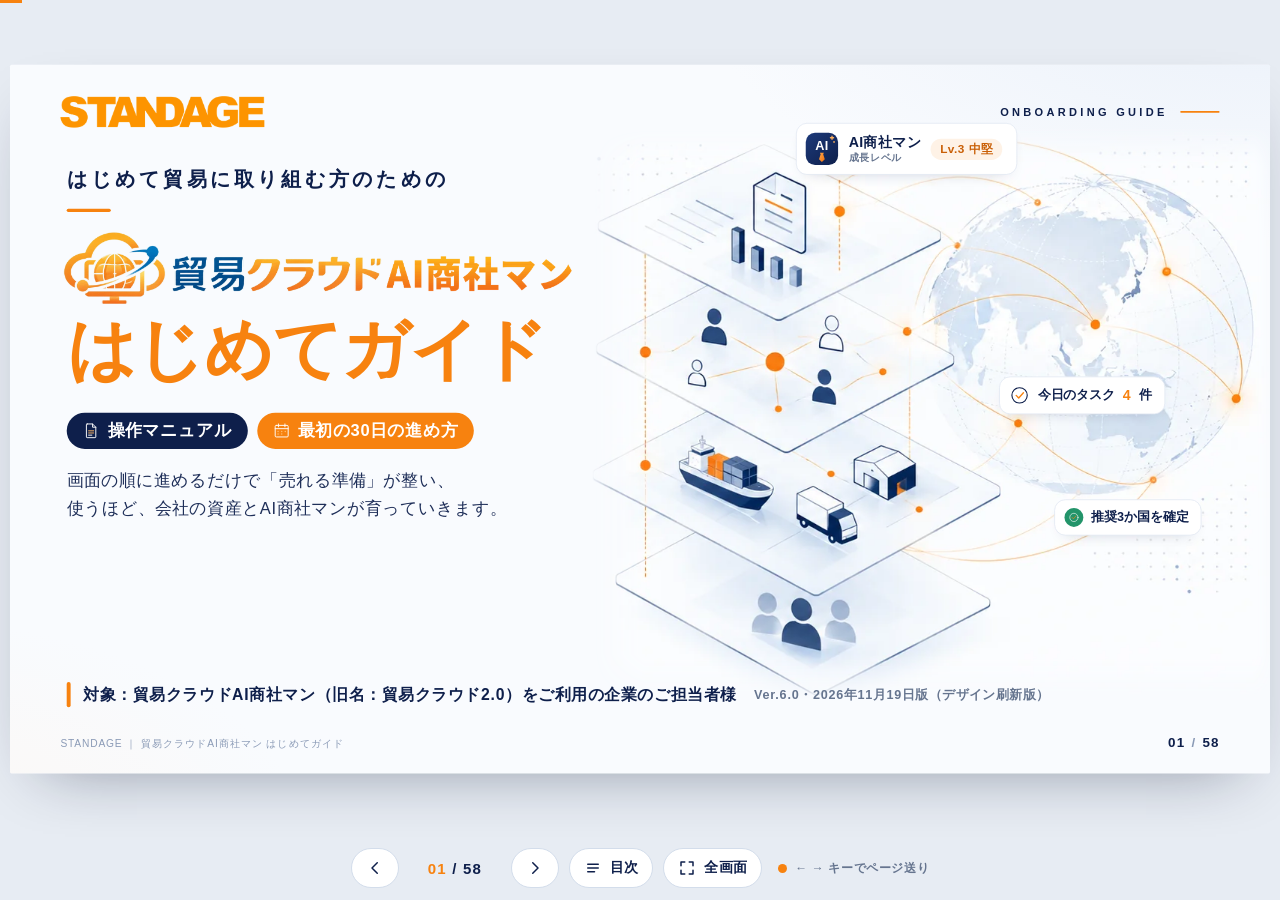
<file: guide/index.html>
<!doctype html><html lang="ja"><head><meta charset="utf-8"><meta name="viewport" content="width=device-width, initial-scale=1, viewport-fit=cover"><meta http-equiv="Content-Security-Policy" content="default-src 'none'; img-src 'self' data:; style-src 'unsafe-inline' https://fonts.googleapis.com; font-src https://fonts.gstatic.com; script-src 'unsafe-inline'; base-uri 'none'; form-action 'none'"><meta name="robots" content="noindex"><meta name="referrer" content="no-referrer"><style>:root {
  color-scheme: light;
}
body {
  margin: 0;
  font: 14px system-ui;
  background: #f7f7f5;
}
img {
  max-width: 100%;
}
[hidden] {
  display: none !important;
}
</style></head><body><title>貿易クラウドAI商社マン はじめてガイド</title>
<link rel="preconnect" href="https://fonts.googleapis.com">
<link rel="preconnect" href="https://fonts.gstatic.com" crossorigin>
<link rel="stylesheet" href="https://fonts.googleapis.com/css2?family=Montserrat:wght@500;600;700;800&family=Noto+Sans+JP:wght@400;500;700;800;900&display=swap">
<style>
:root {
  --bg:#F9FBFE;
  --paper:#FFFFFF;
  --ink:#0E1F4B;
  --ink2:#1F2F59;
  --text:#34425F;
  --muted:#66758F;
  --faint:#8A9AB6;
  --line:#E2E9F3;
  --line2:#D3DDEB;
  --pale:#EDF2F8;
  --pale2:#F4F7FB;
  --steel:#9DB0CC;
  --steel2:#C8D5E7;
  --or:#F7820F;
  --or2:#FFA44D;
  --ord:#C95F06;
  --orp:#FEF2E6;
  --orp2:#FCE3CB;
  --ok:#23946A;
  --okp:#E3F4EC;
  --shadow:0 18px 40px -24px rgba(14,31,75,.28), 0 2px 6px -2px rgba(14,31,75,.06);
  --shadow-s:0 8px 20px -14px rgba(14,31,75,.30);
  --jp:"Noto Sans JP","Hiragino Kaku Gothic ProN","Hiragino Sans","Yu Gothic UI","Meiryo","Malgun Gothic","Apple SD Gothic Neo",sans-serif;
  --en:"Montserrat","Noto Sans JP","Hiragino Sans","Meiryo",sans-serif;
  --stage:#E7ECF3;
  --stage2:#DCE3EE;
  --hud:#FFFFFF;
  --hud-ink:#0E1F4B;
  --hud-line:#D3DDEB;
  --hud-muted:#66758F;
  --fz-hero:92px;
  --fz-title:57px;
  --fz-lead:24px;
  --fz-h3:28px;
  --fz-body:20px;
  --fz-small:17px;
  --fz-cap:15px;
  --fz-big:64px;
  --gap-l:32px;
  --gap-m:20px;
  --gap-s:12px;
  --pad:28px;
  --r:18px;
}
@media (prefers-color-scheme: dark) {
  :root:not([data-theme=light]) {
    color-scheme: dark;
    --stage:#0B1222;
    --stage2:#111B31;
    --hud:#16213A;
    --hud-ink:#E8EEF8;
    --hud-line:#2A3858;
    --hud-muted:#9AA8C2;
  }
}
:root[data-theme=dark] {
  color-scheme: dark;
  --stage:#0B1222;
  --stage2:#111B31;
  --hud:#16213A;
  --hud-ink:#E8EEF8;
  --hud-line:#2A3858;
  --hud-muted:#9AA8C2;
}
html,
body {
  height: 100%;
}
body {
  margin: 0;
  background: var(--stage);
  color: var(--ink);
  font-family: var(--jp);
  -webkit-font-smoothing: antialiased;
  text-rendering: optimizeLegibility;
}
* {
  box-sizing: border-box;
}
button {
  font: inherit;
  color: inherit;
}
:focus-visible {
  outline: 3px solid var(--or);
  outline-offset: 3px;
  border-radius: 6px;
}
.app {
  position: relative;
  height: 100%;
  display: flex;
  flex-direction: column;
}
.stage {
  position: relative;
  flex: 1;
  min-height: 0;
  overflow: hidden;
}
.deck {
  position: absolute;
  left: 50%;
  top: 50%;
  width: 1600px;
  height: 900px;
  transform: translate(-50%, -50%) scale(var(--s,.5));
  transform-origin: 50% 50%;
}
.slide {
  position: absolute;
  inset: 0;
  background: var(--bg);
  color: var(--ink);
  overflow: hidden;
  visibility: hidden;
  opacity: 0;
  transition: opacity .45s ease, visibility 0s linear .45s;
  display: flex;
  flex-direction: column;
  gap: var(--gap-l);
  padding: 108px 64px 78px;
  border-radius: 2px;
  box-shadow: 0 30px 80px -40px rgba(8, 18, 44, .45);
}
.slide.on {
  visibility: visible;
  opacity: 1;
  transition: opacity .45s ease, visibility 0s;
}
.slide::before {
  content: "";
  position: absolute;
  inset: 0;
  pointer-events: none;
  background:
    radial-gradient(
      1200px 520px at 100% -10%,
      rgba(222, 232, 246, .55),
      transparent 60%),
    radial-gradient(
      900px 480px at -10% 110%,
      rgba(254, 242, 230, .45),
      transparent 60%);
}
.slide > * {
  position: relative;
}
.slide {
  word-break: auto-phrase;
  line-break: strict;
}
.hud {
  flex: none;
  display: flex;
  align-items: center;
  justify-content: center;
  gap: 10px;
  padding: 10px 16px calc(12px + env(safe-area-inset-bottom, 0px));
  color: var(--hud-ink);
}
.hud button {
  display: inline-flex;
  align-items: center;
  justify-content: center;
  gap: 8px;
  height: 40px;
  min-width: 40px;
  padding: 0 14px;
  border-radius: 999px;
  border: 1px solid var(--hud-line);
  background: var(--hud);
  color: var(--hud-ink);
  cursor: pointer;
  font-size: 14px;
  font-weight: 600;
  letter-spacing: .02em;
}
.hud button:hover {
  border-color: var(--or);
}
.hud button svg {
  width: 18px;
  height: 18px;
}
.hud .count {
  min-width: 92px;
  text-align: center;
  font: 600 15px var(--en);
  letter-spacing: .08em;
  color: var(--hud-ink);
}
.hud .count b {
  color: var(--or);
}
.hud .hint {
  font-size: 12px;
  color: var(--hud-muted);
  margin-left: 6px;
}
.hud .back {
  background: var(--or);
  border-color: var(--or);
  color: #fff;
  font-weight: 800;
  padding: 0 18px 0 14px;
  box-shadow: 0 10px 22px -12px rgba(247, 130, 15, .85);
}
.hud .back:hover {
  background: var(--ord);
  border-color: var(--ord);
}
.hud .back svg {
  width: 19px;
  height: 19px;
}
.backfab {
  display: none;
}
.m-scroll .backfab:not([hidden]) {
  display: inline-flex;
  align-items: center;
  gap: 8px;
  position: fixed;
  left: 50%;
  transform: translateX(-50%);
  bottom: calc(16px + env(safe-area-inset-bottom, 0px));
  z-index: 6;
  height: 44px;
  padding: 0 18px 0 14px;
  border-radius: 999px;
  border: 0;
  background: var(--or);
  color: #fff;
  font-size: 14px;
  font-weight: 800;
  letter-spacing: .02em;
  white-space: nowrap;
  cursor: pointer;
  box-shadow: 0 14px 30px -12px rgba(201, 95, 6, .8);
}
.m-scroll .backfab svg {
  width: 19px;
  height: 19px;
  flex: none;
}
.m-print .backfab,
.m-print .hud .back {
  display: none !important;
}
@media print {
  .backfab,
  .hud .back {
    display: none !important;
  }
}
.progress {
  position: absolute;
  left: 0;
  top: 0;
  height: 3px;
  background: var(--or);
  width: 0;
  transition: width .35s ease;
  z-index: 3;
}
.toc {
  position: absolute;
  inset: 0;
  z-index: 5;
  background: rgba(10, 20, 44, .55);
  display: flex;
  align-items: center;
  justify-content: center;
  padding: 24px;
}
.toc-in {
  width: min(1040px, 100%);
  max-height: 100%;
  overflow: auto;
  background: var(--hud);
  color: var(--hud-ink);
  border-radius: 20px;
  padding: 26px 28px;
  box-shadow: 0 30px 80px -30px rgba(0, 0, 0, .5);
}
.toc h2 {
  margin: 0 0 14px;
  font-size: 18px;
  letter-spacing: .06em;
}
.toc ol {
  list-style: none;
  margin: 0;
  padding: 0;
  display: grid;
  grid-template-columns: repeat(3, minmax(0, 1fr));
  gap: 8px;
}
.toc li button {
  width: 100%;
  text-align: left;
  display: flex;
  gap: 12px;
  align-items: baseline;
  padding: 10px 12px;
  border-radius: 12px;
  border: 1px solid var(--hud-line);
  background: transparent;
  cursor: pointer;
  font-size: 14px;
  line-height: 1.45;
  color: var(--hud-ink);
}
.toc li button:hover,
.toc li button[aria-current=true] {
  border-color: var(--or);
  background: rgba(247, 130, 15, .08);
}
.toc li b {
  font: 700 13px var(--en);
  color: var(--or);
  min-width: 24px;
}
.toc .sec {
  grid-column: 1/-1;
  font: 700 12px var(--en);
  letter-spacing: .2em;
  color: var(--hud-muted);
  margin-top: 8px;
}
.s-logo {
  position: absolute !important;
  left: 64px;
  top: 40px;
  height: 40px;
  width: auto;
}
.s-eye {
  position: absolute !important;
  right: 64px;
  top: 53px;
  display: flex;
  align-items: center;
  gap: 16px;
  font: 600 14px/1 var(--en);
  letter-spacing: .3em;
  color: var(--ink);
  text-transform: uppercase;
}
.s-eye::after {
  content: "";
  width: 50px;
  height: 2px;
  background: var(--or);
  border-radius: 2px;
}
.s-foot {
  position: absolute !important;
  left: 64px;
  right: 64px;
  bottom: 28px;
  display: flex;
  justify-content: space-between;
  align-items: center;
  font: 500 13px var(--jp);
  letter-spacing: .08em;
  color: var(--faint);
}
.s-foot .pg {
  font: 600 17px var(--en);
  letter-spacing: .08em;
  color: var(--ink);
}
.s-foot .pg i {
  font-style: normal;
  color: var(--faint);
  margin: 0 8px;
}
.s-head {
  flex: none;
}
.s-title {
  margin: 0;
  font-weight: 900;
  font-size: var(--fz-title);
  line-height: 1.2;
  letter-spacing: -.005em;
  color: var(--ink);
  font-feature-settings: "palt" 1;
  text-wrap: balance;
  word-break: auto-phrase;
}
.s-title em,
.hl {
  font-style: normal;
  color: var(--or);
}
.s-bar {
  width: 56px;
  height: 4px;
  border-radius: 2px;
  background: var(--or);
  margin-top: 18px;
}
.s-lead {
  margin: 14px 0 0;
  font-size: var(--fz-lead);
  font-weight: 500;
  line-height: 1.55;
  letter-spacing: .04em;
  color: var(--ink2);
  text-wrap: pretty;
  word-break: auto-phrase;
}
.s-body {
  flex: 1;
  min-height: 0;
  position: relative;
}
.demo-note {
  font-size: var(--fz-cap);
  color: var(--muted);
  letter-spacing: .03em;
}
.card {
  background: var(--paper);
  border: 1px solid var(--line);
  border-radius: var(--r);
  box-shadow: var(--shadow);
}
.panel-b {
  background: var(--pale);
  border-radius: var(--r);
}
.panel-o {
  background: var(--orp);
  border-radius: var(--r);
}
.ic {
  flex: none;
  display: inline-grid;
  place-items: center;
  width: 84px;
  height: 84px;
  border-radius: 50%;
  background: var(--pale);
  color: var(--ink);
}
.ic svg {
  width: 44px;
  height: 44px;
}
.ic.o {
  background: var(--orp);
  color: var(--ord);
}
.ic.sm {
  width: 60px;
  height: 60px;
}
.ic.sm svg {
  width: 32px;
  height: 32px;
}
.ic.xs {
  width: 44px;
  height: 44px;
}
.ic.xs svg {
  width: 24px;
  height: 24px;
}
.num {
  font: 800 38px/1 var(--en);
  color: var(--or);
  letter-spacing: .01em;
}
.num-u {
  display: inline-block;
  position: relative;
  padding-bottom: 10px;
}
.num-u::after {
  content: "";
  position: absolute;
  left: 0;
  bottom: 0;
  width: 44px;
  height: 3px;
  border-radius: 2px;
  background: var(--or);
}
.pill {
  display: inline-flex;
  align-items: center;
  gap: 8px;
  padding: 7px 20px;
  border-radius: 999px;
  background: var(--or);
  color: #fff;
  font-weight: 700;
  font-size: var(--fz-small);
  letter-spacing: .06em;
  font-feature-settings: "palt" 1;
  white-space: nowrap;
}
.pill.n {
  background: var(--ink);
}
.pill.l {
  background: var(--pale);
  color: var(--ink);
}
.pill.lo {
  background: var(--orp);
  color: var(--ord);
}
.tag {
  display: inline-flex;
  align-items: center;
  gap: 6px;
  padding: 4px 12px;
  border-radius: 999px;
  font-size: var(--fz-cap);
  font-weight: 700;
  letter-spacing: .04em;
  background: var(--pale);
  color: var(--ink2);
  white-space: nowrap;
}
.tag.o {
  background: var(--orp);
  color: var(--ord);
}
.tag.g {
  background: var(--okp);
  color: var(--ok);
}
.callout {
  display: flex;
  align-items: center;
  gap: 20px;
  padding: 18px 28px;
  border-radius: 14px;
  background: var(--orp);
  font-weight: 800;
  font-size: 25px;
  letter-spacing: .03em;
  color: var(--ink);
  font-feature-settings: "palt" 1;
}
.callout::before {
  content: "";
  flex: none;
  width: 5px;
  align-self: stretch;
  min-height: 34px;
  border-radius: 3px;
  background: var(--or);
}
.callout.b {
  background: var(--pale);
}
.callout .ic {
  width: 52px;
  height: 52px;
  background: transparent;
}
.h3 {
  margin: 0;
  font-size: var(--fz-h3);
  font-weight: 800;
  line-height: 1.3;
  letter-spacing: .02em;
  color: var(--ink);
  font-feature-settings: "palt" 1;
}
.p {
  margin: 0;
  font-size: var(--fz-body);
  line-height: 1.6;
  color: var(--text);
  font-weight: 500;
}
.small {
  font-size: var(--fz-small);
  line-height: 1.55;
  color: var(--text);
}
.cap {
  font-size: var(--fz-cap);
  line-height: 1.5;
  color: var(--muted);
}
.en {
  font-family: var(--en);
}
.b {
  font-weight: 800;
}
.row {
  display: flex;
  gap: var(--gap-m);
}
.col {
  display: flex;
  flex-direction: column;
  gap: var(--gap-m);
}
.grow {
  flex: 1;
  min-width: 0;
}
.btn {
  display: inline-flex;
  align-items: center;
  gap: 10px;
  height: 46px;
  padding: 0 22px;
  border-radius: 999px;
  border: 1.5px solid var(--or);
  background: var(--or);
  color: #fff;
  font-weight: 700;
  font-size: 17px;
  letter-spacing: .04em;
  cursor: pointer;
  white-space: nowrap;
  transition:
    transform .15s ease,
    box-shadow .15s ease,
    background .15s;
}
.btn:hover {
  transform: translateY(-1px);
  box-shadow: 0 10px 20px -12px rgba(247, 130, 15, .8);
}
.btn.ghost {
  background: #fff;
  color: var(--ord);
}
.btn.navy {
  background: var(--ink);
  border-color: var(--ink);
}
.btn svg {
  width: 18px;
  height: 18px;
}
.seg {
  display: inline-flex;
  padding: 4px;
  border-radius: 999px;
  background: var(--pale);
  gap: 4px;
}
.seg button {
  height: 40px;
  padding: 0 20px;
  border: 0;
  border-radius: 999px;
  background: transparent;
  font-weight: 700;
  font-size: 16px;
  color: var(--muted);
  cursor: pointer;
  letter-spacing: .03em;
  white-space: nowrap;
}
.seg button[aria-pressed=true] {
  background: #fff;
  color: var(--ink);
  box-shadow: 0 4px 12px -6px rgba(14, 31, 75, .35);
}
.seg button[aria-pressed=true].o {
  background: var(--or);
  color: #fff;
}
.bar {
  height: 8px;
  border-radius: 99px;
  background: var(--pale);
  overflow: hidden;
}
.bar > i {
  display: block;
  height: 100%;
  border-radius: 99px;
  background: var(--ink);
  width: var(--w,50%);
  transition: width .8s cubic-bezier(.2, .7, .2, 1);
}
.bar.o > i {
  background: var(--or);
}
.dotline {
  border-top: 2px dashed var(--steel2);
}
.ai-emb {
  width: 64px;
  height: 64px;
  flex: none;
}
.cols {
  display: grid;
  grid-template-columns: var(--cols,1fr 1fr);
  gap: var(--gap-l);
  height: 100%;
  min-height: 0;
}
.cols > * {
  min-width: 0;
  min-height: 0;
}
.hint {
  display: inline-flex;
  align-items: center;
  gap: 8px;
  font-size: 14px;
  font-weight: 700;
  color: var(--ord);
  letter-spacing: .05em;
  white-space: nowrap;
}
.hint::before {
  content: "";
  width: 9px;
  height: 9px;
  border-radius: 50%;
  background: var(--or);
  animation: pulse 2.2s infinite;
}
.caret {
  display: inline-block;
  width: 2px;
  height: 1.1em;
  margin-left: 2px;
  vertical-align: -.15em;
  background: var(--or);
  animation: blink 1s steps(1) infinite;
}
.m-scroll .cols {
  grid-template-columns: 1fr;
  height: auto;
}
.m-scroll .hint {
  font-size: 11px;
}
.win {
  background: #fff;
  border: 1px solid var(--line2);
  border-radius: 16px;
  box-shadow: var(--shadow);
  overflow: hidden;
  display: flex;
  flex-direction: column;
}
.win-bar {
  flex: none;
  display: flex;
  align-items: center;
  gap: 10px;
  height: 40px;
  padding: 0 16px;
  background: var(--pale2);
  border-bottom: 1px solid var(--line);
}
.win-bar .dots {
  display: flex;
  gap: 6px;
}
.win-bar .dots i {
  width: 10px;
  height: 10px;
  border-radius: 50%;
  background: #D5DDE9;
}
.win-bar .t {
  font-size: 14px;
  font-weight: 700;
  color: var(--ink2);
  letter-spacing: .03em;
  display: flex;
  align-items: center;
  gap: 8px;
}
.win-bar .t b {
  color: var(--or);
}
.win-bar .r {
  margin-left: auto;
  display: flex;
  gap: 8px;
  align-items: center;
}
.win-body {
  flex: 1;
  min-height: 0;
  position: relative;
}
@keyframes rise {
  from {
    opacity: 0;
    transform: translateY(16px);
  }
  to {
    opacity: 1;
    transform: none;
  }
}
@keyframes pop {
  from {
    opacity: 0;
    transform: scale(.94);
  }
  to {
    opacity: 1;
    transform: none;
  }
}
@keyframes floaty {
  0%, 100% {
    transform: translateY(0);
  }
  50% {
    transform: translateY(-7px);
  }
}
@keyframes pulse {
  0% {
    box-shadow: 0 0 0 0 rgba(247, 130, 15, .45);
  }
  70% {
    box-shadow: 0 0 0 14px rgba(247, 130, 15, 0);
  }
  100% {
    box-shadow: 0 0 0 0 rgba(247, 130, 15, 0);
  }
}
@keyframes blink {
  50% {
    opacity: 0;
  }
}
.slide.on .a-rise {
  animation: rise .7s cubic-bezier(.2, .7, .2, 1) both;
  animation-delay: calc(var(--d,0) * 90ms + 120ms);
}
.slide.on .a-pop {
  animation: pop .6s cubic-bezier(.2, .7, .2, 1) both;
  animation-delay: calc(var(--d,0) * 90ms + 120ms);
}
.floaty {
  animation: floaty 5s ease-in-out infinite;
}
@media (prefers-reduced-motion: reduce) {
  .slide,
  .slide.on {
    transition: none;
  }
  .slide.on .a-rise,
  .slide.on .a-pop,
  .floaty {
    animation: none !important;
  }
  .bar > i {
    transition: none;
  }
}
@page {
  size: 1600px 900px;
  margin: 0;
}
.m-print {
  height: auto;
}
.m-print .stage {
  overflow: visible;
}
.m-print .deck {
  position: static;
  transform: none;
  width: 1600px;
  height: auto;
}
.m-print .slide {
  position: relative;
  inset: auto;
  width: 1600px;
  height: 900px;
  visibility: visible;
  opacity: 1;
  transition: none;
  box-shadow: none;
  border-radius: 0;
  break-after: page;
  page-break-after: always;
}
.m-print .hud,
.m-print .progress,
.m-print .toc {
  display: none !important;
}
.m-print .a-rise,
.m-print .a-pop,
.m-print .floaty,
.m-print .hint::before {
  animation: none !important;
}
@media print {
  body {
    background: #fff;
  }
  .hud,
  .progress {
    display: none !important;
  }
}
.m-scroll {
  height: auto;
  min-height: 100%;
}
.m-scroll .stage {
  overflow: visible;
}
.m-scroll .deck {
  position: static;
  transform: none;
  width: auto;
  height: auto;
  display: flex;
  flex-direction: column;
  gap: 18px;
  padding: 16px 16px 28px;
}
.m-scroll .slide {
  position: relative;
  inset: auto;
  visibility: visible;
  opacity: 1;
  transition: none;
  padding: 64px 18px 54px;
  gap: 18px;
  border-radius: 18px;
  box-shadow: 0 10px 30px -18px rgba(8, 18, 44, .45);
  overflow: hidden;
}
.m-scroll .hud,
.m-scroll .progress {
  display: none;
}
.m-scroll {
  --fz-hero:40px;
  --fz-title:25px;
  --fz-lead:15px;
  --fz-h3:17px;
  --fz-body:14.5px;
  --fz-small:13px;
  --fz-cap:12px;
  --fz-big:34px;
  --gap-l:16px;
  --gap-m:12px;
  --gap-s:8px;
  --pad:16px;
  --r:14px;
}
.m-scroll .s-logo {
  left: 18px;
  top: 22px;
  height: 18px;
}
.m-scroll .s-eye {
  right: 18px;
  top: 26px;
  font-size: 9.5px;
  letter-spacing: .2em;
  gap: 8px;
}
.m-scroll .s-eye::after {
  width: 22px;
}
.m-scroll .s-foot {
  left: 18px;
  right: 18px;
  bottom: 16px;
  font-size: 10px;
}
.m-scroll .s-foot .pg {
  font-size: 12px;
}
.m-scroll .s-bar {
  margin-top: 10px;
  width: 40px;
  height: 3px;
}
.m-scroll .s-lead {
  margin-top: 8px;
}
.m-scroll .ic {
  width: 52px;
  height: 52px;
}
.m-scroll .ic svg {
  width: 28px;
  height: 28px;
}
.m-scroll .ic.sm {
  width: 42px;
  height: 42px;
}
.m-scroll .ic.sm svg {
  width: 22px;
  height: 22px;
}
.m-scroll .num {
  font-size: 24px;
}
.m-scroll .callout {
  font-size: 15px;
  padding: 12px 14px;
  gap: 12px;
}
.m-scroll .pill {
  padding: 5px 12px;
}
.m-scroll .btn {
  height: 38px;
  font-size: 14px;
  padding: 0 16px;
}
.m-scroll .seg button {
  height: 34px;
  padding: 0 12px;
  font-size: 13px;
}
.m-scroll .row {
  flex-direction: column;
}
.m-scroll .s-body {
  flex: none;
}
.m-scroll .fit {
  width: 100% !important;
}
.m-scroll .hide-s {
  display: none !important;
}
.m-scroll .slide.on .a-rise,
.m-scroll .slide.on .a-pop {
  animation: none;
}
.m-embed #fsBtn,
.m-embed .hud .hint {
  display: none;
}
.m-embed .hud {
  gap: 8px;
  padding: 6px 12px calc(8px + env(safe-area-inset-bottom, 0px));
}
.m-embed .hud button {
  height: 34px;
  min-width: 34px;
  padding: 0 12px;
}
.m-embed .hud button svg {
  width: 16px;
  height: 16px;
}
.m-embed .hud .count {
  min-width: 84px;
  font-size: 14px;
}
.m-web:not(.m-scroll):not(.m-print) .slide:not(.on) {
  content-visibility: hidden;
}
.m-web.m-scroll .slide {
  content-visibility: auto;
  contain-intrinsic-size: auto 1100px;
}
.m-web .tv-view.ld .tv-pin,
.m-web .tv-view.ld .tv-ring,
.m-web .tv-view.ld .tv-cur {
  visibility: hidden;
}
@property --iz { syntax:"<number>";inherits:true;initial-value:1 }
.s-foot .src {
  max-width: 900px;
  white-space: nowrap;
  overflow: hidden;
  text-overflow: ellipsis;
}
.tour {
  position: absolute;
  inset: 0;
  display: flex;
  flex-direction: column;
  background: #fff;
  border: 1px solid var(--line2);
  border-radius: 18px;
  box-shadow: var(--shadow);
  overflow: hidden;
}
.tv-bar {
  flex: none;
  height: 46px;
  display: flex;
  align-items: center;
  gap: 12px;
  padding: 0 10px 0 18px;
  background: var(--pale2);
  border-bottom: 1px solid var(--line);
}
.tv-dots {
  display: flex;
  gap: 6px;
  flex: none;
}
.tv-dots i {
  width: 10px;
  height: 10px;
  border-radius: 50%;
  background: #D5DDE9;
}
.tv-path {
  min-width: 0;
  flex: 1;
  font-size: 14px;
  font-weight: 700;
  color: var(--muted);
  letter-spacing: .02em;
  white-space: nowrap;
  overflow: hidden;
  text-overflow: ellipsis;
}
.tv-path b {
  color: var(--ink);
}
.tv-scn {
  flex: none;
  font: 700 12px var(--jp);
  letter-spacing: .06em;
  color: var(--ord);
  background: var(--orp);
  border-radius: 999px;
  padding: 4px 10px;
}
.tv-ctl {
  flex: none;
  display: flex;
  align-items: center;
  gap: 6px;
}
.tv-ctl button {
  display: inline-grid;
  place-items: center;
  height: 32px;
  min-width: 32px;
  padding: 0 10px;
  border-radius: 999px;
  border: 1px solid var(--line2);
  background: #fff;
  color: var(--ink2);
  font-weight: 800;
  font-size: 13px;
  cursor: pointer;
  letter-spacing: .02em;
}
.tv-ctl button:hover {
  border-color: var(--or);
  color: var(--ord);
}
.tv-ctl button svg {
  width: 14px;
  height: 14px;
}
.tv-ctl .tv-count {
  font: 700 12px var(--jp);
  color: var(--muted);
  min-width: 84px;
  text-align: center;
  letter-spacing: .04em;
}
.tv-ctl [data-a=play] .i-pause {
  display: none;
}
.tour.playing .tv-ctl [data-a=play] .i-play {
  display: none;
}
.tour.playing .tv-ctl [data-a=play] .i-pause {
  display: block;
}
.tour.playing .tv-ctl [data-a=play] {
  background: var(--or);
  border-color: var(--or);
  color: #fff;
}
.tv-view {
  position: relative;
  flex: 1;
  min-height: 0;
  overflow: hidden;
  background: #EEF2F7;
  background-image:
    linear-gradient(rgba(14, 31, 75, .035) 1px, transparent 1px),
    linear-gradient(
      90deg,
      rgba(14, 31, 75, .035) 1px,
      transparent 1px);
  background-size: 24px 24px;
  touch-action: pan-y;
}
.tv-layer {
  position: absolute;
  left: 0;
  top: 0;
  transform-origin: 0 0;
  transition:
    transform .95s cubic-bezier(.25, .75, .2, 1),
    --iz .95s cubic-bezier(.25, .75, .2, 1),
    opacity .45s ease;
  will-change: transform;
}
.tv-layer.off {
  opacity: 0;
  pointer-events: none;
}
.tv-layer img {
  display: block;
  width: 100%;
  height: 100%;
  border-radius: 4px;
  box-shadow: 0 12px 34px -20px rgba(14, 31, 75, .55), 0 0 0 1px rgba(14, 31, 75, .06);
  user-select: none;
  -webkit-user-drag: none;
}
.tv-ring {
  position: absolute;
  border: calc(3px * var(--iz,1)) solid var(--or);
  border-radius: calc(10px * var(--iz,1));
  box-shadow: 0 0 0 calc(6px * var(--iz,1)) rgba(247, 130, 15, .22), 0 0 0 99999px rgba(14, 31, 75, .22);
  opacity: 0;
  transition: opacity .45s ease;
  pointer-events: none;
}
.tv-ring.on {
  opacity: 1;
}
.tv-pin {
  position: absolute;
  display: grid;
  place-items: center;
  width: calc(30px * var(--iz,1));
  height: calc(30px * var(--iz,1));
  margin: calc(-14px * var(--iz,1)) 0 0 calc(-14px * var(--iz,1));
  padding: 0;
  border-radius: 50%;
  border: calc(2.5px * var(--iz,1)) solid #fff;
  background: var(--ink);
  color: #fff;
  font: 800 calc(15px * var(--iz,1))/1 var(--en);
  box-shadow: 0 calc(4px * var(--iz,1)) calc(10px * var(--iz,1)) rgba(14, 31, 75, .4);
  cursor: pointer;
  transition: background .3s, opacity .3s;
  z-index: 2;
}
.tv-pin.on {
  background: var(--or);
  animation: pinpulse 1.8s infinite;
}
.tour.focus .tv-pin:not(.on) {
  opacity: .28;
}
@keyframes pinpulse {
  0% {
    box-shadow: 0 0 0 0 rgba(247, 130, 15, .6);
  }
  70% {
    box-shadow: 0 0 0 calc(14px * var(--iz,1)) rgba(247, 130, 15, 0);
  }
  100% {
    box-shadow: 0 0 0 0 rgba(247, 130, 15, 0);
  }
}
.tv-cur {
  position: absolute;
  left: 0;
  top: 0;
  width: 28px;
  height: 28px;
  z-index: 4;
  pointer-events: none;
  opacity: 0;
  transform: translate(50%, 120%);
  transition: transform .85s cubic-bezier(.3, .7, .2, 1), opacity .35s;
}
.tv-cur.show {
  opacity: 1;
}
.tv-cur svg {
  width: 28px;
  height: 28px;
  fill: #0E1F4B;
  stroke: #fff;
  stroke-width: 1.6;
  filter: drop-shadow(0 3px 5px rgba(0, 0, 0, .35));
}
.tv-cur i {
  position: absolute;
  left: -4px;
  top: -4px;
  width: 18px;
  height: 18px;
  border-radius: 50%;
  border: 3px solid var(--or);
  opacity: 0;
}
.tv-cur.click i {
  animation: ripple .7s ease-out;
}
@keyframes ripple {
  0% {
    opacity: .95;
    transform: scale(.3);
  }
  100% {
    opacity: 0;
    transform: scale(2.6);
  }
}
.tv-pip {
  position: absolute;
  width: 44%;
  height: 47%;
  background: #EEF2F7;
  border: 2px solid #fff;
  border-radius: 14px;
  box-shadow: 0 18px 40px -16px rgba(14, 31, 75, .55);
  overflow: hidden;
  z-index: 3;
}
.tv-pip.pip-br {
  right: 14px;
  bottom: 14px;
}
.tv-pip.pip-tr {
  right: 14px;
  top: 14px;
}
.tv-pip.pip-bl {
  left: 14px;
  bottom: 14px;
}
.tv-pip.pip-tl {
  left: 14px;
  top: 14px;
}
.tv-pip.pip-rt {
  right: 14px;
  top: 14px;
  height: 58%;
  width: 40%;
}
.tv-pip.pip-rb {
  right: 14px;
  bottom: 14px;
  height: 58%;
  width: 40%;
}
.tv-pip .tv-layer {
  transition: none;
}
.tv-cell {
  position: absolute;
  overflow: hidden;
  border-radius: 12px;
  background: #fff;
  box-shadow: 0 0 0 1px rgba(14, 31, 75, .14);
}
.tv-cell .tv-layer {
  transition: none;
}
.plink {
  display: inline;
  border: 0;
  background: none;
  padding: 0 2px;
  font: 800 0.92em var(--en);
  color: var(--or);
  cursor: pointer;
  white-space: nowrap;
  text-decoration: underline;
  text-underline-offset: 3px;
}
.tv-pip-tag {
  position: absolute;
  left: 10px;
  top: 10px;
  z-index: 5;
  font: 800 12px var(--jp);
  letter-spacing: .06em;
  color: #fff;
  background: var(--ink);
  border-radius: 999px;
  padding: 4px 11px;
}
.slide.op {
  padding: 0;
  display: block;
}
.op-shot {
  position: absolute;
  left: 44px;
  top: 38px;
  width: 1000px;
  height: 800px;
}
.op-side {
  position: absolute;
  left: 1070px;
  top: 38px;
  width: 488px;
  bottom: 60px;
  display: flex;
  flex-direction: column;
  gap: 11px;
}
.op-eye {
  display: flex;
  align-items: center;
  gap: 10px;
  font: 800 14px var(--jp);
  letter-spacing: .14em;
  color: var(--ord);
}
.op-eye.plain::before {
  content: "";
  width: 28px;
  height: 4px;
  border-radius: 2px;
  background: var(--or);
}
.op-eye b {
  display: inline-grid;
  place-items: center;
  min-width: 30px;
  height: 30px;
  padding: 0 6px;
  border-radius: 9px;
  background: var(--or);
  color: #fff;
  font: 800 16px var(--en);
  letter-spacing: 0;
}
.op-title {
  margin: 0;
  font-size: 33px;
  font-weight: 900;
  line-height: 1.28;
  letter-spacing: -.005em;
  color: var(--ink);
  font-feature-settings: "palt" 1;
  text-wrap: balance;
  word-break: auto-phrase;
}
.op-lead {
  margin: 0;
  font-size: 15.5px;
  line-height: 1.7;
  color: var(--text);
  font-weight: 500;
  text-wrap: pretty;
}
.op-steps {
  list-style: none;
  margin: 0;
  padding: 0;
  display: flex;
  flex-direction: column;
  gap: 2px;
  counter-reset: st;
}
.op-steps li {
  position: relative;
  display: block;
  padding: 6px 10px 6px 46px;
  border-radius: 12px;
  font-size: 15.5px;
  line-height: 1.55;
  color: var(--text);
  font-weight: 500;
  cursor: pointer;
  transition: background .25s, box-shadow .25s;
  counter-increment: st;
}
.op-steps li::before {
  content: counter(st);
  position: absolute;
  left: 10px;
  top: 6px;
  display: grid;
  place-items: center;
  width: 26px;
  height: 26px;
  border-radius: 50%;
  background: var(--ink);
  color: #fff;
  font: 800 13.5px/1 var(--en);
}
.op-steps li b {
  color: var(--ink);
  font-weight: 800;
}
.op-steps li:hover {
  background: var(--pale2);
}
.op-steps li.on {
  background: var(--orp);
  box-shadow: inset 3px 0 0 var(--or);
}
.op-steps li.on::before {
  background: var(--or);
}
.op-steps li:focus-visible {
  outline: 3px solid var(--or);
  outline-offset: 1px;
}
.op-steps li .sc {
  display: inline-block;
  margin-left: 4px;
  padding: 0 8px;
  border-radius: 999px;
  background: var(--pale);
  color: var(--muted);
  font-size: 11.5px;
  font-weight: 800;
  vertical-align: 1px;
  white-space: nowrap;
}
.op-foot {
  margin-top: auto;
  display: flex;
  flex-direction: column;
  gap: 9px;
}
.op-box {
  position: relative;
  border-radius: 14px;
  padding: 10px 16px 11px 56px;
}
.op-box .bi {
  position: absolute;
  left: 13px;
  top: 11px;
  width: 32px;
  height: 32px;
  border-radius: 10px;
  display: grid;
  place-items: center;
}
.op-box .bi svg {
  width: 21px;
  height: 21px;
}
.op-box h4 {
  margin: 0 0 2px;
  font-size: 12.5px;
  font-weight: 800;
  letter-spacing: .12em;
}
.op-box p {
  margin: 0;
  font-size: 14.5px;
  line-height: 1.6;
  color: var(--ink2);
  font-weight: 600;
}
.op-box .fmt {
  display: inline-flex;
  flex-wrap: wrap;
  gap: 5px;
  margin-left: 6px;
  vertical-align: 2px;
}
.op-box .fmt span {
  font-size: 11px;
  font-weight: 800;
  letter-spacing: .04em;
  padding: 1px 8px;
  border-radius: 999px;
  background: #fff;
  color: var(--ord);
  border: 1px solid var(--orp2);
}
.op-out {
  background: var(--orp);
}
.op-out h4 {
  color: var(--ord);
}
.op-out .bi {
  background: var(--or);
  color: #fff;
  --ac:#fff;
}
.op-why {
  background: var(--pale);
}
.op-why h4 {
  color: var(--ink);
}
.op-why .bi {
  background: var(--ink);
  color: #fff;
  --ac:#FFA44D;
}
.op-tip {
  background: #fff;
  border: 1px dashed var(--steel2);
}
.op-tip h4 {
  color: var(--muted);
}
.op-tip .bi {
  background: var(--pale);
  color: var(--ink);
}
.slide.op .s-foot {
  bottom: 18px;
  left: 44px;
  right: 44px;
}
.op-eye .op-cs {
  margin-left: 4px;
  padding: 2px 11px;
  border-radius: 999px;
  background: var(--or);
  color: #fff;
  font: 800 12.5px var(--en);
  letter-spacing: .06em;
}
.op-csband {
  margin: 0;
  padding: 9px 13px;
  border-radius: 12px;
  background: #FFF1DE;
  border: 1.5px dashed var(--or);
  font-size: 14px;
  line-height: 1.6;
  font-weight: 600;
  color: var(--text);
  text-wrap: pretty;
}
.op-csband b {
  color: var(--ord);
}
.op-csband b:first-child {
  display: inline-block;
  margin-right: 7px;
  padding: 0 9px;
  border-radius: 999px;
  background: var(--or);
  color: #fff;
  font-size: 12.5px;
  letter-spacing: .04em;
}
.m-scroll .op-csband {
  order: -1;
  font-size: 12.5px;
}
.m-scroll .slide.op {
  padding: 58px 14px 50px;
  display: flex;
  flex-direction: column;
  gap: 14px;
}
.m-scroll .op-shot {
  position: relative;
  left: auto;
  top: auto;
  width: 100%;
  height: auto;
  aspect-ratio: 1000/800;
  max-width: 100%;
}
.m-scroll .op-side {
  display: contents;
}
.m-scroll .op-eye {
  order: -3;
}
.m-scroll .op-title {
  order: -2;
  font-size: 22px;
}
.m-scroll .op-lead {
  order: -1;
  font-size: 13.5px;
}
.m-scroll .op-steps {
  order: 2;
}
.m-scroll .op-foot {
  order: 3;
}
.m-scroll .op-steps li {
  font-size: 13px;
  padding: 6px 8px 6px 38px;
}
.m-scroll .op-steps li::before {
  width: 22px;
  height: 22px;
  left: 8px;
  top: 6px;
  font-size: 11.5px;
}
.m-scroll .op-box {
  padding: 10px 12px 10px 50px;
}
.m-scroll .op-box p {
  font-size: 12.5px;
}
.m-scroll .op-box .bi {
  left: 10px;
  width: 28px;
  height: 28px;
}
.m-scroll .tv-bar {
  height: 40px;
  padding: 0 8px 0 12px;
  gap: 8px;
}
.m-scroll .tv-dots,
.m-scroll .tv-scn {
  display: none;
}
.m-scroll .tv-path {
  font-size: 11.5px;
}
.m-scroll .tv-ctl button {
  height: 28px;
  min-width: 28px;
  padding: 0 7px;
  font-size: 11px;
}
.m-scroll .tv-ctl .tv-count {
  display: none;
}
.m-scroll .tv-pin {
  width: calc(22px * var(--iz,1));
  height: calc(22px * var(--iz,1));
  margin: calc(-10px * var(--iz,1)) 0 0 calc(-10px * var(--iz,1));
  font-size: calc(11px * var(--iz,1));
}
.m-print .tv-ctl button {
  display: none;
}
.m-print .tv-cur {
  display: none;
}
.m-print .tv-layer {
  transition: none;
}
.m-print .op-steps li.on {
  background: transparent;
  box-shadow: none;
}
.m-print .tv-view {
  background: #EEF2F7;
}
.m-print .tv-view {
  contain: strict;
}
.m-print .tv-ring {
  display: none;
}
.m-print .tv-layer img {
  box-shadow: none;
  outline: 1px solid rgba(14, 31, 75, .10);
}
.m-print .tv-pip {
  box-shadow: 0 0 0 1px rgba(14, 31, 75, .14);
}
.m-print .tv-pin {
  box-shadow: none;
}
@media (prefers-reduced-motion: reduce) {
  .tv-layer,
  .tv-cur,
  .tv-ring {
    transition: none;
  }
  .tv-pin.on {
    animation: none;
  }
}
#s01 {
  padding: 0;
}
#s01 .cv-left {
  position: absolute;
  left: 72px;
  top: 128px;
  width: 760px;
  z-index: 2;
}
#s01 .cv-kick {
  font-size: 26px;
  font-weight: 700;
  letter-spacing: .14em;
  color: var(--ink);
  font-feature-settings: "palt" 1;
}
#s01 .cv-left .s-bar {
  margin-top: 20px;
}
#s01 .cv-h {
  margin: 24px 0 0;
  font-size: 86px;
  font-weight: 900;
  line-height: 1.16;
  letter-spacing: -.01em;
  color: var(--ink);
  font-feature-settings: "palt" 1;
}
#s01 .cv-h .hl {
  display: block;
}
#s01 .cv-h .cv-logo {
  display: block;
  width: 650px;
  max-width: 100%;
  height: auto;
  margin: 0 0 6px -6px;
}
#s01 .cv-chips {
  margin-top: 30px;
  display: flex;
  gap: 12px;
  flex-wrap: wrap;
}
#s01 .cv-chips span {
  display: inline-flex;
  align-items: center;
  gap: 10px;
  padding: 9px 20px;
  border-radius: 999px;
  font-size: 21px;
  font-weight: 800;
  letter-spacing: .04em;
  background: var(--ink);
  color: #fff;
}
#s01 .cv-chips span.o {
  background: var(--or);
}
#s01 .cv-chips svg {
  width: 22px;
  height: 22px;
  --ac:#FFB866;
}
#s01 .cv-sub {
  margin: 22px 0 0;
  font-size: 21px;
  font-weight: 500;
  color: var(--ink2);
  letter-spacing: .04em;
  line-height: 1.7;
}
#s01 .cv-tag {
  position: absolute;
  left: 72px;
  bottom: 84px;
  display: flex;
  align-items: center;
  gap: 16px;
  font-size: 20px;
  font-weight: 700;
  letter-spacing: .05em;
  color: var(--ink);
  z-index: 2;
}
#s01 .cv-tag::before {
  content: "";
  width: 5px;
  height: 32px;
  border-radius: 3px;
  background: var(--or);
}
#s01 .cv-tag small {
  font-size: 16px;
  color: var(--muted);
  font-weight: 700;
  margin-left: 6px;
}
#s01 .cv-art {
  position: absolute;
  right: -6px;
  top: 78px;
  width: 870px;
  height: 729px;
}
#s01 .cv-art img {
  display: block;
  width: 100%;
  height: 100%;
  object-fit: contain;
  mix-blend-mode: multiply;
  -webkit-mask-image:
    linear-gradient(
      90deg,
      transparent 0,
      #000 8%,
      #000 97%,
      transparent 100%),
    linear-gradient(
      180deg,
      transparent 0,
      #000 7%,
      #000 92%,
      transparent 100%);
  -webkit-mask-composite: source-in;
  mask-image:
    linear-gradient(
      90deg,
      transparent 0,
      #000 8%,
      #000 97%,
      transparent 100%),
    linear-gradient(
      180deg,
      transparent 0,
      #000 7%,
      #000 92%,
      transparent 100%);
  mask-composite: intersect;
}
#s01 .chip {
  position: absolute;
  display: flex;
  align-items: center;
  gap: 10px;
  padding: 10px 16px 10px 12px;
  background: #fff;
  border: 1px solid var(--line);
  border-radius: 14px;
  box-shadow: var(--shadow-s);
  font-size: 16px;
  font-weight: 700;
  color: var(--ink);
  white-space: nowrap;
  letter-spacing: .02em;
}
#s01 .chip svg.i {
  width: 26px;
  height: 26px;
  color: var(--ink);
}
#s01 .chip b {
  font: 800 18px var(--en);
  color: var(--or);
}
#s01 .chip.ai {
  padding: 10px 18px 10px 10px;
  gap: 12px;
  font-size: 18px;
}
#s01 .chip.ai .ai-emb {
  width: 44px;
  height: 44px;
}
#s01 .chip.ai small {
  display: block;
  font-size: 13px;
  color: var(--muted);
  font-weight: 600;
  letter-spacing: .04em;
}
#s01 .chip .ok {
  display: inline-grid;
  place-items: center;
  width: 24px;
  height: 24px;
  border-radius: 50%;
  background: var(--ok);
  color: #fff;
}
#s01 .chip .ok svg {
  width: 14px;
  height: 14px;
}
.m-scroll #s01 {
  padding: 64px 18px 54px;
}
.m-scroll #s01 .cv-left {
  position: relative;
  left: auto;
  top: auto;
  width: auto;
}
.m-scroll #s01 .cv-kick {
  font-size: 14px;
}
.m-scroll #s01 .cv-h {
  margin-top: 14px;
  font-size: 38px;
}
.m-scroll #s01 .cv-h .cv-logo {
  width: 300px;
  margin: 0 0 4px -3px;
}
.m-scroll #s01 .cv-chips {
  margin-top: 16px;
  gap: 8px;
}
.m-scroll #s01 .cv-chips span {
  font-size: 13px;
  padding: 6px 12px;
}
.m-scroll #s01 .cv-sub {
  font-size: 14px;
}
.m-scroll #s01 .cv-sub br {
  display: none;
}
.m-scroll #s01 .cv-tag {
  position: relative;
  left: auto;
  bottom: auto;
  font-size: 13px;
  margin-top: 6px;
  gap: 10px;
  flex-wrap: wrap;
}
.m-scroll #s01 .cv-tag::before {
  height: 22px;
}
.m-scroll #s01 .cv-art {
  position: relative;
  right: auto;
  top: auto;
  width: 100%;
  height: auto;
  aspect-ratio: 914/766;
  margin-top: 6px;
}
.m-scroll #s01 .chip {
  display: none;
}
#s02 .b02 {
  display: grid;
  grid-template-columns: 600px 1fr;
  gap: 34px;
  height: 100%;
}
#s02 .paths {
  display: flex;
  flex-direction: column;
  gap: 14px;
}
#s02 .pth {
  display: grid;
  grid-template-columns: 64px 1fr auto;
  gap: 18px;
  align-items: center;
  padding: 18px 20px;
  text-align: left;
  cursor: pointer;
  font: inherit;
  color: inherit;
  transition: border-color .2s, transform .2s;
}
#s02 .pth:hover {
  border-color: var(--or);
  transform: translateY(-2px);
}
#s02 .pth .ic {
  width: 64px;
  height: 64px;
}
#s02 .pth .ic svg {
  width: 34px;
  height: 34px;
}
#s02 .pth h3 {
  margin: 0;
  font-size: 23px;
  font-weight: 900;
  color: var(--ink);
}
#s02 .pth p {
  margin: 4px 0 0;
  font-size: 15.5px;
  line-height: 1.6;
  color: var(--text);
  font-weight: 600;
}
#s02 .pth .go {
  display: flex;
  flex-direction: column;
  align-items: flex-end;
  gap: 4px;
  font-size: 13px;
  font-weight: 800;
  color: var(--muted);
  white-space: nowrap;
}
#s02 .pth .go b {
  font: 800 20px var(--en);
  color: var(--or);
}
#s02 .keys {
  display: flex;
  flex-wrap: wrap;
  gap: 10px 16px;
  margin-top: 4px;
  font-size: 14.5px;
  font-weight: 700;
  color: var(--ink2);
}
#s02 .keys span {
  display: inline-flex;
  align-items: center;
  gap: 8px;
}
#s02 .keys kbd {
  display: inline-grid;
  place-items: center;
  min-width: 30px;
  height: 28px;
  padding: 0 8px;
  border-radius: 7px;
  border: 1px solid var(--line2);
  border-bottom-width: 3px;
  background: #fff;
  font: 800 13px var(--en);
  color: var(--ink);
}
#s02 .anat {
  position: relative;
  padding: 22px 24px 20px;
}
#s02 .anat h3 {
  margin: 0 0 14px;
  font-size: 20px;
  font-weight: 900;
  color: var(--ink);
  display: flex;
  align-items: center;
  gap: 10px;
}
#s02 .anat h3 .tag {
  font-size: 13px;
}
#s02 .mock {
  position: relative;
  height: 380px;
  display: grid;
  grid-template-columns: 1.9fr 1fr;
  gap: 16px;
}
#s02 .mk-shot {
  position: relative;
  border-radius: 12px;
  border: 1px solid var(--line2);
  background: #EEF2F7;
  overflow: hidden;
}
#s02 .mk-bar {
  height: 24px;
  background: var(--pale2);
  border-bottom: 1px solid var(--line);
  display: flex;
  align-items: center;
  gap: 5px;
  padding: 0 10px;
}
#s02 .mk-bar i {
  width: 7px;
  height: 7px;
  border-radius: 50%;
  background: #D5DDE9;
}
#s02 .mk-bar span {
  margin-left: 8px;
  font-size: 10px;
  font-weight: 800;
  color: var(--muted);
}
#s02 .mk-img {
  position: absolute;
  left: 14px;
  right: 14px;
  top: 36px;
  bottom: 14px;
  border-radius: 6px;
  background: #fff;
  box-shadow: 0 8px 20px -14px rgba(14, 31, 75, .5);
  overflow: hidden;
}
#s02 .mk-img i {
  position: absolute;
  display: block;
  border-radius: 4px;
  background: var(--pale);
}
#s02 .mk-pin {
  position: absolute;
  width: 22px;
  height: 22px;
  border-radius: 50%;
  background: var(--ink);
  color: #fff;
  border: 2px solid #fff;
  font: 800 11px/18px var(--en);
  text-align: center;
  box-shadow: 0 3px 6px rgba(14, 31, 75, .35);
}
#s02 .mk-pin.o {
  background: var(--or);
}
#s02 .mk-ring {
  position: absolute;
  border: 2.5px solid var(--or);
  border-radius: 8px;
  box-shadow: 0 0 0 999px rgba(14, 31, 75, .18);
}
#s02 .mk-side {
  display: flex;
  flex-direction: column;
  gap: 8px;
}
#s02 .mk-side i {
  display: block;
  border-radius: 6px;
  background: var(--pale);
}
#s02 .mk-side .st {
  display: flex;
  gap: 6px;
  align-items: center;
}
#s02 .mk-side .st b {
  flex: none;
  width: 16px;
  height: 16px;
  border-radius: 50%;
  background: var(--ink);
}
#s02 .mk-side .st.on {
  background: var(--orp);
  border-radius: 6px;
  padding: 3px;
}
#s02 .mk-side .st.on b {
  background: var(--or);
}
#s02 .mk-side .bx {
  height: 46px;
  border-radius: 8px;
}
#s02 .mk-side .bx.o {
  background: var(--orp);
}
#s02 .mk-side .bx.n {
  background: var(--pale);
}
#s02 .calls {
  position: absolute;
  inset: 0;
  pointer-events: none;
}
#s02 .call {
  position: absolute;
  display: flex;
  align-items: center;
  gap: 8px;
  padding: 6px 12px 6px 6px;
  background: #fff;
  border: 1.5px solid var(--line2);
  border-radius: 999px;
  font-size: 13.5px;
  font-weight: 800;
  color: var(--ink);
  white-space: nowrap;
  box-shadow: var(--shadow-s);
  transition:
    border-color .3s,
    transform .3s,
    box-shadow .3s;
}
#s02 .call b {
  display: inline-grid;
  place-items: center;
  width: 24px;
  height: 24px;
  border-radius: 50%;
  background: var(--ink);
  color: #fff;
  font: 800 12px var(--en);
}
#s02 .call.on {
  border-color: var(--or);
  transform: scale(1.06);
  box-shadow: 0 10px 24px -12px rgba(247, 130, 15, .8);
}
#s02 .call.on b {
  background: var(--or);
}
#s02 .anat .note {
  margin: 14px 0 0;
  font-size: 14px;
  line-height: 1.6;
  color: var(--muted);
  font-weight: 600;
}
.m-scroll #s02 .b02 {
  grid-template-columns: 1fr;
}
.m-scroll #s02 .pth {
  grid-template-columns: 44px 1fr;
  padding: 12px;
}
.m-scroll #s02 .pth .ic {
  width: 44px;
  height: 44px;
}
.m-scroll #s02 .pth .ic svg {
  width: 24px;
  height: 24px;
}
.m-scroll #s02 .pth .go {
  display: none;
}
.m-scroll #s02 .pth h3 {
  font-size: 16px;
}
.m-scroll #s02 .pth p {
  font-size: 13px;
}
.m-scroll #s02 .anat {
  padding: 14px;
}
.m-scroll #s02 .mock {
  height: auto;
  grid-template-columns: 1fr;
  gap: 8px;
}
.m-scroll #s02 .mk-shot,
.m-scroll #s02 .mk-side {
  display: none;
}
.m-scroll #s02 .calls {
  position: static;
  display: flex;
  flex-direction: column;
  gap: 6px;
}
.m-scroll #s02 .call {
  position: static;
  white-space: normal;
  font-size: 12.5px;
}
.m-scroll #s02 .keys {
  font-size: 12px;
}
#s03 .b03 {
  display: grid;
  grid-template-columns: 860px 1fr;
  gap: 30px;
  height: 100%;
}
#s03 .cyc {
  position: relative;
  height: 510px;
  width: 860px;
}
#s03 .cyc svg.trk {
  position: absolute;
  inset: 0;
  width: 100%;
  height: 100%;
  overflow: visible;
}
#s03 .trk .ring {
  fill: none;
  stroke: #B9C8DD;
  stroke-width: 4;
  stroke-dasharray: .05 1.1;
  stroke-linecap: round;
}
#s03 .trk .prog {
  fill: none;
  stroke: url(#gOr);
  stroke-width: 6;
  stroke-linecap: round;
  transition: stroke-dashoffset 1.2s cubic-bezier(.3, .7, .2, 1);
}
#s03 .nd {
  position: absolute;
  width: 170px;
  margin-left: -85px;
  display: flex;
  flex-direction: column;
  align-items: center;
  gap: 6px;
  text-align: center;
  cursor: pointer;
  background: none;
  border: 0;
  padding: 0;
  font: inherit;
  color: inherit;
}
#s03 .nd.up {
  flex-direction: column-reverse;
  transform: translateY(calc(-100% + 42px));
}
#s03 .nd.dn {
  transform: translateY(-42px);
}
#s03 .nd .c {
  position: relative;
  width: 84px;
  height: 84px;
  border-radius: 50%;
  background: #fff;
  border: 2.5px solid var(--line2);
  display: grid;
  place-items: center;
  box-shadow: var(--shadow-s);
  transition:
    border-color .35s,
    background .35s,
    transform .35s;
}
#s03 .nd .c svg {
  width: 42px;
  height: 42px;
  color: var(--ink);
}
#s03 .nd .c i {
  position: absolute;
  right: -6px;
  top: -6px;
  width: 28px;
  height: 28px;
  border-radius: 50%;
  background: var(--ink);
  color: #fff;
  font: 800 13px/28px var(--en);
  font-style: normal;
}
#s03 .nd b {
  font-size: 17px;
  font-weight: 900;
  color: var(--ink);
  letter-spacing: .02em;
  white-space: nowrap;
}
#s03 .nd em {
  font-style: normal;
  font-size: 12.5px;
  font-weight: 800;
  color: var(--ord);
  background: var(--orp);
  border-radius: 999px;
  padding: 3px 10px;
  white-space: nowrap;
}
#s03 .nd.done .c {
  border-color: var(--or);
}
#s03 .nd.on .c {
  background: var(--orp);
  border-color: var(--or);
  transform: scale(1.1);
  box-shadow: 0 0 0 8px rgba(247, 130, 15, .16), var(--shadow-s);
}
#s03 .nd.on .c i {
  background: var(--or);
}
#s03 .ctr {
  position: absolute;
  left: 50%;
  top: 50%;
  width: 176px;
  height: 176px;
  margin: -88px 0 0 -88px;
  border-radius: 50%;
  background:
    radial-gradient(
      circle at 50% 38%,
      #fff,
      #F3F7FC);
  box-shadow: 0 30px 60px -34px rgba(14, 31, 75, .45), inset 0 0 0 1px var(--line);
  display: flex;
  flex-direction: column;
  align-items: center;
  justify-content: center;
  gap: 4px;
  text-align: center;
}
#s03 .ctr svg.g {
  position: absolute;
  inset: -12px;
  width: 200px;
  height: 200px;
  transform: rotate(-90deg);
}
#s03 .ctr .g .bg {
  fill: none;
  stroke: #E6ECF4;
  stroke-width: 10;
}
#s03 .ctr .g .fg {
  fill: none;
  stroke: var(--or);
  stroke-width: 10;
  stroke-linecap: round;
  transition: stroke-dashoffset 1s cubic-bezier(.3, .7, .2, 1);
}
#s03 .ctr .ai-emb {
  width: 44px;
  height: 44px;
}
#s03 .ctr .nm {
  font-size: 16px;
  font-weight: 900;
  color: var(--ink);
}
#s03 .ctr .lv {
  font-size: 14px;
  font-weight: 800;
  color: var(--ord);
}
#s03 .ctr .pc {
  font: 800 24px/1 var(--en);
  color: var(--ink);
}
#s03 .ctr .pc small {
  font-size: 15px;
  margin-left: 2px;
}
#s03 .det {
  display: flex;
  flex-direction: column;
  gap: 14px;
  padding: 26px 28px;
}
#s03 .det .no {
  font: 800 14px var(--en);
  letter-spacing: .2em;
  color: var(--or);
}
#s03 .det h3 {
  margin: 0;
  font-size: 32px;
  font-weight: 900;
  color: var(--ink);
  line-height: 1.25;
}
#s03 .det dl {
  margin: 0;
  display: grid;
  grid-template-columns: 120px 1fr;
  gap: 12px 14px;
  align-items: start;
}
#s03 .det dt {
  font-size: 14px;
  font-weight: 800;
  color: var(--muted);
  letter-spacing: .08em;
  padding-top: 3px;
}
#s03 .det dd {
  margin: 0;
  font-size: 18px;
  font-weight: 700;
  color: var(--ink2);
  line-height: 1.55;
}
#s03 .det dd.as {
  color: var(--ord);
}
#s03 .det .btn {
  align-self: flex-start;
  margin-top: 4px;
}
#s03 .det .hint {
  margin-top: auto;
}
#s03 .all {
  display: none;
}
#s03 .loop {
  position: absolute;
  left: 70px;
  top: 257px;
  transform: translate(-50%, -50%);
  font-size: 13px;
  font-weight: 800;
  color: var(--ord);
  background: var(--bg);
  border: 1.5px solid var(--orp2);
  border-radius: 999px;
  padding: 4px 10px;
  white-space: nowrap;
}
.m-print #s03 .det {
  display: none;
}
.m-print #s03 .all {
  display: flex;
}
#s03 .all {
  flex-direction: column;
  gap: 8px;
  padding: 18px 22px;
}
#s03 .all div {
  display: grid;
  grid-template-columns: 28px 130px 1fr;
  gap: 10px;
  align-items: baseline;
  font-size: 15px;
  line-height: 1.5;
  padding-bottom: 7px;
  border-bottom: 1px dashed var(--line2);
}
#s03 .all div:last-child {
  border-bottom: 0;
}
#s03 .all b {
  font: 800 14px var(--en);
  color: var(--or);
}
#s03 .all span {
  font-weight: 800;
  color: var(--ink);
}
#s03 .all em {
  font-style: normal;
  font-weight: 700;
  color: var(--text);
}
.m-scroll #s03 .b03 {
  grid-template-columns: 1fr;
}
.m-scroll #s03 .cyc {
  height: auto;
  display: flex;
  flex-direction: column;
  gap: 8px;
}
.m-scroll #s03 .cyc svg.trk,
.m-scroll #s03 .ctr,
.m-scroll #s03 .loop {
  display: none;
}
.m-scroll #s03 .nd,
.m-scroll #s03 .nd.up,
.m-scroll #s03 .nd.dn {
  position: static;
  width: auto;
  margin: 0;
  flex-direction: row;
  gap: 10px;
  text-align: left;
  transform: none;
}
.m-scroll #s03 .cyc {
  width: auto;
}
.m-scroll #s03 .nd .c {
  width: 44px;
  height: 44px;
  flex: none;
}
.m-scroll #s03 .nd .c svg {
  width: 24px;
  height: 24px;
}
.m-scroll #s03 .nd .c i {
  width: 18px;
  height: 18px;
  font-size: 10px;
  line-height: 18px;
  right: -4px;
  top: -4px;
}
.m-scroll #s03 .nd b {
  font-size: 14px;
}
.m-scroll #s03 .det {
  padding: 14px;
}
.m-scroll #s03 .det h3 {
  font-size: 19px;
}
.m-scroll #s03 .det dl {
  grid-template-columns: 1fr;
  gap: 4px;
}
.m-scroll #s03 .det dd {
  font-size: 14px;
  margin-bottom: 6px;
}
#s04 .b04 {
  display: flex;
  flex-direction: column;
  gap: 14px;
  height: 100%;
}
#s04 .route {
  position: relative;
  flex: none;
  height: 96px;
  margin: 0 8px;
}
#s04 .route .sea {
  position: absolute;
  left: 0;
  right: 0;
  top: 46px;
  height: 0;
  border-top: 5px dashed #C8D5E7;
}
#s04 .route .done {
  position: absolute;
  left: 0;
  top: 44px;
  height: 6px;
  border-radius: 3px;
  background:
    linear-gradient(
      90deg,
      #FFB866,
      #F7820F);
  width: 0;
  transition: width 1s cubic-bezier(.3, .7, .2, 1);
}
#s04 .route .stop {
  position: absolute;
  top: 22px;
  width: 50px;
  height: 50px;
  margin-left: -25px;
  border-radius: 50%;
  background: #fff;
  border: 2.5px solid var(--line2);
  display: grid;
  place-items: center;
  transition: border-color .3s, background .3s;
  cursor: pointer;
  padding: 0;
}
#s04 .route .stop svg {
  width: 26px;
  height: 26px;
  color: var(--ink);
}
#s04 .route .stop.on {
  border-color: var(--or);
  background: var(--orp);
}
#s04 .route .stop.done {
  border-color: var(--or);
}
#s04 .route .boat {
  position: absolute;
  top: -6px;
  width: 54px;
  height: 40px;
  margin-left: -27px;
  transition: left 1s cubic-bezier(.3, .7, .2, 1);
  color: var(--ord);
}
#s04 .route .boat svg {
  width: 54px;
  height: 40px;
}
#s04 .route .jp,
#s04 .route .ww {
  position: absolute;
  top: 76px;
  font-size: 13px;
  font-weight: 800;
  color: var(--muted);
  letter-spacing: .08em;
}
#s04 .route .jp {
  left: 0;
}
#s04 .route .ww {
  right: 0;
}
#s04 .cols {
  flex: 1;
  min-height: 0;
  display: grid;
  grid-template-columns: repeat(7, minmax(0, 1fr));
  gap: 12px;
}
#s04 .st {
  display: flex;
  flex-direction: column;
  gap: 9px;
  padding: 14px 14px 12px;
  text-align: left;
  cursor: pointer;
  transition:
    border-color .3s,
    box-shadow .3s,
    transform .3s;
}
#s04 .st.on {
  border-color: var(--or);
  box-shadow: 0 22px 40px -26px rgba(247, 130, 15, .7);
  transform: translateY(-3px);
}
#s04 .st .n {
  font: 800 13px var(--en);
  letter-spacing: .14em;
  color: var(--or);
}
#s04 .st h3 {
  margin: 0;
  font-size: 19px;
  font-weight: 900;
  color: var(--ink);
  line-height: 1.3;
  min-height: 50px;
}
#s04 .st p {
  margin: 0;
  font-size: 13.5px;
  line-height: 1.6;
  color: var(--text);
  font-weight: 600;
}
#s04 .st .ng {
  padding: 8px 10px;
  border-radius: 10px;
  background: #FFF4F0;
  color: #A2412A;
  font-size: 13px;
  font-weight: 700;
  line-height: 1.5;
}
#s04 .st .ng b {
  display: block;
  font-size: 11.5px;
  letter-spacing: .1em;
  color: #C0552E;
  margin-bottom: 2px;
}
#s04 .st .ng.cs {
  background: #FFF1DE;
  color: var(--ord);
  border: 1.5px dashed var(--or);
}
#s04 .st .ng.cs b {
  display: inline-block;
  padding: 1px 8px;
  border-radius: 999px;
  background: var(--or);
  color: #fff;
  letter-spacing: .06em;
  margin-bottom: 4px;
}
#s04 .st .sc {
  margin-top: auto;
  display: flex;
  flex-direction: column;
  gap: 5px;
}
#s04 .st .sc b {
  font-size: 11.5px;
  letter-spacing: .1em;
  color: var(--muted);
  font-weight: 800;
}
#s04 .st .sc button {
  display: flex;
  align-items: center;
  justify-content: space-between;
  gap: 6px;
  width: 100%;
  padding: 7px 10px;
  border-radius: 10px;
  border: 1.5px solid var(--or);
  background: var(--orp);
  color: var(--ord);
  font-size: 13px;
  font-weight: 800;
  text-align: left;
  cursor: pointer;
  line-height: 1.35;
}
#s04 .st .sc button svg {
  width: 14px;
  height: 14px;
  flex: none;
}
#s04 .st {
  position: relative;
}
#s04 .st.done::after,
#s04 .st.next::after {
  position: absolute;
  top: 12px;
  right: 12px;
  padding: 2px 9px;
  border-radius: 999px;
  font-size: 11.5px;
  font-weight: 800;
  letter-spacing: .04em;
  line-height: 1.6;
}
#s04 .st.done::after {
  content: "✓ 確認済み";
  background: var(--okp);
  color: #17694A;
}
#s04 .st.next::after {
  content: "次はここ";
  background: var(--or);
  color: #fff;
}
#s04 .st .sc button.vis {
  border-color: #9FD3BC;
  background: var(--okp);
  color: #17694A;
}
#s04 .st .sc button.nb {
  animation: s04nb 1.8s ease-out infinite;
}
@keyframes s04nb {
  0% {
    box-shadow: 0 0 0 0 rgba(247, 130, 15, .6);
  }
  70% {
    box-shadow: 0 0 0 10px rgba(247, 130, 15, 0);
  }
  100% {
    box-shadow: 0 0 0 0 rgba(247, 130, 15, 0);
  }
}
@media (prefers-reduced-motion: reduce) {
  #s04 .st .sc button.nb {
    animation: none;
    box-shadow: 0 0 0 3px rgba(247, 130, 15, .4);
  }
}
#s04 .b04 {
  position: relative;
}
#s04 .stat {
  position: absolute;
  top: 72px;
  left: 50%;
  transform: translateX(-50%);
  z-index: 2;
  display: flex;
  align-items: center;
  gap: 12px;
  white-space: nowrap;
  font-size: 14px;
  font-weight: 700;
  color: var(--muted);
  letter-spacing: .02em;
}
#s04 .stat b {
  color: var(--ink);
  font-weight: 800;
}
#s04 .stat .rst {
  display: inline-flex;
  align-items: center;
  gap: 6px;
  height: 30px;
  padding: 0 15px 0 11px;
  border-radius: 999px;
  border: 1.5px solid var(--or);
  background: #fff;
  color: var(--ord);
  font-size: 13.5px;
  font-weight: 800;
  letter-spacing: .03em;
  cursor: pointer;
  box-shadow: 0 8px 18px -12px rgba(201, 95, 6, .7);
}
#s04 .stat .rst:hover {
  background: var(--orp);
}
#s04 .stat .rst svg {
  width: 16px;
  height: 16px;
  flex: none;
}
.m-print #s04 .stat {
  display: none;
}
.m-scroll #s04 .stat {
  position: static;
  transform: none;
  white-space: normal;
  flex-wrap: wrap;
  font-size: 12.5px;
  gap: 8px;
}
.m-scroll #s04 .stat:empty {
  display: none;
}
.m-scroll #s04 .route {
  display: none;
}
.m-scroll #s04 .cols {
  grid-template-columns: 1fr;
}
.m-scroll #s04 .st h3 {
  min-height: 0;
  font-size: 16px;
}
#s05 .b05 {
  display: flex;
  flex-direction: column;
  gap: 12px;
  height: 100%;
}
#s05 .bar5 {
  flex: none;
  display: flex;
  align-items: center;
  gap: 10px;
  flex-wrap: wrap;
}
#s05 .bar5 .seg button {
  height: 36px;
  font-size: 14.5px;
  padding: 0 16px;
}
#s05 .bar5 .flipall {
  margin-left: auto;
  height: 38px;
  font-size: 14.5px;
}
#s05 .grid5 {
  flex: 1;
  min-height: 0;
  display: grid;
  grid-template-columns: repeat(4, minmax(0, 1fr));
  grid-auto-rows: 1fr;
  gap: 12px;
}
#s05 .tm {
  position: relative;
  perspective: 1200px;
  cursor: pointer;
  background: none;
  border: 0;
  padding: 0;
  font: inherit;
  color: inherit;
  text-align: left;
  transition: opacity .3s;
}
#s05 .tm.dim {
  opacity: .22;
}
#s05 .tm .in {
  position: absolute;
  inset: 0;
  transform-style: preserve-3d;
  transition: transform .6s cubic-bezier(.3, .7, .2, 1);
}
#s05 .tm.fl .in {
  transform: rotateY(180deg);
}
#s05 .tm .f,
#s05 .tm .b {
  position: absolute;
  inset: 0;
  border-radius: 16px;
  backface-visibility: hidden;
  -webkit-backface-visibility: hidden;
  padding: 12px 16px;
  display: flex;
  flex-direction: column;
  gap: 4px;
  border: 1px solid var(--line);
  box-shadow: var(--shadow-s);
}
#s05 .tm .f {
  background: #fff;
}
#s05 .tm .b {
  background:
    linear-gradient(
      160deg,
      #FFF6EC,
      #FFFFFF);
  border-color: var(--orp2);
  transform: rotateY(180deg);
}
#s05 .tm .cat {
  align-self: flex-start;
  font-size: 11.5px;
  font-weight: 800;
  letter-spacing: .06em;
  padding: 2px 9px;
  border-radius: 999px;
  background: var(--pale);
  color: var(--ink2);
}
#s05 .tm .w {
  margin-top: auto;
  font-size: 25px;
  font-weight: 900;
  color: var(--ink);
  line-height: 1.2;
  letter-spacing: .01em;
}
#s05 .tm .r {
  font-size: 13px;
  font-weight: 700;
  color: var(--muted);
  letter-spacing: .02em;
}
#s05 .tm .f::after {
  content: "押して説明を見る ↻";
  position: absolute;
  right: 14px;
  bottom: 12px;
  font-size: 11.5px;
  font-weight: 800;
  color: var(--or);
  opacity: .85;
}
#s05 .tm .b h4 {
  margin: 0;
  font-size: 15px;
  font-weight: 900;
  color: var(--ord);
}
#s05 .tm .b p {
  margin: 0;
  font-size: 13.5px;
  line-height: 1.55;
  color: var(--ink2);
  font-weight: 600;
}
#s05 .tm .b small {
  margin-top: auto;
  font-size: 12px;
  font-weight: 800;
  color: var(--muted);
}
#s05 .tm .b small b {
  color: var(--ink);
}
.m-print #s05 .tm .in {
  transform: none;
}
.m-print #s05 .tm .f {
  display: none;
}
.m-print #s05 .tm .b {
  transform: none;
  background: #fff;
  border-color: var(--line);
}
.m-print #s05 .tm .b h4 {
  font-size: 17px;
  color: var(--ink);
}
.m-print #s05 .bar5 {
  display: none;
}
.m-scroll #s05 .grid5 {
  grid-template-columns: 1fr 1fr;
  grid-auto-rows: auto;
}
.m-scroll #s05 .tm {
  height: 132px;
}
.m-scroll #s05 .tm .w {
  font-size: 17px;
}
.m-scroll #s05 .tm .b p {
  font-size: 11.5px;
}
.m-scroll #s05 .tm .f::after {
  display: none;
}
.m-scroll #s05 .bar5 .seg {
  flex-wrap: wrap;
}
#s07b .op-shot {
  height: 632px;
}
#s07b .op-under {
  position: absolute;
  left: 44px;
  top: 684px;
  width: 1000px;
  height: 156px;
  display: grid;
  grid-template-columns: repeat(7, minmax(0, 1fr));
  grid-template-rows: auto minmax(0, 1fr);
  gap: 6px 8px;
}
#s07b .op-under h4 {
  grid-column: 1/-1;
  margin: 0;
  font-size: 13px;
  font-weight: 800;
  letter-spacing: .12em;
  color: var(--ink);
}
#s07b .op-under h4 small {
  margin-left: 8px;
  font-size: 12px;
  font-weight: 700;
  letter-spacing: 0;
  color: var(--muted);
}
#s07b .js {
  display: flex;
  flex-direction: column;
  gap: 2px;
  padding: 7px 9px 8px;
  border-radius: 12px;
  background: #fff;
  border: 1px solid var(--line2);
  min-width: 0;
}
#s07b .js .no {
  font: 800 11px var(--en);
  letter-spacing: .08em;
  color: var(--or);
}
#s07b .js b {
  font-size: 13.5px;
  font-weight: 900;
  color: var(--ink);
  line-height: 1.3;
}
#s07b .js span {
  font-size: 11.5px;
  line-height: 1.45;
  font-weight: 600;
  color: var(--muted);
}
#s07b .js.cs {
  background: #FFF7EC;
  border: 1.5px dashed var(--or);
}
#s07b .js.cs em {
  font-style: normal;
  font: 800 10.5px var(--en);
  color: #fff;
  background: var(--or);
  border-radius: 999px;
  padding: 0 7px;
  align-self: flex-start;
}
.m-scroll #s07b .op-shot {
  aspect-ratio: 1000/632;
}
.m-scroll #s07b .op-under {
  position: relative;
  left: auto;
  top: auto;
  width: auto;
  height: auto;
  grid-template-columns: 1fr 1fr;
  order: 3;
}
#s08 .b08 {
  display: flex;
  flex-direction: column;
  gap: 14px;
  height: 100%;
}
#s08 .top8 {
  flex: none;
  display: flex;
  align-items: center;
  gap: 18px;
}
#s08 .prog {
  display: flex;
  align-items: center;
  gap: 14px;
  margin-left: auto;
  padding: 8px 18px 8px 10px;
  border-radius: 999px;
  background: #fff;
  border: 1px solid var(--line);
  box-shadow: var(--shadow-s);
}
#s08 .prog svg {
  width: 56px;
  height: 56px;
  transform: rotate(-90deg);
}
#s08 .prog .bg {
  fill: none;
  stroke: var(--pale);
  stroke-width: 7;
}
#s08 .prog .fg {
  fill: none;
  stroke: var(--or);
  stroke-width: 7;
  stroke-linecap: round;
  transition: stroke-dashoffset .6s cubic-bezier(.3, .7, .2, 1);
}
#s08 .prog b {
  font: 800 26px var(--en);
  color: var(--ink);
}
#s08 .prog b small {
  font-size: 15px;
  color: var(--muted);
}
#s08 .prog span {
  font-size: 14px;
  font-weight: 800;
  color: var(--muted);
  line-height: 1.35;
}
#s08 .prog button {
  margin-left: 6px;
  height: 30px;
  padding: 0 12px;
  border-radius: 999px;
  border: 1px solid var(--line2);
  background: #fff;
  font-size: 12.5px;
  font-weight: 800;
  color: var(--muted);
  cursor: pointer;
}
#s08 .tl {
  position: relative;
  flex: none;
  height: 16px;
  margin: 0 90px;
}
#s08 .tl .ln {
  position: absolute;
  left: 0;
  right: 0;
  top: 6px;
  height: 4px;
  border-radius: 2px;
  background: var(--pale);
}
#s08 .tl .fill {
  position: absolute;
  left: 0;
  top: 6px;
  height: 4px;
  border-radius: 2px;
  background:
    linear-gradient(
      90deg,
      #FFB866,
      #F7820F);
  width: 0;
  transition: width 1.4s cubic-bezier(.3, .7, .2, 1);
}
#s08 .tl i {
  position: absolute;
  top: 0;
  width: 16px;
  height: 16px;
  margin-left: -8px;
  border-radius: 50%;
  background: #fff;
  border: 3px solid var(--or);
}
#s08 .wk {
  flex: 1;
  min-height: 0;
  display: grid;
  grid-template-columns: repeat(5, minmax(0, 1fr));
  gap: 14px;
}
#s08 .col {
  display: flex;
  flex-direction: column;
  gap: 10px;
  padding: 16px 16px 14px;
}
#s08 .col .when {
  align-self: flex-start;
  font-size: 15px;
  font-weight: 900;
  color: #fff;
  background: var(--ink);
  border-radius: 999px;
  padding: 4px 14px;
}
#s08 .col.first .when {
  background: var(--or);
}
#s08 .col h3 {
  margin: 0;
  font-size: 21px;
  font-weight: 900;
  color: var(--ink);
  line-height: 1.3;
}
#s08 .col ul {
  list-style: none;
  margin: 0;
  padding: 0;
  display: flex;
  flex-direction: column;
  gap: 8px;
}
#s08 .col li {
  display: grid;
  grid-template-columns: 26px 1fr;
  gap: 8px;
  align-items: start;
}
#s08 .ck {
  width: 26px;
  height: 26px;
  border-radius: 8px;
  border: 2px solid var(--steel);
  background: #fff;
  display: grid;
  place-items: center;
  cursor: pointer;
  padding: 0;
  transition: background .2s, border-color .2s;
}
#s08 .ck svg {
  width: 16px;
  height: 16px;
  color: #fff;
  opacity: 0;
  transform: scale(.4);
  transition: opacity .2s, transform .25s cubic-bezier(.3, 1.6, .5, 1);
}
#s08 .ck[aria-checked=true] {
  background: var(--ok);
  border-color: var(--ok);
}
#s08 .ck[aria-checked=true] svg {
  opacity: 1;
  transform: none;
}
#s08 .col li span {
  font-size: 15px;
  line-height: 1.5;
  font-weight: 700;
  color: var(--ink2);
}
#s08 .col li.dn span {
  color: var(--muted);
  text-decoration: line-through;
  text-decoration-color: rgba(35, 148, 106, .6);
}
#s08 .col li button.pg {
  margin-left: 4px;
  border: 0;
  background: none;
  padding: 0;
  font: 800 12.5px var(--en);
  color: var(--or);
  cursor: pointer;
  white-space: nowrap;
}
#s08 .col .out {
  margin-top: auto;
  padding: 10px 12px;
  border-radius: 12px;
  background: var(--orp);
  font-size: 14px;
  font-weight: 800;
  color: var(--ord);
  line-height: 1.45;
}
#s08 .col .out b {
  display: block;
  font-size: 11.5px;
  letter-spacing: .12em;
  color: var(--muted);
}
#s08 .fn {
  flex: none;
  margin: 0;
  font-size: 14px;
  font-weight: 600;
  color: var(--muted);
}
.m-print #s08 .prog button {
  display: none;
}
.m-scroll #s08 .wk {
  grid-template-columns: 1fr;
}
.m-scroll #s08 .tl {
  display: none;
}
.m-scroll #s08 .top8 {
  flex-direction: column;
  align-items: stretch;
}
.m-scroll #s08 .prog {
  margin-left: 0;
}
.m-scroll #s08 .col h3 {
  font-size: 16px;
}
.m-scroll #s08 .col li span {
  font-size: 13px;
}
#s09 .op-shot {
  height: 632px;
}
#s09 .op-side {
  gap: 10px;
}
#s09 .feat {
  position: relative;
  margin-top: 16px;
  padding: 24px 10px 8px;
  border: 2px solid var(--or);
  border-radius: 18px;
  background:
    linear-gradient(
      180deg,
      #FFF0DF 0%,
      #FFF8F0 34%,
      #FFFFFF 100%);
  box-shadow: 0 20px 40px -28px rgba(201, 95, 6, .8);
}
#s09 .feat .rib {
  position: absolute;
  left: 14px;
  top: -16px;
  display: inline-flex;
  align-items: center;
  gap: 7px;
  height: 31px;
  padding: 0 15px 0 11px;
  border-radius: 999px;
  background:
    linear-gradient(
      90deg,
      #F7820F,
      #FF9C36);
  color: #fff;
  font: 900 13.5px/1 var(--jp);
  letter-spacing: .16em;
  box-shadow: 0 8px 16px -8px rgba(201, 95, 6, .95);
}
#s09 .feat .rib svg {
  width: 16px;
  height: 16px;
  --ac:#fff;
}
#s09 .feat h3 {
  margin: 0 6px 6px;
  font-size: 21px;
  font-weight: 900;
  line-height: 1.36;
  color: var(--ink);
  letter-spacing: -.005em;
  text-wrap: balance;
  font-feature-settings: "palt" 1;
}
#s09 .feat h3 em {
  font-style: normal;
  color: var(--ord);
}
#s09 .feat .defs {
  display: grid;
  grid-template-columns: auto minmax(0, 1fr);
  gap: 2px 10px;
  margin: 0 6px 5px;
  padding: 6px 12px;
  border-radius: 12px;
  background: #fff;
  border: 1px solid var(--orp2);
  font-size: 13px;
  line-height: 1.5;
  font-weight: 600;
  color: var(--text);
}
#s09 .feat .defs dt {
  font-weight: 900;
  color: var(--ord);
  white-space: nowrap;
}
#s09 .feat .defs dd {
  margin: 0;
}
#s09 .feat .op-steps li {
  padding: 5px 10px 5px 46px;
}
#s09 .feat .op-steps li::before {
  top: 5px;
}
#s09 .feat .op-steps li:hover {
  background: rgba(255, 255, 255, .75);
}
#s09 .feat .op-steps li.on {
  background: #fff;
}
#s09 .op-under {
  position: absolute;
  left: 44px;
  top: 684px;
  width: 1000px;
  height: 156px;
  display: grid;
  grid-template-columns: minmax(0, 1.62fr) minmax(0, 1fr);
  gap: 14px;
}
#s09 .op-under .op-box {
  height: 100%;
}
#s09 .dv {
  display: grid;
  grid-template-columns: repeat(3, minmax(0, 1fr));
  gap: 8px;
  margin-top: 5px;
}
#s09 .dv .d {
  display: flex;
  flex-direction: column;
  gap: 1px;
  padding: 7px 11px 8px;
  border-radius: 11px;
  background: #fff;
  border: 1px solid var(--orp2);
  min-width: 0;
}
#s09 .dv .d b {
  font-size: 13.5px;
  font-weight: 900;
  color: var(--ink);
  line-height: 1.35;
}
#s09 .dv .d .v {
  font: 800 19px/1.3 var(--en);
  color: var(--ord);
  letter-spacing: -.01em;
  white-space: nowrap;
}
#s09 .dv .d .v small {
  font: 800 12px var(--jp);
  color: var(--muted);
  margin-left: 2px;
  letter-spacing: 0;
}
#s09 .dv .d span:last-child {
  font-size: 12px;
  font-weight: 700;
  color: var(--muted);
  line-height: 1.45;
}
#s09 .dv .d.hot {
  border-color: #F9C58F;
  box-shadow: inset 0 3px 0 var(--or);
}
.m-scroll #s09 .op-shot {
  aspect-ratio: 1000/632;
}
.m-scroll #s09 .feat {
  order: 2;
  margin-top: 16px;
}
.m-scroll #s09 .feat h3 {
  font-size: 17px;
}
.m-scroll #s09 .feat .defs {
  font-size: 11.5px;
}
.m-scroll #s09 .feat .op-steps li {
  font-size: 13px;
  padding: 6px 8px 6px 38px;
}
.m-scroll #s09 .op-under {
  position: relative;
  left: auto;
  top: auto;
  width: auto;
  height: auto;
  display: flex;
  flex-direction: column;
  gap: 10px;
  order: 3;
}
.m-scroll #s09 .dv {
  grid-template-columns: 1fr;
}
#s28c .b8c {
  display: grid;
  grid-template-columns: 500px 1fr;
  gap: 26px;
  height: 100%;
}
#s28c .how {
  display: flex;
  flex-direction: column;
  gap: 12px;
  padding: 20px 22px;
  border-radius: var(--r);
  background: #fff;
  border: 1px solid var(--line);
  box-shadow: var(--shadow-s);
}
#s28c .how h3 {
  margin: 0;
  font-size: 18px;
  font-weight: 900;
  color: var(--ink);
  letter-spacing: .04em;
}
#s28c .lane {
  display: flex;
  flex-direction: column;
  gap: 6px;
  padding: 12px 14px;
  border-radius: 14px;
}
#s28c .lane.g {
  background: var(--pale2);
}
#s28c .lane.o {
  background: var(--orp);
}
#s28c .lane .lt {
  display: flex;
  align-items: center;
  gap: 8px;
  font-size: 16px;
  font-weight: 900;
  color: var(--ink);
}
#s28c .lane .lt svg {
  width: 24px;
  height: 24px;
  flex: none;
}
#s28c .lane .lt em {
  font-style: normal;
  margin-left: auto;
  font: 800 13px var(--jp);
  color: var(--muted);
  background: #fff;
  border-radius: 999px;
  padding: 3px 10px;
  white-space: nowrap;
}
#s28c .lane.o .lt em {
  color: var(--ord);
}
#s28c .lane .fl {
  display: flex;
  align-items: center;
  gap: 6px;
  font-size: 14px;
  font-weight: 700;
  color: var(--ink2);
  flex-wrap: wrap;
}
#s28c .lane .fl b {
  display: inline-flex;
  align-items: center;
  height: 28px;
  padding: 0 10px;
  border-radius: 8px;
  background: #fff;
  border: 1px solid var(--line2);
  font-weight: 800;
  color: var(--ink);
  white-space: nowrap;
}
#s28c .lane.o .fl b.k {
  background: var(--ink);
  border-color: var(--ink);
  color: #fff;
}
#s28c .lane .fl i {
  font-style: normal;
  color: var(--or);
  font-weight: 900;
}
#s28c .adds {
  margin: 2px 0 0;
  padding: 0;
  list-style: none;
  display: flex;
  flex-direction: column;
  gap: 5px;
}
#s28c .adds li {
  display: flex;
  gap: 8px;
  align-items: flex-start;
  font-size: 14px;
  line-height: 1.45;
  font-weight: 600;
  color: var(--ink2);
}
#s28c .adds li b {
  flex: none;
  display: inline-grid;
  place-items: center;
  width: 22px;
  height: 22px;
  border-radius: 50%;
  background: var(--or);
  color: #fff;
  font: 800 12px var(--en);
  margin-top: 1px;
}
#s28c .adds li span strong {
  color: var(--ink);
  font-weight: 800;
}
#s28c .how .fn {
  margin: auto 0 0;
  font-size: 12px;
  line-height: 1.5;
  color: var(--muted);
  font-weight: 500;
}
#s28c .tiles {
  display: grid;
  grid-template-columns: repeat(2, minmax(0, 1fr));
  grid-template-rows: repeat(3, minmax(0, 1fr));
  gap: 12px;
}
#s28c .tile {
  display: flex;
  flex-direction: column;
  gap: 6px;
  padding: 12px 16px;
  border-radius: 16px;
  background: #fff;
  border: 1px solid var(--line);
  box-shadow: var(--shadow-s);
  min-height: 0;
}
#s28c .tile .th {
  display: flex;
  align-items: center;
  gap: 8px;
}
#s28c .tile .ax {
  display: inline-flex;
  align-items: center;
  height: 24px;
  padding: 0 10px;
  border-radius: 999px;
  font-size: 12.5px;
  font-weight: 800;
  letter-spacing: .04em;
  white-space: nowrap;
}
#s28c .ax.reg {
  background: #E6EEF9;
  color: #1F4E9A;
}
#s28c .ax.comp {
  background: #F3E8FB;
  color: #6B2C91;
}
#s28c .ax.plan {
  background: var(--okp);
  color: var(--ok);
}
#s28c .tile .cty {
  font-size: 13px;
  font-weight: 800;
  color: var(--muted);
}
#s28c .tile .q {
  font-size: 15.5px;
  font-weight: 900;
  color: var(--ink);
  line-height: 1.4;
}
#s28c .tile .r {
  display: grid;
  grid-template-columns: 76px 1fr;
  gap: 6px;
  align-items: start;
  font-size: 13.5px;
  line-height: 1.45;
}
#s28c .tile .r .k {
  font-size: 11.5px;
  font-weight: 800;
  letter-spacing: .04em;
  border-radius: 6px;
  padding: 2px 0;
  text-align: center;
}
#s28c .tile .r.g .k {
  background: var(--pale);
  color: var(--muted);
}
#s28c .tile .r.g span {
  color: var(--muted);
  font-weight: 600;
}
#s28c .tile .r.o .k {
  background: var(--or);
  color: #fff;
}
#s28c .tile .r.o span {
  color: var(--ink);
  font-weight: 700;
}
#s28c .tile .r.o span b {
  color: var(--ord);
  font-weight: 900;
}
.m-scroll #s28c .b8c {
  grid-template-columns: 1fr;
  gap: 12px;
}
.m-scroll #s28c .how {
  padding: 12px;
}
.m-scroll #s28c .tiles {
  grid-template-columns: 1fr;
  grid-template-rows: none;
  gap: 8px;
}
.m-scroll #s28c .tile {
  padding: 10px;
}
.m-scroll #s28c .tile .q {
  font-size: 13.5px;
}
.m-scroll #s28c .tile .r {
  grid-template-columns: 64px 1fr;
  font-size: 12px;
}
.m-scroll #s28c .lane .fl {
  font-size: 12px;
}
.m-scroll #s28c .adds li {
  font-size: 12px;
}
#s28c .how .tip {
  margin: auto 0 0;
  padding: 8px 12px;
  border-radius: 12px;
  background: var(--pale);
  font-size: 12.5px;
  line-height: 1.55;
  font-weight: 600;
  color: var(--ink2);
}
#s28c .how .tip b {
  color: var(--ink);
  font-weight: 900;
}
#s28c .how .tip + .fn {
  margin-top: 0;
}
.m-scroll #s28c .how .tip {
  font-size: 11.5px;
}
.slide.cs .b8d {
  display: flex;
  flex-direction: column;
  gap: 14px;
  height: 100%;
}
.slide.cs .cx {
  flex: 1;
  min-height: 0;
  display: grid;
  grid-template-columns: 330px minmax(0, 1fr) minmax(0, 1.32fr);
  gap: 14px;
}
.slide.cs .cl {
  display: flex;
  flex-direction: column;
  gap: 8px;
  min-width: 0;
}
.slide.cs .th {
  display: flex;
  align-items: center;
  gap: 8px;
}
.slide.cs .ax {
  display: inline-flex;
  align-items: center;
  height: 26px;
  padding: 0 12px;
  border-radius: 999px;
  font-size: 13px;
  font-weight: 800;
  letter-spacing: .04em;
  white-space: nowrap;
}
.slide.cs .ax.reg {
  background: #E6EEF9;
  color: #1F4E9A;
}
.slide.cs .ax.comp {
  background: #F3E8FB;
  color: #6B2C91;
}
.slide.cs .ax.plan {
  background: var(--okp);
  color: var(--ok);
}
.slide.cs .cty {
  font-size: 15px;
  font-weight: 900;
  color: var(--ink);
}
.slide.cs .qq {
  margin: 0;
  padding: 10px 14px;
  border-radius: 14px 14px 14px 4px;
  background: var(--ink);
  color: #fff;
  font-size: 14.5px;
  line-height: 1.55;
  font-weight: 700;
}
.slide.cs .df {
  margin: 0;
  padding: 0;
  list-style: none;
  display: flex;
  flex-direction: column;
  gap: 5px;
  margin-top: auto;
}
.slide.cs .df li {
  display: flex;
  align-items: center;
  gap: 8px;
  font-size: 14px;
  font-weight: 800;
  color: var(--ord);
}
.slide.cs .df li svg {
  width: 18px;
  height: 18px;
  flex: none;
  color: var(--or);
}
.slide.cs .an {
  display: flex;
  flex-direction: column;
  border-radius: 16px;
  overflow: hidden;
  min-width: 0;
  border: 1px solid var(--line);
}
.slide.cs .an .ah {
  flex: none;
  display: flex;
  align-items: center;
  gap: 8px;
  padding: 7px 14px;
  font-size: 14px;
  font-weight: 900;
  letter-spacing: .03em;
}
.slide.cs .an .ah svg {
  width: 20px;
  height: 20px;
  flex: none;
}
.slide.cs .an .ah small {
  margin-left: auto;
  font-size: 11.5px;
  font-weight: 700;
  opacity: .8;
}
.slide.cs .an .ab {
  flex: 1;
  min-height: 0;
  padding: 9px 14px 10px;
  display: flex;
  flex-direction: column;
  gap: 6px;
}
.slide.cs .an p {
  margin: 0;
  font-size: 13.8px;
  line-height: 1.55;
}
.slide.cs .an.g {
  background: var(--pale2);
}
.slide.cs .an.g .ah {
  background: var(--pale);
  color: var(--ink2);
}
.slide.cs .an.g p {
  color: var(--muted);
  font-weight: 600;
}
.slide.cs .an.g p b {
  color: var(--ink2);
  font-weight: 800;
}
.slide.cs .an.o {
  background: #fff;
  border-color: var(--orp2);
  box-shadow: var(--shadow-s);
}
.slide.cs .an.o .ah {
  background: var(--or);
  color: #fff;
}
.slide.cs .an.o p {
  color: var(--ink);
  font-weight: 600;
}
.slide.cs .an.o p b {
  color: var(--ord);
  font-weight: 900;
}
.slide.cs .fh {
  display: inline-flex;
  align-items: center;
  height: 20px;
  padding: 0 8px;
  margin-right: 6px;
  border-radius: 999px;
  background: var(--orp);
  color: var(--ord);
  font-size: 11px;
  font-weight: 900;
  vertical-align: 1px;
  white-space: nowrap;
}
.slide.cs .fn {
  margin: 0;
  font-size: 12.5px;
  line-height: 1.5;
  color: var(--muted);
  font-weight: 500;
}
.m-scroll .slide.cs .cx {
  grid-template-columns: 1fr;
  gap: 8px;
}
.m-scroll .slide.cs .qq {
  font-size: 13px;
}
.m-scroll .slide.cs .an p {
  font-size: 12.5px;
}
.m-scroll .slide.cs .df li {
  font-size: 12.5px;
}
#s28g .b8g {
  display: flex;
  flex-direction: column;
  gap: 12px;
  height: 100%;
}
#s28g .gx {
  flex: 1;
  min-height: 0;
  display: grid;
  grid-template-columns: 430px minmax(0, 1fr);
  gap: 22px;
}
#s28g .how {
  display: flex;
  flex-direction: column;
  gap: 10px;
  min-width: 0;
}
#s28g .how h3 {
  margin: 0;
  font-size: 17px;
  font-weight: 900;
  color: var(--ink);
  letter-spacing: .04em;
}
#s28g .lane {
  display: flex;
  flex-direction: column;
  gap: 5px;
  padding: 10px 14px;
  border-radius: 14px;
}
#s28g .lane.d {
  background: var(--pale);
}
#s28g .lane.o {
  background: var(--orp);
}
#s28g .lane .lt {
  display: flex;
  align-items: center;
  gap: 8px;
  font-size: 15.5px;
  font-weight: 900;
  color: var(--ink);
}
#s28g .lane .lt svg {
  width: 22px;
  height: 22px;
  flex: none;
}
#s28g .lane .lt em {
  font-style: normal;
  margin-left: auto;
  font: 800 12.5px var(--jp);
  color: var(--muted);
  background: #fff;
  border-radius: 999px;
  padding: 3px 10px;
  white-space: nowrap;
}
#s28g .lane.o .lt em {
  color: var(--ord);
}
#s28g .lane p {
  margin: 0;
  font-size: 13px;
  line-height: 1.5;
  font-weight: 600;
  color: var(--ink2);
}
#s28g .lane p b {
  font-weight: 900;
  color: var(--ink);
}
#s28g .lane.o p b {
  color: var(--ord);
}
#s28g .quote {
  position: relative;
  margin: 2px 0 0;
  padding: 14px 16px 12px 18px;
  border-radius: 14px;
  background: var(--ink);
  color: #fff;
}
#s28g .quote .qk {
  display: block;
  font-size: 12px;
  font-weight: 800;
  letter-spacing: .06em;
  color: #C9D6EE;
  margin-bottom: 6px;
}
#s28g .quote p {
  margin: 0;
  font-size: 15.5px;
  line-height: 1.55;
  font-weight: 800;
}
#s28g .quote p::before {
  content: "「";
}
#s28g .quote p::after {
  content: "」";
}
#s28g .res {
  display: grid;
  grid-template-columns: 1fr 1fr;
  gap: 8px;
  margin-top: auto;
}
#s28g .tip {
  margin: 0;
  padding: 8px 12px;
  border-radius: 12px;
  background: var(--pale);
  font-size: 12.5px;
  line-height: 1.55;
  font-weight: 600;
  color: var(--ink2);
}
#s28g .tip b {
  color: var(--ink);
  font-weight: 900;
}
#s28g .tip button {
  display: inline;
  border: 0;
  background: none;
  padding: 0;
  margin: 0 2px;
  font: 800 12.5px var(--jp);
  color: var(--or);
  cursor: pointer;
}
.m-scroll #s28g .tip {
  font-size: 11.5px;
}
#s28g .res > div {
  padding: 9px 12px;
  border-radius: 12px;
  font-size: 13px;
  line-height: 1.5;
  font-weight: 700;
  color: var(--ink2);
}
#s28g .res .y {
  background: #fff;
  border: 1px solid var(--line2);
}
#s28g .res .n {
  background: #fff;
  border: 2px solid var(--or);
}
#s28g .res b {
  display: block;
  font-size: 12.5px;
  font-weight: 900;
  letter-spacing: .04em;
  color: var(--muted);
  margin-bottom: 2px;
}
#s28g .res .n b {
  color: var(--ord);
}
#s28g .tb {
  display: grid;
  grid-template-columns: 168px minmax(0, 1fr) minmax(0, 1.08fr);
  grid-auto-rows: minmax(0, auto);
  border-radius: var(--r);
  overflow: hidden;
  border: 1px solid var(--line);
  background: #fff;
  box-shadow: var(--shadow-s);
  align-content: start;
}
#s28g .tb > div {
  padding: 8px 13px;
  border-top: 1px solid var(--line);
  font-size: 13.5px;
  line-height: 1.5;
  min-width: 0;
}
#s28g .tb .hd {
  border-top: 0;
  display: flex;
  align-items: center;
  gap: 8px;
  padding: 10px 13px;
  font-size: 14.5px;
  font-weight: 900;
}
#s28g .tb .hd svg {
  width: 20px;
  height: 20px;
  flex: none;
}
#s28g .tb .hd.q {
  background: #fff;
  color: var(--muted);
  font-size: 12.5px;
  letter-spacing: .06em;
}
#s28g .tb .hd.d {
  background: var(--pale);
  color: var(--ink2);
}
#s28g .tb .hd.o {
  background: var(--or);
  color: #fff;
}
#s28g .tb .qc {
  display: flex;
  flex-direction: column;
  gap: 3px;
  background: #fff;
}
#s28g .tb .qc .th {
  display: flex;
  align-items: center;
  gap: 6px;
}
#s28g .tb .ax {
  display: inline-flex;
  align-items: center;
  height: 21px;
  padding: 0 8px;
  border-radius: 999px;
  font-size: 11.5px;
  font-weight: 800;
  letter-spacing: .04em;
  white-space: nowrap;
}
#s28g .ax.reg {
  background: #E6EEF9;
  color: #1F4E9A;
}
#s28g .ax.comp {
  background: #F3E8FB;
  color: #6B2C91;
}
#s28g .ax.plan {
  background: var(--okp);
  color: var(--ok);
}
#s28g .tb .qc .cty {
  font-size: 13px;
  font-weight: 900;
  color: var(--ink);
}
#s28g .tb .qc .q {
  font-size: 12.5px;
  font-weight: 700;
  color: var(--muted);
  line-height: 1.4;
}
#s28g .tb .d {
  background: var(--pale2);
  color: var(--muted);
  font-weight: 600;
}
#s28g .tb .d q {
  quotes: "「" "」";
  color: var(--ink2);
  font-weight: 700;
}
#s28g .tb .d .ok {
  display: inline-flex;
  align-items: center;
  gap: 3px;
  color: var(--ok);
  font-weight: 800;
}
#s28g .tb .d .ok svg {
  width: 14px;
  height: 14px;
}
#s28g .tb .o {
  background: #fff;
  color: var(--ink);
  font-weight: 700;
}
#s28g .tb .o b {
  color: var(--ord);
  font-weight: 900;
}
#s28g .fn {
  margin: 0;
  font-size: 12px;
  line-height: 1.5;
  color: var(--muted);
  font-weight: 500;
}
.m-scroll #s28g .gx {
  grid-template-columns: 1fr;
  gap: 12px;
}
.m-scroll #s28g .quote p {
  font-size: 14px;
}
.m-scroll #s28g .res {
  grid-template-columns: 1fr;
}
.m-scroll #s28g .tb {
  grid-template-columns: 1fr;
}
.m-scroll #s28g .tb .hd {
  display: none;
}
.m-scroll #s28g .tb > div {
  font-size: 12.5px;
  padding: 7px 10px;
}
.m-scroll #s28g .tb .qc {
  border-top: 2px solid var(--line2);
  background: var(--pale2);
}
.m-scroll #s28g .tb [data-l]::before {
  content: attr(data-l);
  display: block;
  font-size: 11px;
  font-weight: 800;
  letter-spacing: .06em;
  color: var(--muted);
}
.m-scroll #s28g .tb .o[data-l]::before {
  color: var(--ord);
}
.m-scroll #s28g .fn {
  font-size: 11px;
}
#s30 {
  padding: 0;
}
#s30 .ph-wrap {
  position: absolute;
  left: 70px;
  top: 40px;
  width: 900px;
  height: 800px;
  display: flex;
  justify-content: center;
  gap: 64px;
}
#s30 .ph {
  position: relative;
  width: 344px;
  flex: none;
  align-self: flex-start;
  padding: 14px;
  border-radius: 52px;
  background: #0E1F4B;
  box-shadow: 0 40px 70px -40px rgba(8, 18, 44, .65), inset 0 0 0 2px #2A3F74;
}
#s30 .ph.b {
  margin-top: 56px;
}
#s30 .ph .scr {
  position: relative;
  border-radius: 40px;
  overflow: hidden;
  background: #fff;
  aspect-ratio: 390/844;
}
#s30 .ph .scr img {
  display: block;
  width: 100%;
  height: 100%;
}
#s30 .ph .notch {
  position: absolute;
  left: 50%;
  top: 22px;
  width: 92px;
  height: 22px;
  border-radius: 12px;
  background: #0E1F4B;
  transform: translateX(-50%);
  z-index: 2;
}
#s30 .ph .cap {
  position: absolute;
  left: 0;
  right: 0;
  bottom: -40px;
  text-align: center;
  font-size: 15px;
  font-weight: 800;
  color: var(--ink2);
  letter-spacing: .06em;
}
#s30 .mp {
  position: absolute;
  z-index: 3;
  width: 30px;
  height: 30px;
  margin: -15px 0 0 -15px;
  border-radius: 50%;
  border: 2.5px solid #fff;
  background: var(--ink);
  color: #fff;
  font: 800 14px/1 var(--en);
  display: grid;
  place-items: center;
  box-shadow: 0 4px 10px rgba(14, 31, 75, .4);
  cursor: pointer;
  transition: background .3s, transform .3s;
}
#s30 .mp.on {
  background: var(--or);
  transform: scale(1.18);
  animation: pinpulse 1.8s infinite;
}
#s30 .mz {
  position: absolute;
  z-index: 2;
  border: 3px solid var(--or);
  border-radius: 12px;
  box-shadow: 0 0 0 5px rgba(247, 130, 15, .22);
  opacity: 0;
  transition: opacity .35s;
  pointer-events: none;
}
#s30 .mz.on {
  opacity: 1;
}
#s30 .side {
  position: absolute;
  left: 1030px;
  top: 52px;
  width: 520px;
  bottom: 64px;
  display: flex;
  flex-direction: column;
  gap: 14px;
}
#s30 .side .op-title {
  font-size: 36px;
}
#s30 .lg {
  list-style: none;
  margin: 0;
  padding: 0;
  display: flex;
  flex-direction: column;
  gap: 4px;
  counter-reset: st;
}
#s30 .lg li {
  position: relative;
  padding: 8px 10px 8px 48px;
  border-radius: 12px;
  font-size: 15.5px;
  line-height: 1.55;
  color: var(--text);
  font-weight: 500;
  cursor: pointer;
  counter-increment: st;
  transition: background .25s;
}
#s30 .lg li::before {
  content: counter(st);
  position: absolute;
  left: 10px;
  top: 8px;
  width: 26px;
  height: 26px;
  border-radius: 50%;
  background: var(--ink);
  color: #fff;
  font: 800 13.5px/26px var(--en);
  text-align: center;
}
#s30 .lg li.on {
  background: var(--orp);
  box-shadow: inset 3px 0 0 var(--or);
}
#s30 .lg li.on::before {
  background: var(--or);
}
#s30 .lg li b {
  color: var(--ink);
  font-weight: 800;
}
.m-scroll #s30 {
  padding: 58px 14px 50px;
  display: flex;
  flex-direction: column;
  gap: 16px;
}
.m-scroll #s30 .side {
  position: relative;
  left: auto;
  top: auto;
  width: auto;
  bottom: auto;
  order: -1;
}
.m-scroll #s30 .side .op-title {
  font-size: 22px;
}
.m-scroll #s30 .ph-wrap {
  position: relative;
  left: auto;
  top: auto;
  width: auto;
  height: auto;
  gap: 12px;
}
.m-scroll #s30 .ph {
  width: 46%;
  padding: 6px;
  border-radius: 24px;
}
.m-scroll #s30 .ph .scr {
  border-radius: 19px;
}
.m-scroll #s30 .ph .notch {
  display: none;
}
.m-scroll #s30 .ph.b {
  margin-top: 30px;
}
.m-scroll #s30 .ph .cap {
  position: static;
  margin-top: 8px;
  font-size: 11px;
  color: #fff;
}
.m-scroll #s30 .mp {
  width: 20px;
  height: 20px;
  margin: -10px 0 0 -10px;
  font-size: 10px;
}
.m-scroll #s30 .lg li {
  font-size: 13px;
  padding: 6px 8px 6px 38px;
}
.m-scroll #s30 .lg li::before {
  width: 22px;
  height: 22px;
  line-height: 22px;
  font-size: 11.5px;
  left: 8px;
  top: 6px;
}
#s31 .b27 {
  display: grid;
  grid-template-columns: repeat(3, minmax(0, 1fr));
  gap: 22px;
  height: 100%;
}
#s31 .rt {
  display: flex;
  flex-direction: column;
  gap: 14px;
  padding: 22px 24px 20px;
}
#s31 .rt .hd {
  display: flex;
  align-items: center;
  gap: 16px;
}
#s31 .rt .ic {
  width: 70px;
  height: 70px;
}
#s31 .rt .ic svg {
  width: 38px;
  height: 38px;
}
#s31 .rt .hd b {
  display: block;
  font-size: 30px;
  font-weight: 900;
  color: var(--ink);
  line-height: 1.1;
}
#s31 .rt .hd small {
  display: inline-block;
  margin-top: 6px;
  font-size: 14px;
  font-weight: 800;
  color: var(--ord);
  background: var(--orp);
  border-radius: 999px;
  padding: 3px 12px;
}
#s31 .rt ol {
  list-style: none;
  margin: 0;
  padding: 0;
  display: flex;
  flex-direction: column;
  gap: 10px;
}
#s31 .rt li {
  display: grid;
  grid-template-columns: 40px 1fr;
  gap: 12px;
  align-items: start;
  padding: 12px 12px;
  border-radius: 14px;
  background: var(--pale2);
  transition: background .3s, box-shadow .3s;
}
#s31 .rt li.on {
  background: var(--orp);
  box-shadow: inset 3px 0 0 var(--or);
}
#s31 .rt li .n {
  width: 40px;
  height: 40px;
  border-radius: 12px;
  background: #fff;
  display: grid;
  place-items: center;
  color: var(--ink);
  box-shadow: 0 4px 10px -6px rgba(14, 31, 75, .4);
}
#s31 .rt li .n svg {
  width: 24px;
  height: 24px;
}
#s31 .rt li h4 {
  margin: 0;
  font-size: 17px;
  font-weight: 900;
  color: var(--ink);
  line-height: 1.35;
}
#s31 .rt li p {
  margin: 3px 0 0;
  font-size: 14px;
  line-height: 1.55;
  color: var(--text);
  font-weight: 600;
}
#s31 .rt li button {
  margin-top: 4px;
  border: 0;
  background: none;
  padding: 0;
  font: 800 13px var(--jp);
  color: var(--or);
  cursor: pointer;
}
#s31 .rt .why {
  margin-top: auto;
  font-size: 14.5px;
  line-height: 1.6;
  font-weight: 700;
  color: var(--ink2);
  padding-top: 12px;
  border-top: 1px dashed var(--line2);
}
#s31 .rt .why b {
  color: var(--ord);
}
.m-scroll #s31 .b27 {
  grid-template-columns: 1fr;
}
.m-scroll #s31 .rt {
  padding: 14px;
}
.m-scroll #s31 .rt .hd b {
  font-size: 20px;
}
.m-scroll #s31 .rt .ic {
  width: 48px;
  height: 48px;
}
.m-scroll #s31 .rt .ic svg {
  width: 26px;
  height: 26px;
}
.m-scroll #s31 .rt li h4 {
  font-size: 14px;
}
.m-scroll #s31 .rt li p {
  font-size: 12.5px;
}
#s32 .b28 {
  display: flex;
  flex-direction: column;
  gap: 12px;
  height: 100%;
}
#s32 .top {
  flex: none;
  display: flex;
  align-items: center;
  gap: 16px;
  flex-wrap: wrap;
}
#s32 .top .seg button {
  height: 36px;
  font-size: 14.5px;
  padding: 0 16px;
}
#s32 .cnt {
  margin-left: auto;
  display: flex;
  align-items: baseline;
  gap: 8px;
  font-size: 15px;
  font-weight: 800;
  color: var(--muted);
}
#s32 .cnt b {
  font: 800 40px/1 var(--en);
  color: var(--or);
}
#s32 .shelf {
  flex: 1;
  min-height: 0;
  display: grid;
  grid-template-columns: repeat(5, minmax(0, 1fr));
  grid-auto-rows: 1fr;
  gap: 10px;
}
#s32 .as {
  position: relative;
  display: flex;
  flex-direction: column;
  gap: 4px;
  padding: 12px 14px 10px;
  text-align: left;
  cursor: pointer;
  font: inherit;
  color: inherit;
  transition:
    opacity .35s,
    transform .35s,
    border-color .25s;
}
#s32 .as:hover {
  border-color: var(--or);
  transform: translateY(-2px);
}
#s32 .as.dim {
  opacity: .2;
}
#s32 .as .hd {
  display: flex;
  align-items: center;
  gap: 10px;
}
#s32 .as .ic {
  width: 38px;
  height: 38px;
}
#s32 .as .ic svg {
  width: 21px;
  height: 21px;
}
#s32 .as h4 {
  margin: 0;
  font-size: 15.5px;
  font-weight: 900;
  color: var(--ink);
  line-height: 1.3;
}
#s32 .as .wh {
  font-size: 12.5px;
  font-weight: 800;
  color: var(--muted);
  letter-spacing: .02em;
}
#s32 .as .wh b {
  color: var(--ord);
}
#s32 .as p {
  margin: 0;
  font-size: 13px;
  line-height: 1.5;
  color: var(--text);
  font-weight: 600;
}
#s32 .as .fm {
  margin-top: auto;
  display: flex;
  flex-wrap: wrap;
  gap: 4px;
}
#s32 .as .fm span {
  font-size: 11px;
  font-weight: 800;
  padding: 1px 8px;
  border-radius: 999px;
  background: var(--pale);
  color: var(--ink2);
}
#s32 .as .pgn {
  position: absolute;
  right: 12px;
  top: 12px;
  font: 800 12px var(--en);
  color: var(--or);
}
#s32 .fn {
  flex: none;
  margin: 0;
  font-size: 14px;
  font-weight: 600;
  color: var(--muted);
}
.m-print #s32 .top .seg {
  display: none;
}
.m-scroll #s32 .shelf {
  grid-template-columns: 1fr 1fr;
  grid-auto-rows: auto;
}
.m-scroll #s32 .as h4 {
  font-size: 13.5px;
}
.m-scroll #s32 .as p {
  font-size: 11.5px;
}
.m-scroll #s32 .top .seg {
  flex-wrap: wrap;
}
#s33 .b29 {
  display: grid;
  grid-template-columns: repeat(2, minmax(0, 1fr));
  gap: 10px 22px;
  align-content: start;
  height: 100%;
}
#s33 .qa {
  border-radius: 16px;
  background: #fff;
  border: 1px solid var(--line);
  box-shadow: 0 6px 16px -14px rgba(14, 31, 75, .45);
  overflow: hidden;
  transition: border-color .25s;
}
#s33 .qa.open {
  border-color: var(--or2);
}
#s33 .qa button {
  display: flex;
  align-items: center;
  gap: 12px;
  width: 100%;
  padding: 10px 16px;
  border: 0;
  background: none;
  text-align: left;
  cursor: pointer;
  font: inherit;
  color: var(--ink);
}
#s33 .qa .q {
  flex: none;
  display: grid;
  place-items: center;
  width: 30px;
  height: 30px;
  border-radius: 9px;
  background: var(--ink);
  color: #fff;
  font: 800 14px var(--en);
}
#s33 .qa.open .q {
  background: var(--or);
}
#s33 .qa button b {
  flex: 1;
  font-size: 17px;
  font-weight: 900;
  line-height: 1.4;
}
#s33 .qa button i {
  flex: none;
  width: 12px;
  height: 12px;
  border-right: 2.5px solid var(--muted);
  border-bottom: 2.5px solid var(--muted);
  transform: rotate(45deg);
  transition: transform .25s;
  margin-right: 4px;
}
#s33 .qa.open button i {
  transform: rotate(225deg);
}
#s33 .qa .a {
  display: grid;
  grid-template-rows: 0fr;
  transition: grid-template-rows .35s ease;
}
#s33 .qa.open .a {
  grid-template-rows: 1fr;
}
#s33 .qa .a > div {
  overflow: hidden;
}
#s33 .qa .a p {
  margin: 0;
  padding: 0 18px 14px 58px;
  font-size: 15px;
  line-height: 1.65;
  color: var(--text);
  font-weight: 600;
}
#s33 .qa .a p b {
  color: var(--ink);
}
#s33 .qa .a p button {
  display: inline;
  width: auto;
  padding: 0;
  margin-left: 4px;
  color: var(--or);
  font: 800 13.5px var(--jp);
}
.m-print #s33 .b29 {
  display: block;
  column-count: 3;
  column-gap: 16px;
  height: auto;
}
.m-print #s33 .qa {
  break-inside: avoid;
  margin: 0 0 3px;
  box-shadow: none;
}
.m-print #s33 .qa .a {
  grid-template-rows: 1fr;
}
.m-print #s33 .qa button {
  padding: 4px 12px 0;
  gap: 9px;
}
.m-print #s33 .qa .q {
  width: 24px;
  height: 24px;
  border-radius: 7px;
  font-size: 12px;
}
.m-print #s33 .qa button b {
  font-size: 14px;
}
.m-print #s33 .qa button i {
  display: none;
}
.m-print #s33 .qa .a p {
  font-size: 12px;
  padding: 0 12px 5px 45px;
  line-height: 1.35;
}
.m-print #s33 .qa .a p button {
  display: inline;
  border: 0;
  background: none;
  padding: 0;
  margin: 0;
  font: inherit;
  font-weight: 800;
  color: var(--ord);
  cursor: default;
}
.m-scroll #s33 .b29 {
  grid-template-columns: 1fr;
}
.m-scroll #s33 .qa button b {
  font-size: 14px;
}
.m-scroll #s33 .qa .a p {
  font-size: 13px;
  padding: 0 12px 12px 14px;
}
#s34 {
  padding: 0;
}
#s34 .cl-left {
  position: absolute;
  left: 72px;
  top: 120px;
  width: 840px;
  z-index: 2;
}
#s34 .cl-h {
  margin: 0;
  font-size: 60px;
  font-weight: 900;
  line-height: 1.22;
  letter-spacing: -.01em;
  color: var(--ink);
  font-feature-settings: "palt" 1;
}
#s34 .cl-h em {
  font-style: normal;
  color: var(--or);
}
#s34 .cl-sub {
  margin: 16px 0 0;
  font-size: 21px;
  font-weight: 600;
  color: var(--ink2);
  letter-spacing: .03em;
  line-height: 1.65;
}
#s34 .ch {
  margin-top: 28px;
  display: grid;
  grid-template-columns: repeat(2, minmax(0, 1fr));
  gap: 14px;
}
#s34 .ch .c {
  display: grid;
  grid-template-columns: 56px 1fr;
  gap: 14px;
  align-items: center;
  padding: 16px 18px;
}
#s34 .ch .ic {
  width: 56px;
  height: 56px;
}
#s34 .ch .ic svg {
  width: 30px;
  height: 30px;
}
#s34 .ch b {
  display: block;
  font-size: 18px;
  font-weight: 900;
  color: var(--ink);
}
#s34 .ch span {
  display: block;
  margin-top: 3px;
  font-size: 14.5px;
  line-height: 1.55;
  font-weight: 600;
  color: var(--text);
}
#s34 .ch .n {
  font: 800 13px var(--en);
  color: var(--or);
  letter-spacing: .12em;
}
#s34 .cl-art {
  position: absolute;
  right: -10px;
  top: 84px;
  width: 700px;
  height: 598px;
}
#s34 .cl-art img {
  width: 100%;
  height: 100%;
  object-fit: contain;
  mix-blend-mode: multiply;
  -webkit-mask-image:
    linear-gradient(
      90deg,
      transparent 0,
      #000 9%,
      #000 97%,
      transparent 100%),
    linear-gradient(
      180deg,
      transparent 0,
      #000 6%,
      #000 92%,
      transparent 100%);
  -webkit-mask-composite: source-in;
  mask-image:
    linear-gradient(
      90deg,
      transparent 0,
      #000 9%,
      #000 97%,
      transparent 100%),
    linear-gradient(
      180deg,
      transparent 0,
      #000 6%,
      #000 92%,
      transparent 100%);
  mask-composite: intersect;
}
#s34 .contact {
  position: absolute;
  left: 56px;
  right: 56px;
  bottom: 72px;
  display: flex;
  align-items: center;
  gap: 0;
  padding: 16px 28px;
  border-radius: 16px;
  background: var(--pale);
  z-index: 2;
}
#s34 .contact > div {
  display: flex;
  align-items: center;
  gap: 12px;
  padding: 0 24px;
  border-left: 1.5px solid var(--line2);
  font-size: 19px;
  font-weight: 800;
  color: var(--ink);
  white-space: nowrap;
}
#s34 .contact > div:first-child {
  border-left: 0;
  padding-left: 0;
  font-size: 16px;
  font-weight: 800;
  color: var(--muted);
  letter-spacing: .04em;
}
#s34 .contact > div:first-child b {
  display: block;
  font-size: 20px;
  color: var(--ink);
}
#s34 .contact svg {
  width: 28px;
  height: 28px;
  flex: none;
  color: var(--ink);
}
#s34 .cp {
  display: inline-grid;
  place-items: center;
  width: 30px;
  height: 30px;
  border-radius: 8px;
  border: 1px solid var(--line2);
  background: #fff;
  cursor: pointer;
  color: var(--ink2);
  padding: 0;
}
#s34 .cp svg {
  width: 16px;
  height: 16px;
}
#s34 .cp.ok {
  border-color: var(--ok);
  color: var(--ok);
}
#s34 .contact .tail {
  margin-left: auto;
  border-left: 0;
  font-size: 15px;
  font-weight: 800;
  color: var(--ord);
}
.m-print #s34 .cp {
  display: none;
}
.m-scroll #s34 {
  padding: 64px 18px 54px;
}
.m-scroll #s34 .cl-left {
  position: relative;
  left: auto;
  top: auto;
  width: auto;
}
.m-scroll #s34 .cl-h {
  font-size: 28px;
}
.m-scroll #s34 .cl-sub {
  font-size: 14px;
}
.m-scroll #s34 .ch {
  grid-template-columns: 1fr;
}
.m-scroll #s34 .ch .c {
  grid-template-columns: 40px 1fr;
  padding: 12px;
}
.m-scroll #s34 .ch .ic {
  width: 40px;
  height: 40px;
}
.m-scroll #s34 .ch .ic svg {
  width: 22px;
  height: 22px;
}
.m-scroll #s34 .ch b {
  font-size: 15px;
}
.m-scroll #s34 .ch span {
  font-size: 12.5px;
}
.m-scroll #s34 .cl-art {
  position: relative;
  right: auto;
  top: auto;
  width: 100%;
  height: auto;
  aspect-ratio: 787/673;
}
.m-scroll #s34 .contact {
  position: relative;
  left: auto;
  right: auto;
  bottom: auto;
  flex-direction: column;
  align-items: flex-start;
  gap: 8px;
  padding: 12px;
}
.m-scroll #s34 .contact > div {
  border-left: 0;
  padding: 0;
  font-size: 13px;
  white-space: normal;
  flex-wrap: wrap;
}
.m-scroll #s34 .contact .tail {
  margin-left: 0;
}
</style>
<svg class="sprite" aria-hidden="true" focusable="false" style="position:absolute;width:0;height:0;overflow:hidden">
<defs>
<linearGradient id="gNavy" x1="0" y1="0" x2="1" y2="1"><stop offset="0" stop-color="#1D3A7A"/><stop offset="1" stop-color="#0E1F4B"/></linearGradient>
<linearGradient id="gOr" x1="0" y1="0" x2="1" y2="1"><stop offset="0" stop-color="#FFA84D"/><stop offset="1" stop-color="#F26F0A"/></linearGradient>
<symbol id="i-doc" viewBox="0 0 48 48" fill="none" stroke="currentColor" stroke-width="2.6" stroke-linecap="round" stroke-linejoin="round"><path d="M13 5h15l9 9v27a2 2 0 0 1-2 2H13a2 2 0 0 1-2-2V7a2 2 0 0 1 2-2z"/><path d="M28 5v9h9"/><path style="stroke:var(--ac,#F7820F)" d="M17 24h14M17 30h14"/><path d="M17 36h9"/></symbol>
<symbol id="i-chart" viewBox="0 0 48 48" fill="none" stroke="currentColor" stroke-width="2.6" stroke-linecap="round" stroke-linejoin="round"><path d="M6 41h36"/><path d="M13 35v-7M21 35V24M29 35v-9M37 35V20"/><path style="stroke:var(--ac,#F7820F)" d="M9 19l9-7 7 5 13-10"/><path style="stroke:var(--ac,#F7820F)" d="M32 7h6v6"/></symbol>
<symbol id="i-globe" viewBox="0 0 48 48" fill="none" stroke="currentColor" stroke-width="2.6" stroke-linecap="round" stroke-linejoin="round"><circle cx="24" cy="24" r="17"/><path d="M7 24h34"/><path d="M24 7c5 5 7 11 7 17s-2 12-7 17c-5-5-7-11-7-17s2-12 7-17z"/><path style="stroke:var(--ac,#F7820F)" d="M10 15h28"/></symbol>
<symbol id="i-users" viewBox="0 0 48 48" fill="none" stroke="currentColor" stroke-width="2.6" stroke-linecap="round" stroke-linejoin="round"><circle cx="18" cy="17" r="6"/><path d="M6 39c1-7 6-11 12-11s11 4 12 11"/><circle style="stroke:var(--ac,#F7820F)" cx="33" cy="18" r="5"/><path style="stroke:var(--ac,#F7820F)" d="M32 27c5 0 9 3 10 9"/></symbol>
<symbol id="i-user" viewBox="0 0 48 48" fill="none" stroke="currentColor" stroke-width="2.6" stroke-linecap="round" stroke-linejoin="round"><circle cx="24" cy="16" r="7"/><path d="M10 41c1.5-8 7-13 14-13s12.5 5 14 13"/></symbol>
<symbol id="i-ship" viewBox="0 0 48 48" fill="none" stroke="currentColor" stroke-width="2.6" stroke-linecap="round" stroke-linejoin="round"><path d="M5 29h38l-5 9H10z"/><path d="M12 29v-8h9v8"/><path style="stroke:var(--ac,#F7820F)" d="M21 29v-6h8v6M29 29v-6h7v6"/><path d="M15 21v-7h4v7"/><path style="stroke:#9DB0CC" d="M5 43c3 0 3-2 6-2s3 2 6 2 3-2 6-2 3 2 6 2 3-2 6-2 3 2 6 2"/></symbol>
<symbol id="i-truck" viewBox="0 0 48 48" fill="none" stroke="currentColor" stroke-width="2.6" stroke-linecap="round" stroke-linejoin="round"><path d="M4 12h24v21H4z"/><path d="M28 19h8l7 8v6H28z"/><circle cx="12" cy="35" r="4"/><circle cx="35" cy="35" r="4"/><path style="stroke:var(--ac,#F7820F)" d="M9 19h13M9 25h8"/></symbol>
<symbol id="i-warehouse" viewBox="0 0 48 48" fill="none" stroke="currentColor" stroke-width="2.6" stroke-linecap="round" stroke-linejoin="round"><path d="M5 19L24 8l19 11v22H5z"/><path d="M14 41V27h20v14"/><path style="stroke:var(--ac,#F7820F)" d="M14 32h20M14 37h20"/></symbol>
<symbol id="i-box" viewBox="0 0 48 48" fill="none" stroke="currentColor" stroke-width="2.6" stroke-linecap="round" stroke-linejoin="round"><path d="M24 5l17 9v20l-17 9-17-9V14z"/><path d="M7 14l17 9 17-9M24 23v20"/><path style="stroke:var(--ac,#F7820F)" d="M15.5 9.5l17 9v7"/></symbol>
<symbol id="i-mail" viewBox="0 0 48 48" fill="none" stroke="currentColor" stroke-width="2.6" stroke-linecap="round" stroke-linejoin="round"><rect x="5" y="10" width="38" height="28" rx="3"/><path style="stroke:var(--ac,#F7820F)" d="M6 12l18 14 18-14"/></symbol>
<symbol id="i-chat" viewBox="0 0 48 48" fill="none" stroke="currentColor" stroke-width="2.6" stroke-linecap="round" stroke-linejoin="round"><path d="M9 9h26a4 4 0 0 1 4 4v14a4 4 0 0 1-4 4H20l-8 7v-7H9a4 4 0 0 1-4-4V13a4 4 0 0 1 4-4z"/><path style="stroke:var(--ac,#F7820F);stroke-width:4" d="M14 20h.01M22 20h.01M30 20h.01"/></symbol>
<symbol id="i-search" viewBox="0 0 48 48" fill="none" stroke="currentColor" stroke-width="2.6" stroke-linecap="round" stroke-linejoin="round"><circle cx="21" cy="21" r="13"/><path style="stroke:var(--ac,#F7820F);stroke-width:3.4" d="M31 31l11 11"/></symbol>
<symbol id="i-shield" viewBox="0 0 48 48" fill="none" stroke="currentColor" stroke-width="2.6" stroke-linecap="round" stroke-linejoin="round"><path d="M24 5l15 6v11c0 10-6.5 17-15 21C15.5 39 9 32 9 22V11z"/><path style="stroke:var(--ac,#F7820F)" d="M17 24l5 5 9-10"/></symbol>
<symbol id="i-scale" viewBox="0 0 48 48" fill="none" stroke="currentColor" stroke-width="2.6" stroke-linecap="round" stroke-linejoin="round"><path d="M24 9v31M15 40h18M9 13h30"/><path d="M9 13L4 26a5.5 5.5 0 0 0 11 0zM39 13l-5 13a5.5 5.5 0 0 0 11 0z"/><circle style="stroke:var(--ac,#F7820F)" cx="24" cy="8" r="2.5"/></symbol>
<symbol id="i-compass" viewBox="0 0 48 48" fill="none" stroke="currentColor" stroke-width="2.6" stroke-linecap="round" stroke-linejoin="round"><circle cx="24" cy="24" r="18"/><path d="M24 8v3M24 37v3M8 24h3M37 24h3"/><path style="fill:var(--ac,#F7820F);stroke:none" d="M32 16l-5 11-11 5 5-11z"/><circle cx="24" cy="24" r="2" style="fill:#fff;stroke:none"/></symbol>
<symbol id="i-sign" viewBox="0 0 48 48" fill="none" stroke="currentColor" stroke-width="2.6" stroke-linecap="round" stroke-linejoin="round"><path d="M11 5h17l9 9v27a2 2 0 0 1-2 2H11a2 2 0 0 1-2-2V7a2 2 0 0 1 2-2z"/><path d="M28 5v9h9M15 21h14M15 27h10"/><path style="stroke:var(--ac,#F7820F)" d="M15 37c3-4 5-4 6-1s3 3 5 0 4-3 7 0"/></symbol>
<symbol id="i-cloud" viewBox="0 0 48 48" fill="none" stroke="currentColor" stroke-width="2.6" stroke-linecap="round" stroke-linejoin="round"><path d="M14 37h21a8.5 8.5 0 0 0 1.5-16.9A11.5 11.5 0 0 0 14.3 18 9.5 9.5 0 0 0 14 37z"/></symbol>
<symbol id="i-db" viewBox="0 0 48 48" fill="none" stroke="currentColor" stroke-width="2.6" stroke-linecap="round" stroke-linejoin="round"><ellipse cx="24" cy="11" rx="14" ry="5"/><path d="M10 11v26c0 2.8 6.3 5 14 5s14-2.2 14-5V11"/><path style="stroke:var(--ac,#F7820F)" d="M10 20c0 2.8 6.3 5 14 5s14-2.2 14-5"/><path d="M10 29c0 2.8 6.3 5 14 5s14-2.2 14-5"/></symbol>
<symbol id="i-bulb" viewBox="0 0 48 48" fill="none" stroke="currentColor" stroke-width="2.6" stroke-linecap="round" stroke-linejoin="round"><path d="M17 31a12 12 0 1 1 14 0v4H17z"/><path d="M18 40h12M20 44h8"/><path style="stroke:var(--ac,#F7820F)" d="M24 31v-8M21 20l3 3 3-3"/></symbol>
<symbol id="i-target" viewBox="0 0 48 48" fill="none" stroke="currentColor" stroke-width="2.6" stroke-linecap="round" stroke-linejoin="round"><circle cx="24" cy="24" r="18"/><circle cx="24" cy="24" r="10.5"/><circle style="fill:var(--ac,#F7820F);stroke:none" cx="24" cy="24" r="4"/></symbol>
<symbol id="i-cal" viewBox="0 0 48 48" fill="none" stroke="currentColor" stroke-width="2.6" stroke-linecap="round" stroke-linejoin="round"><rect x="6" y="9" width="36" height="32" rx="3"/><path d="M6 18h36M15 5v8M33 5v8"/><path style="stroke:var(--ac,#F7820F);stroke-width:4.4" d="M14 26h.01M24 26h.01M34 26h.01M14 33h.01M24 33h.01"/></symbol>
<symbol id="i-clip" viewBox="0 0 48 48" fill="none" stroke="currentColor" stroke-width="2.6" stroke-linecap="round" stroke-linejoin="round"><rect x="9" y="8" width="30" height="35" rx="3"/><path d="M18 5h12v6H18z"/><path style="stroke:var(--ac,#F7820F)" d="M15 21l2.5 2.5L22 19M15 31l2.5 2.5L22 29"/><path d="M26 22h8M26 32h8"/></symbol>
<symbol id="i-yen" viewBox="0 0 48 48" fill="none" stroke="currentColor" stroke-width="2.6" stroke-linecap="round" stroke-linejoin="round"><circle cx="24" cy="24" r="18"/><path style="stroke:var(--ac,#F7820F)" d="M17 14l7 10 7-10M24 24v12M18 26h12M18 31h12"/></symbol>
<symbol id="i-lock" viewBox="0 0 48 48" fill="none" stroke="currentColor" stroke-width="2.6" stroke-linecap="round" stroke-linejoin="round"><rect x="10" y="21" width="28" height="21" rx="3"/><path d="M16 21v-6a8 8 0 0 1 16 0v6"/><path style="stroke:var(--ac,#F7820F)" d="M24 29v6"/></symbol>
<symbol id="i-sync" viewBox="0 0 48 48" fill="none" stroke="currentColor" stroke-width="2.6" stroke-linecap="round" stroke-linejoin="round"><path d="M40 19A17 17 0 0 0 9 16"/><path d="M8 7v9h9"/><path style="stroke:var(--ac,#F7820F)" d="M8 29a17 17 0 0 0 31 3M40 41v-9h-9"/></symbol>
<symbol id="i-spark" viewBox="0 0 48 48" fill="none" stroke="currentColor" stroke-width="2.6" stroke-linecap="round" stroke-linejoin="round"><path style="fill:var(--ac,#F7820F);stroke:none" d="M21 6l4 12 12 4-12 4-4 12-4-12-12-4 12-4z"/><path d="M38 6v8M34 10h8M37 33v7M33.5 36.5h7"/></symbol>
<symbol id="i-lang" viewBox="0 0 48 48" fill="none" stroke="currentColor" stroke-width="2.6" stroke-linecap="round" stroke-linejoin="round"><path d="M5 10h20M15 6v4M9 10c1 6 6 11 12 13M21 10c-1 6-6 12-13 15"/><path style="stroke:var(--ac,#F7820F)" d="M26 42l8-19 8 19M29 35h10"/></symbol>
<symbol id="i-tel" viewBox="0 0 48 48" fill="none" stroke="currentColor" stroke-width="2.6" stroke-linecap="round" stroke-linejoin="round"><path d="M15 6l6 1 3 8-4 3a22 22 0 0 0 11 11l3-4 8 3 1 6a4 4 0 0 1-4 4C22 38 10 26 10 10a4 4 0 0 1 5-4z"/></symbol>
<symbol id="i-mobile" viewBox="0 0 48 48" fill="none" stroke="currentColor" stroke-width="2.6" stroke-linecap="round" stroke-linejoin="round"><rect x="13" y="5" width="22" height="38" rx="4"/><path style="stroke:var(--ac,#F7820F)" d="M20 37h8"/></symbol>
<symbol id="i-link" viewBox="0 0 48 48" fill="none" stroke="currentColor" stroke-width="2.6" stroke-linecap="round" stroke-linejoin="round"><path style="stroke:var(--ac,#F7820F)" d="M19 29l10-10"/><path d="M22 14l3-3a8.5 8.5 0 0 1 12 12l-3 3M26 34l-3 3a8.5 8.5 0 0 1-12-12l3-3"/></symbol>
<symbol id="i-layers" viewBox="0 0 48 48" fill="none" stroke="currentColor" stroke-width="2.6" stroke-linecap="round" stroke-linejoin="round"><path d="M24 6l19 10-19 10L5 16z"/><path d="M5 24l19 10 19-10"/><path style="stroke:var(--ac,#F7820F)" d="M5 32l19 10 19-10"/></symbol>
<symbol id="i-check" viewBox="0 0 48 48" fill="none" stroke="currentColor" stroke-width="2.6" stroke-linecap="round" stroke-linejoin="round"><circle cx="24" cy="24" r="18"/><path style="stroke:var(--ac,#F7820F);stroke-width:3.2" d="M16 24l6 6 11-12"/></symbol>
<symbol id="i-arrow" viewBox="0 0 48 48" fill="none" stroke="currentColor" stroke-width="3" stroke-linecap="round" stroke-linejoin="round"><path d="M8 24h30M28 14l10 10-10 10"/></symbol>
<symbol id="i-clock" viewBox="0 0 48 48" fill="none" stroke="currentColor" stroke-width="2.6" stroke-linecap="round" stroke-linejoin="round"><circle cx="24" cy="24" r="18"/><path style="stroke:var(--ac,#F7820F)" d="M24 14v10l7 5"/></symbol>
<symbol id="i-folder" viewBox="0 0 48 48" fill="none" stroke="currentColor" stroke-width="2.6" stroke-linecap="round" stroke-linejoin="round"><path d="M5 13a3 3 0 0 1 3-3h10l4 5h18a3 3 0 0 1 3 3v19a3 3 0 0 1-3 3H8a3 3 0 0 1-3-3z"/><path style="stroke:var(--ac,#F7820F)" d="M5 21h38"/></symbol>
<symbol id="i-upload" viewBox="0 0 48 48" fill="none" stroke="currentColor" stroke-width="2.6" stroke-linecap="round" stroke-linejoin="round"><path d="M7 31v7a3 3 0 0 0 3 3h28a3 3 0 0 0 3-3v-7"/><path style="stroke:var(--ac,#F7820F)" d="M24 31V7M15 16l9-9 9 9"/></symbol>
<symbol id="i-sheet" viewBox="0 0 48 48" fill="none" stroke="currentColor" stroke-width="2.6" stroke-linecap="round" stroke-linejoin="round"><rect x="7" y="6" width="34" height="36" rx="3"/><path d="M7 25h34M7 33h34M19 16v26"/><path style="stroke:var(--ac,#F7820F)" d="M7 16h34"/></symbol>
<symbol id="i-factory" viewBox="0 0 48 48" fill="none" stroke="currentColor" stroke-width="2.6" stroke-linecap="round" stroke-linejoin="round"><path d="M4 41V21l10 6v-6l10 6v-6l10 6V8h8v33z"/><path style="stroke:var(--ac,#F7820F)" d="M11 34h4M20 34h4M29 34h4"/></symbol>
<symbol id="i-bldg" viewBox="0 0 48 48" fill="none" stroke="currentColor" stroke-width="2.6" stroke-linecap="round" stroke-linejoin="round"><path d="M9 42V7h20v35M29 17h10v25M5 42h38"/><path style="stroke:var(--ac,#F7820F)" d="M15 14h2M22 14h1M15 21h2M22 21h1M15 28h2M22 28h1M34 24h1M34 31h1"/></symbol>
<symbol id="i-flag" viewBox="0 0 48 48" fill="none" stroke="currentColor" stroke-width="2.6" stroke-linecap="round" stroke-linejoin="round"><path d="M10 43V6"/><path style="stroke:var(--ac,#F7820F)" d="M10 8h26l-5 8 5 8H10"/></symbol>
<symbol id="i-pin" viewBox="0 0 48 48" fill="none" stroke="currentColor" stroke-width="2.6" stroke-linecap="round" stroke-linejoin="round"><path d="M24 43s13-13 13-23a13 13 0 0 0-26 0c0 10 13 23 13 23z"/><circle style="stroke:var(--ac,#F7820F)" cx="24" cy="20" r="5"/></symbol>
<symbol id="i-memo" viewBox="0 0 48 48" fill="none" stroke="currentColor" stroke-width="2.6" stroke-linecap="round" stroke-linejoin="round"><path d="M9 6h22l6 6v14M37 38v4H9V6"/><path d="M15 16h14M15 23h14M15 30h7"/><path style="stroke:var(--ac,#F7820F)" d="M27 39l12-12 3.5 3.5-12 12H27z"/></symbol>
<symbol id="i-bell" viewBox="0 0 48 48" fill="none" stroke="currentColor" stroke-width="2.6" stroke-linecap="round" stroke-linejoin="round"><path d="M12 34V22a12 12 0 0 1 24 0v12l3 4H9z"/><path style="stroke:var(--ac,#F7820F)" d="M20 42a4 4 0 0 0 8 0"/></symbol>
<symbol id="i-trend" viewBox="0 0 48 48" fill="none" stroke="currentColor" stroke-width="2.6" stroke-linecap="round" stroke-linejoin="round"><path d="M5 38l12-12 8 8 16-18"/><path style="stroke:var(--ac,#F7820F)" d="M31 16h10v10"/></symbol>
<symbol id="i-eye" viewBox="0 0 48 48" fill="none" stroke="currentColor" stroke-width="2.6" stroke-linecap="round" stroke-linejoin="round"><path d="M3 24s8-14 21-14 21 14 21 14-8 14-21 14S3 24 3 24z"/><circle style="stroke:var(--ac,#F7820F)" cx="24" cy="24" r="6"/></symbol>
<symbol id="i-pen" viewBox="0 0 48 48" fill="none" stroke="currentColor" stroke-width="2.6" stroke-linecap="round" stroke-linejoin="round"><path d="M32 7l9 9-24 24H8v-9z"/><path style="stroke:var(--ac,#F7820F)" d="M27 12l9 9"/></symbol>
<symbol id="i-calc" viewBox="0 0 48 48" fill="none" stroke="currentColor" stroke-width="2.6" stroke-linecap="round" stroke-linejoin="round"><rect x="10" y="5" width="28" height="38" rx="3"/><path d="M15 11h18v8H15z"/><path style="stroke:var(--ac,#F7820F);stroke-width:4.4" d="M16 27h.01M24 27h.01M32 27h.01M16 35h.01M24 35h.01M32 35h.01"/></symbol>
<symbol id="i-send" viewBox="0 0 48 48" fill="none" stroke="currentColor" stroke-width="2.6" stroke-linecap="round" stroke-linejoin="round"><path d="M43 5L5 21l14 6 6 15z"/><path style="stroke:var(--ac,#F7820F)" d="M19 27L43 5"/></symbol>
<symbol id="i-inbox" viewBox="0 0 48 48" fill="none" stroke="currentColor" stroke-width="2.6" stroke-linecap="round" stroke-linejoin="round"><path d="M5 28l6-19h26l6 19v12H5z"/><path style="stroke:var(--ac,#F7820F)" d="M5 28h11l3 5h10l3-5h11"/></symbol>
<symbol id="i-grid" viewBox="0 0 48 48" fill="none" stroke="currentColor" stroke-width="2.6" stroke-linecap="round" stroke-linejoin="round"><rect x="6" y="6" width="15" height="19" rx="2"/><rect x="27" y="6" width="15" height="11" rx="2"/><rect style="stroke:var(--ac,#F7820F)" x="27" y="23" width="15" height="19" rx="2"/><rect x="6" y="31" width="15" height="11" rx="2"/></symbol>
<symbol id="i-pinup" viewBox="0 0 48 48" fill="none" stroke="currentColor" stroke-width="2.6" stroke-linecap="round" stroke-linejoin="round"><path d="M17 6h14l-2 11 7 7H12l7-7z"/><path style="stroke:var(--ac,#F7820F)" d="M24 24v18"/></symbol>
<symbol id="i-copy" viewBox="0 0 48 48" fill="none" stroke="currentColor" stroke-width="2.6" stroke-linecap="round" stroke-linejoin="round"><rect x="15" y="15" width="26" height="28" rx="3"/><path d="M33 15V8a3 3 0 0 0-3-3H10a3 3 0 0 0-3 3v24a3 3 0 0 0 3 3h5"/></symbol>
<symbol id="i-play" viewBox="0 0 48 48" fill="none" stroke="currentColor" stroke-width="2.6" stroke-linecap="round" stroke-linejoin="round"><path style="fill:currentColor" d="M16 10l22 14-22 14z"/></symbol>
<symbol id="i-web" viewBox="0 0 48 48" fill="none" stroke="currentColor" stroke-width="2.6" stroke-linecap="round" stroke-linejoin="round"><rect x="5" y="8" width="38" height="32" rx="3"/><path d="M5 16h38"/><path style="stroke:var(--ac,#F7820F);stroke-width:4" d="M10 12h.01M15 12h.01"/><path d="M13 25h22M13 32h14"/></symbol>
<symbol id="i-down" viewBox="0 0 48 48" fill="none" stroke="currentColor" stroke-width="2.6" stroke-linecap="round" stroke-linejoin="round"><path d="M5 38l12-12 8 8 16-18" transform="matrix(1 0 0 -1 0 48)"/><path style="stroke:var(--ac,#F7820F)" d="M31 32h10V22"/></symbol>
<symbol id="ai-emb" viewBox="0 0 120 120"><rect x="4" y="4" width="112" height="112" rx="32" fill="url(#gNavy)"/><text x="60" y="63" text-anchor="middle" font-family="Montserrat, Arial, sans-serif" font-weight="800" font-size="44" letter-spacing="1" fill="#FFFFFF">AI</text><path d="M53 73h14l-2.6 6 5.6 17-10 9-10-9 5.6-17z" fill="url(#gOr)"/><path d="M95 16v11M89.5 21.5h11" stroke="#FFB15C" stroke-width="4.5" stroke-linecap="round"/><circle cx="102" cy="36" r="3" fill="#FFB15C"/></symbol>
</defs>
</svg>

<div class="app m-web" id="app" lang="ja">
  <div class="stage" id="stage">
    <div class="progress" id="progress"></div>
    <main class="deck" id="deck">
<section class="slide" id="s01" data-title="貿易クラウドAI商社マン はじめてガイド" data-sec="はじめに">
  <img class="s-logo" src="img/logo_wm.png?v=7046582b" alt="STANDAGE">
  <div class="s-eye">Onboarding Guide</div>
  <div class="cv-left">
    <div class="cv-kick a-rise">はじめて貿易に取り組む方のための</div>
    <div class="s-bar a-rise"></div>
    <h1 class="cv-h a-rise" style="--d:1"><img class="cv-logo" src="img/bc20_logo.webp?v=fcbe0c63" alt="貿易クラウドAI商社マン"><span class="hl">はじめてガイド</span></h1>
    <div class="cv-chips a-rise" style="--d:2"><span><svg aria-hidden="true"><use href="#i-doc"/></svg>操作マニュアル</span><span class="o"><svg aria-hidden="true"><use href="#i-cal"/></svg>最初の30日の進め方</span></div>
    <p class="cv-sub a-rise" style="--d:3">画面の順に進めるだけで「売れる準備」が整い、<br>使うほど、会社の資産とAI商社マンが育っていきます。</p>
  </div>
  <div class="cv-tag a-rise" style="--d:4">対象：貿易クラウドAI商社マン（旧名：貿易クラウド2.0）をご利用の企業のご担当者様<small>Ver.6.0・2026年11月19日版（デザイン刷新版）</small></div>
  <div class="cv-art a-pop" style="--d:1">
    <img src="img/cover.webp?v=879c1d1f" alt="データ・人・物流・チームの層が地球儀とつながるイラスト">
    <div class="chip ai floaty" style="left:262px;top:-4px"><svg class="ai-emb" aria-hidden="true"><use href="#ai-emb"/></svg><span>AI商社マン<small>成長レベル</small></span><span class="tag o">Lv.3 中堅</span></div>
    <div class="chip floaty" style="left:520px;top:318px;animation-delay:-1.6s"><svg class="i" aria-hidden="true"><use href="#i-check"/></svg>今日のタスク <b>4</b>件</div>
    <div class="chip floaty" style="left:590px;top:474px;animation-delay:-3.1s"><span class="ok"><svg aria-hidden="true"><use href="#i-check"/></svg></span>推奨3か国を確定</div>
  </div>
  <div class="s-foot"><span>STANDAGE ｜ 貿易クラウドAI商社マン はじめてガイド</span><span class="pg"></span></div>
</section>
<section class="slide" id="s02" data-title="このガイドの使い方">
  <img class="s-logo" src="img/logo_wm.png?v=7046582b" alt="STANDAGE">
  <div class="s-eye">How to Use</div>
  <header class="s-head">
    <h2 class="s-title a-rise">このガイドの<em>使い方</em></h2>
    <div class="s-bar"></div>
    <p class="s-lead a-rise" style="--d:1">目的に合わせて、読みはじめる場所を選んでください。カードを押すと、そのページへ移動します。</p>
  </header>
  <div class="s-body">
    <div class="b02">
      <div class="paths">
        <button type="button" class="card pth a-rise" style="--d:2" data-go="s03"><span class="ic o"><svg><use href="#i-flag"/></svg></span><span><h3>はじめて使う方</h3><p>まず全体の流れと貿易の基本をつかみ、30日の進め方に沿って操作します。</p></span><span class="go">ここから<b>P.03</b></span></button>
        <button type="button" class="card pth a-rise" style="--d:3" data-go="s09"><span class="ic"><svg><use href="#i-grid"/></svg></span><span><h3>操作を知りたい方</h3><p>画面ごとに、押す場所・手順・できあがるもの・貿易にどう効くかをまとめています。</p></span><span class="go">操作ガイド<b>P.11</b></span></button>
        <button type="button" class="card pth a-rise" style="--d:4" data-go="s33"><span class="ic"><svg><use href="#i-chat"/></svg></span><span><h3>困ったとき</h3><p>ログイン、AIの表示、データの見え方など、よくある質問と連絡先をまとめています。</p></span><span class="go">よくある質問<b>P.57</b></span></button>
        <div class="keys a-rise" style="--d:5"><span><kbd>←</kbd><kbd>→</kbd>ページ送り</span><span><kbd>Backspace</kbd>リンクの前へ戻る</span><span><kbd>G</kbd>目次</span><span><kbd>F</kbd>全画面</span><span>スマホでは縦にスクロール</span></div>
      </div>
      <div class="card anat a-pop" style="--d:2">
        <h3>操作ガイドのページの見方<span class="tag o">自動で案内します</span></h3>
        <div class="mock" aria-hidden="true">
          <div class="mk-shot">
            <div class="mk-bar"><i></i><i></i><i></i><span>すべての機能 › 調査・規制 › 販売先国の選定</span></div>
            <div class="mk-img">
              <i style="left:6%;top:7%;width:40%;height:8%"></i><i style="left:60%;top:7%;width:32%;height:8%;background:var(--orp2)"></i>
              <i style="left:6%;top:22%;width:88%;height:20%"></i><i style="left:6%;top:48%;width:88%;height:44%"></i>
              <span class="mk-ring" id="s02ring" style="left:58%;top:4%;width:36%;height:14%"></span>
              <span class="mk-pin o" style="left:56%;top:1%">1</span><span class="mk-pin" style="left:4%;top:19%">2</span><span class="mk-pin" style="left:4%;top:45%">3</span>
            </div>
          </div>
          <div class="mk-side">
            <i style="height:14px;width:40%;background:var(--orp2)"></i><i style="height:26px;width:90%;background:#C8D5E7"></i><i style="height:12px;width:96%"></i><i style="height:12px;width:70%"></i>
            <div class="st on"><b></b><i style="height:10px;flex:1;background:#fff"></i></div><div class="st"><b></b><i style="height:10px;flex:1"></i></div><div class="st"><b></b><i style="height:10px;flex:1"></i></div>
            <div class="bx o" style="margin-top:auto"></div><div class="bx n"></div>
          </div>
          <div class="calls">
            <span class="call" data-c="0" style="left:10px;top:-8px"><b>1</b>画面の場所（左メニュー・すべての機能のどこか）</span>
            <span class="call" data-c="1" style="left:120px;top:150px"><b>2</b>番号＝押すところ。画面が寄って順に案内</span>
            <span class="call" data-c="2" style="right:-10px;top:120px"><b>3</b>手順（押すとその場所へ）</span>
            <span class="call" data-c="3" style="right:-10px;top:292px"><b>4</b>できあがるもの</span>
            <span class="call" data-c="4" style="right:-10px;top:342px"><b>5</b>貿易の成功にどう効くか</span>
          </div>
        </div>
        <p class="note">画面の上の <b>▶</b> で自動再生、<b>‹ ›</b> で1つずつ、<b>「全体」</b>で最初の表示に戻ります。PDF版には、同じ内容を静止画で収めています。</p>
      </div>
    </div>
  </div>
  <div class="s-foot"><span>STANDAGE ｜ 貿易クラウドAI商社マン はじめてガイド</span><span class="pg"></span></div>
</section>
<section class="slide" id="s03" data-title="使うほど資産が貯まり、AI商社マンが育つ">
  <img class="s-logo" src="img/logo_wm.png?v=7046582b" alt="STANDAGE">
  <div class="s-eye">The Big Picture</div>
  <header class="s-head">
    <h2 class="s-title a-rise">使うほど<em>資産</em>が貯まり、AI商社マンが<em>育つ</em></h2>
    <div class="s-bar"></div>
    <p class="s-lead a-rise" style="--d:1">登録から商談までの流れでできた資料や記録は、すべて貴社の資産として残り、AI商社マンの次の提案に使われます。</p>
  </header>
  <div class="s-body">
    <div class="b03">
      <div class="cyc" id="s03cyc">
        <svg class="trk" aria-hidden="true"><path class="ring" id="s03ring"/><path class="prog" id="s03prog"/></svg>
        <div class="ctr a-pop" style="--d:2">
          <svg class="g" viewBox="0 0 200 200" aria-hidden="true"><circle class="bg" cx="100" cy="100" r="93"/><circle class="fg" id="s03g" cx="100" cy="100" r="93"/></svg>
          <svg class="ai-emb" aria-hidden="true"><use href="#ai-emb"/></svg>
          <span class="nm">AI商社マン</span><span class="lv" id="s03lv">見習い</span><span class="pc" id="s03pc">10<small>%</small></span>
        </div>
        <span class="loop">くり返すほど育つ ↻</span>
      </div>
      <div class="card det a-rise" style="--d:3" id="s03det" aria-live="polite"></div>
      <div class="card all">
        <div><b>01</b><span>商品を登録する</span><em>資産：商品カルテ ─ 見積・書類・営業資料・AIの回答の土台</em></div>
        <div><b>02</b><span>売る国を決める</span><em>資産：推奨3か国レポート ─ 規制・価格・物流・提案の前提がそろう</em></div>
        <div><b>03</b><span>規制を確かめる</span><em>資産：国別の規制チェック ─ 通関トラブルを出荷前に防ぐ</em></div>
        <div><b>04</b><span>営業資料をつくる</span><em>資産：外国語の営業資料 ─ 最初の提案の質が上がる</em></div>
        <div><b>05</b><span>バイヤーと商談</span><em>資産：バイヤー一覧と商談台帳 ─ 断られた理由から改善点が見える</em></div>
        <div><b>06</b><span>書類・出荷</span><em>資産：船積書類の一覧と下書き ─ 書類の漏れで止まるのを防ぐ（出荷・入金は Coming Soon）</em></div>
        <div><b>07</b><span>振り返る</span><em>資産：活動レポート・議事録 ─ 次の打ち手とAIの学びにつながる</em></div>
      </div>
    </div>
  </div>
  <div class="s-foot"><span>STANDAGE ｜ 貿易クラウドAI商社マン はじめてガイド</span><span class="pg"></span></div>
</section>
<section class="slide" id="s04" data-title="輸出の7つのステップと、使う画面" data-sec="貿易の基本">
  <img class="s-logo" src="img/logo_wm.png?v=7046582b" alt="STANDAGE">
  <div class="s-eye">Export Basics</div>
  <header class="s-head">
    <h2 class="s-title a-rise">輸出は<em>7つのステップ</em>。順に画面で進めます</h2>
    <div class="s-bar"></div>
    <p class="s-lead a-rise" style="--d:1">一般的な輸出の流れと、はじめての方がつまずきやすい点、貿易クラウドで使う画面の対応です。</p>
  </header>
  <div class="s-body">
    <div class="b04">
      <div class="route" id="s04route">
        <div class="sea" aria-hidden="true"></div><div class="done" id="s04done" aria-hidden="true"></div>
        <span class="boat" id="s04boat" aria-hidden="true"><svg><use href="#i-ship"/></svg></span>
        <span class="jp" aria-hidden="true">日本</span><span class="ww" aria-hidden="true">海外のバイヤー</span>
      </div>
      <div class="stat" id="s04stat" role="status"></div>
      <div class="cols" id="s04cols">
        <div class="card st" data-i="0"><span class="n">STEP 01</span><h3>商品を整える</h3><p>英文の商品名・HSコード・価格表・成分や仕様をそろえます</p><div class="ng"><b>つまずきやすい点</b>HSコードが分からない／英語の資料がない</div><div class="sc"><b>貿易クラウドでは</b><button type="button" data-go="s09">商品情報を登録<svg><use href="#i-arrow"/></svg></button></div></div>
        <div class="card st" data-i="1"><span class="n">STEP 02</span><h3>売る国を決める</h3><p>規制・市場・競合を見て、狙う国を絞ります</p><div class="ng"><b>つまずきやすい点</b>どの国がよいか、判断の材料がない</div><div class="sc"><b>貿易クラウドでは</b><button type="button" data-go="s13">販売先国の選定<svg><use href="#i-arrow"/></svg></button></div></div>
        <div class="card st" data-i="2"><span class="n">STEP 03</span><h3>規制を確かめる</h3><p>関税率・必要な書類や認証・表示のルールを確認します</p><div class="ng"><b>つまずきやすい点</b>送ってから通関で止まる</div><div class="sc"><b>貿易クラウドでは</b><button type="button" data-go="s14">規制を調べる<svg><use href="#i-arrow"/></svg></button></div></div>
        <div class="card st" data-i="3"><span class="n">STEP 04</span><h3>資料をつくる</h3><p>相手の言語で、会社と商品の魅力・条件を伝えます</p><div class="ng"><b>つまずきやすい点</b>翻訳しただけでは伝わらない</div><div class="sc"><b>貿易クラウドでは</b><button type="button" data-go="s15">外国語 営業資料<svg><use href="#i-arrow"/></svg></button></div></div>
        <div class="card st" data-i="4"><span class="n">STEP 05</span><h3>相手を探して商談</h3><p>AI商社マンが商談になりやすい相手をリストにし、送信・フォローから、返事への返信案と見積まで</p><div class="ng"><b>つまずきやすい点</b>誰に送ればよいか分からない／返事がない</div><div class="sc"><b>貿易クラウドでは</b><button type="button" data-go="s16">AIバイヤー開拓<svg><use href="#i-arrow"/></svg></button><button type="button" data-go="s15b">案件一覧<svg><use href="#i-arrow"/></svg></button></div></div>
        <div class="card st" data-i="5"><span class="n">STEP 06</span><h3>見積・契約</h3><p>価格・条件と商流（直接／間接）を決め、契約書を確認します</p><div class="ng"><b>つまずきやすい点</b>代金の回収が不安／不利な条項に気づかない</div><div class="sc"><b>貿易クラウドでは</b><button type="button" data-go="s18b">商流を決める<svg><use href="#i-arrow"/></svg></button><button type="button" data-go="s20">契約書関連<svg><use href="#i-arrow"/></svg></button></div></div>
        <div class="card st" data-i="6"><span class="n">STEP 07</span><h3>書類・出荷・入金</h3><p>要る船積書類をそろえ、運送の手配と入金を確認します</p><div class="ng"><b>つまずきやすい点</b>書類の漏れで通関が止まる</div><div class="ng cs"><b>Coming Soon</b>出荷・入金は開発中</div><div class="sc"><b>貿易クラウドでは</b><button type="button" data-go="s19">書類をつくる<svg><use href="#i-arrow"/></svg></button><button type="button" data-go="s19a">先行プレビュー<svg><use href="#i-arrow"/></svg></button></div></div>
      </div>
    </div>
  </div>
  <div class="s-foot"><span>STANDAGE ｜ 貿易クラウドAI商社マン はじめてガイド</span><span class="pg"></span></div>
</section>
<section class="slide" id="s05" data-title="まず覚えたい貿易用語 16">
  <img class="s-logo" src="img/logo_wm.png?v=7046582b" alt="STANDAGE">
  <div class="s-eye">Trade Words</div>
  <header class="s-head">
    <h2 class="s-title a-rise">まず覚えたい<em>貿易用語 16</em></h2>
    <div class="s-bar"></div>
    <p class="s-lead a-rise" style="--d:1">カードを押すと、やさしい説明と、アプリのどこで出てくるかが表示されます。アプリの中では、点線の下線が付いた言葉を押すか、マウスを重ねると説明が出ます（一覧は左下の「用語集」）。※「出荷を進める」は開発中（Coming Soon）で、いまは先行プレビュー（見本）で見られます。</p>
  </header>
  <div class="s-body">
    <div class="b05">
      <div class="bar5">
        <div class="seg" id="s05f" role="group" aria-label="分類で絞り込む"><button type="button" aria-pressed="true" data-c="all">すべて</button><button type="button" aria-pressed="false" data-c="商品・価格">商品・価格</button><button type="button" aria-pressed="false" data-c="取引条件">取引条件</button><button type="button" aria-pressed="false" data-c="書類">書類</button><button type="button" aria-pressed="false" data-c="お金・物流">お金・物流</button></div>
        <button type="button" class="btn ghost flipall" id="s05all">すべて裏返す</button>
      </div>
      <div class="grid5" id="s05g">
        <button type="button" class="tm" data-c="商品・価格"><span class="in"><span class="f"><span class="cat">商品・価格</span><span class="w">HSコード</span><span class="r">エイチエス・コード</span></span><span class="b"><h4>HSコード</h4><p>世界共通の商品の分類番号（最初の6桁が共通）。関税率や必要な書類がこの番号で決まります。</p><small>画面：<b>商品情報／規制を調べる</b></small></span></span></button>
        <button type="button" class="tm" data-c="商品・価格"><span class="in"><span class="f"><span class="cat">商品・価格</span><span class="w">MOQ</span><span class="r">最小発注数量</span></span><span class="b"><h4>MOQ（最小発注数量）</h4><p>これより少ない注文は受けない、という数量です。小ロットを断るかどうかは事前に決めておきます。</p><small>画面：<b>商品情報／営業資料</b></small></span></span></button>
        <button type="button" class="tm" data-c="商品・価格"><span class="in"><span class="f"><span class="cat">商品・価格</span><span class="w">リードタイム</span><span class="r">Lead Time</span></span><span class="b"><h4>リードタイム</h4><p>注文を受けてから、出荷できるまでの日数です。納期の回答や出荷計画に使います。</p><small>画面：<b>商品情報</b></small></span></span></button>
        <button type="button" class="tm" data-c="商品・価格"><span class="in"><span class="f"><span class="cat">商品・価格</span><span class="w">FOB価格</span><span class="r">エフ・オー・ビー価格</span></span><span class="b"><h4>FOB価格</h4><p>輸出港で船に積むまでの費用を含めた価格。海外向けの価格の、基本の出し方です。</p><small>画面：<b>商品情報（推奨FOB価格）</b>・P.11</small></span></span></button>
        <button type="button" class="tm" data-c="取引条件"><span class="in"><span class="f"><span class="cat">取引条件</span><span class="w">インコタームズ</span><span class="r">Incoterms</span></span><span class="b"><h4>インコタームズ</h4><p>運賃・保険・危険（リスク）を、売り手と買い手がどこまで負担するかを決めた国際ルールです。</p><small>画面：<b>商談の記録／出荷を進める※</b></small></span></span></button>
        <button type="button" class="tm" data-c="取引条件"><span class="in"><span class="f"><span class="cat">取引条件</span><span class="w">FOB</span><span class="r">本船渡し</span></span><span class="b"><h4>FOB（本船渡し）</h4><p>輸出港で船に積んだ時点で、その後の費用と危険が買い手に移ります。</p><small>画面：<b>商談の記録／出荷を進める※</b></small></span></span></button>
        <button type="button" class="tm" data-c="取引条件"><span class="in"><span class="f"><span class="cat">取引条件</span><span class="w">CIF</span><span class="r">運賃・保険料込み</span></span><span class="b"><h4>CIF（運賃・保険料込み）</h4><p>相手の国の港までの運賃と保険を売り手が負担します。危険は船に積んだ時点で移ります。</p><small>画面：<b>商談の記録／出荷を進める※</b></small></span></span></button>
        <button type="button" class="tm" data-c="取引条件"><span class="in"><span class="f"><span class="cat">取引条件</span><span class="w">DDP</span><span class="r">関税込み持込渡し</span></span><span class="b"><h4>DDP（関税込み持込渡し）</h4><p>相手の国の関税も含めて、買い手の指定した場所まで売り手が負担します。</p><small>画面：<b>商品情報（現地販売価格の試算）</b>・P.11</small></span></span></button>
        <button type="button" class="tm" data-c="書類"><span class="in"><span class="f"><span class="cat">書類</span><span class="w">PI</span><span class="r">プロフォーマ・インボイス</span></span><span class="b"><h4>PI（見積送り状）</h4><p>注文を確定するための見積書です。前払いの請求に使うこともあります。</p><small>画面：<b>書類をつくる</b></small></span></span></button>
        <button type="button" class="tm" data-c="書類"><span class="in"><span class="f"><span class="cat">書類</span><span class="w">CI</span><span class="r">コマーシャル・インボイス</span></span><span class="b"><h4>CI（商業送り状）</h4><p>品名・数量・単価・金額を書いた正式な請求書です。通関で使います。</p><small>画面：<b>書類をつくる</b></small></span></span></button>
        <button type="button" class="tm" data-c="書類"><span class="in"><span class="f"><span class="cat">書類</span><span class="w">PL</span><span class="r">パッキング・リスト</span></span><span class="b"><h4>PL（梱包明細書）</h4><p>どの箱に、何を、いくつ詰めたかの明細です。</p><small>画面：<b>書類をつくる</b></small></span></span></button>
        <button type="button" class="tm" data-c="書類"><span class="in"><span class="f"><span class="cat">書類</span><span class="w">原産地証明書</span><span class="r">Certificate of Origin</span></span><span class="b"><h4>原産地証明書</h4><p>日本で作られたことの証明です。協定（EPA）を使うと、関税が下がる国があります。</p><small>画面：<b>規制を調べる／書類をつくる</b></small></span></span></button>
        <button type="button" class="tm" data-c="お金・物流"><span class="in"><span class="f"><span class="cat">お金・物流</span><span class="w">B/L</span><span class="r">船荷証券</span></span><span class="b"><h4>B/L（船荷証券）</h4><p>船会社が出す、貨物の受取証です。買い手が貨物を引き取るときに必要になります。</p><small>画面：<b>出荷を進める※</b></small></span></span></button>
        <button type="button" class="tm" data-c="お金・物流"><span class="in"><span class="f"><span class="cat">お金・物流</span><span class="w">フォワーダー</span><span class="r">Forwarder</span></span><span class="b"><h4>フォワーダー</h4><p>船や飛行機の手配、通関などをまとめて引き受ける物流会社です。</p><small>画面：<b>出荷を進める※ ②③</b></small></span></span></button>
        <button type="button" class="tm" data-c="お金・物流"><span class="in"><span class="f"><span class="cat">お金・物流</span><span class="w">通関</span><span class="r">Customs Clearance</span></span><span class="b"><h4>通関</h4><p>税関に申告して、輸出・輸入の許可を受ける手続きです。ふつうは通関業者が代わりに行います。</p><small>画面：<b>規制を調べる</b></small></span></span></button>
        <button type="button" class="tm" data-c="お金・物流"><span class="in"><span class="f"><span class="cat">お金・物流</span><span class="w">T/T と L/C</span><span class="r">代金の支払い方</span></span><span class="b"><h4>T/T と L/C</h4><p>T/Tは銀行送金（前払い・後払い）。L/Cは、書類がそろえば銀行が支払いを約束する信用状です。</p><small>画面：<b>商品情報（支払条件）</b></small></span></span></button>
      </div>
    </div>
  </div>
  <div class="s-foot"><span>STANDAGE ｜ 貿易クラウドAI商社マン はじめてガイド</span><span class="pg"></span></div>
</section>
<section class="slide op" id="s06" data-title="はじめてのログイン" data-sec="最初の30日">
  <div class="op-shot"><div class="tour" data-tour="sc_login,sc_pwset,sc_welcome" data-print='[{"h":0.6,"cells":[{"s":0,"t":"tr"},{"s":1,"t":"tr"}]},{"h":0.4,"cells":[{"s":2,"t":"tr"}]}]' data-path="貿易クラウドAI商社マン › <b>ログイン画面</b>" data-paths="貿易クラウドAI商社マン › <b>ログイン画面</b>|ログイン画面 › <b>初めての方・パスワードを忘れた方</b>|はじめてのログインの後 › <b>はじめまして（3つのステップ）</b>"></div></div>
  <div class="op-side">
    <div class="op-eye plain">はじめの準備</div>
    <h2 class="op-title">はじめてのログイン</h2>
    <p class="op-lead">メールアドレスとパスワードで入ります。初めての方は、メールの確認コードでパスワードを作ります。</p>
    <ol class="op-steps">
      <li data-k="0:1"><b>メールアドレス</b>と<b>パスワード</b>で「ログインする」。初めての端末と30日ごとに<b>確認コード</b>も</li>
      <li data-k="0:2">初めての方・忘れた方は<b>「初めての方・パスワードを忘れた方」</b></li>
      <li data-k="1:2">届いたコード（6桁）と<b>新しいパスワード</b>（10文字以上）を入れます<span class="sc">画面2</span></li>
      <li data-k="0:3"><b>ログインの安全の決まり</b>：5回まちがえると15分止まります</li>
      <li data-k="0:4"><b>アクセスコード</b>は体験用・デモ用のコードだけ（お客様ごとのコードは<b>11月9日 9:14</b>で終了）</li>
      <li data-k="2:5">はじめてのときは<b>「はじめまして」</b>の窓。<b>「さっそく始める」</b>で商品の登録へ<span class="sc">画面3</span></li>
    </ol>
    <div class="op-box op-tip"><span class="bi"><svg><use href="#i-lock"/></svg></span><h4>知っておくと安心</h4><p>データは端末で暗号化してから預けます（画面の「安心・安全について」）。</p></div>
    <div class="op-foot">
      <div class="op-box op-out"><span class="bi"><svg><use href="#i-cloud"/></svg></span><h4>できあがるもの</h4><p>貴社専用の作業スペース（PC・スマホ・メンバーで同じ内容を共有）</p></div>
      <div class="op-box op-why"><span class="bi"><svg><use href="#i-target"/></svg></span><h4>貿易の成功にどう効くか</h4><p>担当者が変わっても、会社の情報とやり取りが1か所に残り続けます。</p></div>
    </div>
  </div>
  <div class="s-foot"><span class="src">画面は例です。メールアドレスは架空のものです。商品を登録したあとは、ログインすると「案件」（ホーム）が開きます</span><span class="pg"></span></div>
</section>
<section class="slide op" id="s07" data-title="画面の見方">
  <div class="op-shot"><div class="tour" data-tour="sc_screen,sc_pal,sc_help,sc_term" data-print='[{"h":0.58,"cells":[{"s":0},{"s":2,"t":"tr"}]},{"h":0.42,"cells":[{"s":1,"c":[0,0,236,640]},{"s":3,"t":"tr"}]}]' data-path="どの画面も同じ配置です（例：<b>案件</b>）" data-paths="どの画面も同じ配置です（例：<b>案件</b>）|左メニュー › <b>すべての機能</b>|左メニュー › <b>困ったとき</b>|点線の言葉を押す（例：<b>タスク（今日やること）</b>）"></div></div>
  <div class="op-side">
    <div class="op-eye plain">はじめの準備</div>
    <h2 class="op-title">画面の見方</h2>
    <p class="op-lead">どの画面も同じ配置です。迷ったら、見出しの横の「？」か、左メニューの「困ったとき」へ。</p>
    <ol class="op-steps">
      <li data-k="0:1"><b>左メニュー</b>：よく使う6つ（案件・商品・タスク・やりとり・AI商社マン・困ったとき）</li>
      <li data-k="1:1"><b>すべての機能</b>：押すと、全部の画面がグループごとに並びます<span class="sc">画面2</span></li>
      <li data-k="0:3"><b>貿易ジャーニーの現在地</b>：いま7つのステップのどこか。くわしくは<button class="plink" data-go="s07b">次のページ</button></li>
      <li data-k="0:4"><b>見出しの横の「？」</b>：その画面の説明</li>
      <li data-k="3:2"><b>点線の言葉</b>は、押すと説明が出ます<span class="sc">画面4</span></li>
      <li data-k="0:5"><b>上の帯</b>：何でも検索（Ctrl+K）・言語・文字の大きさ・お知らせ（ベル）・会社名</li>
      <li data-k="0:6"><b>右下の AI</b>：画面はそのまま、右側で AI商社マンに聞けます</li>
      <li data-k="0:7"><b>左下</b>：3分でわかるスタートガイド・用語集</li>
      <li data-k="2:1"><b>困ったとき</b>：ヘルプセンター（スタートガイド・このガイド・検索・お問い合わせ）<span class="sc">画面3</span></li>
    </ol>
    <div class="op-foot">
      <div class="op-box op-why"><span class="bi"><svg><use href="#i-target"/></svg></span><h4>覚えておくと</h4><p>このガイドの道順は、よく使う6つは「左メニュー › 案件」、ほかは「すべての機能 › グループ › 画面」の形で書いています。</p></div>
    </div>
  </div>
  <div class="s-foot"><span class="src">画面は架空の会社「株式会社みどり製茶」の例です</span><span class="pg"></span></div>
</section>
<section class="slide op" id="s07b" data-title="貿易ジャーニーの現在地で、いまどこかを見る">
  <div class="op-shot"><div class="tour" data-tour="sc_jny1,sc_jny2" data-print='[{"h":0.36,"cells":[{"s":0}]},{"h":0.64,"cells":[{"s":1}]}]' data-path="どの画面も、いちばん上に <b>貿易ジャーニーの現在地</b>" data-paths="どの画面も、いちばん上に <b>貿易ジャーニーの現在地</b>|現在地のバー › <b>STEP 04</b> を押した形（外国語 営業資料の画面へ移る）"></div></div>
  <div class="op-side">
    <div class="op-eye plain">はじめの準備</div>
    <h2 class="op-title">貿易ジャーニーの現在地で、いまどこかを見る</h2>
    <p class="op-lead">どの画面もいちばん上に、輸出の7つのステップ（<button class="plink" data-go="s04">P.04</button>）のどこにいるかが出ます。商品ごとに、入っているデータから数えます。</p>
    <ol class="op-steps">
      <li data-k="0:1"><b>商品</b>ごとの現在地です。バーの中で商品を切り替えられます</li>
      <li data-k="0:2"><b>いまここ</b>（船の印）：核になる一歩が済んだ、いちばん先のステップ</li>
      <li data-k="0:3">ステップごとの<b>％</b>：確かめる項目のうち、できている数（下の表）</li>
      <li data-k="0:4"><b>抜け</b>：いまここより前で100%でないステップ（あと何項目か）</li>
      <li data-k="0:6"><b>全体の％</b>＝7つの％の平均。すぐ下に内訳が出ます</li>
      <li data-k="0:7"><b>「抜けを埋める」</b>：いちばん前の抜けの、足りない項目の画面へ移ります</li>
      <li data-k="1:1">ステップを押すと、その画面へ移り、足りない所が光ります<span class="sc">画面2</span></li>
      <li data-k="1:2">バーの下に<b>残りの項目</b>。押すと、その場所へ移ります<span class="sc">画面2</span></li>
      <li data-k="0:8">「？」で見方、「たたむ」で見出しの1段だけにできます</li>
    </ol>
  </div>
  <div class="op-under">
    <h4>％の数え方<small>商品ごと・アプリに入っているデータから数えます（架空の数字は出しません）</small></h4>
    <div class="js"><span class="no">STEP 01</span><b>商品を整える</b><span>商品情報の21項目（情報の充足度と同じ）</span></div>
    <div class="js"><span class="no">STEP 02</span><b>売る国を決める</b><span>AIの候補の分析と、販売先国の確定</span></div>
    <div class="js"><span class="no">STEP 03</span><b>規制を確かめる</b><span>確定した国ごとの、関税・必要な書類の表と手続き</span></div>
    <div class="js"><span class="no">STEP 04</span><b>資料をつくる</b><span>営業資料の納品レベルチェック（必須13・推奨8）と作成</span></div>
    <div class="js"><span class="no">STEP 05</span><b>相手を探して商談</b><span>探す・連絡する・返事が来る・商談を記録する</span></div>
    <div class="js"><span class="no">STEP 06</span><b>見積・契約</b><span>見積・条件を出す・商流・契約書・受注</span></div>
    <div class="js cs"><span class="no">STEP 07</span><b>書類・出荷・入金</b><span>必須の書類のうち確認済みの数</span><em>出荷・入金は Coming Soon</em></div>
  </div>
  <div class="s-foot"><span class="src">画面は架空の会社「株式会社みどり製茶」の例です</span><span class="pg"></span></div>
</section>
<section class="slide op" id="s07c" data-title="目標と道筋を決める（AI商社マンからの提案）">
  <div class="op-shot"><div class="tour" data-tour="sc_rm1,sc_rm2,sc_rm3,sc_rm4,sc_rm5" data-print='[{"h":0.27,"cells":[{"s":0}]},{"h":0.73,"cells":[{"s":1},{"s":2,"t":"tr"}]}]' data-path="左メニュー › 案件 › <b>AI商社マンからの提案</b>　／　すべての機能 › ホーム › <b>目標と道筋</b>" data-paths="左メニュー › 案件 › <b>AI商社マンからの提案</b>|提案の「目標を入れる」 › <b>目指す貿易の姿</b>（目標と道筋の画面）|すべての機能 › ホーム › 目標と道筋 › <b>達成の見込み</b>|すべての機能 › ホーム › 目標と道筋 › <b>道筋（ロードマップ）</b>|すべての機能 › ホーム › 目標と道筋 › <b>費用の目安と使える支援</b>"></div></div>
  <div class="op-side">
    <div class="op-eye plain">はじめの準備</div>
    <h2 class="op-title">目標と道筋を決める</h2>
    <p class="op-lead">AI商社マンから、目指す貿易の姿を聞く提案が届きます。入れると、達成の年数・道筋・費用・期待できる売上を、STANDAGE の記録から出します。</p>
    <ol class="op-steps">
      <li data-k="0:2">案件一覧の上の<b>「AI商社マンからの提案」</b>で「目標を入れる」（「あとで」「今は要らない」も選べます）</li>
      <li data-k="1:2"><b>目的</b>と<b>目指す姿</b>を、できるだけ数字で<span class="sc">画面2</span></li>
      <li data-k="1:3">目標の海外売上・達成したい年・今の売上。分からない欄は空のままで大丈夫です<span class="sc">画面2</span></li>
      <li data-k="1:6">国・販路・期待することを選び<b>「保存して道筋を出す」</b><span class="sc">画面2</span></li>
      <li data-k="2:2"><b>達成の見込み</b>：届く年・必要な取引の社数・連絡のペース<span class="sc">画面3</span></li>
      <li data-k="2:3">年ごとの海外売上の見込み（挑戦・標準・保守）と<b>確からしさ</b><span class="sc">画面3</span></li>
      <li data-k="3:1"><b>道筋</b>：4つの段階のやること。「開く」でその画面へ、「＋タスク」でタスクに<span class="sc">画面4</span></li>
      <li data-k="4:1"><b>費用の目安と使える支援</b>：外部の費用だけ・出どころつき<span class="sc">画面5</span></li>
    </ol>
    <div class="op-foot">
      <div class="op-box op-out"><span class="bi"><svg><use href="#i-compass"/></svg></span><h4>できあがるもの</h4><p>目標・達成の見込み・道筋・費用の目安（「目標を直す」でいつでも作り直し）</p></div>
    </div>
  </div>
  <div class="s-foot"><span class="src">画面は架空の会社「株式会社みどり製茶」の例です。目標の値は架空の例で、見込みは入れた前提と STANDAGE の記録からの計算です</span><span class="pg"></span></div>
</section>
<section class="slide" id="s08" data-title="最初の30日の進め方">
  <img class="s-logo" src="img/logo_wm.png?v=7046582b" alt="STANDAGE">
  <div class="s-eye">First 30 Days</div>
  <header class="s-head">
    <h2 class="s-title a-rise">最初の<em>30日</em>の進め方</h2>
    <div class="s-bar"></div>
    <p class="s-lead a-rise" style="--d:1">目安のスケジュールです。チェックを付けると進み具合が記録されます（この端末のブラウザに保存）。ページ番号を押すと、その操作ガイドへ移動します。</p>
  </header>
  <div class="s-body">
    <div class="b08">
      <div class="tl" aria-hidden="true"><div class="ln"></div><div class="fill" id="s08fill"></div><i style="left:0"></i><i style="left:25%"></i><i style="left:50%"></i><i style="left:75%"></i><i style="left:100%"></i></div>
      <div class="wk" id="s08wk">
        <div class="card col first a-rise" style="--d:2"><span class="when">1日目</span><h3>環境をつくる</h3><ul>
          <li><button type="button" class="ck" role="checkbox" aria-checked="false" data-id="d1a" aria-label="ログインして、メンバーを招待する"><svg><use href="#i-check"/></svg></button><span>ログインして、メンバーを招待する<button type="button" class="pg" data-go="s23">P.34</button></span></li>
          <li><button type="button" class="ck" role="checkbox" aria-checked="false" data-id="d1g" aria-label="目標と道筋を入れる"><svg><use href="#i-check"/></svg></button><span>目指す姿を入れ、目標と道筋を見る（5分）<button type="button" class="pg" data-go="s07c">P.09</button></span></li>
          <li><button type="button" class="ck" role="checkbox" aria-checked="false" data-id="d1b" aria-label="商品資料をアップロードする"><svg><use href="#i-check"/></svg></button><span>商品資料をアップロードする<button type="button" class="pg" data-go="s09">P.11</button></span></li>
          <li><button type="button" class="ck" role="checkbox" aria-checked="false" data-id="d1c" aria-label="AIの質問に答えて、必須の情報をそろえる"><svg><use href="#i-check"/></svg></button><span>AIの質問に答えて、必須の情報をそろえる<button type="button" class="pg" data-go="s10">P.12</button></span></li>
        </ul><div class="out"><b>できあがるもの</b>商品カルテ</div></div>
        <div class="card col a-rise" style="--d:3"><span class="when">1週目</span><h3>売り先を決める</h3><ul>
          <li><button type="button" class="ck" role="checkbox" aria-checked="false" data-id="w1a" aria-label="案件とタスクを毎朝ひらく"><svg><use href="#i-check"/></svg></button><span>「案件」と「タスク」を毎朝ひらく<button type="button" class="pg" data-go="s12">P.15</button></span></li>
          <li><button type="button" class="ck" role="checkbox" aria-checked="false" data-id="w1b" aria-label="販売先国を分析して3か国を確定"><svg><use href="#i-check"/></svg></button><span>販売先国をおまかせで分析し、3か国を確定<button type="button" class="pg" data-go="s13">P.16</button></span></li>
          <li><button type="button" class="ck" role="checkbox" aria-checked="false" data-id="w1c" aria-label="3か国の規制と必要書類を確認"><svg><use href="#i-check"/></svg></button><span>3か国の規制・必要書類を確認<button type="button" class="pg" data-go="s14">P.18</button></span></li>
        </ul><div class="out"><b>できあがるもの</b>推奨3か国レポート</div></div>
        <div class="card col a-rise" style="--d:4"><span class="when">2週目</span><h3>伝える準備</h3><ul>
          <li><button type="button" class="ck" role="checkbox" aria-checked="false" data-id="w2p" aria-label="推奨FOB価格と現地販売価格を試算する"><svg><use href="#i-check"/></svg></button><span>推奨FOB価格と現地販売価格を試算する<button type="button" class="pg" data-go="s09">P.11</button></span></li>
          <li><button type="button" class="ck" role="checkbox" aria-checked="false" data-id="w2a" aria-label="納品レベルチェックを埋める"><svg><use href="#i-check"/></svg></button><span>納品レベルチェックを埋める<button type="button" class="pg" data-go="s15">P.19</button></span></li>
          <li><button type="button" class="ck" role="checkbox" aria-checked="false" data-id="w2b" aria-label="英語の営業資料をつくる"><svg><use href="#i-check"/></svg></button><span>英語の営業資料をつくる<button type="button" class="pg" data-go="s15">P.19</button></span></li>
          <li><button type="button" class="ck" role="checkbox" aria-checked="false" data-id="w2c" aria-label="AI商社マンに想定質問を聞く"><svg><use href="#i-check"/></svg></button><span>AI商社マンに「聞かれそうなこと」を聞く<button type="button" class="pg" data-go="s28">P.45</button></span></li>
        </ul><div class="out"><b>できあがるもの</b>推奨価格と外国語の営業資料</div></div>
        <div class="card col a-rise" style="--d:5"><span class="when">3週目</span><h3>相手に届ける</h3><ul>
          <li><button type="button" class="ck" role="checkbox" aria-checked="false" data-id="w3a" aria-label="AIバイヤー開拓で相手のリストを作る"><svg><use href="#i-check"/></svg></button><span>AIバイヤー開拓で、商談になりやすい相手のリストを作る<button type="button" class="pg" data-go="s16">P.21</button></span></li>
          <li><button type="button" class="ck" role="checkbox" aria-checked="false" data-id="w3b" aria-label="初回を送ってフォローし、返事には返信案と見積で返す"><svg><use href="#i-check"/></svg></button><span>初回を送ってフォロー。返事には返信案と見積で返す<button type="button" class="pg" data-go="s16">P.21</button></span></li>
          <li><button type="button" class="ck" role="checkbox" aria-checked="false" data-id="w3c" aria-label="返事や商談を記録する"><svg><use href="#i-check"/></svg></button><span>返事や商談を記録する（断られた理由も）<button type="button" class="pg" data-go="s18">P.23</button></span></li>
          <li><button type="button" class="ck" role="checkbox" aria-checked="false" data-id="w3d" aria-label="バイヤー一覧で状況と受注確度をそろえる"><svg><use href="#i-check"/></svg></button><span>バイヤー一覧で、相手ごとの状況と受注確度をそろえる<button type="button" class="pg" data-go="s17">P.22</button></span></li>
        </ul><div class="out"><b>できあがるもの</b>バイヤー一覧と商談台帳</div></div>
        <div class="card col a-rise" style="--d:6"><span class="when">4週目</span><h3>振り返る</h3><ul>
          <li><button type="button" class="ck" role="checkbox" aria-checked="false" data-id="w4a" aria-label="分析・レポートで進み具合を見る"><svg><use href="#i-check"/></svg></button><span>分析・レポートで進み具合を見る<button type="button" class="pg" data-go="s26">P.38</button></span></li>
          <li><button type="button" class="ck" role="checkbox" aria-checked="false" data-id="w4d" aria-label="活動レポートで1か月の動きと根拠を確かめる"><svg><use href="#i-check"/></svg></button><span>活動レポートで、1か月の動きと根拠を確かめる<button type="button" class="pg" data-go="s27">P.39</button></span></li>
          <li><button type="button" class="ck" role="checkbox" aria-checked="false" data-id="w4b" aria-label="議事録を会議メモに残し、次回の会議を登録する"><svg><use href="#i-check"/></svg></button><span>議事録を会議メモに残し、次回の会議を登録する<button type="button" class="pg" data-go="s25">P.37</button></span></li>
          <li><button type="button" class="ck" role="checkbox" aria-checked="false" data-id="w4c" aria-label="成長レベルを確認する"><svg><use href="#i-check"/></svg></button><span>成長レベルと「この商品の育て方」で、必須の情報から埋める<button type="button" class="pg" data-go="s29">P.53</button></span></li>
        </ul><div class="out"><b>できあがるもの</b>月次の振り返り</div></div>
      </div>
      <div class="top8"><p class="fn">※ 見積の段階で商流を決め（P.25）、まとまりかけたら STANDAGE に任せることもできます（P.26）。契約書の確認（P.30）は、受注が見えてきた段階で。要る書類と下書きは「書類をつくる」（P.27）、ファイルはドキュメント（P.31）へ。出荷・入金（P.28）は開発中（Coming Soon）、物流会社のAI見積（P.29）はいま使えます。進み方は商材や体制によって変わります。</p>
        <div class="prog" id="s08prog"><svg viewBox="0 0 56 56" aria-hidden="true"><circle class="bg" cx="28" cy="28" r="23"/><circle class="fg" id="s08ring" cx="28" cy="28" r="23"/></svg><b id="s08n">0<small> / 18</small></b><span>チェック済み</span><button type="button" id="s08reset">リセット</button></div></div>
    </div>
  </div>
  <div class="s-foot"><span>STANDAGE ｜ 貿易クラウドAI商社マン はじめてガイド</span><span class="pg"></span></div>
</section>
<section class="slide op" id="s09" data-title="① 商品情報を登録する・価格を試算する" data-sec="操作ガイド：売れる準備">
  <div class="op-shot"><div class="tour" data-tour="sc_up,sc_upmodal,sc_price,sc_fob,sc_ddp"
    data-path="左メニュー › 商品 › <b>＋ 新しい商品を登録</b>　／　商品情報 › <b>価格表の上の試算ボタン</b>"
    data-paths="左メニュー › 商品 › ＋ 新しい商品を登録 › <b>＋ 新しい商品を登録する</b>|すべての機能 › 資産（ナレッジ） › 商品情報を登録（はじめて開いたとき） › <b>何をしますか？</b>|左メニュー › 商品 › 商品情報 › <b>② 価格表・寸法</b>|商品情報 › <b>① 推奨FOB価格をAI商社マンと試算</b>|商品情報 › <b>② 現地販売価格をAI商社マンと試算</b>"
    data-print='[{"h":0.33,"cells":[{"s":1},{"s":2,"c":[0,0,1160,350]}]},{"h":0.67,"cells":[{"s":3,"c":[0,0,720,860]},{"s":4,"c":[0,440,720,440],"t":"tr"}]}]'></div></div>
  <div class="op-side">
    <div class="op-eye"><b>1</b>操作ガイド</div>
    <h2 class="op-title">商品情報を登録する</h2>
    <p class="op-lead">資料を入れるだけで、AIが中身を読み取って登録します。足りない情報は、AIが順に質問してきます（次のページ）。</p>
    <ol class="op-steps">
      <li data-k="0:2"><b>「＋ 新しい商品を登録」</b>→「＋ 新しい商品を登録する」の欄に資料を<b>ドラッグ＆ドロップ</b>。Google Drive・OneDrive・Webは<b>URLを貼って「取り込む」</b></li>
      <li data-k="1:1">はじめての登録では「何をしますか？」が出ます。<b>「新しい会社の商品を登録する」</b>（同じ会社の別商品は「既存の会社に…」）<span class="sc">画面2</span></li>
    </ol>
    <div class="feat">
      <span class="rib"><svg><use href="#i-spark"/></svg>注目の機能</span>
      <h3>推奨FOB価格・現地販売価格を、<em>AI商社マンと試算</em></h3>
      <dl class="defs"><dt>FOB価格</dt><dd>日本の港で船に積むまでの値段（海外向け価格の基本）</dd><dt>現地販売価格</dt><dd>相手の国の指定先まで届けた値段（運賃・関税・税込み）</dd></dl>
      <ol class="op-steps" style="counter-reset:st 2">
        <li data-k="2:1">商品情報の価格表の上の<b>「① 推奨FOB価格をAI商社マンと試算」</b>→「推奨FOBを出す」<span class="sc">画面3</span></li>
        <li data-k="3:1">相場と強みから<b>守り・標準・プレミアムの3段階</b>と理由を提案。決めた価格は「この価格を価格表へ」<span class="sc">画面4</span></li>
        <li data-k="2:2">隣の<b>「② 現地販売価格をAI商社マンと試算」</b>で、国・数量・利益率を入れて計算<span class="sc">画面3</span></li>
        <li data-k="4:3">航空と船便を比べ、<b>運賃・関税・税・利益の内訳</b>つきで現地の価格が出ます<span class="sc">画面5</span></li>
        <li data-k="4:5"><b>「この価格を…確定価格にする」</b>で国ごとに保存。営業資料と書類（PI・CI）に反映<span class="sc">画面5</span></li>
      </ol>
    </div>
  </div>
  <div class="op-under">
    <div class="op-box op-out"><span class="bi"><svg><use href="#i-box"/></svg></span><h4>できあがるもの</h4>
      <div class="dv">
        <div class="d"><b>商品カルテ</b><span>会社・品番・価格表・寸法・成分表・強み</span></div>
        <div class="d hot"><b>推奨FOB価格（3段階）</b><span class="v">$14.50<small>／袋・標準</small></span><span>守り $13.20・プレミアム $16.80</span></div>
        <div class="d hot"><b>国別の現地販売価格</b><span class="v">¥62,957<small>／箱</small></span><span>シンガポール着（DDP）・20袋入り</span></div>
      </div>
    </div>
    <div class="op-box op-why"><span class="bi"><svg><use href="#i-layers"/></svg></span><h4>貿易の成功にどう効くか</h4><p>一度の登録が、規制の判定・見積・書類・営業資料・AIの回答の土台に。価格は相場と届けるまでの費用から根拠つきで決まり、赤字の見積や安売りを防げます。</p></div>
  </div>
  <div class="s-foot"><span class="src">画面は架空の会社「株式会社みどり製茶」の例です。推奨FOB価格の金額は表示例です</span><span class="pg"></span></div>
</section>
<section class="slide op" id="s10" data-title="② 足りない情報をAIと埋める">
  <div class="op-shot"><div class="tour" data-tour="sc_fill" data-path="左メニュー › 商品 › ＋ 新しい商品を登録 › <b>AI商社マンと埋める</b>"></div></div>
  <div class="op-side">
    <div class="op-eye"><b>2</b>操作ガイド</div>
    <h2 class="op-title">足りない情報を、AIと一緒に埋める</h2>
    <p class="op-lead">資料にない項目は、AI商社マンが大事な順に1つずつ質問します。分からない項目は、飛ばしてかまいません。</p>
    <ol class="op-steps">
      <li data-k="0:1"><b>そろい具合</b>：必須・全項目の数と、次に聞く項目</li>
      <li data-k="0:6">5つの枠は<b>何のための項目か</b>と、足りない項目</li>
      <li data-k="0:2">AIの質問には、<b>その項目が何に使われるか</b>も書いてあります（例：HSコード → 関税率・必要書類の判定）</li>
      <li data-k="0:3">答えを入力して<b>Enter</b>（資料・URLからも取り込めます）</li>
      <li data-k="0:4">分からないときは<b>「わからない（あとで）」</b>。HSコードは「不明」と答えると候補を出します</li>
      <li data-k="0:5">右上の<b>「残り N項目」</b>で、あといくつかがわかります</li>
    </ol>
    <div class="op-box op-tip"><span class="bi"><svg><use href="#i-bulb"/></svg></span><h4>こんな入力もできます</h4><p>「NETとGrossどちら？」と質問したり、「商品名を〇〇に変更して」と修正を頼んだりできます。AIが答えてから、続きを聞きます。</p></div>
    <div class="op-foot">
      <div class="op-box op-out"><span class="bi"><svg><use href="#i-check"/></svg></span><h4>できあがるもの</h4><p>必須がそろった商品カルテ（全体 21項目）</p></div>
      <div class="op-box op-why"><span class="bi"><svg><use href="#i-target"/></svg></span><h4>貿易の成功にどう効くか</h4><p>規制判定・見積・運賃の依頼・商談準備が動く状態になります。バイヤーに聞かれて即答できない、を防ぎます。</p></div>
    </div>
  </div>
  <div class="s-foot"><span class="src">画面は架空の会社「株式会社みどり製茶」の例です</span><span class="pg"></span></div>
</section>
<section class="slide op" id="s11" data-title="③ 商品情報を確かめ、強みを育てる">
  <div class="op-shot"><div class="tour" data-tour="sc_item,sc_item2" data-pip="br" data-print='[{"h":0.56,"cells":[{"s":0,"c":[0,150,1160,760]}]},{"h":0.44,"cells":[{"s":1,"c":[0,0,1160,550],"t":"tr"}]}]' data-path="左メニュー › 商品 › 商品カードの <b>商品情報</b>"></div></div>
  <div class="op-side">
    <div class="op-eye"><b>3</b>操作ガイド</div>
    <h2 class="op-title">商品情報を確かめ、強みを育てる</h2>
    <p class="op-lead">AIが資料をどう理解したかを確認する画面です。ここが埋まっているほど、AIの答えと書類の自動作成が正確になります。</p>
    <ol class="op-steps">
      <li data-k="0:1">商品名・英文名・HSコード・品番を確認します</li>
      <li data-k="0:2">右の<b>商品情報の充足度</b>：全項目と必須の数。足りない任意の項目は<b>「任意の項目へ」</b></li>
      <li data-k="0:4"><b>タブ</b>で、基本情報・強み／価格・寸法／成分・仕様／業種ごとの項目へ移ります</li>
      <li data-k="1:2"><b>AIが使える状態か</b>（OKなら書類・規制判定・商談準備に使えます）。右上は読み取り元の資料<span class="sc">画面2</span></li>
      <li data-k="1:3"><b>「AIの気づき」</b>：AIが確かめたい点があると、数と一覧が出ます<span class="sc">画面2</span></li>
      <li data-k="1:4"><b>「＋ 強みを追加」</b>か<b>「AIで強みを充実」</b>。各カードの✎で編集、🗑で削除<span class="sc">画面2</span></li>
    </ol>
    <div class="op-box op-tip"><span class="bi"><svg><use href="#i-calc"/></svg></span><h4>下にスクロールすると</h4><p>価格表・寸法・成分表が並びます。価格表の上のボタンで、<b>推奨FOB価格</b>と<b>現地販売価格</b>をAIと試算できます<button type="button" class="plink" data-go="s09">→P.11</button></p></div>
    <div class="op-foot">
      <div class="op-box op-out"><span class="bi"><svg><use href="#i-box"/></svg></span><h4>できあがるもの</h4><p>強み・価格表・寸法・成分表がそろった商品カルテ</p></div>
      <div class="op-box op-why"><span class="bi"><svg><use href="#i-target"/></svg></span><h4>貿易の成功にどう効くか</h4><p>「なぜこの商品なのか」を説明する材料になります。価格表から「その数量ならいくらか」も即答できます。</p></div>
    </div>
  </div>
  <div class="s-foot"><span class="src">画面は架空の会社「株式会社みどり製茶」の例です</span><span class="pg"></span></div>
</section>
<section class="slide op" id="s11b" data-title="④ 価格の条件（いつまでの価格か）を決める">
  <div class="op-shot"><div class="tour" data-tour="sc_px1,sc_px2,sc_px3" data-pip="rt,rb" data-print='[{"h":0.32,"cells":[{"s":0}]},{"h":0.68,"cells":[{"s":1,"t":"tr"},{"s":2,"t":"tr"}]}]' data-path="左メニュー › 商品 › 商品情報 › <b>価格の条件</b>" data-paths="左メニュー › 商品 › 商品情報 › <b>価格の条件</b>|価格の条件 › <b>価格の条件を編集</b>|左メニュー › やりとり › 相手のスレッド › <b>AI商社マンの案（返信）</b>"></div></div>
  <div class="op-side">
    <div class="op-eye"><b>4</b>操作ガイド</div>
    <h2 class="op-title">価格の条件（いつまでの価格か）を決める</h2>
    <p class="op-lead">価格表に「いつまでの価格か・何を含むか・どれだけ出せるか」を付けます。見積・営業資料・AIの答えが、この条件で動きます。</p>
    <ol class="op-steps">
      <li data-k="0:4"><b>「価格の条件を編集」</b>（「② 価格表・寸法」のすぐ下）</li>
      <li data-k="1:1"><b>価格の有効期限</b>。決めないなら「期限を決めない」（見積は30日）<span class="sc">画面2</span></li>
      <li data-k="1:2"><b>価格に含むもの</b>：国内の物流費なし／国内の指定場所まで／輸出港まで（FOB 相当）／相手国の港まで（CIF 相当）<span class="sc">画面2</span></li>
      <li data-k="1:3"><b>供給できる最大数量</b>（月・1回の注文）と <b>MOQ の単位</b><span class="sc">画面2</span></li>
      <li data-k="0:1">期限の<b>14日前</b>から、タスク（今日やること）と受信箱でお知らせします</li>
      <li data-k="2:1">期限が過ぎると、返信エージェントは<b>見積の金額を出しません</b><span class="sc">画面3</span></li>
      <li data-k="2:3">「価格を更新する」か「期限を延ばす」まで、<b>「承認して送る」</b>は押せません<span class="sc">画面3</span></li>
    </ol>
    <div class="op-foot">
      <div class="op-box op-why"><span class="bi"><svg><use href="#i-target"/></svg></span><h4>貿易の成功にどう効くか</h4><p>古い価格での見積や、出せない数量の約束を防げます。営業資料の価格のページにも、資料の言語で有効期限（Prices valid until …）が入ります。</p></div>
    </div>
  </div>
  <div class="s-foot"><span class="src">画面は架空の会社「株式会社みどり製茶」と、架空のバイヤーの例です</span><span class="pg"></span></div>
</section>
<section class="slide op" id="s12" data-title="⑤ 今日やることで、次の一手を決める">
  <div class="op-shot"><div class="tour" data-tour="sc_today,sc_today2" data-print='[{"h":0.55,"cells":[{"s":0,"c":[0,0,1178,700],"t":"tr"}]},{"h":0.45,"cells":[{"s":1,"t":"tr"}]}]' data-path="左メニュー › <b>タスク</b>" data-paths="左メニュー › <b>タスク</b>|左メニュー › タスク › 下の <b>「商品名｜今日やること」</b>"></div></div>
  <div class="op-side">
    <div class="op-eye"><b>5</b>操作ガイド</div>
    <h2 class="op-title">今日やることで、次の一手を決める</h2>
    <p class="op-lead">左メニューの「タスク」で開きます。期限の来たタスクと、AI商社マンが優先順に並べた「今日やること」が1画面にまとまっています。毎朝ここを開くのが基本です。</p>
    <ol class="op-steps">
      <li data-k="0:1">見出しは<b>タスク（今日やること）</b>。横の「？」に説明</li>
      <li data-k="0:2">いちばん上に<b>期限が今日まで・期限切れのタスク</b></li>
      <li data-k="0:3">「タスク・進行で開く」で、全部のタスクの一覧へ</li>
      <li data-k="1:1">下の<b>「商品名｜今日やること」</b>が、AI商社マンの提案です（表示中の商品と連動）<span class="sc">画面2</span></li>
      <li data-k="1:2">提案ごとに<b>進捗・優先度・根拠</b>が付きます<span class="sc">画面2</span></li>
      <li data-k="1:3"><b>「やるべきタスク一覧」</b>で細かい手順が見られます<span class="sc">画面2</span></li>
      <li data-k="1:4"><b>「〇〇で進める」</b>で、その作業の画面へ移ります<span class="sc">画面2</span></li>
      <li data-k="1:5"><b>「クリックでAI商社マンと実行」</b>なら、チャットしながら（ファイル添付も）<span class="sc">画面2</span></li>
    </ol>
    <div class="op-box op-tip"><span class="bi"><svg><use href="#i-sync"/></svg></span><h4>提案は毎日かわります</h4><p>日付が変わって最初に開いたときに作り直します。間に「停滞中の案件」「失注の振り返り」も並びます。</p></div>
    <div class="op-foot">
      <div class="op-box op-out"><span class="bi"><svg><use href="#i-check"/></svg></span><h4>できあがるもの</h4><p>毎日の「次の一手」のリスト（根拠つき）</p></div>
      <div class="op-box op-why"><span class="bi"><svg><use href="#i-target"/></svg></span><h4>貿易の成功にどう効くか</h4><p>「次に何をすればいいか」で止まりません。</p></div>
    </div>
  </div>
  <div class="s-foot"><span class="src">画面は架空の会社「株式会社みどり製茶」の例です</span><span class="pg"></span></div>
</section>
<section class="slide op" id="s13" data-title="⑥ 販売先国を選ぶ">
  <div class="op-shot"><div class="tour" data-tour="sc_cty,sc_cty2,sc_cty3" data-pip="br,rb" data-print='[{"h":0.46,"cells":[{"s":0,"c":[0,160,1160,640]}]},{"h":0.24,"cells":[{"s":1,"c":[0,0,1160,330],"t":"tr"}]},{"h":0.3,"cells":[{"s":2,"c":[0,0,1160,420],"t":"tr"}]}]' data-path="すべての機能 › 調査・規制 › <b>販売先国の選定</b>"></div></div>
  <div class="op-side">
    <div class="op-eye"><b>6</b>操作ガイド</div>
    <h2 class="op-title">販売先国を選ぶ</h2>
    <p class="op-lead">規制・市場性・競合・STANDAGE拠点の4つの観点で候補国を採点し、推奨3か国と理由をまとめます。売らない国は、先に「開拓しない国」へ<button type="button" class="plink" data-go="s13b">P.17</button></p>
    <ol class="op-steps">
      <li data-k="0:1"><b>「AI商社マンにおまかせ（1クリック）」</b>で候補選びから採点まで進み、<b>まず検討する3か国</b>が出ます</li>
      <li data-k="0:2">総合点（100点満点＝市場性35・規制25・競合20・拠点20）と、関税・通関の日数・バイヤー数</li>
      <li data-k="0:3">右の<b>「主要指標の比較」</b>で、3か国を見比べます</li>
      <li data-k="0:4">外すのは「選択中」、入れるのは下の「＋ 選択する」</li>
      <li data-k="1:1"><b>「この3か国で確定する」</b>→「確定する」（1〜3か国）<span class="sc">画面2</span></li>
      <li data-k="1:3">下の<b>候補国</b>（最大10か国）は追加・削除でき、「この候補で分析」で採点し直します<span class="sc">画面2</span></li>
      <li data-k="1:5">「② 分析結果」に全部の国の点数。<b>「PPTXレポート」</b>も<span class="sc">画面2</span></li>
      <li data-k="2:4">国ごとの<b>推奨理由・リスク・最初の一歩</b>。「詳細レポートを見る」で規制・市場・価格まで<span class="sc">画面3</span></li>
    </ol>
    <div class="op-foot">
      <div class="op-box op-out"><span class="bi"><svg><use href="#i-doc"/></svg></span><h4>できあがるもの</h4><p>推奨3か国レポートと国別の詳細レポート<span class="fmt"><span>PPTX</span><span>画面</span></span></p></div>
      <div class="op-box op-why"><span class="bi"><svg><use href="#i-target"/></svg></span><h4>貿易の成功にどう効くか</h4><p>見込みの高い国に絞れるので、展示会・渡航・サンプルのムダが減ります。確定した3か国は、規制・価格・物流・営業資料の前提になります。</p></div>
    </div>
  </div>
  <div class="s-foot"><span class="src">画面は架空の会社「株式会社みどり製茶」の例です</span><span class="pg"></span></div>
</section>
<section class="slide op" id="s13b" data-title="⑦ 開拓しない国を決めておく">
  <div class="op-shot"><div class="tour" data-tour="sc_ban1,sc_ban2" data-pip="rb" data-print='[{"h":0.7,"cells":[{"s":0}]},{"h":0.3,"cells":[{"s":1,"t":"tr"}]}]' data-path="すべての機能 › 調査・規制 › 販売先国の選定 › <b>開拓しない国（会社の方針）</b>" data-paths="すべての機能 › 調査・規制 › 販売先国の選定 › <b>開拓しない国（会社の方針）</b>|すべての機能 › 商談・案件 › <b>AIバイヤー開拓・拠点</b>"></div></div>
  <div class="op-side">
    <div class="op-eye"><b>7</b>操作ガイド</div>
    <h2 class="op-title">開拓しない国を決めておく</h2>
    <p class="op-lead">代理店との独占契約や商標の問題などで「売らない国」を、理由といっしょに登録します。AI商社マンが勧めたり、相手に送ったりしなくなります。</p>
    <ol class="op-steps">
      <li data-k="0:1">販売先国の選定の上の方に、<b>開拓しない国</b>と理由が並びます</li>
      <li data-k="0:3"><b>「＋ 開拓しない国を登録する」</b>：国・理由（代理店・独占契約／商標・知財／制裁・規制／価格・条件／社の方針／その他）・メモ</li>
      <li data-k="0:4">既定は<b>同じ会社の全商品</b>に効きます。「この商品だけに効かせる」も選べます</li>
      <li data-k="0:6">登録した国は、候補・おまかせ・推奨・確定に入りません。進出希望国にあれば、ここで知らせます</li>
      <li data-k="0:5">「登録・外した記録」に、いつ・誰が決めたかが残ります。<b>「外す」</b>でいつでも戻せます</li>
      <li data-k="1:1">AIバイヤー開拓では、その国を選べず、送信も止まります。その国の相手がすでにいれば、件数で知らせます<span class="sc">画面2</span></li>
      <li data-k="1:2">AI商社マンにも「勧めない」と伝わります。その国から返事が来たら、返信の前に注意が出ます<span class="sc">画面2</span></li>
    </ol>
    <div class="op-foot">
      <div class="op-box op-out"><span class="bi"><svg><use href="#i-flag"/></svg></span><h4>できあがるもの</h4><p>会社の方針（売らない国・理由・決めた記録）</p></div>
      <div class="op-box op-why"><span class="bi"><svg><use href="#i-target"/></svg></span><h4>貿易の成功にどう効くか</h4><p>契約違反や商標のトラブルを、担当者の記憶に頼らず防げます。新しく入った人もAIも、同じ方針で動きます。</p></div>
    </div>
  </div>
  <div class="s-foot"><span class="src">画面は架空の会社「株式会社みどり製茶」の例です。国と理由は表示例です</span><span class="pg"></span></div>
</section>
<section class="slide op" id="s14" data-title="⑧ 規制・関税・必要書類を調べる">
  <div class="op-shot"><div class="tour" data-tour="sc_reg,sc_reg2" data-pip="br" data-print='[{"h":0.55,"cells":[{"s":0,"c":[0,262,1160,628]}]},{"h":0.45,"cells":[{"s":1,"c":[0,30,1160,710],"t":"tr"}]}]' data-path="すべての機能 › 調査・規制 › <b>規制を調べる</b>"></div></div>
  <div class="op-side">
    <div class="op-eye"><b>8</b>操作ガイド</div>
    <h2 class="op-title">規制・関税・必要書類を調べる</h2>
    <p class="op-lead">商品と国を選ぶだけで、HSコード・関税率・通関にかかる日数・必要な書類がわかります。</p>
    <ol class="op-steps">
      <li data-k="0:1">上の<b>出荷までの流れ</b>：規制を調べる・書類をつくる（<button type="button" class="plink" data-go="s19">P.27</button>）は使えます。出荷・受注／入金は<b>「Coming Soon」</b></li>
      <li data-k="0:3"><b>商品と送り先の国</b>を選びます（確定した販売先国が前提）</li>
      <li data-k="0:4">HSコード・関税率・通関の日数と、輸入時の主な税</li>
      <li data-k="1:1"><b>販売・出荷の前に必要な手続き</b>と、通関・出荷で使う書類<span class="sc">画面2</span></li>
      <li data-k="1:3"><b>判定</b>：済んだ手続きは「対応済みにする」<span class="sc">画面2</span></li>
      <li data-k="1:4">「この商品と送り先で確かめる点」：条件つきで要る書類<span class="sc">画面2</span></li>
      <li data-k="1:5"><b>「AIで最新規制を詳細調査」</b>で深掘り<span class="sc">画面2</span></li>
    </ol>
    <div class="op-box op-tip"><span class="bi"><svg><use href="#i-shield"/></svg></span><h4>表の数字は概算です</h4><p>詳しくは「AIで最新規制を詳細調査」で確かめます。調べた内容は、AI商社マンの知識として反映できます。</p></div>
    <div class="op-foot">
      <div class="op-box op-out"><span class="bi"><svg><use href="#i-clip"/></svg></span><h4>できあがるもの</h4><p>国別の規制チェック（関税率・必要書類・判定）</p></div>
      <div class="op-box op-why"><span class="bi"><svg><use href="#i-target"/></svg></span><h4>貿易の成功にどう効くか</h4><p>送ってから通関で止まる、ラベルを作り直す、といった大きな損失を出荷前に防げます。</p></div>
    </div>
  </div>
  <div class="s-foot"><span class="src">画面は架空の会社「株式会社みどり製茶」の例です</span><span class="pg"></span></div>
</section>
<section class="slide op" id="s15" data-title="⑨ 外国語の営業資料をつくる">
  <div class="op-shot"><div class="tour" data-tour="sc_deck,sc_deck2,sc_deck3" data-pip="rt,rb" data-print='[{"h":0.46,"cells":[{"s":0},{"s":1,"t":"tr"}]},{"h":0.54,"cells":[{"s":2,"c":[0,0,1178,840],"t":"tr"}]}]' data-path="すべての機能 › 商談・案件 › <b>外国語 営業資料</b>"></div></div>
  <div class="op-side">
    <div class="op-eye"><b>9</b>操作ガイド</div>
    <h2 class="op-title">外国語の営業資料をつくる</h2>
    <p class="op-lead">登録した会社・商品の情報から、海外バイヤー向けの営業資料を作ります。商材に合った型を選び、11言語で作れます。</p>
    <ol class="op-steps">
      <li data-k="0:1">上の<b>この画面の中での進め方</b>：情報を確認 → AIが資料を生成 → 完成版をチェック → バイヤーを探す</li>
      <li data-k="0:2"><b>完成度</b>と「必須項目 a / b」。必須がそろうと完成版、欠けていても下書き（空欄つき）なら作れます</li>
      <li data-k="0:3">足りない項目は<b>「AI商社マンと埋める」</b>から。下の入力状況の「入力する」でも</li>
      <li data-k="1:2"><b>AI商社マンの判断</b>：HS・区分から<b>商材の型</b>（17種類）と理由・並びを示します<span class="sc">画面2</span></li>
      <li data-k="1:3">型が合わないときは<b>「型を選び直す」</b>（選び直しは覚えます）<span class="sc">画面2</span></li>
      <li data-k="1:5"><b>渡す相手の国</b>を選び、<b>言語</b>を押して作ります<span class="sc">画面2</span></li>
      <li data-k="2:4">表紙・<b>At a Glance</b>・<b>売れる理由</b>…最後は<b>返信の3択</b>。データの無いページは作りません<span class="sc">画面3</span></li>
      <li data-k="2:6">PowerPoint・PDF と<b>1枚の紹介シート</b>。渡す前に「送る前の点検」を見ます<span class="sc">画面3</span></li>
    </ol>
    <div class="op-foot">
      <div class="op-box op-out"><span class="bi"><svg><use href="#i-lang"/></svg></span><h4>できあがるもの</h4><p>外国語の営業資料と1枚の紹介シート<span class="fmt"><span>PowerPoint</span><span>PDF</span></span></p></div>
      <div class="op-box op-why"><span class="bi"><svg><use href="#i-target"/></svg></span><h4>貿易の成功にどう効くか</h4><p>商材ごとに、海外バイヤーが知りたい順に並んだ資料に。返信の3択で返事をもらいやすくなります。</p></div>
    </div>
  </div>
  <div class="s-foot"><span class="src">画面は架空の会社「株式会社みどり製茶」の例です。画面2・3は AI接続時の表示例です</span><span class="pg"></span></div>
</section>
<section class="slide op" id="s15b" data-title="⑩ 案件一覧で、相手ごとの次の一手を見る" data-sec="操作ガイド：開拓・商談">
  <div class="op-shot"><div class="tour" data-tour="sc_cases,sc_case" data-pip="rb" data-path="左メニュー › <b>案件</b>（ログインして最初の画面）" data-paths="左メニュー › <b>案件</b>（ログインして最初の画面）|左メニュー › 案件 › 一覧の行を押す › <b>案件の詳細</b>"></div></div>
  <div class="op-side">
    <div class="op-eye"><b>10</b>操作ガイド</div>
    <h2 class="op-title">案件一覧で、相手ごとの次の一手を見る</h2>
    <p class="op-lead">ログインして最初の画面です。やりとりしている海外の相手が1社1行に並び、いまやることがわかります。</p>
    <ol class="op-steps">
      <li data-k="0:2"><b>「返信が要る」「確認・承認」</b>の札：押すと受信箱で一覧に</li>
      <li data-k="0:3">タブ：すべて・<b>要対応</b>・お気に入り・進行中</li>
      <li data-k="0:4"><b>ステータス</b>を押すと、その段の相手だけに</li>
      <li data-k="0:6">1行＝1つの相手。<b>次の行動</b>に、いまやること</li>
      <li data-k="0:8"><b>☆</b>でお気に入り（上に並ぶ）。右上で探す・並べ替え</li>
      <li data-k="0:10">一覧の下から<b>「新しいバイヤーを探す」</b>（<button type="button" class="plink" data-go="s16">P.21</button>）・<b>「商談の記録」</b>（<button type="button" class="plink" data-go="s18">P.23</button>）へ</li>
      <li data-k="1:2">行を押すと<b>案件の詳細</b>。返信・書類・規制・営業資料へ、この相手のまま<span class="sc">画面2</span></li>
      <li data-k="1:5"><b>「この案件をAIに聞く」</b>：返信の文案・見積・次の一手<span class="sc">画面2</span></li>
      <li data-k="1:9">やりとり・タスク・書類・<b>商談の記録</b>も1画面に<span class="sc">画面2</span></li>
    </ol>
    <div class="op-foot">
      <div class="op-box op-out"><span class="bi"><svg><use href="#i-users"/></svg></span><h4>できあがるもの</h4><p>相手ごとの案件（次の行動・やりとり・タスク・書類・商談の記録）</p></div>
      <div class="op-box op-why"><span class="bi"><svg><use href="#i-target"/></svg></span><h4>貿易の成功にどう効くか</h4><p>返事を待たせている相手と止まっている相手がすぐわかり、返信の漏れがなくなります。</p></div>
    </div>
  </div>
  <div class="s-foot"><span class="src">画面は架空の会社「株式会社みどり製茶」と架空のバイヤーの例です</span><span class="pg"></span></div>
</section>
<section class="slide op" id="s16" data-title="⑪ AIバイヤー開拓で相手を探し、文面を送り、返事に返す">
  <div class="op-shot"><div class="tour" data-tour="sc_ob1,sc_ob2,sc_ob3,sc_rp1" data-pip="rt,rb,rb" data-print='[{"h":0.53,"cells":[{"s":0,"t":"tr"},{"s":1,"t":"tr"},{"s":3,"c":[0,370,920,1060],"t":"tr"}]},{"h":0.47,"cells":[{"s":2,"t":"tr"}]}]' data-path="すべての機能 › 商談・案件 › <b>AIバイヤー開拓・拠点</b>（案件一覧の下の「新しいバイヤーを探す」からも）" data-paths="すべての機能 › 商談・案件 › <b>AIバイヤー開拓・拠点</b>（案件一覧の下の「新しいバイヤーを探す」からも）|AIバイヤー開拓 › リストの <b>文面を見る</b>|すべての機能 › 商談・案件 › AIバイヤー開拓・拠点 › <b>エージェントの次の一手</b>|AIバイヤー開拓 › エージェントの次の一手 › <b>やり取りを開く</b>（相手の返事の下に出ます）"></div></div>
  <div class="op-side">
    <div class="op-eye"><b>11</b>操作ガイド</div>
    <h2 class="op-title">AIバイヤー開拓で相手を探す</h2>
    <p class="op-lead">AI商社マンが STANDAGE の一次情報（現場の記録）と公開情報から相手をリストにし、送信・フォローから返事への返信まで進めます。</p>
    <ol class="op-steps">
      <li data-k="0:2"><b>国・業態・件数</b>を選び、<b>「AI商社マンにリストを作らせる」</b></li>
      <li data-k="0:4"><b>見込み A／B／C と点数</b>（合い方40＋一次情報35＋準備25）</li>
      <li data-k="0:5">各社に<b>合う理由・根拠</b>と<b>公開の窓口</b>。<b>「要確認」</b>は送る前に確かめます</li>
      <li data-k="0:8"><b>署名</b>を一度入れると、文面の最後に入ります</li>
      <li data-k="1:3"><b>「文面を見る」</b>：手法・言語・タイミングと、初回 → 4営業日後 → 10営業日後の<b>3通</b>（直せます）<span class="sc">画面2</span></li>
      <li data-k="1:6">公式サイトで確かめてから<b>「承認して送る」</b><span class="sc">画面2</span></li>
      <li data-k="2:2"><b>エージェントの次の一手</b>：返信が無ければフォロー（予定はタスクに）、返事が来たら<b>「返信あり」</b><span class="sc">画面3</span></li>
      <li data-k="3:3"><b>返信エージェント</b>が、相手の言語で返信案と<b>見積</b>（単価は価格表から計算）を用意<span class="sc">画面4</span></li>
      <li data-k="3:6"><b>「承認して送る」</b>で送信（自動では送りません）<span class="sc">画面4</span></li>
    </ol>
    <div class="op-foot">
      <div class="op-box op-out"><span class="bi"><svg><use href="#i-send"/></svg></span><h4>できあがるもの</h4><p>相手のリスト・3通の文面・返信案と見積・送った記録</p></div>
      <div class="op-box op-why"><span class="bi"><svg><use href="#i-target"/></svg></span><h4>貿易の成功にどう効くか</h4><p>現場の記録をもとに、誰に・何を・いつ送るかを決められます（見込みは目安）。STANDAGE のバイヤーへの社名つきのおつなぎは、おまかせ貿易のお客様向けです。</p></div>
    </div>
  </div>
  <div class="s-foot"><span class="src">画面は架空の会社「株式会社みどり製茶」の例です。リストの会社・宛先・文面・返事は、AI接続時の表示例（すべて架空）です</span><span class="pg"></span></div>
</section>
<section class="slide op" id="s17" data-title="⑫ バイヤー一覧で、相手ごとの状況をそろえる">
  <div class="op-shot"><div class="tour" data-tour="sc_b30,sc_b30d,sc_b30log" data-pip="rt,rb" data-path="すべての機能 › 商談・案件 › 商談・バイヤー › <b>バイヤー一覧</b>"></div></div>
  <div class="op-side">
    <div class="op-eye"><b>12</b>操作ガイド</div>
    <h2 class="op-title">バイヤー一覧で、相手ごとの状況をそろえる</h2>
    <p class="op-lead">自社で見つけた相手・AIバイヤー開拓で送った相手・商談した相手を、1社1行にまとめます。</p>
    <ol class="op-steps">
      <li data-k="0:1">「商談・バイヤー」の上で<b>バイヤー一覧</b>を選びます</li>
      <li data-k="0:2"><b>「＋ バイヤーを追加」</b>：会社名だけでも登録できます</li>
      <li data-k="0:3">手元のExcel・CSVは<b>「一覧を取り込む」</b>、持ち出しは<b>「Excelで書き出す」</b></li>
      <li data-k="0:5"><b>ステータス</b>で絞り込み（確度・国は<b>「絞り込み」</b>）</li>
      <li data-k="0:8">行を押すと詳細が開きます（<b>☆</b>は自分だけの目印）</li>
      <li data-k="0:9"><b>次の行動</b>の信号（期限切れ・今日・予定なし・先の予定）で絞り込み、まとめて変更もできます（元に戻せます）</li>
      <li data-k="1:2">ステータスと受注確度は記録から<b>自動</b>で決まり、手で変えると<b>変更履歴</b>に残ります<span class="sc">画面2</span></li>
      <li data-k="2:4"><b>アクティビティログ</b>：電話・面談・サンプル送付などを1件ずつ残します<span class="sc">画面3</span></li>
    </ol>
    <div class="op-foot">
      <div class="op-box op-out"><span class="bi"><svg><use href="#i-users"/></svg></span><h4>できあがるもの</h4><p>バイヤー一覧（状況・受注確度・失注理由・活動ログ・変更履歴）<span class="fmt"><span>Excel</span></span></p></div>
      <div class="op-box op-why"><span class="bi"><svg><use href="#i-target"/></svg></span><h4>貿易の成功にどう効くか</h4><p>「どの相手に何を送り、どう評価されたか」が会社に残ります。見込みの高い相手から順に動けます。</p></div>
    </div>
  </div>
  <div class="s-foot"><span class="src">画面は架空の会社「株式会社みどり製茶」の例です。会社名・人物名・連絡先も架空です</span><span class="pg"></span></div>
</section>
<section class="slide op" id="s18" data-title="⑬ 商談を記録する（断られた理由まで）">
  <div class="op-shot"><div class="tour" data-tour="sc_deal,sc_dealform,sc_fbc" data-pip="rt,rb" data-path="すべての機能 › 商談・案件 › 商談・バイヤー › <b>商談の記録</b>（案件一覧の下の「商談の記録」からも）"></div></div>
  <div class="op-side">
    <div class="op-eye"><b>13</b>操作ガイド</div>
    <h2 class="op-title">商談を記録する（断られた理由まで）</h2>
    <p class="op-lead">海外の相手と話した内容を、決まった項目で残します。価格・数量・条件、そして断られた理由まで。</p>
    <ol class="op-steps">
      <li data-k="0:1"><b>「＋ 商談を記録する」</b>から入力します（3分ほど）</li>
      <li data-k="0:3"><b>「音声・議事録から自動登録」</b>も使えます</li>
      <li data-k="1:2"><b>商談回数</b>は過去の記録から自動。<b>ソース</b>には、だれの活動からの商談かを残します<span class="sc">画面2</span></li>
      <li data-k="1:3">「失注」のときは、<b>断られた理由の区分</b>（価格・認証 など）と理由を残します（振り返りは<button type="button" class="plink" data-go="s18a">P.24</button>）<span class="sc">画面2</span></li>
      <li data-k="0:6"><b>断られた理由の内訳</b>：多い理由から手を打てます</li>
      <li data-k="2:2">記録を開くと<b>「コメントする」</b>で、根拠や承認の理由を残せます<span class="sc">画面3</span></li>
    </ol>
    <div class="op-box op-tip"><span class="bi"><svg><use href="#i-check"/></svg></span><h4>承認してから公開する</h4><p>「承認・公開の設定」で、記録を下書きから始めて承認後に公開できます。承認者と<b>代理承認者</b>も決められます。</p></div>
    <div class="op-foot">
      <div class="op-box op-out"><span class="bi"><svg><use href="#i-memo"/></svg></span><h4>できあがるもの</h4><p>商談台帳（相手・条件・反応・断られた理由・コメント）<span class="fmt"><span>CSV書き出し可</span></span></p></div>
      <div class="op-box op-why"><span class="bi"><svg><use href="#i-target"/></svg></span><h4>貿易の成功にどう効くか</h4><p>断られた理由が貯まると「何を直せば売れるか」が見えます。担当が代わっても、引き継ぎなしで商談を再開できます。</p></div>
    </div>
  </div>
  <div class="s-foot"><span class="src">画面は架空の会社「株式会社みどり製茶」の例です</span><span class="pg"></span></div>
</section>
<section class="slide op" id="s18a" data-title="⑭ 失注を振り返り、次に生かす">
  <div class="op-shot"><div class="tour" data-tour="sc_lost1,sc_lost2" data-pip="rb" data-print='[{"h":0.56,"cells":[{"s":0}]},{"h":0.44,"cells":[{"s":1,"t":"tr"}]}]' data-path="左メニュー › 案件 › 案件の詳細の「ステータスを変える」 › 「失注」 › <b>失注の記録</b>（バイヤー一覧の「失注にする」からも）" data-paths="左メニュー › 案件 › 案件の詳細の「ステータスを変える」 › 「失注」 › <b>失注の記録</b>（バイヤー一覧の「失注にする」からも）|左メニュー › タスク › <b>失注の振り返りと見直し</b>"></div></div>
  <div class="op-side">
    <div class="op-eye"><b>14</b>操作ガイド</div>
    <h2 class="op-title">失注を振り返り、次に生かす</h2>
    <p class="op-lead">断られた商談を、型・理由・次に生かすことで残します。確かめた記録だけが集計とAI商社マンの学びに入ります。</p>
    <ol class="op-steps">
      <li data-k="0:1">交渉ステータスを<b>「失注」</b>にすると（相手から断りの返事が来たときも）、「失注の記録」が出ます</li>
      <li data-k="0:2">AI商社マンがやり取りから<b>下書き</b>します。型は「商談のあとすぐ断られた」「動きがないまま止まった」</li>
      <li data-k="0:3"><b>理由</b>（価格・MOQ・認証 など、いくつでも）と、何があったかのメモ</li>
      <li data-k="0:4"><b>次に生かすこと</b>を確かめます</li>
      <li data-k="0:5"><b>「この内容で確定」</b>：確定した人と日時が残ります</li>
      <li data-k="1:1">同じ理由が<b>3件</b>重なると、<b>タスク</b>（今日やること）に<b>次の一手</b>が出ます<span class="sc">画面2</span></li>
      <li data-k="1:3">週に1回、交渉中のまま<b>30日</b>動きのない相手を見直します（日数は変えられます）<span class="sc">画面2</span></li>
      <li data-k="1:4">相手ごとに「続ける」「失注にする」「あとで」<span class="sc">画面2</span></li>
    </ol>
    <div class="op-foot">
      <div class="op-box op-out"><span class="bi"><svg><use href="#i-memo"/></svg></span><h4>できあがるもの</h4><p>失注の記録（型・理由・次に生かすこと）と、「分析・レポート」の「断られた理由」</p></div>
      <div class="op-box op-why"><span class="bi"><svg><use href="#i-target"/></svg></span><h4>貿易の成功にどう効くか</h4><p>断られた理由が数字でそろい、同じ断られ方を繰り返さなくなります。止まった相手も週1回で整理できます。</p></div>
    </div>
  </div>
  <div class="s-foot"><span class="src">画面は架空の会社「株式会社みどり製茶」と架空のバイヤーの例です。画面1の下書きは、AI接続時の表示例です</span><span class="pg"></span></div>
</section>
<section class="slide op" id="s18b" data-title="⑮ 商流を決め、商社手数料を含めたオファーを送る">
  <div class="op-shot"><div class="tour" data-tour="sc_tc1,sc_tc2" data-pip="rb" data-print='[{"h":1,"cells":[{"s":0,"t":"tr"},{"s":1,"t":"tr"}]}]' data-path="左メニュー › 案件 › 相手の行 › <b>返信する</b>（やりとりの窓）› AI商社マンの案 <b>商流を決めます</b>" data-paths="左メニュー › 案件 › 相手の行 › <b>返信する</b>（やりとりの窓）› AI商社マンの案 <b>商流を決めます</b>|左メニュー › 案件 › 相手の行 › 返信する › おすすめの間接貿易で進める › <b>手数料込みのオファー</b>"></div></div>
  <div class="op-side">
    <div class="op-eye"><b>15</b>操作ガイド</div>
    <h2 class="op-title">商流を決め、手数料込みのオファーを送る</h2>
    <p class="op-lead">見積を出す前に、<b>直接貿易</b>（自社が輸出者）か<b>間接貿易</b>（商社が輸出者）かを決めます。</p>
    <ol class="op-steps">
      <li data-k="0:1">相手が<b>価格・見積・MOQ</b>を聞くと、見積の段階と読みます</li>
      <li data-k="0:2">AI商社マンの案<b>「商流を決めます（おすすめ …）」</b></li>
      <li data-k="0:3"><b>直接貿易と間接貿易</b>を比べる表（利益・代金の回収など）</li>
      <li data-k="0:4">相手の国の<b>公表値</b>（OECD・NEXI・政策金利）と出どころ</li>
      <li data-k="0:5"><b>AI商社マンのおすすめ</b>と理由。迷ったら<b>「AI商社マンに相談」</b></li>
      <li data-k="1:2">間接貿易なら、国のリスクと金利から<b>暫定の商社手数料</b>を計算（内訳つき）<span class="sc">画面2</span></li>
      <li data-k="1:4">支払条件<b>「前金50%・残金50%は納品の1か月後」</b>で、手数料込みのオファー価格<span class="sc">画面2</span></li>
      <li data-k="1:6"><b>「承認してオファーを送る」</b>→ 送る前の点検 →「確認して送る」（自動では送らない）<span class="sc">画面2</span></li>
    </ol>
    <div class="op-foot">
      <div class="op-box op-out"><span class="bi"><svg><use href="#i-memo"/></svg></span><h4>できあがるもの</h4><p>商流の判断の記録と、手数料込みのオファー</p></div>
      <div class="op-box op-why"><span class="bi"><svg><use href="#i-target"/></svg></span><h4>貿易の成功にどう効くか</h4><p>間接貿易なら、受け取りは価格表どおり（国内の取引・円）。代金の回収・書類・通関は商社が持ちます。</p></div>
    </div>
  </div>
  <div class="s-foot"><span class="src">画面は架空の会社「株式会社みどり製茶」の例です。手数料の率と手数料込みの価格は、この資料ではぼかしています</span><span class="pg"></span></div>
</section>
<section class="slide op" id="s18c" data-title="⑯ STANDAGE に商社業務を任せる">
  <div class="op-shot"><div class="tour" data-tour="sc_tc3,sc_tc4,sc_tc5,sc_tc6" data-pip="rt,rb,rb" data-print='[{"h":0.55,"cells":[{"s":0,"t":"tr"},{"s":1,"t":"tr"}]},{"h":0.45,"cells":[{"s":2,"t":"tr"},{"s":3,"c":[0,160,920,390],"t":"tr"}]}]' data-path="左メニュー › 案件 › 相手の行 › 返信する › <b>STANDAGE に商社業務を任せますか？</b>" data-paths="左メニュー › 案件 › 相手の行 › 返信する › <b>STANDAGE に商社業務を任せますか？</b>|左メニュー › 案件 › 相手の行 › 返信する › STANDAGE に任せる › <b>STANDAGE に見せる範囲</b>|左メニュー › 案件 › 相手の行 › 返信する › <b>STANDAGE に商社業務を依頼しています</b>|左メニュー › やりとり › <b>STANDAGE 商社業務</b>のスレッド"></div></div>
  <div class="op-side">
    <div class="op-eye"><b>16</b>操作ガイド</div>
    <h2 class="op-title">STANDAGE に商社業務を任せる</h2>
    <p class="op-lead">条件がまとまりかけたら、輸出者としての商社業務を STANDAGE に任せられます。</p>
    <ol class="op-steps">
      <li data-k="0:1">相手の返事に<b>承諾・PI・契約・前金</b>の話が出ると、まとまりかけと読みます</li>
      <li data-k="0:2">AI商社マンが<b>「STANDAGE に商社業務を任せますか？」</b>と提案</li>
      <li data-k="0:3">理由は<b>早い・安い・安全</b>（「根拠」の中と下の箱）</li>
      <li data-k="0:4"><b>「STANDAGE に任せる」</b>。自社で進める・ほかの商社に頼むも選べます</li>
      <li data-k="1:2">STANDAGE に<b>見せる範囲</b>を選んで、権限を付けます<span class="sc">画面2</span></li>
      <li data-k="1:4">権限は<b>いつでも外せます</b>（外すと案件の情報が消えます）<span class="sc">画面2</span></li>
      <li data-k="2:2">担当が決まると、<b>担当の名前</b>と<b>見た記録</b>が出ます<span class="sc">画面3</span></li>
      <li data-k="3:3"><b>やりとり</b>の「STANDAGE 商社業務」で担当と話せます<span class="sc">画面4</span></li>
    </ol>
    <div class="op-foot">
      <div class="op-box op-out"><span class="bi"><svg><use href="#i-users"/></svg></span><h4>できあがるもの</h4><p>STANDAGE への依頼と、担当とのやりとり</p></div>
      <div class="op-box op-why"><span class="bi"><svg><use href="#i-target"/></svg></span><h4>なぜ STANDAGE か</h4><p><b>早い</b>：引継ぎなしで翌日から　<b>安い</b>：収益基盤があり手数料を抑えられる　<b>安全</b>：独自の決済の仕組みと、大手保険会社や物流会社からの出資</p></div>
    </div>
  </div>
  <div class="s-foot"><span class="src">画面は架空の会社「株式会社みどり製茶」の例です。相手と担当の名前は架空です。手数料の率は、この資料ではぼかしています</span><span class="pg"></span></div>
</section>
<section class="slide op" id="s19" data-title="⑰ 書類をつくる（要る書類を判断し、下書きを作る）" data-sec="操作ガイド：見積・出荷・書類">
  <div class="op-shot"><div class="tour" data-tour="sc_dj1,sc_dj2,sc_dj3" data-pip="rt,rb" data-print='[{"h":0.5,"cells":[{"s":0,"c":[0,140,1178,800]},{"s":1,"t":"tr"}]},{"h":0.5,"cells":[{"s":2,"t":"tr"}]}]' data-path="すべての機能 › 物流・出荷 › <b>書類をつくる</b>（案件の詳細の「書類をつくる」からも）"></div></div>
  <div class="op-side">
    <div class="op-eye"><b>17</b>操作ガイド</div>
    <h2 class="op-title">要る書類を判断し、下書きを作る</h2>
    <p class="op-lead">HSコード・仕向国・輸送・建値・支払から、AI商社マンがこの出荷に要る書類を判断し、作れるものは下書きにします。</p>
    <ol class="op-steps">
      <li data-k="0:2"><b>「AI商社マンの判断」</b>：要る書類の数と<b>必須・条件つき・確かめること</b></li>
      <li data-k="0:3"><b>前提</b>（HSコード・仕向国など）を確かめます。仕向国を変えると数え直します</li>
      <li data-k="0:4"><b>販売・出荷の前の手続き</b>（登録・届出）は通関の書類とは別。時間がかかるので先に</li>
      <li data-k="0:5">書類ごとに<b>理由・作る人・期限・出どころ</b>。「要確認」は輸入者や物流会社に確かめます</li>
      <li data-k="0:6"><b>「（申請用の）下書きを作る」</b>：登録した情報から作ります（日本語が残る所は<b>［要英訳］</b>）</li>
      <li data-k="1:3">［要英訳］・［要確認］が残ると、<b>印刷の前</b>に知らせます。直したら「確かめた」<span class="sc">画面2</span></li>
      <li data-k="2:1">証明書は<b>申請用の下書き</b>まで（発行は商工会議所など）。要らない書類は<b>「不要」</b>に<span class="sc">画面3</span></li>
      <li data-k="2:7"><b>「発注書を取り込む」</b>と、見積書・請求書・梱包明細の下書きもできます<span class="sc">画面3</span></li>
    </ol>
    <div class="op-foot">
      <div class="op-box op-out"><span class="bi"><svg><use href="#i-doc"/></svg></span><h4>できあがるもの</h4><p>この出荷の書類の一覧と下書き<span class="fmt"><span>印刷</span><span>PDF</span></span></p></div>
      <div class="op-box op-why"><span class="bi"><svg><use href="#i-target"/></svg></span><h4>貿易の成功にどう効くか</h4><p>書類の漏れで、通関や入金が止まるのを防げます。</p></div>
    </div>
  </div>
  <div class="s-foot"><span class="src">画面は架空の会社「株式会社みどり製茶」の例です（仕向国にアメリカを選んだ形）。判断の表は2026年11月8日時点です</span><span class="pg"></span></div>
</section>
<section class="slide op" id="s19a" data-title="⑱ 出荷を進める・受注／入金（Coming Soon・先行プレビュー）">
  <div class="op-shot"><div class="tour" data-tour="sc_cs,sc_prev,sc_ship4" data-pip="rt,rb" data-print='[{"h":0.62,"cells":[{"s":0,"t":"tr"}]},{"h":0.38,"cells":[{"s":1,"c":[0,120,1178,580]},{"s":2,"c":[0,320,1178,760],"t":"tr"}]}]' data-path="すべての機能 › 物流・出荷 › <b>出荷を進める</b>（Coming Soon）" data-paths="すべての機能 › 物流・出荷 › <b>出荷を進める</b>（Coming Soon）|すべての機能 › 物流・出荷 › 出荷を進める › <b>先行プレビューを見る</b>|すべての機能 › 物流・出荷 › 出荷を進める › 先行プレビュー › ステップ4 <b>船積書類をつくる</b>"></div></div>
  <div class="op-side">
    <div class="op-eye"><b>18</b>操作ガイド<span class="op-cs">Coming Soon</span></div>
    <h2 class="op-title">出荷・入金（開発中）</h2>
    <p class="op-csband"><b>Coming Soon（開発中）</b>今後のバージョンアップで順次リリースします。いまは<b>先行プレビュー（見本）</b>で見られます。実際の出荷・入金には使えません。</p>
    <ol class="op-steps">
      <li data-k="0:1"><b>「出荷はこの順で進められます」</b>：いま使える4つを押すと、その画面が開きます</li>
      <li data-k="0:2">出荷を進める・受注・請求・入金のタブに<b>「Coming Soon・開発中」</b>の札</li>
      <li data-k="0:4">下の案内に<b>これからできること</b>と、<b>いま使えるもの</b>（書類をつくる <button type="button" class="plink" data-go="s19">P.27</button>・規制を調べる・契約書関連など）</li>
      <li data-k="0:6"><b>「先行プレビューを見る」</b>：開発中の画面を見本で触れます</li>
      <li data-k="1:4">上の COMING SOON の帯の<b>「プレビューを閉じる」</b>で戻ります<span class="sc">画面2</span></li>
      <li data-k="1:2">これから：受注から完了までの<b>7つのステップ</b>を、AI商社マンと会話して進めます（見積は <button type="button" class="plink" data-go="s19b">P.29</button>）<span class="sc">画面2</span></li>
      <li data-k="2:1">これから：受注のデータから PI・CI・PL の下書きまで進み、<b>「書類を確認・編集する」</b>で確かめて直せます<span class="sc">画面3</span></li>
    </ol>
    <div class="op-foot">
      <div class="op-box op-out"><span class="bi"><svg><use href="#i-ship"/></svg></span><h4>これからできるもの</h4><p>出荷の7ステップの管理と、受注・請求・入金の管理</p></div>
      <div class="op-box op-why"><span class="bi"><svg><use href="#i-target"/></svg></span><h4>いまの進め方</h4><p>出荷の手配は、これまでどおり貴社の方法で。要る書類と下書きは「書類をつくる」で。間接貿易なら、STANDAGE に任せることもできます（<button type="button" class="plink" data-go="s18c">P.26</button>）。</p></div>
    </div>
  </div>
  <div class="s-foot"><span class="src">画面は架空の会社「株式会社みどり製茶」の例です。画面2・3は開発中の先行プレビュー（見本）で、変わることがあります</span><span class="pg"></span></div>
</section>
<section class="slide op" id="s19b" data-title="⑲ 物流会社のAI見積を、相見積で比べる">
  <div class="op-shot"><div class="tour" data-tour="sc_fwq1,sc_fwq2,sc_fwq3,sc_fwq4,sc_fwq5" data-print='[{"h":0.44,"cells":[{"s":1},{"s":2,"t":"tr"}]},{"h":0.28,"cells":[{"s":0},{"s":4,"t":"tr"}]},{"h":0.28,"cells":[{"s":3,"t":"tr"}]}]' data-path="すべての機能 › 物流・出荷 › 出荷を進める › 先行プレビュー › ステップ2 <b>物流会社にAI見積を頼む</b>" data-paths="すべての機能 › 物流・出荷 › 出荷を進める › 先行プレビュー › ステップ2 <b>物流会社にAI見積を頼む</b>|すべての機能 › 物流・出荷 › 出荷を進める › <b>物流会社に AI見積を依頼（相見積）</b>|… › AI見積の窓 › 国のタブ（<b>香港</b>）|… › AI見積の窓 › 国のタブ › <b>相見積もり一覧</b>|… › 相見積もり一覧 › <b>再見積</b>"></div></div>
  <div class="op-side">
    <div class="op-eye"><b>19</b>操作ガイド</div>
    <h2 class="op-title">物流会社のAI見積を比べる</h2>
    <p class="op-csband"><b>いま使えます</b>出荷の手続き（7ステップ）は開発中（Coming Soon）ですが、AI見積と相見積はいま使えます。出荷を進めるの上の<b>「物流会社に AI見積を依頼（相見積）」</b>から開けます。</p>
    <ol class="op-steps">
      <li data-k="0:1"><b>依頼内容</b>：港・取引条件・荷姿・容積・総重量・希望の日（受注の内容から入ります）</li>
      <li data-k="0:2"><b>「AI見積を依頼」</b>：参加している物流会社のレートから、AI物流マンが数十秒で答えます。届いた見積（RQ-…）を押すと開きます</li>
      <li data-k="1:4">AI見積の窓の<b>まとめ</b>：国ごとの推奨の会社・金額・日数・有効期限。行を押すと国のタブへ<span class="sc">画面2</span></li>
      <li data-k="2:2"><b>AI物流マンの選定</b>：金額・日数・期限・条件で比べて推奨<span class="sc">画面3</span></li>
      <li data-k="3:2"><b>相見積もり一覧</b>：「選ぶ」で推奨と違う会社に。期限の「あと◯日」は見ている日から数えます<span class="sc">画面4</span></li>
      <li data-k="3:3"><b>「この会社で仮押さえ」</b>で、国ごとに決めます<span class="sc">画面4</span></li>
      <li data-k="4:1"><b>「再見積」</b>：会社を指名し、数量・荷姿・輸送形態・希望納期を変えて、その国だけ取り直せます<span class="sc">画面5</span></li>
    </ol>
    <div class="op-foot">
      <div class="op-box op-out"><span class="bi"><svg><use href="#i-truck"/></svg></span><h4>できあがるもの</h4><p>国ごとの推奨と相見積もり一覧、仮押さえした物流会社</p></div>
      <div class="op-box op-why"><span class="bi"><svg><use href="#i-target"/></svg></span><h4>貿易の成功にどう効くか</h4><p>価格だけでなく日数・期限・納期で比べて選べ、納期と採算を守りやすくなります。</p></div>
    </div>
  </div>
  <div class="s-foot"><span class="src">開発中の機能の画面です（変わることがあります）。架空の会社と架空の物流会社の例です（香港向け・FOB のため海上運賃は買い手の負担）</span><span class="pg"></span></div>
</section>
<section class="slide op" id="s20" data-title="⑳ 契約書をAI法務と確認する">
  <div class="op-shot"><div class="tour" data-tour="sc_legal" data-path="すべての機能 › 資産（ナレッジ） › <b>契約書関連</b>"></div></div>
  <div class="op-side">
    <div class="op-eye"><b>20</b>操作ガイド</div>
    <h2 class="op-title">契約書を、AI法務と確認する</h2>
    <p class="op-lead">届いた契約書をAIがチェックし、修正履歴とコメント付きの修正版を作ります。ひな型がないときは、英文のドラフトも起草します。</p>
    <ol class="op-steps">
      <li data-k="0:5">上の<b>「契約書対応の3つの流れ」</b>：押すと、その欄へ移ります</li>
      <li data-k="0:1"><b>AI法務に相談</b>：「この条項はどういう意味？」「独占権を求められたら？」など何でも聞けます</li>
      <li data-k="0:2"><b>ひな型が来ないとき</b>：やり取り中のバイヤー向けに、AIが契約書ドラフト（英文）を起草します</li>
      <li data-k="0:3"><b>契約書をチェックに出す</b>：ファイルを入れると、不利な項目と足りない条項を洗い出します</li>
      <li data-k="0:4">AIのレビューは法的助言ではありません（③ の見出しの横の「？」に注意書き）。<b>重要な契約は、締結前に弁護士の確認を</b>受けてください</li>
    </ol>
    <div class="op-foot">
      <div class="op-box op-out"><span class="bi"><svg><use href="#i-sign"/></svg></span><h4>できあがるもの</h4><p>修正履歴・コメント付きの修正版<span class="fmt"><span>Word</span><span>Googleドキュメント</span></span></p></div>
      <div class="op-box op-why"><span class="bi"><svg><use href="#i-target"/></svg></span><h4>貿易の成功にどう効くか</h4><p>支払条件・独占・責任の範囲など、あとで効いてくる条項を署名前に見落としにくくなります。</p></div>
    </div>
  </div>
  <div class="s-foot"><span class="src">画面は架空の会社「株式会社みどり製茶」の例です</span><span class="pg"></span></div>
</section>
<section class="slide op" id="s21" data-title="㉑ 書類とファイルを、ドキュメントに集める">
  <div class="op-shot"><div class="tour" data-tour="sc_docs,sc_docup,sc_docreq,sc_docreq2" data-pip="rt,rb,rb" data-print='[{"h":0.58,"cells":[{"s":0},{"s":1,"t":"tr"}]},{"h":0.42,"cells":[{"s":2,"t":"tr"},{"s":3,"t":"tr"}]}]' data-path="すべての機能 › 資産（ナレッジ） › <b>ドキュメント</b>" data-paths="すべての機能 › 資産（ナレッジ） › <b>ドキュメント</b>|すべての機能 › 資産（ナレッジ） › ドキュメント › <b>アップロード</b>|すべての機能 › 資産（ナレッジ） › ドキュメント › <b>提出を依頼する</b>|すべての機能 › 資産（ナレッジ） › ドキュメント › <b>提出をお願いしている書類</b>"></div></div>
  <div class="op-side">
    <div class="op-eye"><b>21</b>操作ガイド</div>
    <h2 class="op-title">書類とファイルを、ドキュメントに集める</h2>
    <p class="op-lead">契約書・証明書・成分表・写真・発注書・船積書類などを1か所に。やりとり・商談記録・メモに付けたファイルも、自動でここに並びます。</p>
    <ol class="op-steps">
      <li data-k="0:1"><b>「アップロード」</b>（ドラッグ＆ドロップでも）。端末で暗号化して預けます（1件20MBまで）</li>
      <li data-k="1:1"><b>公開範囲</b>（共有／社内のみ／自分だけ）を選んで預けます<span class="sc">画面2</span></li>
      <li data-k="0:5"><b>種類</b>は名前から自動で判定（あとで変更可）</li>
      <li data-k="0:4">絞り込みと<b>まとめてダウンロード</b>もできます</li>
      <li data-k="0:2"><b>「リンクを登録」</b>：ドライブの資料のリンクも</li>
      <li data-k="2:3"><b>「提出を依頼する」</b>：必要な書類と期限を並べて、担当者にお願いします<span class="sc">画面3</span></li>
      <li data-k="3:1">提出されると<b>進み具合</b>が埋まり、そろうと完了になります<span class="sc">画面4</span></li>
    </ol>
    <div class="op-foot">
      <div class="op-box op-out"><span class="bi"><svg><use href="#i-doc"/></svg></span><h4>できあがるもの</h4><p>書類の台帳（種類・アップロード元・投稿者・公開範囲・日付）と提出の依頼</p></div>
      <div class="op-box op-why"><span class="bi"><svg><use href="#i-target"/></svg></span><h4>貿易の成功にどう効くか</h4><p>「あの証明書はどこ？」がなくなり、担当が替わっても書類が会社に残ります。求められた書類をすぐ出せます。</p></div>
    </div>
  </div>
  <div class="s-foot"><span class="src">画面は架空の会社「株式会社みどり製茶」の例です。ファイルも架空です</span><span class="pg"></span></div>
</section>
<section class="slide op" id="s22" data-title="㉒ やりとりで社内・STANDAGEとつながる" data-sec="操作ガイド：チーム・振り返り">
  <div class="op-shot"><div class="tour" data-tour="sc_msg" data-path="左メニュー › <b>やりとり</b> › この案件のやりとり"></div></div>
  <div class="op-side">
    <div class="op-eye"><b>22</b>操作ガイド</div>
    <h2 class="op-title">やりとりで、社内・STANDAGEとつながる</h2>
    <p class="op-lead">STANDAGEの担当者・海外拠点・AI商社マンと、この案件のことだけを1か所で話せます。</p>
    <ol class="op-steps">
      <li data-k="0:1">表示を切り替え：すべて／共有のみ／社内のみ／AIとのやりとり</li>
      <li data-k="0:2"><b>商談相手とのやり取り</b>：バイヤーとのメールと返信。押すとその相手へ</li>
      <li data-k="0:3">添付は<b>ドキュメントに自動で入ります</b>。外国語は<b>「訳す」</b>で翻訳</li>
      <li data-k="0:4">自分の投稿は<b>編集・削除</b>・コピー・リンクができます</li>
      <li data-k="0:5">見える範囲：<b>社内のみ</b>（貴社だけ）／<b>共有</b>（STANDAGEと海外拠点にも）</li>
      <li data-k="0:6"><b>宛先・Cc</b>の人に🔔で届きます（本文の「@名前」でも）</li>
      <li data-k="0:7"><b>「定型文」</b>：よく送る文を保存し、押すだけで入力</li>
      <li data-k="0:8"><b>「送信」</b>（Ctrl+Enter）。返信・ピン留め・リアクションは投稿ごとに</li>
    </ol>
    <div class="op-foot">
      <div class="op-box op-out"><span class="bi"><svg><use href="#i-chat"/></svg></span><h4>できあがるもの</h4><p>案件ごとの会話の記録（宛先・ファイルつき）</p></div>
      <div class="op-box op-why"><span class="bi"><svg><use href="#i-target"/></svg></span><h4>貿易の成功にどう効くか</h4><p>メールやチャットに散らばらず、担当が代わっても経緯を1画面で追えます。</p></div>
    </div>
  </div>
  <div class="s-foot"><span class="src">画面は架空の会社「株式会社みどり製茶」の例です。人物名・バイヤーも架空です</span><span class="pg"></span></div>
</section>
<section class="slide op" id="s22b" data-title="㉓ メールを取り込み、やり取りに残す">
  <div class="op-shot"><div class="tour" data-tour="sc_mail1,sc_mail2,sc_mail3" data-pip="rt,rb" data-print='[{"h":0.62,"cells":[{"s":0},{"s":1,"c":[0,0,920,700],"t":"tr"}]},{"h":0.38,"cells":[{"s":2,"t":"tr"}]}]' data-path="左メニュー › やりとり › <b>メールを取り込む</b>（Ctrl+K からも）" data-paths="左メニュー › やりとり › <b>メールを取り込む</b>（Ctrl+K からも）|メールを取り込む › <b>やり取りに記録する</b> のあと|やりとり › 商談相手とのやり取り › 相手の行 › <b>メールから取り込み</b>の札"></div></div>
  <div class="op-side">
    <div class="op-eye"><b>23</b>操作ガイド</div>
    <h2 class="op-title">メールを取り込み、やり取りに残す</h2>
    <p class="op-lead">Gmail・Outlook などのメールを、相手とのやり取りに記録します。要点はAI商社マンが読み取り、確かめてから覚えさせます。</p>
    <ol class="op-steps">
      <li data-k="0:1"><b>.eml ファイル</b>を落とします（複数可・1通 5MB まで）</li>
      <li data-k="0:3">または<b>本文を貼り付け</b>（ヘッダーごとでも可）</li>
      <li data-k="0:4">差出人・日時・本文を読み取ります（引用は畳み、添付は名前だけ）</li>
      <li data-k="0:5"><b>記録する相手</b>はアドレスから。無ければ「新しい相手として登録」</li>
      <li data-k="0:6"><b>「やり取りに記録する」</b>：日時の順に。同じメールは二重に入りません</li>
      <li data-k="1:1">AIが<b>要点</b>（数量・価格・条件・期日・質問・約束）を下書き。直して<b>「確かめたので覚えさせる」</b><span class="sc">画面2</span></li>
      <li data-k="2:1">やり取りに<b>「メールから取り込み」</b>の札。最新の返事なら返信案も<span class="sc">画面3</span></li>
    </ol>
    <div class="op-box op-tip"><span class="bi"><svg><use href="#i-mail"/></svg></span><h4>メールの書き出し方</h4><p><b>Gmail</b>：「⋮」→「メッセージをダウンロード」／<b>新しい Outlook</b>：「…」→「名前を付けて保存」／<b>従来の Outlook</b>：「名前を付けて保存」で「テキストのみ（.txt）」</p></div>
    <div class="op-foot">
      <div class="op-box op-why"><span class="bi"><svg><use href="#i-target"/></svg></span><h4>貿易の成功にどう効くか</h4><p>メールに埋もれた条件と約束が、相手ごとの記録とAIの文脈に残ります。メールの中の指示に、AIは従いません。</p></div>
    </div>
  </div>
  <div class="s-foot"><span class="src">画面は架空の会社・架空のバイヤーとメールの例です。画面2の要点は、AI接続時の表示例です</span><span class="pg"></span></div>
</section>
<section class="slide op" id="s23" data-title="㉔ メンバーを招待し、担当を決める">
  <div class="op-shot"><div class="tour" data-tour="sc_team,sc_invite,sc_sec" data-print='[{"h":1,"cells":[{"s":0},{"s":1,"t":"tr"},{"s":2,"t":"tr"}]}]' data-path="すべての機能 › 設定 › <b>メンバー・権限・セキュリティ</b>" data-paths="すべての機能 › 設定 › <b>メンバー・権限・セキュリティ</b>|メンバー・権限・セキュリティ › <b>＋ メンバーを招待</b>|メンバー・権限・セキュリティ › 右の <b>ログインとセキュリティ</b>"></div></div>
  <div class="op-side">
    <div class="op-eye"><b>24</b>操作ガイド</div>
    <h2 class="op-title">メンバーを招待し、担当を決める</h2>
    <p class="op-lead">同じ会社のメンバーを招待し、担当する商品を割り当てます。招待に費用はかかりません。</p>
    <ol class="op-steps">
      <li data-k="0:1"><b>「＋ メンバーを招待」</b>→ 入力して<b>「招待する」</b>（まとめて最大20人）</li>
      <li data-k="1:1"><b>氏名</b>と<b>メールアドレス</b>（どちらも必須。確認コードが届きます）<span class="sc">画面2</span></li>
      <li data-k="1:3"><b>役割</b>：メンバー／管理者（招待・担当・停止もできる）<span class="sc">画面2</span></li>
      <li data-k="1:4"><b>担当する商品</b>：すべて／選んだ商品だけ／担当なし（★メイン・サブは「商品ごとの担当」で）<span class="sc">画面2</span></li>
      <li data-k="0:2"><b>「AI に任せること」</b>：AI にどこまで任せるかを管理者が決めます<button type="button" class="plink" data-go="s28a">P.46</button></li>
      <li data-k="0:3"><b>招待状</b>をコピーして送ります。ご本人が「初めての方」でパスワードを作ると「参加中」<button type="button" class="plink" data-go="s06">→P.06</button></li>
      <li data-k="2:1"><b>ログインとセキュリティ</b>：ログインの方法・2段階の確認・記録<span class="sc">画面3</span></li>
      <li data-k="2:4"><b>ログイン中の端末</b>は PC 1台とスマホ1台まで。覚えのないログインは、すぐ<b>「パスワードを変える」</b><span class="sc">画面3</span></li>
    </ol>
    <div class="op-foot">
      <div class="op-box op-out"><span class="bi"><svg><use href="#i-users"/></svg></span><h4>できあがるもの</h4><p>チームの台帳（誰が、どの商品を担当しているか）</p></div>
      <div class="op-box op-why"><span class="bi"><svg><use href="#i-target"/></svg></span><h4>貿易の成功にどう効くか</h4><p>一人に偏らず、社内に「海外事業のチーム」ができます。</p></div>
    </div>
  </div>
  <div class="s-foot"><span class="src">画面は架空の会社「株式会社みどり製茶」の例です。人物名・メールアドレスも架空です</span><span class="pg"></span></div>
</section>
<section class="slide op" id="s24" data-title="㉕ タスクで段取りを回す">
  <div class="op-shot"><div class="tour" data-tour="sc_task,sc_taskd,sc_tl" data-pip="rt,rb" data-path="すべての機能 › 分析・レポート › <b>タスク・進行</b>" data-paths="すべての機能 › 分析・レポート › <b>タスク・進行</b>|タスク・進行 › 一覧の行 › <b>タスクの詳細</b>|タスク・進行 › 下の <b>この案件で起きたこと</b>"></div></div>
  <div class="op-side">
    <div class="op-eye"><b>25</b>操作ガイド</div>
    <h2 class="op-title">タスクで、段取りを回す</h2>
    <p class="op-lead">やることを一覧・ボード・ガントチャートで管理します。左メニューの「タスク」（今日やること）の「タスク・進行で開く」からも入れます。</p>
    <ol class="op-steps">
      <li data-k="0:1"><b>「＋ 新規作成」</b>：タスク名・担当者・期限・優先度を入れて作ります</li>
      <li data-k="0:2"><b>「まとめて作成」</b>（1行に1件・行の最後の日付が期限）。<b>「AIにタスクを作らせる」「定型セット」</b>でも</li>
      <li data-k="0:3"><b>次にやること</b>：期限の近い順に5件。期限切れは赤で出ます</li>
      <li data-k="0:4">表示は<b>一覧／ボード／ガント</b>（ボードは<button type="button" class="plink" data-go="s24b">P.36</button>）</li>
      <li data-k="0:5">行を押すと詳細が開きます。<b>承認タスク</b>のタブには、社内の決裁が並びます</li>
      <li data-k="1:1">状態（未着手・対応中・完了・中止）はワンクリック。担当者や期限もここで直せます<span class="sc">画面2</span></li>
      <li data-k="1:3"><b>「承認を依頼」</b>・<b>子タスク</b>・<b>タスクのやりとり</b>もここで<span class="sc">画面2</span></li>
      <li data-k="2:1">下の<b>「この案件で起きたこと」</b>に、誰が・いつ・何をしたかが日付順に並びます<span class="sc">画面3</span></li>
    </ol>
    <div class="op-foot">
      <div class="op-box op-out"><span class="bi"><svg><use href="#i-cal"/></svg></span><h4>できあがるもの</h4><p>タスク表（一覧・ボード・ガントチャート）と、承認・やりとりの記録</p></div>
      <div class="op-box op-why"><span class="bi"><svg><use href="#i-target"/></svg></span><h4>貿易の成功にどう効くか</h4><p>誰が・いつまでに・何をするかが残り、決めたことがそのまま実行に移ります。担当が替わっても経緯を追えます。</p></div>
    </div>
  </div>
  <div class="s-foot"><span class="src">画面は架空の会社「株式会社みどり製茶」の例です</span><span class="pg"></span></div>
</section>
<section class="slide op" id="s24b" data-title="㉖ タスクをボードで動かす">
  <div class="op-shot"><div class="tour" data-tour="sc_board" data-path="すべての機能 › 分析・レポート › タスク・進行 › <b>ボード</b>"></div></div>
  <div class="op-side">
    <div class="op-eye"><b>26</b>操作ガイド</div>
    <h2 class="op-title">タスクをボードで動かす</h2>
    <p class="op-lead">タスクを状態ごとの列に並べ、カードを動かして進めます。止まっているもの・急ぐものが、ひと目で分かります。</p>
    <ol class="op-steps">
      <li data-k="0:1">表示を<b>一覧／ボード／ガント</b>で切り替えます（選んだ表示はこの端末に残ります）</li>
      <li data-k="0:3">上の<b>重要</b>：優先度「高」で期限のあるタスクを、期限の近い順に最大5件</li>
      <li data-k="0:2"><b>期間</b>で絞り込み：期限切れ／今週／今月／期限なし（担当・検索と合わせて効きます）</li>
      <li data-k="0:4">列は<b>未着手・進行中・確認待ち・完了</b>。カードに期限（過ぎると赤）・担当・商品</li>
      <li data-k="0:5">カードを<b>ドラッグ</b>するか<b>「移す」</b>で、状態が変わります</li>
      <li data-k="0:6"><b>「確認待ち」</b>に移すと、承認を依頼します（承認タスクのタブにも入ります）</li>
      <li data-k="0:7">完了は直近14日だけ。<b>「すべて見る」</b>で全部</li>
    </ol>
    <div class="op-foot">
      <div class="op-box op-out"><span class="bi"><svg><use href="#i-grid"/></svg></span><h4>できあがるもの</h4><p>状態ごとのタスクの並び（承認の依頼つき）</p></div>
      <div class="op-box op-why"><span class="bi"><svg><use href="#i-target"/></svg></span><h4>貿易の成功にどう効くか</h4><p>朝会や定例で、画面を見ながら「次に誰が何をするか」をその場で決められます。</p></div>
    </div>
  </div>
  <div class="s-foot"><span class="src">画面は架空の会社「株式会社みどり製茶」の例です</span><span class="pg"></span></div>
</section>
<section class="slide op" id="s25" data-title="㉗ 会議メモと次回の会議で、定例を回す">
  <div class="op-shot"><div class="tour" data-tour="sc_memo,sc_mtg" data-pip="bl" data-path="すべての機能 › 商談・案件 › 商談・バイヤー › 関連する画面：<b>会議メモ・議事録</b>（Ctrl+K でも）" data-paths="すべての機能 › 商談・案件 › 商談・バイヤー › 関連する画面：<b>会議メモ・議事録</b>（Ctrl+K でも）|会議メモ・議事録 › <b>次回の会議を登録</b>（バーの「変更」でも）"></div></div>
  <div class="op-side">
    <div class="op-eye"><b>27</b>操作ガイド</div>
    <h2 class="op-title">会議メモと「次回の会議」で、定例を回す</h2>
    <p class="op-lead">議事録を貼れば、AIが決定事項と宿題に分けます。次回の会議は、日時とリンクがいつも上に出ます。</p>
    <ol class="op-steps">
      <li data-k="0:1"><b>「＋ 新しいメモ」</b>：議事録を貼るか、ファイルで読み込みます</li>
      <li data-k="0:8">貼った文はAIに<b>「データ」</b>として渡します（中の指示には従いません）。「伏せ方」→<b>「メールと電話を伏せる」</b>も</li>
      <li data-k="0:6"><b>「要約して宿題を抽出」</b>で、決定事項と宿題に分かれます</li>
      <li data-k="0:7">宿題にチェックして<b>「選んだ宿題をタスクにする」</b></li>
      <li data-k="0:4"><b>公開範囲</b>（共有／社内のみ／自分だけ）と<b>編集の許可</b></li>
      <li data-k="0:2"><b>次回の会議</b>：やりとり・分析・レポートの上にも。「参加する」で会議へ</li>
      <li data-k="1:3">日時と<b>会議のリンク</b>（Meet・Zoom・Teams）。前日と当日に🔔<span class="sc">画面2</span></li>
      <li data-k="1:5"><b>やりとりにも投稿</b>してピン留め。「予定表に追加」でカレンダーにも<span class="sc">画面2</span></li>
    </ol>
    <div class="op-foot">
      <div class="op-box op-out"><span class="bi"><svg><use href="#i-memo"/></svg></span><h4>できあがるもの</h4><p>議事録・決定事項・宿題の記録と、次回の会議の予定</p></div>
      <div class="op-box op-why"><span class="bi"><svg><use href="#i-target"/></svg></span><h4>貿易の成功にどう効くか</h4><p>定例会で決めたことが実行に移り、会議のリンクが埋もれることもありません。</p></div>
    </div>
  </div>
  <div class="s-foot"><span class="src">画面は架空の会社「株式会社みどり製茶」の例です。会議のリンクも架空です</span><span class="pg"></span></div>
</section>
<section class="slide op" id="s26" data-title="㉘ 分析・レポートで進み具合を見る">
  <div class="op-shot"><div class="tour" data-tour="sc_dash,sc_dash2" data-pip="rb" data-path="すべての機能 › 分析・レポート › <b>分析・レポート</b>" data-paths="すべての機能 › 分析・レポート › <b>分析・レポート</b>|分析・レポート › 直近7日の活動の下 › <b>集計範囲</b>"></div></div>
  <div class="op-side">
    <div class="op-eye"><b>28</b>操作ガイド</div>
    <h2 class="op-title">分析・レポートで進み具合を見る</h2>
    <p class="op-lead">いま海外でどこまで進んでいるかを、数字で確かめます。案件一覧の下の「これまでのダッシュボード」も同じ中身です。</p>
    <ol class="op-steps">
      <li data-k="0:1"><b>「AI分析」</b>で好きな切り口の集計・レポート・共有リンクを作れます（<b>「今月のレポート」</b>も）</li>
      <li data-k="0:2"><b>対応待ち</b>：確認・承認／返信／期限が今日まで。押すと受信箱で、その分だけ開きます<button type="button" class="plink" data-go="s27b">P.40</button></li>
      <li data-k="0:3"><b>はじめの設定</b>：最初にやることを「次はこれ」で順に案内します（終わったら、たためます）</li>
      <li data-k="0:4"><b>次回の会議</b>：「参加する」でそのまま会議へ</li>
      <li data-k="0:5"><b>直近7日の活動</b>：アプローチ・商談・見積・失注などの数。押すと根拠が開きます<button type="button" class="plink" data-go="s27">P.39</button></li>
      <li data-k="0:6"><b>「その他の操作」→「データを持ち出す」</b>：全データを Excel・JSON で（データは貴社のもの）</li>
      <li data-k="1:1"><b>集計範囲</b>（全社→部署→会社→カテゴリ→商品・期間）で、下の数が変わります<span class="sc">画面2</span></li>
      <li data-k="1:2"><b>バイヤーの声・相手・見積・受注</b>の数。押すと、どの相手・どの受注かの内訳へ<span class="sc">画面2</span></li>
    </ol>
    <div class="op-foot">
      <div class="op-box op-out"><span class="bi"><svg><use href="#i-chart"/></svg></span><h4>できあがるもの</h4><p>月次のレポートと、社内共有用のリンク<span class="fmt"><span>PowerPoint</span><span>Excel</span></span></p></div>
      <div class="op-box op-why"><span class="bi"><svg><use href="#i-target"/></svg></span><h4>貿易の成功にどう効くか</h4><p>経営への報告がすぐにでき、どこで止まっているかが分かるので、次の打ち手を決めやすくなります。</p></div>
    </div>
  </div>
  <div class="s-foot"><span class="src">画面は架空の会社「株式会社みどり製茶」の例です。数字・会社名も架空です</span><span class="pg"></span></div>
</section>
<section class="slide op" id="s27" data-title="㉙ 活動レポートと週報で、動きを根拠つきで伝える">
  <div class="op-shot"><div class="tour" data-tour="sc_rep,sc_week" data-pip="rb" data-path="すべての機能 › 分析・レポート › 直近7日の活動 › <b>活動レポートを開く</b>" data-paths="すべての機能 › 分析・レポート › 直近7日の活動 › <b>活動レポートを開く</b>|活動レポート › <b>週報の文面を作る</b>"></div></div>
  <div class="op-side">
    <div class="op-eye"><b>29</b>操作ガイド</div>
    <h2 class="op-title">活動レポートと週報で、動きを根拠つきで伝える</h2>
    <p class="op-lead">アプローチ・商談・見積・受注などの数を、記録からそのまま数えます（AIの推測は入りません）。数字を押せば、相手と内容まで確かめられます。</p>
    <ol class="op-steps">
      <li data-k="0:1">期間を選びます（直近7日・今週・先週・今月 など）</li>
      <li data-k="0:2">数字を押すと、<b>根拠の一覧</b>（日付・相手・方法・内容・担当）が開きます</li>
      <li data-k="0:6"><b>バイヤーごとの動き</b>：社内担当・最後の連絡と方法・反応・提案・状況・次の手</li>
      <li data-k="0:5"><b>「目標を決める」</b>：期間ごとの目標を置くと、達成率が出ます</li>
      <li data-k="0:4"><b>Excel</b>・<b>印刷（PDF）</b>で、社内の報告にそのまま使えます</li>
      <li data-k="0:3"><b>「週報の文面を作る」</b>を押します</li>
      <li data-k="1:1">記録から作った<b>週報の下書き</b>です（自動では送りません）<span class="sc">画面2</span></li>
      <li data-k="1:2">直してから<b>⧉ コピー</b>、または<b>「メールソフトで開く」</b><span class="sc">画面2</span></li>
    </ol>
    <div class="op-foot">
      <div class="op-box op-out"><span class="bi"><svg><use href="#i-trend"/></svg></span><h4>できあがるもの</h4><p>活動レポートと週報の文面<span class="fmt"><span>Excel</span><span>PDF</span></span></p></div>
      <div class="op-box op-why"><span class="bi"><svg><use href="#i-target"/></svg></span><h4>貿易の成功にどう効くか</h4><p>「何件動いたか」「なぜそう言えるか」を記録で示せます。社内報告や定例会の準備が数分で終わります。</p></div>
    </div>
  </div>
  <div class="s-foot"><span class="src">画面は架空の会社「株式会社みどり製茶」の例です。数字・会社名も架空です</span><span class="pg"></span></div>
</section>
<section class="slide op" id="s27b" data-title="㉚ 受信箱で、自分の番から片付ける" data-sec="操作ガイド：確認・依頼・点検">
  <div class="op-shot"><div class="tour" data-tour="sc_inbox,sc_aq" data-pip="rb" data-path="すべての機能 › ホーム › <b>受信箱</b>（案件一覧の「確認・承認」・スマホは下の「承認」「返信」からも）" data-paths="すべての機能 › ホーム › <b>受信箱</b>（案件一覧の「確認・承認」・スマホは下の「承認」「返信」からも）|すべての機能 › ホーム › 受信箱 › 確認待ちの行 › <b>確認待ち</b>"></div></div>
  <div class="op-side">
    <div class="op-eye"><b>30</b>操作ガイド</div>
    <h2 class="op-title">受信箱で、自分の番から片付ける</h2>
    <p class="op-lead">やることを<b>自分の番／相手の番／下書き・完了</b>の3つの列に分けます。左の「自分の番」を上から片付ければ、やり残しがありません。</p>
    <ol class="op-steps">
      <li data-k="0:5">上の<b>今日のまとめ</b>に件数。<b>「確認・承認を開く」</b>で、待ち時間の長い順に1件ずつ</li>
      <li data-k="0:1"><b>自分の番</b>：確認待ち・返信・期限つきの次の行動。押すとその画面へ。<b>「あとで」</b>は明日まで隠し、<b>「済み」</b>で片付けます</li>
      <li data-k="0:2"><b>相手の番</b>：依頼ページ・書類の提出依頼・バイヤーの返信待ち。<b>待った日数</b>と<b>「催促する」</b></li>
      <li data-k="0:3"><b>下書き・完了</b>：書きかけ・あとで・済み（7日間）。<b>「受信箱に戻す」</b>で戻せます</li>
      <li data-k="0:4">タブで<b>確認・承認</b>・<b>返信</b>などに絞れます</li>
      <li data-k="1:1">AI が資料から読んだ値などは<b>確認待ち</b>に。今の値と案を見比べます<span class="sc">画面2</span></li>
      <li data-k="1:2"><b>「承認して反映」</b>で登録、<b>「直す」</b>で手直し、<b>「見送る」</b>なら何も変わりません</li>
      <li data-k="1:3"><b>要確認</b>の案は、根拠を開いて1件ずつ確かめます</li>
    </ol>
    <div class="op-foot">
      <div class="op-box op-out"><span class="bi"><svg><use href="#i-inbox"/></svg></span><h4>できあがるもの</h4><p>期限順のやることの一覧と、承認・見送りの記録</p></div>
      <div class="op-box op-why"><span class="bi"><svg><use href="#i-target"/></svg></span><h4>貿易の成功にどう効くか</h4><p>AI が書き換えたものは、人が確かめてから登録されます。間違った情報が営業資料やバイヤーに出ることを防ぎます。</p></div>
    </div>
  </div>
  <div class="s-foot"><span class="src">画面は架空の会社「株式会社みどり製茶」の例です。会社名・人物名・資料名も架空です</span><span class="pg"></span></div>
</section>
<section class="slide op" id="s27c" data-title="㉛ 送る前の点検で、送り間違いを防ぐ">
  <div class="op-shot"><div class="tour" data-tour="sc_ckmail,sc_ck" data-pip="rb" data-path="すべての機能 › 商談・案件 › 商談・バイヤー › バイヤーの行 › <b>直接連絡</b>（見積書・外国語営業資料も同じ点検）" data-paths="すべての機能 › 商談・案件 › 商談・バイヤー › バイヤーの行 › <b>直接連絡</b>（見積書・外国語営業資料も同じ点検）|すべての機能 › 商談・案件 › 商談・バイヤー › バイヤーの行 › 直接連絡 › <b>送信する</b>"></div></div>
  <div class="op-side">
    <div class="op-eye"><b>31</b>操作ガイド</div>
    <h2 class="op-title">送る前の点検で、送り間違いを防ぐ</h2>
    <p class="op-lead">差し込み忘れ・日本語の残り・登録と違う価格や MOQ・言い切りの表現などを、送る前に見つけます。赤＝送れない、黄＝確認、青＝提案の3段です。</p>
    <ol class="op-steps">
      <li data-k="0:1">「送信する」の下に<b>点検の件数</b>がいつも出ています（送れない・確認・提案）</li>
      <li data-k="1:1">「送信する」を押すと、赤か黄があれば<b>点検の画面</b>が開きます</li>
      <li data-k="1:2"><b>赤</b>は直すまで送れません。「その欄へ」で直して「もう一度チェック」</li>
      <li data-k="1:3"><b>黄</b>は確かめて「黄の項目を確認しました」にチェックすると送れます（操作の記録に残ります）</li>
      <li data-k="1:4"><b>青</b>は提案です（署名・長さ・相手へのお願いの一文 など）</li>
      <li>返信エージェントの<b>「承認して送る」</b>、見積書の<b>「点検して相手に送る」</b>、外国語営業資料の<b>最終チェック</b>も同じ3段です</li>
    </ol>
    <div class="op-foot">
      <div class="op-box op-out"><span class="bi"><svg><use href="#i-check"/></svg></span><h4>できあがるもの</h4><p>送る前に直したメール・見積書・営業資料と、確認して送った記録</p></div>
      <div class="op-box op-why"><span class="bi"><svg><use href="#i-target"/></svg></span><h4>貿易の成功にどう効くか</h4><p>送ったメールは取り消せません。バイヤーの信頼を損なう小さなミス（宛名の差し込み忘れ・価格の食い違い）を、送る前に止めます。</p></div>
    </div>
  </div>
  <div class="s-foot"><span class="src">画面は架空の会社「株式会社みどり製茶」の例です。宛先・文面も架空です</span><span class="pg"></span></div>
</section>
<section class="slide op" id="s27d" data-title="㉜ 依頼ページで、バイヤーやメーカーに答えてもらう">
  <div class="op-shot"><div class="tour" data-tour="sc_rqform,sc_rqpage,sc_rq" data-pip="rt,rb" data-path="左メニュー › やりとり › 関連する画面の <b>依頼ページ</b>（バイヤーの詳細の「依頼ページで聞く」・Ctrl+K からも）" data-paths="左メニュー › やりとり › 関連する画面の <b>依頼ページ</b> › 「＋ 新しい依頼」|相手が開くページ（ログイン不要のリンク・相手の言語）|左メニュー › やりとり › 関連する画面の <b>依頼ページ</b>"></div></div>
  <div class="op-side">
    <div class="op-eye"><b>32</b>操作ガイド</div>
    <h2 class="op-title">依頼ページで、バイヤーやメーカーに答えてもらう</h2>
    <p class="op-lead">見積の前に聞きたいこと・メーカーに出してほしい資料を、ログイン不要のリンクで集めます。届いた回答は、確かめてから登録されます。</p>
    <ol class="op-steps">
      <li data-k="0:1">「＋ 新しい依頼」→<b>種類</b>（バイヤーへの確認・メーカーへの資料の依頼など）</li>
      <li data-k="0:2">相手・<b>相手の言語</b>・<b>回答の期限</b>を決めます</li>
      <li data-k="0:3"><b>聞くこと</b>を選びます（足せます）。ファイルの提出も頼めます</li>
      <li data-k="1:1">相手はリンクを開くだけ。上の<b>手順</b>に沿って<b>自分の言語</b>で答えます<span class="sc">画面2</span></li>
      <li data-k="1:3">下の帯に<b>「あなたの回答 2/10」</b>。押すのは<b>「提出する」</b>だけです</li>
      <li data-k="2:1">提出されると<b>「提出済み」</b>に。回答は確認待ちに届き、承認すると記録に入ります<span class="sc">画面3</span></li>
      <li data-k="2:2">答えがなければ「そのほか」の<b>「催促する」</b>（1日1回まで）</li>
    </ol>
    <div class="op-foot">
      <div class="op-box op-out"><span class="bi"><svg><use href="#i-link"/></svg></span><h4>できあがるもの</h4><p>数量・目標価格・条件・必要書類などがそろった回答と、提出されたファイル</p></div>
      <div class="op-box op-why"><span class="bi"><svg><use href="#i-target"/></svg></span><h4>貿易の成功にどう効くか</h4><p>メールの往復で抜けやすい「数量・条件・必要な書類」を、1回でもれなく集められます。相手の手間も少なく、返事が早くなります。</p></div>
    </div>
  </div>
  <div class="s-foot"><span class="src">画面は架空の会社「株式会社みどり製茶」の例です。相手の会社名・回答も架空です。回答は暗号化して、依頼元に届きます</span><span class="pg"></span></div>
</section>
<section class="slide op" id="s27e" data-title="㉝ 用語集で、会社の訳をそろえる">
  <div class="op-shot"><div class="tour" data-tour="sc_gl" data-path="すべての機能 › 資産（ナレッジ） › <b>用語集（貿易のことば）</b> › 下の「会社の訳を登録する」（左下の「用語集」からも）"></div></div>
  <div class="op-side">
    <div class="op-eye"><b>33</b>操作ガイド</div>
    <h2 class="op-title">用語集で、会社の訳をそろえる</h2>
    <p class="op-lead">商品名・ブランド名・決まった言い方を、会社として1つの訳にそろえます。外国語の営業資料・バイヤーへのメール・AI の訳で、毎回この用語集が使われます。</p>
    <ol class="op-steps">
      <li data-k="0:8">用語集の画面の上は<b>貿易のことばの説明</b>（90語）。会社の訳は下の<b>「会社の訳を登録する」</b>で</li>
      <li data-k="0:1"><b>日本語</b>と、英語・中国語・スペイン語・韓国語の訳を登録します</li>
      <li data-k="0:6"><b>言語の列</b>は足せます（販売先国から「香港 → 繁體中文」など）</li>
      <li data-k="0:2"><b>「使わない訳」</b>を入れておくと、メールや資料に出たとき送る前の点検で知らせます</li>
      <li data-k="0:3">ブランド名などは<b>「訳さない」</b>にします</li>
      <li data-k="0:4"><b>「候補から登録」</b>：商品名・社名の英文や、営業資料を作ったときの訳から1クリックで</li>
      <li data-k="0:5">登録した用語は一覧で直す・削除でき、<b>CSV</b>で書き出し・読み込みもできます</li>
    </ol>
    <div class="op-foot">
      <div class="op-box op-out"><span class="bi"><svg><use href="#i-lang"/></svg></span><h4>できあがるもの</h4><p>会社の訳の一覧（使わない訳・訳さない語つき）<span class="fmt"><span>CSV</span></span></p></div>
      <div class="op-box op-why"><span class="bi"><svg><use href="#i-target"/></svg></span><h4>貿易の成功にどう効くか</h4><p>商品名や言い方がそろうと、海外のバイヤーに「同じ会社・同じ商品」と正しく伝わり、ブランドとして覚えてもらえます。</p></div>
    </div>
  </div>
  <div class="s-foot"><span class="src">画面は架空の会社「株式会社みどり製茶」の例です</span><span class="pg"></span></div>
</section>
<section class="slide op" id="s27f" data-title="㉞ ゴミ箱と「元に戻す」">
  <div class="op-shot"><div class="tour" data-tour="sc_trash" data-path="すべての機能 › 設定 › <b>ゴミ箱</b>"></div></div>
  <div class="op-side">
    <div class="op-eye"><b>34</b>操作ガイド</div>
    <h2 class="op-title">ゴミ箱と「元に戻す」</h2>
    <p class="op-lead">削除したもの（商品・バイヤー・会議メモ・タスク・ドキュメント・定型文・用語 など）は30日ゴミ箱に残り、元に戻せます。</p>
    <ol class="op-steps">
      <li>削除した直後は、画面の下の<b>「元に戻す」</b>でもすぐ戻せます</li>
      <li data-k="0:1"><b>ゴミ箱</b>：消した日と残りの日数。<b>「元に戻す」</b>で元の場所に戻ります</li>
      <li data-k="0:2"><b>一括変更</b>：まとめて変えた操作（ステータス・タグ・担当など）も、ここから取り消せます</li>
      <li data-k="0:3"><b>操作の記録</b>：誰が・いつ・何をしたか（CSV で書き出し）</li>
      <li data-k="0:4"><b>「完全に削除」</b>は、名前を打ち込んで確定します（元に戻せません）</li>
    </ol>
    <div class="op-foot">
      <div class="op-box op-out"><span class="bi"><svg><use href="#i-clock"/></svg></span><h4>できあがるもの</h4><p>30日間の削除の控えと、操作の記録<span class="fmt"><span>CSV</span></span></p></div>
      <div class="op-box op-why"><span class="bi"><svg><use href="#i-target"/></svg></span><h4>貿易の成功にどう効くか</h4><p>間違えて消しても慌てずに済みます。担当が替わっても、誰が何をしたかを追えます。</p></div>
    </div>
  </div>
  <div class="s-foot"><span class="src">画面は架空の会社「株式会社みどり製茶」の例です</span><span class="pg"></span></div>
</section>
<section class="slide op" id="s28" data-title="㉟ AI商社マンに聞く" data-sec="操作ガイド：AI商社マン・スマホ">
  <div class="op-shot"><div class="tour" data-tour="sc_ai,sc_aihow,sc_ai2" data-pip="tl,rb" data-path="左メニュー › <b>AI商社マン</b> › 下の「AI商社マンに相談する」（画面の右下の「AI商社マンに聞く」からも）"></div></div>
  <div class="op-side">
    <div class="op-eye"><b>35</b>操作ガイド</div>
    <h2 class="op-title">AI商社マンに聞く</h2>
    <p class="op-lead">貯まったデータに、ふつうの日本語で質問できます。「香港に500袋送るといくら？」のように<b>相手・国・数量</b>を入れて聞くのがコツです。</p>
    <ol class="op-steps">
      <li data-k="0:1"><b>貴社専用</b>のAI（上の大きな欄でも同じ）。全社版は<button type="button" class="plink" data-go="s28b">P.47</button></li>
      <li data-k="0:3">答えには<b>根拠</b>（何件の記録から出したか）が付きます</li>
      <li data-k="0:4">違っていたら<b>「👎 ちがう・直したい」</b>。正しい内容を教えると、次から優先して使います</li>
      <li data-k="0:6">質問の例を押すか、自由に質問。<b>ファイルの添付</b>もできます</li>
      <li data-k="0:7"><b>「＋ 新しい会話」</b>で話題を分け、<b>「履歴」</b>で続きから</li>
      <li data-k="1:3"><b>画面の使い方</b>も聞けます（例：バイヤーを登録するには？）。ボタンで<b>その画面が開きます</b><span class="sc">画面2</span></li>
      <li data-k="2:1">AIの接続時は、文ごとに<b>根拠の番号</b>が付きます<span class="sc">画面3</span></li>
      <li data-k="2:2">番号を押すか<b>「調べた手順」</b>を開くと、出どころ（貴社の登録データ・公的データ など）が分かります</li>
      <li data-k="2:3"><b>「✓ STANDAGE 確認済み」</b>はSTANDAGEが出典を確かめた知識。根拠が無ければ<b>「判断できません」</b>と答えます</li>
    </ol>
    <div class="op-foot">
      <div class="op-box op-out"><span class="bi"><svg><use href="#i-chat"/></svg></span><h4>できあがるもの</h4><p>根拠つきの回答（商談の準備・止まった理由・次の一手）</p></div>
      <div class="op-box op-why"><span class="bi"><svg><use href="#i-target"/></svg></span><h4>貿易の成功にどう効くか</h4><p>商談の前に「聞かれそうなこと」を準備でき、社内の誰でも同じ水準で答えられるようになります。</p></div>
    </div>
  </div>
  <div class="s-foot"><span class="src">画面は架空の会社「株式会社みどり製茶」の例です。画面3の答えは、AI接続時の表示例です</span><span class="pg"></span></div>
</section>
<section class="slide op" id="s28a" data-title="㊱ AI商社マンに任せる範囲">
  <div class="op-shot"><div class="tour" data-tour="sc_scope,sc_auto,sc_qc" data-pip="rt,rb" data-print='[{"h":0.3,"cells":[{"s":0}]},{"h":0.7,"cells":[{"s":1,"t":"tr"},{"s":2,"t":"tr"}]}]' data-path="左メニュー › AI商社マン › 中ほどの <b>AI商社マンに任せる範囲</b>" data-paths="左メニュー › AI商社マン › 中ほどの <b>AI商社マンに任せる範囲</b>|すべての機能 › 設定 › メンバー・権限・セキュリティ › <b>AI に任せること</b>（会社の管理者）|何でも検索（Ctrl+K） › <b>物流会社にAI見積を依頼</b>"></div></div>
  <div class="op-side">
    <div class="op-eye"><b>36</b>操作ガイド</div>
    <h2 class="op-title">AI商社マンに任せる範囲</h2>
    <p class="op-lead">AI商社マンが自分で進めるのは、<b>下書きと読み取りまで</b>（はじめの値）。どこまで任せるかは、会社の管理者が業務ごとに決めます。</p>
    <ol class="op-steps">
      <li data-k="0:1">AI商社マンの画面の中ほどに、いまの任せ方（<b>返事への返信案と見積・交渉の記録・商品情報の入力</b>）が出ます</li>
      <li data-k="0:2">どの段でも、<b>社外への送信・金額・削除・規制の判断</b>は、必ずあなたが決めます</li>
      <li data-k="0:3"><b>「設定を見る」</b>：メンバー・権限・セキュリティの「AI に任せること」（会社の管理者）</li>
      <li data-k="1:1">段は<b>提案だけ／承認して実行（はじめの値）／自動</b>。返信は社外への送信なので、自動は選べません<span class="sc">画面2</span></li>
      <li data-k="1:3">自動でしたことは「最近 AI が自動でしたこと」と操作の記録に残り、<b>［元に戻す］</b>で戻せます<span class="sc">画面2</span></li>
      <li data-k="2:1">社外に届く操作は<b>確かめてから</b>。Ctrl+K から物流会社に AI見積を頼むときも、確認の窓が出ます<span class="sc">画面3</span></li>
      <li data-k="2:2"><b>「この内容で依頼する」</b>を押すまで、依頼は作られません<span class="sc">画面3</span></li>
    </ol>
    <div class="op-foot">
      <div class="op-box op-why"><span class="bi"><svg><use href="#i-target"/></svg></span><h4>貿易の成功にどう効くか</h4><p>AIが勝手に送る・消すことがないので、安心して任せる範囲を広げられます。社内や取引先への説明にもそのまま使えます。</p></div>
    </div>
  </div>
  <div class="s-foot"><span class="src">画面は架空の会社「株式会社みどり製茶」の例です</span><span class="pg"></span></div>
</section>
<section class="slide op" id="s28b" data-title="㊲ STANDAGE の一次情報で答える（全社版）" data-sec="操作ガイド：AI商社マン・スマホ">
  <div class="op-shot"><div class="tour" data-tour="sc_kb1,sc_kb2" data-pip="rb" data-path="左メニュー › <b>AI商社マン</b> › 下の「AI商社マンに相談する」（全社版のアカウント）" data-paths="左メニュー › <b>AI商社マン</b> › 下の「AI商社マンに相談する」（全社版のアカウント）|左メニュー › AI商社マン › 札「現場の一次情報」を押した先の <b>カード</b>"></div></div>
  <div class="op-side">
    <div class="op-eye"><b>37</b>操作ガイド</div>
    <h2 class="op-title">STANDAGE の一次情報で答える</h2>
    <p class="op-lead">汎用のAIが読めるのは Web の公開情報だけ。<b>全社版</b>のAI商社マンは、STANDAGE の商社マンが海外の現場で集めた<b>一次情報</b>も根拠に答えます。社名・人名・商品名は消してから使います。</p>
    <ol class="op-steps">
      <li data-k="0:1">「AI商社マンに相談する」の上に<b>「現場の一次情報 ◯件」</b>の札。押すと、学んでいる中身のカードへ</li>
      <li data-k="0:2">質問すると、関係する一次情報（<b>最大8件</b>）を根拠にして答えます</li>
      <li data-k="0:3">出どころは<b>「✓ STANDAGE 一次情報（おまかせ貿易の現場）」</b>と表示</li>
      <li data-k="0:4"><b>「AI商社マンが参照した STANDAGE の一次情報」</b>を開くと、国・分野・種類・時期が分かります</li>
      <li data-k="1:2">カードには、学んでいる商談記録・<b>現地での対面の商談</b>・国・知識カードの数<span class="sc">画面2</span></li>
      <li data-k="1:3">種類は、規制・認証／バイヤーの反応／競合／価格・条件／物流・書類／商習慣・販路／成約・見送りの理由</li>
      <li data-k="1:4"><b>毎朝</b>更新。商社マンの新しい商談記録で増え、規制の詳細調査・国別の詳細レポートでも使います</li>
    </ol>
    <div class="op-foot">
      <div class="op-box op-out"><span class="bi"><svg><use href="#i-chat"/></svg></span><h4>できあがるもの</h4><p>STANDAGE の現場の一次情報にもとづく、根拠つきの答え</p></div>
      <div class="op-box op-why"><span class="bi"><svg><use href="#i-target"/></svg></span><h4>貿易の成功にどう効くか</h4><p>規制の運用の実際・バイヤーが気にする点・競合の価格帯を、最初の商談の前に知れます。</p></div>
    </div>
  </div>
  <div class="s-foot"><span class="src">画面は架空の会社「株式会社みどり製茶」の例です。数字・一次情報の中身・答えの文は説明用の例です（全社版・AI接続時の表示）</span><span class="pg"></span></div>
</section>
<section class="slide" id="s28c" data-title="同じAIでも、貿易の答えはここまで違う（6つの例）" data-sec="操作ガイド：AI商社マン・スマホ">
  <img class="s-logo" src="img/logo_wm.png?v=7046582b" alt="STANDAGE">
  <div class="s-eye">Side by Side</div>
  <header class="s-head">
    <h2 class="s-title a-rise">同じAIでも、<em>貿易の答え</em>はここまで違う。</h2>
    <div class="s-bar"></div>
    <p class="s-lead a-rise" style="--d:1">同じAIエンジン・同じWeb検索の設定で同じ質問。違いは、AI商社マンが自動で足す「貿易の材料」だけです。</p>
  </header>
  <div class="s-body">
    <div class="b8c">
      <div class="how a-rise" style="--d:2">
        <h3>比べ方（どちらも同じ OpenAI GPT-5.6）</h3>
        <div class="lane g">
          <div class="lt"><svg aria-hidden="true"><use href="#i-web"/></svg>通常のAI<em>AIに渡した材料 30字</em></div>
          <div class="fl"><b>質問</b><i>→</i><b>AIエンジン</b><i>→</i><span>一般論・空欄の雛形</span></div>
        </div>
        <div class="lane o">
          <div class="lt"><svg aria-hidden="true"><use href="#ai-emb"/></svg>AI商社マン（全社版）<em>AIに渡した材料 約3万字</em></div>
          <div class="fl"><b>質問</b><i>＋</i><b class="k">貿易の材料</b><i>→</i><b>同じAIエンジン</b><i>→</i><span>貴社専用の根拠つきの答え</span></div>
          <ul class="adds">
            <li><b>1</b><span><strong>貴社のデータ</strong>：商品・価格・MOQ・産地・商談・規制調査</span></li>
            <li><b>2</b><span><strong>STANDAGE の一次情報</strong>：関係する現場の記録（最大8件）</span></li>
            <li><b>3</b><span><strong>統計・確認済みの規制・STANDAGE の国別の実績</strong></span></li>
            <li><b>4</b><span><strong>貿易の専門家としての決まり</strong>：根拠の番号・要確認の書き分け</span></li>
          </ul>
        </div>
        <p class="tip"><b>同じ答えを引き出すコツ</b>：国・商品・数量を入れて聞く／貴社の価格表・産地を登録しておく／答えの下の「AI商社マンが参照した STANDAGE の一次情報」で根拠を確かめる（<button type="button" class="plink" data-go="s28b">P.47</button>）</p>
        <p class="fn">※2026年10月26日、貿易クラウドAI商社マン（21.67）のデモ用アカウント（架空の酒蔵・純米大吟醸 720ml）で実行。通常のAIには短い一般的な指示だけを渡した。価格・条件はデモの架空データ。答えの抜粋は次の3ページ。</p>
      </div>
      <div class="tiles a-rise" style="--d:3">
        <div class="tile"><div class="th"><span class="ax reg">規制</span><span class="cty">中国</span></div><div class="q">この純米大吟醸、中国に輸出できる？</div>
          <div class="r g"><span class="k">通常のAI</span><span>原則できるが「酒蔵の所在地が禁止地域でないか確認を」</span></div>
          <div class="r o"><span class="k">AI商社マン</span><span><b>兵庫県産なので輸出できます。</b>国税局の製造地証明書を添付</span></div></div>
        <div class="tile"><div class="th"><span class="ax reg">規制</span><span class="cty">インド</span></div><div class="q">登録にかかる期間と費用は？</div>
          <div class="r g"><span class="k">通常のAI</span><span>ラベル登録は1州あたり「数万〜数十万円相当」</span></div>
          <div class="r o"><span class="k">AI商社マン</span><span>現場の記録では<b>1州 約3か月・約US$12,000（約188万円）</b>。まず1州に絞る</span></div></div>
        <div class="tile"><div class="th"><span class="ax comp">競合</span><span class="cty">台湾</span></div><div class="q">競合の価格帯と、当社価格で戦える？</div>
          <div class="r g"><span class="k">通常のAI</span><span>主力は NT$1,000〜1,600。「御社の輸出価格を教えてください」</span></div>
          <div class="r o"><span class="k">AI商社マン</span><span>競合は<b>小売 約2,420円</b>、当社はFOBで約2,822円＝勝てない。<b>小売7,000〜12,500円の高級帯</b>へ</span></div></div>
        <div class="tile"><div class="th"><span class="ax comp">競合</span><span class="cty">イギリス</span></div><div class="q">ロンドンの日本食店、競合と採用の条件は？</div>
          <div class="r g"><span class="k">通常のAI</span><span>「獺祭・久保田など著名銘柄と差別化を」の一般論</span></div>
          <div class="r o"><span class="k">AI商社マン</span><span>求められる仕入れは<b>約2,550円</b>。<b>500本以上（約2,540円）</b>なら合う。輸入卸経由で試飲から</span></div></div>
        <div class="tile"><div class="th"><span class="ax plan">展開戦略</span><span class="cty">シンガポール</span></div><div class="q">初めての提案と、取引条件の出し方は？</div>
          <div class="r g"><span class="k">通常のAI</span><span>「商品名 ○○」「製造後○か月」など空欄の雛形</span></div>
          <div class="r o"><span class="k">AI商社マン</span><span><b>300本・FOB神戸 US$18</b>で1チャネルから。暑い国は冷酒・カクテル提案。酒税 約S$9.82/本</span></div></div>
        <div class="tile"><div class="th"><span class="ax plan">展開戦略</span><span class="cty">香港</span></div><div class="q">専門店との最初の取引の進め方は？</div>
          <div class="r g"><span class="k">通常のAI</span><span>会社登録番号の確認→見積→少量テストの一般的な手順</span></div>
          <div class="r o"><span class="k">AI商社マン</span><span>専門店は<b>現地問屋経由が多い</b>→まず輸入者を確認。少量テスト後に増量</span></div></div>
      </div>
    </div>
  </div>
  <div class="s-foot"><span>STANDAGE ｜ 貿易クラウドAI商社マン はじめてガイド</span><span class="pg"></span></div>
</section>
<section class="slide cs" id="s28d" data-title="事例：規制（中国・インド）" data-sec="操作ガイド：AI商社マン・スマホ">
  <img class="s-logo" src="img/logo_wm.png?v=7046582b" alt="STANDAGE">
  <div class="s-eye">Case 1–2 ｜ Regulation</div>
  <header class="s-head">
    <h2 class="s-title a-rise">規制：一般論ではなく、貴社の商品で<em>「できるか・いくらか」</em>。</h2>
    <div class="s-bar"></div>
    <p class="s-lead a-rise" style="--d:1">通常のAIは確かめることの一覧で終わります。AI商社マンは、貴社の産地・確認済みの規制・現場の記録で答えを出します。</p>
  </header>
  <div class="s-body">
    <div class="b8d">
      <div class="cx a-rise" style="--d:2">
        <div class="cl"><div class="th"><span class="ax reg">規制</span><span class="cty">中国</span></div>
          <p class="qq">中国に純米大吟醸（720ml）を輸出したいです。輸出できるかどうかと、必要な登録・手続きを教えてください。</p>
          <ul class="df"><li><svg aria-hidden="true"><use href="#i-check"/></svg>貴社の産地を知っている</li><li><svg aria-hidden="true"><use href="#i-check"/></svg>確認済みの規制で言い切る</li><li><svg aria-hidden="true"><use href="#i-check"/></svg>現場の事例（登録の支援）</li></ul></div>
        <div class="an g"><div class="ah"><svg aria-hidden="true"><use href="#i-web"/></svg>通常のAI<small>抜粋</small></div><div class="ab"><p>純米大吟醸（720ml）は原則として中国本土へ商業輸出できます</p><p>清酒では、少なくとも次を中国側輸入者と所轄税関に確認してください。</p><p>酒蔵の所在地／使用米・米こうじ等の原料産地／輸入禁止地域に該当しないか</p></div></div>
        <div class="an o"><div class="ah"><svg aria-hidden="true"><use href="#ai-emb"/></svg>AI商社マン（全社版）<small>抜粋</small></div><div class="ab"><p>結論：中国向けに輸出できます。</p><p>本商品は<b>兵庫県神戸市</b>で製造されており、中国が食品輸入を停止している<b>10都県</b>には該当しません。</p><p>日本酒は、国税局が発行する製造地証明書（<b>10都県</b>以外で製造したことの証明）を添付すれば輸出できます。</p><p><span class="fh">現場の記録</span>STANDAGEの2026年9月の中国現地商談事例では、工場資料があれば輸入者がGACC登録を支援できる場合があります。</p></div></div>
      </div>
      <div class="cx a-rise" style="--d:3">
        <div class="cl"><div class="th"><span class="ax reg">規制</span><span class="cty">インド</span></div>
          <p class="qq">インドの輸入商社から純米大吟醸の引き合いがありました。輸入に必要な手続きと、かかる期間・費用の目安を教えてください。</p>
          <ul class="df"><li><svg aria-hidden="true"><use href="#i-check"/></svg>現場の実額（一般論の数倍）</li><li><svg aria-hidden="true"><use href="#i-check"/></svg>円に直して判断できる</li><li><svg aria-hidden="true"><use href="#i-check"/></svg>次に確かめることが分かる</li></ul></div>
        <div class="an g"><div class="ah"><svg aria-hidden="true"><use href="#i-web"/></svg>通常のAI<small>抜粋</small></div><div class="ab"><p>ブランド／ラベル登録：約1～3か月／州</p><p>ブランド／ラベル登録：1銘柄・1容量・1州あたり数万円～数十万円相当。高額州ではそれ以上</p></div></div>
        <div class="an o"><div class="ah"><svg aria-hidden="true"><use href="#ai-emb"/></svg>AI商社マン（全社版）<small>抜粋</small></div><div class="ab"><p><span class="fh">現場の記録</span>登録期間は<b>約3か月</b>、費用は約<b>US$12,000</b>／州が現場実績の目安です。</p><p>最初から複数州へ展開すると、州ごとに費用と手続きが発生します。</p><p>円換算：<b>約188万円／州</b></p><p>まず輸入商社へ、販売予定州、保有ライセンス、登録費の負担者、想定関税・州税、冷蔵流通の可否を確認するのが最優先です。</p></div></div>
      </div>
      <p class="fn">※答えの一部を、言い換えずにそのまま抜き出しています（「／」は箇条書きの区切り）。2026年10月26日、同じ OpenAI GPT-5.6・同じWeb検索の設定で実行。価格・条件はデモの架空の酒蔵のデータ、「現場の記録」は STANDAGE の実際の一次情報（匿名）です。</p>
    </div>
  </div>
  <div class="s-foot"><span>STANDAGE ｜ 貿易クラウドAI商社マン はじめてガイド</span><span class="pg"></span></div>
</section>
<section class="slide cs" id="s28e" data-title="事例：競合（台湾・イギリス）" data-sec="操作ガイド：AI商社マン・スマホ">
  <img class="s-logo" src="img/logo_wm.png?v=7046582b" alt="STANDAGE">
  <div class="s-eye">Case 3–4 ｜ Competition</div>
  <header class="s-head">
    <h2 class="s-title a-rise">競合：相場の説明ではなく、<em>「当社の価格で勝てるか」</em>。</h2>
    <div class="s-bar"></div>
    <p class="s-lead a-rise" style="--d:1">AI商社マンは、現場で聞いた競合・バイヤーの価格と、貴社の価格表を並べて判断します。</p>
  </header>
  <div class="s-body">
    <div class="b8d">
      <div class="cx a-rise" style="--d:2">
        <div class="cl"><div class="th"><span class="ax comp">競合</span><span class="cty">台湾</span></div>
          <p class="qq">台湾で純米大吟醸（720ml）を売りたいです。現地の競合の価格帯と、当社の価格で戦えるかを教えてください。</p>
          <ul class="df"><li><svg aria-hidden="true"><use href="#i-check"/></svg>競合の実際の価格（現場の記録）</li><li><svg aria-hidden="true"><use href="#i-check"/></svg>貴社の価格表で比べる</li><li><svg aria-hidden="true"><use href="#i-check"/></svg>戦い方まで決める</li></ul></div>
        <div class="an g"><div class="ah"><svg aria-hidden="true"><use href="#i-web"/></svg>通常のAI<small>抜粋</small></div><div class="ab"><p>主力ボリュームゾーン：<b>NT$1,000～1,600</b></p><p>正確に「御社価格で戦えるか」を判定するには、次の情報が必要です。</p><p>輸出価格または台湾での予定小売価格を教えていただければ、NT$換算で「強い・妥当・厳しい」の3段階で試算できます。</p></div></div>
        <div class="an o"><div class="ah"><svg aria-hidden="true"><use href="#ai-emb"/></svg>AI商社マン（全社版）<small>抜粋</small></div><div class="ab"><p>MOQ（最低発注数量）の<b>300本</b>ではFOB単価が<b>約2,822円</b>のため、現地競合の小売<b>約2,420円</b>とは競争できません。</p><p>価格競争ではなく、次の強みで<b>小売7,000～12,500円</b>のプレミアム帯を狙うのが適切です。</p><p>初回は<b>500本</b>前後・FOB <b>US$16.20</b>を基準に、高級和食店、百貨店、専門酒販店向けでテストするのがおすすめです。</p></div></div>
      </div>
      <div class="cx a-rise" style="--d:3">
        <div class="cl"><div class="th"><span class="ax comp">競合</span><span class="cty">イギリス</span></div>
          <p class="qq">ロンドンの日本食レストランに純米大吟醸を売り込みたいです。競合の状況と、採用されるための条件を教えてください。</p>
          <ul class="df"><li><svg aria-hidden="true"><use href="#i-check"/></svg>バイヤーが求めた価格</li><li><svg aria-hidden="true"><use href="#i-check"/></svg>合う数量帯を示す</li><li><svg aria-hidden="true"><use href="#i-check"/></svg>商流（輸入卸）と試飲まで</li></ul></div>
        <div class="an g"><div class="ah"><svg aria-hidden="true"><use href="#i-web"/></svg>通常のAI<small>抜粋</small></div><div class="ab"><p>獺祭、久保田、八海山などの著名銘柄：知名度勝負は不利。味・産地・料理との相性で差別化</p><p>レストランへの卸値：<b>£30</b></p><p>これはあくまでモデル例です。</p></div></div>
        <div class="an o"><div class="ah"><svg aria-hidden="true"><use href="#ai-emb"/></svg>AI商社マン（全社版）<small>抜粋</small></div><div class="ab"><p><span class="fh">現場の記録</span>STANDAGEの2026年6月のロンドン商談事例では、純米大吟醸について、EXWまたはFCA（工場・指定場所で引き渡す条件）で<b>約2,550円</b>に収まる商品が求められていました。</p><p>したがって、<b>500本以上</b>なら価格面で競争可能です。</p><p>レストランによる直接輸入は難しく、現地輸入者を介した卸売が基本です。</p><p>2026年6月の英国での事例では、レストラン試飲で純米大吟醸2品が高評価を得て、見積依頼につながりました。</p></div></div>
      </div>
      <p class="fn">※答えの一部を、言い換えずにそのまま抜き出しています（「／」は箇条書きの区切り）。2026年10月26日、同じ OpenAI GPT-5.6・同じWeb検索の設定で実行。価格・条件はデモの架空の酒蔵のデータ、「現場の記録」は STANDAGE の実際の一次情報（匿名）です。</p>
    </div>
  </div>
  <div class="s-foot"><span>STANDAGE ｜ 貿易クラウドAI商社マン はじめてガイド</span><span class="pg"></span></div>
</section>
<section class="slide cs" id="s28f" data-title="事例：展開戦略（シンガポール・香港）" data-sec="操作ガイド：AI商社マン・スマホ">
  <img class="s-logo" src="img/logo_wm.png?v=7046582b" alt="STANDAGE">
  <div class="s-eye">Case 5–6 ｜ Go-to-market</div>
  <header class="s-head">
    <h2 class="s-title a-rise">展開戦略：雛形ではなく、貴社の<em>「最初の一手」</em>。</h2>
    <div class="s-bar"></div>
    <p class="s-lead a-rise" style="--d:1">現地の売り方の記録と、貴社の条件から、次にやることまで出します。</p>
  </header>
  <div class="s-body">
    <div class="b8d">
      <div class="cx a-rise" style="--d:2">
        <div class="cl"><div class="th"><span class="ax plan">展開戦略</span><span class="cty">シンガポール</span></div>
          <p class="qq">シンガポールの酒類輸入バイヤーに、純米大吟醸（720ml）を初めて提案します。提案で押さえるべき点と、取引条件の出し方を教えてください。</p>
          <ul class="df"><li><svg aria-hidden="true"><use href="#i-check"/></svg>貴社の価格表から条件を作る</li><li><svg aria-hidden="true"><use href="#i-check"/></svg>現地の売り方（段階導入・冷酒）</li><li><svg aria-hidden="true"><use href="#i-check"/></svg>現場の記録が根拠</li></ul></div>
        <div class="an g"><div class="ah"><svg aria-hidden="true"><use href="#i-web"/></svg>通常のAI<small>抜粋</small></div><div class="ab"><p>商品名：○○ 純米大吟醸</p><p>賞味・推奨販売期間：製造後○か月</p><p>価格：FOB Yokohama／Kobe など</p></div></div>
        <div class="an o"><div class="ah"><svg aria-hidden="true"><use href="#ai-emb"/></svg>AI商社マン（全社版）<small>抜粋</small></div><div class="ab"><p>価格はまず<b>300本</b>・FOB神戸 <b>US$18.00／本</b>で提示し、酒税・GST（消費税）・国際運賃は輸入者負担として明確に分けるのが安全です。</p><p><span class="fh">現場の記録</span>STANDAGEの現場記録では、2026年6～9月のシンガポール酒類輸入者は、安さより品質と価値への納得性、現地で差別化できる特徴的な日本酒を重視しています。</p><p>新商品は複数店舗へ一斉導入せず、1チャネルずつ段階的に展開する事例があります。</p><p>暑い気候では燗酒より、よく冷やした提供、和食とのペアリング、バーでのプレミアムカクテル提案が適しています。</p></div></div>
      </div>
      <div class="cx a-rise" style="--d:3">
        <div class="cl"><div class="th"><span class="ax plan">展開戦略</span><span class="cty">香港</span></div>
          <p class="qq">香港の酒類専門店から純米大吟醸について問い合わせがありました。最初の取引の進め方と、条件で気を付けることを教えてください。</p>
          <ul class="df"><li><svg aria-hidden="true"><use href="#i-check"/></svg>現地の商流（問屋経由）</li><li><svg aria-hidden="true"><use href="#i-check"/></svg>最初に聞く5点が具体的</li><li><svg aria-hidden="true"><use href="#i-check"/></svg>貴社の冷蔵・MOQの条件</li></ul></div>
        <div class="an g"><div class="ah"><svg aria-hidden="true"><use href="#i-web"/></svg>通常のAI<small>抜粋</small></div><div class="ab"><p>① 相手先を確認する</p><p>会社名、登記住所、会社登録番号</p><p>② 商品条件をすり合わせる</p><p>④ 少量のテスト注文から始める</p></div></div>
        <div class="an o"><div class="ah"><svg aria-hidden="true"><use href="#ai-emb"/></svg>AI商社マン（全社版）<small>抜粋</small></div><div class="ab"><p>結論：最初は「テスト販売→MOQ <b>300本</b>の初回発注→販売結果を見て増量」の順が安全です。</p><p><span class="fh">現場の記録</span>STANDAGEの現場記録では、2026年8月の香港の酒類専門小売は、現地問屋からの仕入れが中心で、自社輸入には輸入ライセンスが必要との事例があります。</p><p>最初の返信では、「輸入者の有無・希望数量・販売開始希望日・冷蔵対応・繁体字ラベルの担当」の5点を確認するのがよいです。</p></div></div>
      </div>
      <p class="fn">※答えの一部を、言い換えずにそのまま抜き出しています（「／」は箇条書きの区切り）。2026年10月26日、同じ OpenAI GPT-5.6・同じWeb検索の設定で実行。価格・条件はデモの架空の酒蔵のデータ、「現場の記録」は STANDAGE の実際の一次情報（匿名）です。</p>
    </div>
  </div>
  <div class="s-foot"><span>STANDAGE ｜ 貿易クラウドAI商社マン はじめてガイド</span><span class="pg"></span></div>
</section>
<section class="slide" id="s28g" data-title="Googleドライブをつないだ汎用AIで、実際に試した" data-sec="操作ガイド：AI商社マン・スマホ">
  <img class="s-logo" src="img/logo_wm.png?v=7046582b" alt="STANDAGE">
  <div class="s-eye">Drive Test</div>
  <header class="s-head">
    <h2 class="s-title a-rise">ドライブをつないでも、<em>相手と市場</em>は分からない。</h2>
    <div class="s-bar"></div>
    <p class="s-lead a-rise" style="--d:1">「商品情報は全部 Google ドライブにある。つなげば同じでは？」── 同じAIに貴社の資料を全部渡して試しました。</p>
  </header>
  <div class="s-body">
    <div class="b8g">
      <div class="gx">
        <div class="how a-rise" style="--d:2">
          <div class="lane d">
            <div class="lt"><svg aria-hidden="true"><use href="#i-folder"/></svg>汎用AI＋貴社のドライブ<em>貴社の資料 約7,300字</em></div>
            <p>質問に、<b>貴社側の資料をすべて</b>添えて聞く：会社・商品・価格表・仕様・規制調査・商談記録・やりとり・タスク</p>
          </div>
          <div class="lane o">
            <div class="lt"><svg aria-hidden="true"><use href="#ai-emb"/></svg>AI商社マン（全社版）<em>材料 約3万字</em></div>
            <p>同じ貴社の資料に、<b>STANDAGE の一次情報・統計・確認済みの規制・貿易の決まり</b>を足して聞く</p>
          </div>
          <div class="quote">
            <span class="qk">汎用AI＋貴社のドライブの答え（台湾の質問）</span>
            <p>現時点の資料には、台湾市場の競合銘柄・店頭価格データがないため、現地の競合価格帯や、当社価格で戦えるかを確定的には判断できません。</p>
          </div>
          <div class="res">
            <div class="y"><b>ドライブで出たもの</b>自社の数字（価格・MOQ・仕様・自社の規制調査）</div>
            <div class="n"><b>6問とも出なかったもの</b>現場の記録と確認済みの規制にしかない、相手と市場の事実</div>
          </div>
          <p class="tip"><b>コツ</b>：価格表・産地・MOQ は<button type="button" data-go="s09">P.11</button>で登録を。見積の計算や送る前の点検にも使われます。</p>
        </div>
        <div class="tb a-rise" style="--d:3" role="table" aria-label="汎用AI＋貴社のドライブとAI商社マンの答えの比較">
          <div class="hd q" role="columnheader">質問</div>
          <div class="hd d" role="columnheader"><svg aria-hidden="true"><use href="#i-folder"/></svg>汎用AI＋貴社のドライブ</div>
          <div class="hd o" role="columnheader"><svg aria-hidden="true"><use href="#ai-emb"/></svg>AI商社マン</div>

          <div class="qc" role="rowheader"><span class="th"><span class="ax reg">規制</span><span class="cty">中国</span></span><span class="q">輸出できる？</span></div>
          <div class="d" role="cell" data-l="汎用AI＋貴社のドライブ"><q>原則可能</q>。産地の証明などを<q>求められる可能性</q>があります、まで</div>
          <div class="o" role="cell" data-l="AI商社マン"><b>兵庫県産なので輸出できます。</b>国税局の製造地証明書を添付、放射性物質の検査証明は不要</div>

          <div class="qc" role="rowheader"><span class="th"><span class="ax reg">規制</span><span class="cty">インド</span></span><span class="q">登録の期間と費用は？</span></div>
          <div class="d" role="cell" data-l="汎用AI＋貴社のドライブ">登録は<q>1～3か月以上</q>。登録料は金額が出ず、費用の項目の一覧まで</div>
          <div class="o" role="cell" data-l="AI商社マン">現場の記録では<b>1州 約3か月・約US$12,000（約188万円）</b>。まず1州に絞る</div>

          <div class="qc" role="rowheader"><span class="th"><span class="ax comp">競合</span><span class="cty">台湾</span></span><span class="q">競合の価格帯と、当社価格で戦える？</span></div>
          <div class="d" role="cell" data-l="汎用AI＋貴社のドライブ">自社のFOBを台湾ドルに換算（約NT$545）。競合は<q>確定的には判断できません</q></div>
          <div class="o" role="cell" data-l="AI商社マン">競合は<b>小売 約2,420円</b>、当社はFOBで約2,822円＝勝てない。<b>小売7,000〜12,500円の高級帯</b>へ</div>

          <div class="qc" role="rowheader"><span class="th"><span class="ax comp">競合</span><span class="cty">イギリス</span></span><span class="q">ロンドンの日本食店、採用の条件は？</span></div>
          <div class="d" role="cell" data-l="汎用AI＋貴社のドライブ">獺祭・久保田などの一般論。<q>実売価格を調査した店舗別競合表ではありません</q></div>
          <div class="o" role="cell" data-l="AI商社マン">求められる仕入れは<b>約2,550円</b>。<b>500本以上（約2,540円）</b>なら合う。輸入卸経由で試飲から</div>

          <div class="qc" role="rowheader"><span class="th"><span class="ax plan">展開戦略</span><span class="cty">シンガポール</span></span><span class="q">初めての提案と取引条件は？</span></div>
          <div class="d" role="cell" data-l="汎用AI＋貴社のドライブ"><span class="ok"><svg aria-hidden="true"><use href="#i-check"/></svg>300本・US$18・酒税 約S$9.82/本</span>（貴社の資料から）。売り方は一般論</div>
          <div class="o" role="cell" data-l="AI商社マン">同じ条件に、現地の買い方を足す：<b>1チャネルずつ導入</b>・品質と価値への納得・<b>冷酒・カクテル提案</b></div>

          <div class="qc" role="rowheader"><span class="th"><span class="ax plan">展開戦略</span><span class="cty">香港</span></span><span class="q">専門店との最初の取引は？</span></div>
          <div class="d" role="cell" data-l="汎用AI＋貴社のドライブ">輸入者が<q>専門店自身か、香港の輸入商社を利用するか</q>を確認、まで</div>
          <div class="o" role="cell" data-l="AI商社マン">専門店は<b>現地問屋経由が多い</b>→まず輸入者を確認。少量・スポットで試し、売れたら増量</div>
        </div>
      </div>
      <p class="fn a-rise" style="--d:4">※どちらも同じ OpenAI GPT-5.6・同じWeb検索の設定。汎用AI＋貴社のドライブ：2026年11月1日、貿易クラウドAI商社マン のデモ用アカウント（架空の酒蔵・純米大吟醸 720ml）で、短い一般的な指示に、AI商社マンが使う貴社側の資料（約7,300字）をそのまま添えて実行。STANDAGE の一次情報・統計・確認済みの規制・決まりは渡していません。AI商社マンの答えは P.48〜51 と同じ（2026年10月26日）。「」内は答えをそのまま抜き出したもの。価格・条件はデモの架空データです。</p>
    </div>
  </div>
  <div class="s-foot"><span>STANDAGE ｜ 貿易クラウドAI商社マン はじめてガイド</span><span class="pg"></span></div>
</section>
<section class="slide op" id="s29" data-title="㊳ AI商社マンを育てる">
  <div class="op-shot"><div class="tour" data-tour="sc_grow,sc_gp,sc_gpown" data-pip="rt,rb" data-print='[{"h":0.54,"cells":[{"s":0,"t":"tr"},{"s":1,"t":"tr"}]},{"h":0.46,"cells":[{"s":2,"t":"tr"}]}]' data-path="左メニュー › AI商社マン › <b>AI商社マンの成長レベル</b>（案件一覧の右上の「AI商社マンの成長」の札からも）" data-paths="左メニュー › AI商社マン › <b>AI商社マンの成長レベル</b>（案件一覧の右上の「AI商社マンの成長」の札からも）|左メニュー › AI商社マン › <b>この商品の育て方</b>（成長レベルの「育て方を見る」からも）|左メニュー › AI商社マン › <b>この商品の育て方</b>（下のほう）"></div></div>
  <div class="op-side">
    <div class="op-eye"><b>38</b>操作ガイド</div>
    <h2 class="op-title">AI商社マンを育てる</h2>
    <p class="op-lead">登録した情報・商談の記録・会話・実務から学び、この商品の「一人前」に育ちます。物差しは商材ごとに11種類です。</p>
    <ol class="op-steps">
      <li data-k="0:1"><b>物差し</b>：商品情報から、商材の種類が決まります</li>
      <li data-k="0:2">一人前＝<b>90%以上</b>＋<b>必須の情報がすべて</b>そろうこと</li>
      <li data-k="0:5"><b>6つの分野</b>の配点は商材ごと。押すと根拠と伸ばし方</li>
      <li data-k="1:2"><b>この商品の育て方</b>：①スタートライン → ②見込み顧客の発見・商談化 → ③早く・安全に・利益の出る売上<span class="sc">画面2</span></li>
      <li data-k="1:3">一人前までの<b>目安の期間</b>と、必須の残り<span class="sc">画面2</span></li>
      <li data-k="1:7">項目ごとに<b>「答える・確かめた」「AIに聞く」「やる」</b><span class="sc">画面2</span></li>
      <li data-k="1:6"><b>「AIに考えさせる」</b>：使うと決めた時だけ点数に<span class="sc">画面2</span></li>
      <li data-k="2:2"><b>御社の物差し</b>：目安の件数と基準を入れられます<span class="sc">画面3</span></li>
    </ol>
    <div class="op-box op-tip"><span class="bi"><svg><use href="#i-db"/></svg></span><h4>物差しは当社、合格は御社</h4><p>式と根拠は「この物差しの決め方」。変わると<b>▲／▼</b>と<b>変わった理由</b>が出ます。資料は「取り込んだ情報」（商品情報から）、教えた内容は「記憶を見る・直す」で。</p></div>
    <div class="op-foot">
      <div class="op-box op-out"><span class="bi"><svg><use href="#i-spark"/></svg></span><h4>できあがるもの</h4><p>この商品専用の「海外事業のブレーン」</p></div>
      <div class="op-box op-why"><span class="bi"><svg><use href="#i-target"/></svg></span><h4>貿易の成功にどう効くか</h4><p>安全に売るために要る情報から先にそろいます。人が入れ替わっても判断の材料が会社に残り、商社に頼りきらず自社でコントロールできます。</p></div>
    </div>
  </div>
  <div class="s-foot"><span class="src">画面は架空の会社「株式会社みどり製茶」の例です</span><span class="pg"></span></div>
</section>
<section class="slide" id="s30" data-title="㊴ スマホで使う">
  <div class="ph-wrap">
    <div class="ph a floaty">
      <div class="scr" id="s30a"><img src="img/sc_mob1.webp?v=749e135c" alt="スマホで開いた受信箱（下のタブの「承認」）">
        <div class="mz" data-k="0" style="left:.5%;top:92.6%;width:99%;height:7.3%"></div><span class="mp" data-k="0" style="left:4%;top:91%">1</span>
        <div class="mz" data-k="1" style="left:13.6%;top:.7%;width:84.3%;height:5.4%"></div><span class="mp" data-k="1" style="left:95%;top:6.6%">2</span>
        <div class="mz" data-k="2" style="left:13%;top:13.5%;width:81.6%;height:5.3%"></div><span class="mp" data-k="2" style="left:12%;top:13.4%">3</span>
        <div class="mz" data-k="3" style="left:20.6%;top:93.1%;width:39.2%;height:6.5%"></div><span class="mp" data-k="3" style="left:40.5%;top:91%">4</span>
      </div>
      <div class="cap">受信箱（下のタブの「承認」）</div>
    </div>
    <div class="ph b floaty" style="animation-delay:-2.4s">
      <div class="scr" id="s30b"><img src="img/sc_mob2.webp?v=a6cf5ab7" alt="スマホの「撮って登録」の画面（下のタブから）">
        <div class="mz" data-k="4" style="left:4%;top:43.4%;width:92%;height:41.2%"></div><span class="mp" data-k="4" style="left:5%;top:44%">5</span>
        <div class="mz" data-k="5" style="left:4%;top:85.2%;width:92%;height:13.4%"></div><span class="mp" data-k="5" style="left:5%;top:85.6%">6</span>
      </div>
      <div class="cap">撮って登録（下のタブ）</div>
    </div>
  </div>
  <div class="side">
    <div class="op-eye"><b>39</b>操作ガイド</div>
    <h2 class="op-title">スマホで使う</h2>
    <p class="op-lead">スマホは上の帯1段・下のタブ・縦1列の画面です。現場の写真をその場で登録し、確認や返事を移動中に片付けられます。</p>
    <ol class="lg" id="s30lg">
      <li data-k="0"><b>下のタブ</b>：撮って登録／承認／返信／AIに聞く／<b>メニュー</b>（PC の左メニューと「すべての機能」）</li>
      <li data-k="1"><b>上の帯</b>：検索・文字の大きさ（Aa）・会社・🔔通知</li>
      <li data-k="2"><b>現在地のバー</b>で商品を切り替え。「たたむ」で小さく</li>
      <li data-k="3"><b>「承認」「返信」</b>：受信箱のうち、確認・承認と、返事が要るものだけを開きます</li>
      <li data-k="4"><b>「撮って登録」</b>：商品の写真・書類（規格書・証明書・展示会のメモ）・名刺を撮って残します</li>
      <li data-k="5"><b>資料から商品情報を読み取る（AI）</b>：AIの案は確認待ちに入り、承認してから登録されます</li>
    </ol>
    <div class="op-foot">
      <div class="op-box op-tip"><span class="bi"><svg><use href="#i-mobile"/></svg></span><h4>PCで使う機能</h4><p>営業資料・国別レポートの作成、見積書の印刷、契約書、Excelの取り込みなどは<b>PC</b>で（一覧は「困ったとき」）。ログインは<b>PC1台＋スマホ1台</b>まで。</p></div>
      <div class="op-box op-why"><span class="bi"><svg><use href="#i-target"/></svg></span><h4>貿易の成功にどう効くか</h4><p>現場の写真や書類がその場で会社に残り、時差のある海外からの返事にも移動中に応えられます。返信の遅れで商談を逃しにくくなります。</p></div>
    </div>
  </div>
  <div class="s-foot"><span class="src">画面は架空の会社「株式会社みどり製茶」の例です</span><span class="pg"></span></div>
</section>
<section class="slide" id="s31" data-title="毎日・毎週・毎月の使い方" data-sec="続けるために">
  <img class="s-logo" src="img/logo_wm.png?v=7046582b" alt="STANDAGE">
  <div class="s-eye">Keep Going</div>
  <header class="s-head">
    <h2 class="s-title a-rise">毎日5分、週1回、月1回。<em>続け方</em>の目安</h2>
    <div class="s-bar"></div>
    <p class="s-lead a-rise" style="--d:1">少しずつでも続けるほど、記録が貯まり、AI商社マンの提案が具体的になっていきます。</p>
  </header>
  <div class="s-body">
    <div class="b27" id="s31b">
      <div class="card rt a-rise" style="--d:2"><div class="hd"><span class="ic o"><svg><use href="#i-clock"/></svg></span><span><b>毎日</b><small>5分</small></span></div>
        <ol>
          <li><span class="n"><svg><use href="#i-check"/></svg></span><span><h4>「案件」と「タスク」を開く</h4><p>要対応の相手と、優先度の高いタスクから1つ進めます。</p><button type="button" data-go="s12">P.15 を見る ›</button></span></li>
          <li><span class="n"><svg><use href="#i-bell"/></svg></span><span><h4>受信箱の「自分の番」を片付ける</h4><p>確認待ち・承認・返事・期限の近いものが並びます。相手の返事待ちは「相手の番」にまとまります。</p><button type="button" data-go="s27b">P.40 を見る ›</button></span></li>
          <li><span class="n"><svg><use href="#i-chat"/></svg></span><span><h4>AI商社マンに1つ質問</h4><p>会話するほど「対話による学習」が伸びます。</p><button type="button" data-go="s28">P.45 を見る ›</button></span></li>
        </ol>
        <p class="why">小さく毎日。<b>返事の早さ</b>は、海外の商談でそのまま信頼になります。</p></div>
      <div class="card rt a-rise" style="--d:3"><div class="hd"><span class="ic"><svg><use href="#i-cal"/></svg></span><span><b>毎週</b><small>30分</small></span></div>
        <ol>
          <li><span class="n"><svg><use href="#i-memo"/></svg></span><span><h4>商談・メール・失注を記録</h4><p>メールは取り込み、失注は理由を確定。動きのない相手の見直しも週1回で。</p><button type="button" data-go="s18">P.23 を見る ›</button></span></li>
          <li><span class="n"><svg><use href="#i-users"/></svg></span><span><h4>AIバイヤー開拓で相手に届ける</h4><p>商談になりやすい相手に送り、フォロー。返事が来たら、返信案と見積を確かめて送ります。</p><button type="button" data-go="s16">P.21 を見る ›</button></span></li>
          <li><span class="n"><svg><use href="#i-trend"/></svg></span><span><h4>週報をつくり、期限を確認</h4><p>活動レポートで週報の下書きを作り、期限切れのタスクも片付けます。</p><button type="button" data-go="s27">P.39 を見る ›</button></span></li>
        </ol>
        <p class="why">記録が貯まるほど、<b>脈あり度</b>や<b>次の一手</b>の精度が上がります。</p></div>
      <div class="card rt a-rise" style="--d:4"><div class="hd"><span class="ic"><svg><use href="#i-chart"/></svg></span><span><b>毎月</b><small>定例会</small></span></div>
        <ol>
          <li><span class="n"><svg><use href="#i-trend"/></svg></span><span><h4>分析・レポートで振り返る</h4><p>「今月のレポート」で、どこで止まっているかを見ます。</p><button type="button" data-go="s26">P.38 を見る ›</button></span></li>
          <li><span class="n"><svg><use href="#i-pen"/></svg></span><span><h4>議事録を会議メモへ</h4><p>定例会の宿題をタスクにし、次回の会議を登録します。</p><button type="button" data-go="s25">P.37 を見る ›</button></span></li>
          <li><span class="n"><svg><use href="#i-spark"/></svg></span><span><h4>成長レベルを確認</h4><p>「この商品の育て方」の必須の情報と、点数の低い分野を、次の1か月で埋めます。</p><button type="button" data-go="s29">P.53 を見る ›</button></span></li>
        </ol>
        <p class="why">月に一度、<b>数字と宿題</b>をそろえると、社内への報告と次の判断が早くなります。</p></div>
    </div>
  </div>
  <div class="s-foot"><span>STANDAGE ｜ 貿易クラウドAI商社マン はじめてガイド</span><span class="pg"></span></div>
</section>
<section class="slide" id="s32" data-title="貯まっていく資産の一覧">
  <img class="s-logo" src="img/logo_wm.png?v=7046582b" alt="STANDAGE">
  <div class="s-eye">Your Assets</div>
  <header class="s-head">
    <h2 class="s-title a-rise">操作するたびに貯まる、<em>貴社の資産</em></h2>
    <div class="s-bar"></div>
    <p class="s-lead a-rise" style="--d:1">画面で作ったものや記録は、担当者が変わっても会社に残ります。カードを押すと、その操作ガイドへ移動します。</p>
  </header>
  <div class="s-body">
    <div class="b28">
      <div class="top">
        <div class="seg" id="s32f" role="group" aria-label="段階で絞り込む"><button type="button" aria-pressed="true" data-c="all">すべて</button><button type="button" aria-pressed="false" data-c="a">売れる準備</button><button type="button" aria-pressed="false" data-c="b">開拓・商談</button><button type="button" aria-pressed="false" data-c="c">見積・出荷・書類</button><button type="button" aria-pressed="false" data-c="d">チーム・振り返り</button></div>
        <div class="cnt"><b id="s32n">15</b>種類の資産</div>
      </div>
      <div class="shelf" id="s32s">
        <button type="button" class="card as" data-c="a" data-go="s11"><span class="pgn">P.13</span><span class="hd"><span class="ic o"><svg><use href="#i-box"/></svg></span><span><h4>商品カルテ</h4><span class="wh">商品情報</span></span></span><p>見積・書類・営業資料・AIの回答の土台</p><span class="fm"><span>画面</span></span></button>
        <button type="button" class="card as" data-c="a" data-go="s13"><span class="pgn">P.16</span><span class="hd"><span class="ic"><svg><use href="#i-globe"/></svg></span><span><h4>推奨3か国レポート</h4><span class="wh">販売先国の選定</span></span></span><p>狙う国の根拠。社内の合意づくりに</p><span class="fm"><span>PPTX</span><span>画面</span></span></button>
        <button type="button" class="card as" data-c="a" data-go="s14"><span class="pgn">P.18</span><span class="hd"><span class="ic"><svg><use href="#i-shield"/></svg></span><span><h4>国別の規制チェック</h4><span class="wh">規制を調べる</span></span></span><p>関税率・必要書類・判定。通関トラブルを予防</p><span class="fm"><span>画面</span></span></button>
        <button type="button" class="card as" data-c="a" data-go="s15"><span class="pgn">P.19</span><span class="hd"><span class="ic o"><svg><use href="#i-lang"/></svg></span><span><h4>外国語の営業資料</h4><span class="wh">外国語 営業資料</span></span></span><p>商材ごとの型・11言語・1枚の紹介シート</p><span class="fm"><span>PowerPoint</span><span>PDF</span></span></button>
        <button type="button" class="card as" data-c="b" data-go="s16"><span class="pgn">P.21</span><span class="hd"><span class="ic"><svg><use href="#i-send"/></svg></span><span><h4>アプローチの記録</h4><span class="wh">AIバイヤー開拓・拠点</span></span></span><p>商談になりやすい相手のリストと、送った文面・見積</p><span class="fm"><span>画面</span></span></button>
        <button type="button" class="card as" data-c="b" data-go="s17"><span class="pgn">P.22</span><span class="hd"><span class="ic o"><svg><use href="#i-users"/></svg></span><span><h4>バイヤー一覧</h4><span class="wh">商談・バイヤー</span></span></span><p>状況・受注確度・活動ログ・変更履歴</p><span class="fm"><span>画面</span><span>Excel</span></span></button>
        <button type="button" class="card as" data-c="b" data-go="s18"><span class="pgn">P.23</span><span class="hd"><span class="ic o"><svg><use href="#i-memo"/></svg></span><span><h4>商談台帳</h4><span class="wh">商談・バイヤー</span></span></span><p>条件と反応、断られた理由。次の改善点に</p><span class="fm"><span>画面</span><span>CSV</span></span></button>
        <button type="button" class="card as" data-c="c" data-go="s19"><span class="pgn">P.27</span><span class="hd"><span class="ic"><svg><use href="#i-ship"/></svg></span><span><h4>船積書類の一覧と下書き</h4><span class="wh">書類をつくる</span></span></span><p>要る書類の理由・期限・出どころと、S/I・申請・規格書の下書き</p><span class="fm"><span>画面</span><span>PDF</span></span></button>
        <button type="button" class="card as" data-c="c" data-go="s20"><span class="pgn">P.30</span><span class="hd"><span class="ic"><svg><use href="#i-sign"/></svg></span><span><h4>契約書の修正版</h4><span class="wh">契約書関連</span></span></span><p>修正履歴とコメント付き。条項の見落とし防止</p><span class="fm"><span>Word</span></span></button>
        <button type="button" class="card as" data-c="c" data-go="s21"><span class="pgn">P.31</span><span class="hd"><span class="ic o"><svg><use href="#i-folder"/></svg></span><span><h4>書類の台帳</h4><span class="wh">ドキュメント</span></span></span><p>証明書・成分表・写真・発注書を1か所に</p><span class="fm"><span>画面</span><span>ZIP</span></span></button>
        <button type="button" class="card as" data-c="d" data-go="s22"><span class="pgn">P.32</span><span class="hd"><span class="ic"><svg><use href="#i-chat"/></svg></span><span><h4>案件の会話</h4><span class="wh">やりとり</span></span></span><p>宛先・ファイルつき。担当交代でも続く</p><span class="fm"><span>画面</span></span></button>
        <button type="button" class="card as" data-c="d" data-go="s24"><span class="pgn">P.35</span><span class="hd"><span class="ic"><svg><use href="#i-cal"/></svg></span><span><h4>タスク表・議事録</h4><span class="wh">タスク・会議メモ</span></span></span><p>誰が・いつまでに・何をするか、宿題と次回の会議</p><span class="fm"><span>画面</span></span></button>
        <button type="button" class="card as" data-c="d" data-go="s26"><span class="pgn">P.38</span><span class="hd"><span class="ic"><svg><use href="#i-chart"/></svg></span><span><h4>月次レポート</h4><span class="wh">分析・レポート</span></span></span><p>経営への報告と、次の打ち手の判断に</p><span class="fm"><span>PowerPoint</span><span>Excel</span></span></button>
        <button type="button" class="card as" data-c="d" data-go="s27"><span class="pgn">P.39</span><span class="hd"><span class="ic o"><svg><use href="#i-trend"/></svg></span><span><h4>活動レポート・週報</h4><span class="wh">分析・レポート</span></span></span><p>何件動いたかを、根拠の記録つきで</p><span class="fm"><span>Excel</span><span>PDF</span></span></button>
        <button type="button" class="card as" data-c="d" data-go="s29"><span class="pgn">P.53</span><span class="hd"><span class="ic o"><svg><use href="#i-spark"/></svg></span><span><h4>AI商社マンの記憶</h4><span class="wh">AI商社マン</span></span></span><p>教えたこと・会話・成長。社内のブレーンになる</p><span class="fm"><span>成長レベル</span></span></button>
      </div>
      <p class="fn">全データは「分析・レポート」の「その他の操作」→「データを持ち出す」から Excel・JSON で書き出せます。バイヤー一覧・活動レポートも Excel にできます。</p>
    </div>
  </div>
  <div class="s-foot"><span>STANDAGE ｜ 貿易クラウドAI商社マン はじめてガイド</span><span class="pg"></span></div>
</section>
<section class="slide" id="s33" data-title="困ったとき（よくある質問）">
  <img class="s-logo" src="img/logo_wm.png?v=7046582b" alt="STANDAGE">
  <div class="s-eye">FAQ</div>
  <header class="s-head">
    <h2 class="s-title a-rise">困ったとき（<em>よくある質問</em>）</h2>
    <div class="s-bar"></div>
  </header>
  <div class="s-body">
    <div class="b29" id="s33q">
      <div class="qa open"><button type="button" aria-expanded="true"><span class="q">Q</span><b>ログインできません</b><i></i></button><div class="a"><div><p>メールアドレスとパスワードをご確認ください。初めて・忘れたときは「初めての方・パスワードを忘れた方」から作れます（<button type="button" data-go="s06">P.06</button>）。期限切れ・停止中の表示は担当へ（期限のあと<b>30日間</b>は読み取り専用で入れます）。</p></div></div></div>
      <div class="qa"><button type="button" aria-expanded="false"><span class="q">Q</span><b>汎用のAI（ドライブをつないだAIも）と何が違いますか？</b><i></i></button><div class="a"><div><p>汎用のAIは Web の一般論で答え、Googleドライブなどをつないでも、使えるのは貴社がもう持っている資料までです。全社版のAI商社マンは、STANDAGE の商社マンが海外の現場で集めた<b>一次情報</b>（毎朝更新）も根拠に答えます（<button type="button" data-go="s28b">P.47</button>。比べた例は <button type="button" data-go="s28c">P.48〜52</button>）。社名・人名・商品名は消して使います。</p></div></div></div>
      <div class="qa"><button type="button" aria-expanded="false"><span class="q">Q</span><b>「AI未接続」と表示されます</b><i></i></button><div class="a"><div><p>AIの接続は、STANDAGE（管理者）が設定します。表示が出たら担当にご連絡ください。未接続のあいだも、登録データからの基本の提案は使えます。</p></div></div></div>
      <div class="qa"><button type="button" aria-expanded="false"><span class="q">Q</span><b>別のPCやスマホでも同じ内容が見られますか？</b><i></i></button><div class="a"><div><p>はい。ご契約のアカウントは、同じメールアドレスとパスワードで、PC・スマホのどれからでも同じ内容が使えます（同時ログインは<b>PC1台＋スマホ1台</b>まで）。デモ用・体験用は、そのPCの中だけです。</p></div></div></div>
      <div class="qa"><button type="button" aria-expanded="false"><span class="q">Q</span><b>タブを閉じると、どうなりますか？</b><i></i></button><div class="a"><div><p>安全のため、<b>タブ（ブラウザ）を閉じるとログアウト</b>します。最後の操作から<b>3時間</b>たったときも自動でログアウトします（5分前にお知らせ）。もう一度ログインすると、<b>前回の画面</b>から始まります。ただし、タブを閉じただけでは作業中の控えが端末に残ります。共用の端末では、<b>ログアウト</b>（上の帯のベルの左）を押してから閉じてください。</p></div></div></div>
      <div class="qa"><button type="button" aria-expanded="false"><span class="q">Q</span><b>入力した情報は、他社に見られませんか？</b><i></i></button><div class="a"><div><p>個社版のAI商社マンは、<b>貴社のデータだけ</b>を見ます（他社のデータは混ざりません）。商品・書類などのデータは、サーバーに預ける前に端末で暗号化します（端末に置く作業中の控えは、ログアウトで消えます）。やりとりは「社内のみ」「共有」、書類とメモは「自分だけ」も選べます。</p></div></div></div>
      <div class="qa"><button type="button" aria-expanded="false"><span class="q">Q</span><b>資料が読み込めません</b><i></i></button><div class="a"><div><p>対応形式は Excel・CSV・Word・PowerPoint・PDF・画像（PNG/JPEG）・Zip です。Googleドキュメント・スプレッドシート・スライドとOneDriveは<b>URLから取り込めます</b>。Googleドライブのファイル・フォルダは、ダウンロードしてからアップロードしてください。PDF・画像の高精度な読み取りは、AI接続時に使えます。</p></div></div></div>
      <div class="qa"><button type="button" aria-expanded="false"><span class="q">Q</span><b>営業資料の作成ボタンが押せません（🔒）</b><i></i></button><div class="a"><div><p>納品レベルチェックの<b>必須項目</b>（ロゴ・会社概要・沿革・理念・写真3枚・連絡先など）がそろうと作れます（料金プランとは関係ありません）。「AI商社マンと埋める」から入力してください。<button type="button" data-go="s15">P.19</button></p></div></div></div>
      <div class="qa"><button type="button" aria-expanded="false"><span class="q">Q</span><b>登録した内容を直したい</b><i></i></button><div class="a"><div><p>商品情報の各カードの<b>✎</b>で直せます。AIの質問に答えている途中なら「商品名を〇〇に変更して」と入力してもかまいません。AIの答えが違うときは<b>👎</b>で正しい内容を教えてください。間違えて消したものは、<b>すべての機能 › 設定 › ゴミ箱</b>から30日以内なら元に戻せます。<button type="button" data-go="s27f">P.44</button></p></div></div></div>
      <div class="qa"><button type="button" aria-expanded="false"><span class="q">Q</span><b>STANDAGE のバイヤーにつないでもらえますか？</b><i></i></button><div class="a"><div><p>STANDAGE のバイヤーへの<b>社名つきのおつなぎ</b>は、おまかせ貿易をご契約のお客様向けです。貿易クラウドでは<b>AIバイヤー開拓</b>で、商談になりやすい相手をリストにして文面を送れます（以前の「つなぐ依頼」は見られます）。<button type="button" data-go="s16">P.21</button></p></div></div></div>
      <div class="qa"><button type="button" aria-expanded="false"><span class="q">Q</span><b>相手から返事が来たら、AI が勝手に送りますか？</b><i></i></button><div class="a"><div><p>いいえ。<b>返信エージェント</b>が返信案を用意しますが、送るのは<b>「承認して送る」</b>を押してからです（送る前の点検も入ります）。見積の単価は<b>登録した価格表から計算</b>し、AI は値段を書きません。登録に無いことは、確かめる<b>タスク</b>に入ります。<button type="button" data-go="s16">P.21</button><button type="button" data-go="s28a">P.46</button></p></div></div></div>
      <div class="qa"><button type="button" aria-expanded="false"><span class="q">Q</span><b>商社に任せることもできますか？手数料は？</b><i></i></button><div class="a"><div><p>はい。見積の段階で<b>間接貿易</b>を選ぶと手数料込みのオファーを出せ、まとまりかけたら <b>STANDAGE に商社業務を任せられます</b>。手数料は国のリスクと金利から<b>暫定</b>で計算し、正式な値は担当が確定します。<button type="button" data-go="s18b">P.25〜26</button></p></div></div></div>
      <div class="qa"><button type="button" aria-expanded="false"><span class="q">Q</span><b>海外拠点に頼むと、費用はかかりますか？</b><i></i></button><div class="a"><div><p><b>拠点への依頼</b>（引き合い開拓・商談代行）は<b>別途費用</b>です。依頼の前に担当へご確認ください。</p></div></div></div>
      <div class="qa"><button type="button" aria-expanded="false"><span class="q">Q</span><b>画面の言葉が難しいです</b><i></i></button><div class="a"><div><p><b>点線の下線</b>の言葉を押すと、貿易用語の説明が出ます（一覧は左下の「用語集」）。言語は上の帯で 日本語・English・中文・Español から選べます。<button type="button" data-go="s05">用語集 P.05</button></p></div></div></div>
      <div class="qa"><button type="button" aria-expanded="false"><span class="q">Q</span><b>出荷・入金の機能はいつ使えますか？</b><i></i></button><div class="a"><div><p><b>書類をつくる</b>（要る書類の判断と下書き）は使えます<button type="button" data-go="s19">P.27</button>。出荷・受注／入金は<b>開発中（Coming Soon）</b>で、いまは<b>先行プレビュー</b>（見本）で見られます（実際の出荷・入金には使えません）。商社業務を STANDAGE に任せることもできます。<button type="button" data-go="s19a">P.28</button></p></div></div></div>
      <div class="qa"><button type="button" aria-expanded="false"><span class="q">Q</span><b>操作のしかたが分かりません</b><i></i></button><div class="a"><div><p>見出しの横の<b>「使い方を見る」</b>で、このガイドのその画面の説明が開きます。<b>AI商社マン</b>に「バイヤーを登録するには？」と聞くと、手順とその画面を開くボタンで答えます。左下の<b>「3分でわかるスタートガイド」</b>も。<button type="button" data-go="s28">P.45</button></p></div></div></div>
      <div class="qa"><button type="button" aria-expanded="false"><span class="q">Q</span><b>何から手をつければいいか分かりません</b><i></i></button><div class="a"><div><p>まず<b>「案件」</b>（ホーム）を開くと、相手ごとの次の行動と「要対応」が並びます。一番上の<b>「貿易ジャーニーの現在地」</b>と右上の「次は」も、次にやることを示します。<button type="button" data-go="s08">30日の進め方 P.10</button></p></div></div></div>
      <div class="qa"><button type="button" aria-expanded="false"><span class="q">Q</span><b>書類やファイルはどこにありますか？</b><i></i></button><div class="a"><div><p><b>「ドキュメント」</b>に集まります。やりとり・商談記録・メモに付けたファイルも自動で並びます（1件<b>20MB</b>まで）。以前に添付したファイルは名前の記録だけが並びます。必要なものはアップロードし直してください。<button type="button" data-go="s21">P.31</button></p></div></div></div>
      <div class="qa"><button type="button" aria-expanded="false"><span class="q">Q</span><b>データを社外に持ち出せますか？</b><i></i></button><div class="a"><div><p>はい。<b>「分析・レポート」</b>の<b>「その他の操作」→「データを持ち出す」</b>から、全データを Excel・JSON で書き出せます。<button type="button" data-go="s32">P.56</button></p></div></div></div>
    </div>
  </div>
  <div class="s-foot"><span>STANDAGE ｜ 貿易クラウドAI商社マン はじめてガイド</span><span class="pg"></span></div>
</section>
<section class="slide" id="s34" data-title="困ったら、ここに聞いてください">
  <img class="s-logo" src="img/logo_wm.png?v=7046582b" alt="STANDAGE">
  <div class="s-eye">Support</div>
  <div class="cl-left">
    <h2 class="cl-h a-rise">困ったら、<em>ここに</em>聞いてください。</h2>
    <p class="cl-sub a-rise" style="--d:1">画面の中にも、いつでも相談できる場所があります。<br>資産を貯め、ブレーンを育て、自社で続けていきましょう。</p>
    <div class="ch">
      <div class="card c a-rise" style="--d:2"><span class="ic"><svg><use href="#i-bulb"/></svg></span><div><span class="n">01</span><b>左メニューの「困ったとき」</b><span>使い方・3分スタートガイドと、お問い合わせ（画面の情報を添えて送れます）</span></div></div>
      <div class="card c a-rise" style="--d:3"><span class="ic o"><svg><use href="#i-chat"/></svg></span><div><span class="n">02</span><b>AI商社マン</b><span>操作や貿易の疑問に、根拠つきで回答</span></div></div>
      <div class="card c a-rise" style="--d:4"><span class="ic"><svg><use href="#i-users"/></svg></span><div><span class="n">03</span><b>やりとり（共有）</b><span>貴社を担当するSTANDAGEの営業・CSへ</span></div></div>
      <div class="card c a-rise" style="--d:5"><span class="ic"><svg><use href="#i-tel"/></svg></span><div><span class="n">04</span><b>お電話・メール</b><span>下の窓口まで、お気軽にどうぞ</span></div></div>
    </div>
  </div>
  <div class="cl-art a-pop" style="--d:1"><img src="img/close.webp?v=f2d5ae5f" alt="オフィスの各フロアが世界とつながるイラスト"></div>
  <div class="contact a-rise" style="--d:6">
    <div><span>お問い合わせ窓口<b>株式会社STANDAGE</b></span></div>
    <div><svg aria-hidden="true"><use href="#i-mail"/></svg><span class="sel">sales_domestic@standage.co.jp</span><button type="button" class="cp" data-copy="sales_domestic@standage.co.jp" aria-label="メールアドレスをコピー"><svg aria-hidden="true"><use href="#i-copy"/></svg></button></div>
    <div><svg aria-hidden="true"><use href="#i-tel"/></svg><span class="sel">03-6435-3371</span><button type="button" class="cp" data-copy="03-6435-3371" aria-label="電話番号をコピー"><svg aria-hidden="true"><use href="#i-copy"/></svg></button></div>
    <div class="tail">操作で困ったら、まずは担当の営業・CSへ</div>
  </div>
  <div class="s-foot"><span>STANDAGE ｜ 貿易クラウドAI商社マン はじめてガイド</span><span class="pg"></span></div>
</section>
    </main>
    <div class="toc" id="toc" hidden>
      <div class="toc-in" role="dialog" aria-modal="true" aria-labelledby="tocTitle">
        <h2 id="tocTitle">目次 ─ クリックでそのページへ</h2>
        <ol id="tocList"></ol>
      </div>
    </div>
  </div>
  <nav class="hud" id="hud" aria-label="ページ操作">
    <button id="back" class="back" type="button" hidden><svg viewBox="0 0 48 48" fill="none" stroke="currentColor" stroke-width="4" stroke-linecap="round" stroke-linejoin="round" aria-hidden="true"><path d="M17 9L7 19l10 10"/><path d="M7 19h22a11 11 0 0 1 0 22h-9"/></svg><span>戻る</span></button>
    <button id="prev" type="button" aria-label="前のページ"><svg viewBox="0 0 48 48" fill="none" stroke="currentColor" stroke-width="4" stroke-linecap="round" stroke-linejoin="round"><path d="M30 10L16 24l14 14"/></svg></button>
    <div class="count" id="count" aria-live="polite">01 / 21</div>
    <button id="next" type="button" aria-label="次のページ"><svg viewBox="0 0 48 48" fill="none" stroke="currentColor" stroke-width="4" stroke-linecap="round" stroke-linejoin="round"><path d="M18 10l14 14-14 14"/></svg></button>
    <button id="tocBtn" type="button"><svg viewBox="0 0 48 48" fill="none" stroke="currentColor" stroke-width="4" stroke-linecap="round"><path d="M10 14h28M10 24h28M10 34h18"/></svg>目次</button>
    <button id="fsBtn" type="button"><svg viewBox="0 0 48 48" fill="none" stroke="currentColor" stroke-width="4" stroke-linecap="round" stroke-linejoin="round"><path d="M8 18V8h10M30 8h10v10M40 30v10H30M18 40H8V30"/></svg><span>全画面</span></button>
    <span class="hint">← → キーでページ送り</span>
  </nav>
  <button id="backFab" class="backfab" type="button" hidden><svg viewBox="0 0 48 48" fill="none" stroke="currentColor" stroke-width="4" stroke-linecap="round" stroke-linejoin="round" aria-hidden="true"><path d="M17 9L7 19l10 10"/><path d="M7 19h22a11 11 0 0 1 0 22h-9"/></svg><span>戻る</span></button>
</div>
<script>
(function () {
    "use strict";
    const $ = (s, r = document) => r.querySelector(s), $$ = (s, r = document) => Array.from(r.querySelectorAll(s));
    const app = $('#app'), stage = $('#stage'), deck = $('#deck');
    const slides = $$('.slide', deck), N = slides.length;
    const pad = n => String(n).padStart(2, '0');
    let cur = 0, mode = '';
    try {
        document.documentElement.lang = 'ja';
    }
    catch (e) { }
    const WEB = true;
    const EMBED = WEB && window.parent !== window;
    if (EMBED)
        app.classList.add('m-embed');
    function toParent(m) { if (!EMBED)
        return; try {
        window.parent.postMessage(Object.assign({ bc20guide: 'x' }, m), '*');
    }
    catch (e) { } }
    const SCN = { "sc_login": { "src": "img/sc_login.webp?v=861529c4", "w": 1180, "h": 990.1, "spots": [{ "n": 1, "x": 44, "y": 362.3, "w": 521, "h": 210 }, { "n": 2, "x": 200.5, "y": 574.3, "w": 208, "h": 36.4 }, { "n": 3, "x": 44, "y": 612.7, "w": 521, "h": 26 }, { "n": 4, "x": 615, "y": 410, "w": 521, "h": 180 }, { "n": 5, "x": 38, "y": 165, "w": 1104, "h": 30.9 }, { "n": 6, "x": 590, "y": 220, "w": 560, "h": 56 }, { "n": 7, "x": -4, "y": 10, "w": 1188, "h": 113 }] }, "sc_pwset": { "src": "img/sc_pwset.webp?v=09322508", "w": 492, "h": 795.3, "spots": [{ "n": 1, "x": 35, "y": 167.3, "w": 422, "h": 50.1 }, { "n": 2, "x": 35, "y": 297.8, "w": 422, "h": 236.6 }, { "n": 3, "x": 35, "y": 643.8, "w": 249.1, "h": 49.8 }] }, "sc_welcome": { "src": "img/sc_welcome.webp?v=81eeb223", "w": 748, "h": 674.2, "spots": [{ "n": 1, "x": 45, "y": 111, "w": 216.7, "h": 192.1 }, { "n": 2, "x": 265.7, "y": 111, "w": 216.7, "h": 192.1 }, { "n": 3, "x": 486.3, "y": 111, "w": 216.7, "h": 192.1 }, { "n": 4, "x": 45, "y": 307, "w": 658, "h": 104.8 }, { "n": 5, "x": 45, "y": 485.4, "w": 151, "h": 48 }, { "n": 6, "x": 198.8, "y": 549.4, "w": 400.5, "h": 48 }] }, "sc_screen": { "src": "img/sc_screen.webp?v=0b2a05f7", "w": 1440, "h": 1180, "spots": [{ "n": 1, "x": 18, "y": 163.3, "w": 211, "h": 267 }, { "n": 2, "x": 18, "y": 443.3, "w": 211, "h": 50 }, { "n": 3, "x": 282, "y": 82, "w": 1138, "h": 323.8 }, { "n": 4, "x": 346, "y": 416.6, "w": 99.7, "h": 44.4 }, { "n": 5, "x": 398.5, "y": 8, "w": 1021.5, "h": 54 }, { "n": 6, "x": 1386, "y": 1112, "w": 54, "h": 54 }, { "n": 7, "x": 10, "y": 817.3, "w": 227, "h": 221.6 }] }, "sc_pal": { "src": "img/sc_pal.webp?v=2d5d2a3b", "w": 236, "h": 1368.5, "spots": [{ "n": 1, "x": 12, "y": 15, "w": 211, "h": 50 }, { "n": 2, "x": 12, "y": 67, "w": 211, "h": 40.4 }] }, "sc_help": { "src": "img/sc_help.webp?v=953dcd66", "w": 1040, "h": 960, "spots": [{ "n": 1, "x": 14, "y": 139.9, "w": 501.5, "h": 81.6 }, { "n": 2, "x": 525.5, "y": 139.9, "w": 501.5, "h": 81.6 }, { "n": 3, "x": 14, "y": 231.5, "w": 501.5, "h": 81.6 }, { "n": 4, "x": 525.5, "y": 231.5, "w": 501.5, "h": 81.6 }, { "n": 5, "x": 14, "y": 319.1, "w": 1013, "h": 79.9 }] }, "sc_term": { "src": "img/sc_term.webp?v=9a996ad1", "w": 1178, "h": 560, "spots": [{ "n": 1, "x": 138.6, "y": 137.8, "w": 100.3, "h": 31 }, { "n": 2, "x": 139, "y": 201.1, "w": 368, "h": 165.6 }] }, "sc_jny1": { "src": "img/sc_jny1.webp?v=69cc0db7", "w": 1154, "h": 333.8, "spots": [{ "n": 1, "x": 262.9, "y": 21, "w": 228, "h": 41 }, { "n": 2, "x": 775.8, "y": 159.8, "w": 144.6, "h": 163 }, { "n": 3, "x": 494.7, "y": 159.8, "w": 144.6, "h": 163 }, { "n": 4, "x": 244.9, "y": 288.4, "w": 81.8, "h": 27.4 }, { "n": 5, "x": 709.4, "y": 25.9, "w": 260.5, "h": 31.2 }, { "n": 6, "x": 27, "y": 101.4, "w": 1100, "h": 60.4 }, { "n": 7, "x": 659, "y": 62, "w": 348, "h": 41.4 }, { "n": 8, "x": 1013, "y": 65.7, "w": 114, "h": 34 }] }, "sc_jny2": { "src": "img/sc_jny2.webp?v=fd14953c", "w": 1154, "h": 675.0, "spots": [{ "n": 1, "x": 494.7, "y": 159.8, "w": 144.6, "h": 163 }, { "n": 2, "x": 29, "y": 382, "w": 1096, "h": 170 }, { "n": 3, "x": 29, "y": 552, "w": 1096, "h": 26.1 }, { "n": 4, "x": 72, "y": 585.8, "w": 812, "h": 65.1 }, { "n": 5, "x": 29, "y": 331.8, "w": 1096, "h": 50.2 }] }, "sc_rm1": { "src": "img/sc_rm1.webp?v=45e4f92a", "w": 1178, "h": 309.7, "spots": [{ "n": 1, "x": 45, "y": 112.1, "w": 176.6, "h": 35.3 }, { "n": 2, "x": 45, "y": 230.7, "w": 127.7, "h": 46 }, { "n": 3, "x": 172.7, "y": 230.7, "w": 156.3, "h": 46 }, { "n": 4, "x": 890.9, "y": 230.7, "w": 212.1, "h": 46 }] }, "sc_rm2": { "src": "img/sc_rm2.webp?v=4c9e26cc", "w": 1124, "h": 1312.7, "spots": [{ "n": 1, "x": 33, "y": 66.8, "w": 1058, "h": 74.9 }, { "n": 2, "x": 33, "y": 172.7, "w": 1058, "h": 96 }, { "n": 3, "x": 33, "y": 290.7, "w": 1058, "h": 203.4 }, { "n": 4, "x": 33, "y": 604.5, "w": 1058, "h": 240.9 }, { "n": 5, "x": 33, "y": 867.5, "w": 1058, "h": 153.9 }, { "n": 6, "x": 920.9, "y": 1237.7, "w": 170.1, "h": 46 }] }, "sc_rm3": { "src": "img/sc_rm3.webp?v=92aa5ee1", "w": 1124, "h": 1176.2, "spots": [{ "n": 1, "x": 33, "y": 66.8, "w": 704, "h": 47.4 }, { "n": 2, "x": 33, "y": 116.2, "w": 1058, "h": 97.8 }, { "n": 3, "x": 33, "y": 556.7, "w": 1058, "h": 427.3 }, { "n": 4, "x": 121.3, "y": 998.9, "w": 98.9, "h": 28 }] }, "sc_rm4": { "src": "img/sc_rm4.webp?v=b066dac1", "w": 1124, "h": 712.8, "spots": [{ "n": 1, "x": 52, "y": 82.8, "w": 209.4, "h": 31.8 }, { "n": 2, "x": 52, "y": 435, "w": 195.3, "h": 31.8 }, { "n": 3, "x": 923.3, "y": 118.6, "w": 70.6, "h": 46 }, { "n": 4, "x": 991.9, "y": 118.6, "w": 99.1, "h": 46 }] }, "sc_rm5": { "src": "img/sc_rm5.webp?v=bfd6d484", "w": 1124, "h": 668.0, "spots": [{ "n": 1, "x": 33, "y": 29, "w": 1058, "h": 35.8 }, { "n": 2, "x": 923.6, "y": 76.8, "w": 167.4, "h": 47 }, { "n": 3, "x": 371.9, "y": 76.8, "w": 559.8, "h": 47 }] }, "sc_up": { "src": "img/sc_up.webp?v=7992e13c", "w": 1160, "h": 455.3, "spots": [{ "n": 1, "x": 51, "y": 31, "w": 1058, "h": 66.2 }, { "n": 2, "x": 51, "y": 100.2, "w": 1058, "h": 221.5 }, { "n": 3, "x": 51, "y": 325.8, "w": 1058, "h": 75.5 }] }, "sc_upmodal": { "src": "img/sc_upmodal.webp?v=bb936277", "w": 816, "h": 454.2, "spots": [{ "n": 1, "x": 34, "y": 100.7, "w": 248, "h": 267.7 }, { "n": 2, "x": 284, "y": 100.7, "w": 248, "h": 267.7 }, { "n": 3, "x": 534, "y": 100.7, "w": 248, "h": 267.7 }, { "n": 4, "x": 526, "y": 374.4, "w": 256, "h": 49.8 }] }, "sc_price": { "src": "img/sc_price.webp?v=379c5e25", "w": 1160, "h": 743.6, "spots": [{ "n": 1, "x": 221.4, "y": 31, "w": 273.7, "h": 46 }, { "n": 2, "x": 493, "y": 31, "w": 273.8, "h": 46 }, { "n": 3, "x": 52, "y": 193.8, "w": 1056, "h": 52.7 }] }, "sc_fob": { "src": "img/sc_fob.webp?v=9da266d2", "w": 720, "h": 1056.7, "spots": [{ "n": 1, "x": 30, "y": 64, "w": 661, "h": 231.2 }, { "n": 2, "x": 250.3, "y": 64, "w": 220.3, "h": 231.2 }, { "n": 3, "x": 30, "y": 431.2, "w": 661, "h": 409.3 }, { "n": 4, "x": 30, "y": 993.7, "w": 142, "h": 46 }] }, "sc_ddp": { "src": "img/sc_ddp.webp?v=f6ac4b88", "w": 720, "h": 1428.8, "spots": [{ "n": 1, "x": 17, "y": 75.4, "w": 687, "h": 176.1 }, { "n": 2, "x": 17, "y": 253.5, "w": 687, "h": 169 }, { "n": 3, "x": 30, "y": 460.7, "w": 661, "h": 411.6 }, { "n": 4, "x": 30, "y": 757.7, "w": 661, "h": 41.5 }, { "n": 5, "x": 17, "y": 1378.8, "w": 507.8, "h": 46 }, { "n": 6, "x": 17, "y": 757.7, "w": 674, "h": 667.1 }] }, "sc_fill": { "src": "img/sc_fill.webp?v=968d820d", "w": 1160, "h": 1142.7, "spots": [{ "n": 1, "x": 51, "y": 27, "w": 1046, "h": 35.8 }, { "n": 2, "x": 87, "y": 703.6, "w": 1020, "h": 197.5 }, { "n": 3, "x": 53, "y": 959.7, "w": 1054, "h": 148 }, { "n": 4, "x": 914.6, "y": 1061.7, "w": 184.4, "h": 46 }, { "n": 5, "x": 1018.5, "y": 458.8, "w": 90.5, "h": 34 }, { "n": 6, "x": 51, "y": 140.8, "w": 258.5, "h": 244 }] }, "sc_item": { "src": "img/sc_item.webp?v=2373f928", "w": 1160, "h": 912.9, "spots": [{ "n": 1, "x": 271, "y": 377, "w": 458, "h": 229.2 }, { "n": 2, "x": 764, "y": 176.8, "w": 347, "h": 304 }, { "n": 3, "x": 776, "y": 755, "w": 134, "h": 41.4 }, { "n": 4, "x": 35, "y": 844.4, "w": 1090, "h": 49.5 }, { "n": 5, "x": 906, "y": 16.6, "w": 228, "h": 52 }] }, "sc_item2": { "src": "img/sc_item2.webp?v=55273e1a", "w": 1160, "h": 858.5, "spots": [{ "n": 1, "x": 714, "y": 29, "w": 395, "h": 32.4 }, { "n": 2, "x": 761.7, "y": 80, "w": 347.3, "h": 106 }, { "n": 3, "x": 26, "y": 233, "w": 1108, "h": 106 }, { "n": 4, "x": 815.1, "y": 370, "w": 293.9, "h": 46 }, { "n": 5, "x": 481.8, "y": 430, "w": 81.2, "h": 46 }] }, "sc_px1": { "src": "img/sc_px1.webp?v=a85b0db8", "w": 1160, "h": 208.9, "spots": [{ "n": 1, "x": 51, "y": 81, "w": 264.5, "h": 96.9 }, { "n": 2, "x": 315.5, "y": 81, "w": 264.5, "h": 96.9 }, { "n": 3, "x": 580, "y": 81, "w": 264.5, "h": 96.9 }, { "n": 4, "x": 952.8, "y": 31, "w": 156.3, "h": 46 }] }, "sc_px2": { "src": "img/sc_px2.webp?v=ed4bd40a", "w": 820, "h": 584.1, "spots": [{ "n": 1, "x": 14, "y": 96.8, "w": 792, "h": 53.8 }, { "n": 2, "x": 14, "y": 218.4, "w": 792, "h": 50 }, { "n": 3, "x": 27, "y": 332, "w": 510.7, "h": 51.8 }, { "n": 4, "x": 14, "y": 396.8, "w": 792, "h": 77.8 }] }, "sc_px3": { "src": "img/sc_px3.webp?v=66d81468", "w": 885, "h": 593.3, "spots": [{ "n": 1, "x": 17, "y": 9, "w": 851, "h": 101.4 }, { "n": 2, "x": 17, "y": 118.4, "w": 851, "h": 32 }, { "n": 3, "x": 17, "y": 451.2, "w": 127.3, "h": 46 }] }, "sc_today": { "src": "img/sc_today.webp?v=fa146322", "w": 1178, "h": 965, "spots": [{ "n": 1, "x": 84, "y": 26, "w": 311.4, "h": 44.4 }, { "n": 2, "x": 39, "y": 135.8, "w": 1070, "h": 479.3 }, { "n": 3, "x": 39, "y": 645, "w": 184.7, "h": 55.5 }] }, "sc_today2": { "src": "img/sc_today2.webp?v=401479c9", "w": 1178, "h": 539.6, "spots": [{ "n": 1, "x": 45, "y": 33, "w": 373.2, "h": 35.8 }, { "n": 2, "x": 855.5, "y": 141.8, "w": 257.5, "h": 34 }, { "n": 3, "x": 66, "y": 259.6, "w": 254.1, "h": 46 }, { "n": 4, "x": 318.1, "y": 259.6, "w": 199.8, "h": 46 }, { "n": 5, "x": 38, "y": 303.6, "w": 1075, "h": 28.4 }] }, "sc_cty": { "src": "img/sc_cty.webp?v=5712957e", "w": 1160, "h": 1059.4, "spots": [{ "n": 1, "x": 49, "y": 176.8, "w": 650.5, "h": 70.5 }, { "n": 2, "x": 49, "y": 253.3, "w": 650.5, "h": 742.9 }, { "n": 3, "x": 755.5, "y": 176.8, "w": 355.5, "h": 36.3 }, { "n": 4, "x": 67, "y": 892.5, "w": 176.8, "h": 66.5 }, { "n": 5, "x": 49, "y": 996.2, "w": 650.5, "h": 53.3 }] }, "sc_cty2": { "src": "img/sc_cty2.webp?v=1a29b247", "w": 1160, "h": 637.5, "spots": [{ "n": 1, "x": 832.4, "y": 31, "w": 278.6, "h": 68.6 }, { "n": 2, "x": 833, "y": 180.4, "w": 301, "h": 46 }, { "n": 3, "x": 51, "y": 300.2, "w": 1058, "h": 102 }, { "n": 4, "x": 872.8, "y": 404.2, "w": 236.2, "h": 46 }, { "n": 5, "x": 891.6, "y": 579.5, "w": 134.5, "h": 46 }] }, "sc_cty3": { "src": "img/sc_cty3.webp?v=40508a56", "w": 1160, "h": 832.3, "spots": [{ "n": 1, "x": 51, "y": 12, "w": 529.8, "h": 46 }, { "n": 2, "x": 51, "y": 139, "w": 500, "h": 48 }, { "n": 3, "x": 63, "y": 198, "w": 178.3, "h": 503.9 }, { "n": 4, "x": 305, "y": 187, "w": 246, "h": 575.3 }, { "n": 5, "x": 51, "y": 772.3, "w": 170.5, "h": 46 }] }, "sc_ban1": { "src": "img/sc_ban1.webp?v=63215362", "w": 1160, "h": 999.8, "spots": [{ "n": 1, "x": 51, "y": 425.6, "w": 1058, "h": 45.5 }, { "n": 2, "x": 51, "y": 548.6, "w": 1058, "h": 64 }, { "n": 3, "x": 51, "y": 724.4, "w": 1058, "h": 31.8 }, { "n": 4, "x": 51, "y": 832, "w": 1058, "h": 32 }, { "n": 5, "x": 51, "y": 936.8, "w": 1058, "h": 30.1 }, { "n": 6, "x": 51, "y": 676.6, "w": 1058, "h": 47.8 }] }, "sc_ban2": { "src": "img/sc_ban2.webp?v=216195ca", "w": 1160, "h": 372.0, "spots": [{ "n": 1, "x": 51, "y": 2, "w": 1058, "h": 152.1 }, { "n": 2, "x": 51, "y": 238.7, "w": 663, "h": 48 }] }, "sc_reg": { "src": "img/sc_reg.webp?v=ba8cc9cf", "w": 1160, "h": 1015.5, "spots": [{ "n": 1, "x": 30, "y": 283.6, "w": 1100, "h": 113.4 }, { "n": 2, "x": 26, "y": 418, "w": 1108, "h": 121.5 }, { "n": 3, "x": 81.3, "y": 688.4, "w": 401.4, "h": 48 }, { "n": 4, "x": 62, "y": 789.4, "w": 1047, "h": 85.4 }, { "n": 5, "x": 51, "y": 884.8, "w": 1058, "h": 120.8 }] }, "sc_reg2": { "src": "img/sc_reg2.webp?v=fc43e69c", "w": 1160, "h": 746.5, "spots": [{ "n": 1, "x": 51, "y": 43.5, "w": 1058, "h": 153.1 }, { "n": 2, "x": 51, "y": 43.5, "w": 1058, "h": 153.1 }, { "n": 3, "x": 51, "y": 198.6, "w": 1058, "h": 117.8 }, { "n": 4, "x": 51, "y": 318.4, "w": 1058, "h": 369.1 }, { "n": 5, "x": 51, "y": 690.5, "w": 221.9, "h": 46 }] }, "sc_deck": { "src": "img/sc_deck.webp?v=4d0e64a2", "w": 1160, "h": 905.3, "spots": [{ "n": 1, "x": 26, "y": 155.8, "w": 1108, "h": 128.9 }, { "n": 2, "x": 221, "y": 313.7, "w": 485.6, "h": 265 }, { "n": 3, "x": 762.6, "y": 390.1, "w": 348.4, "h": 60 }, { "n": 4, "x": 739.6, "y": 793.8, "w": 394.4, "h": 68.6 }, { "n": 5, "x": 49, "y": 630.7, "w": 657.6, "h": 36.3 }] }, "sc_deck2": { "src": "img/sc_deck2.webp?v=ea751c9f", "w": 1160, "h": 1091.7, "spots": [{ "n": 1, "x": 68, "y": 71.8, "w": 1024, "h": 34.1 }, { "n": 2, "x": 68, "y": 101.9, "w": 1024, "h": 106.5 }, { "n": 3, "x": 68, "y": 208.4, "w": 1024, "h": 48 }, { "n": 4, "x": 51, "y": 273.4, "w": 264.5, "h": 124.8 }, { "n": 5, "x": 146.2, "y": 488.1, "w": 300, "h": 48 }, { "n": 6, "x": 51, "y": 538.1, "w": 211.6, "h": 114.4 }, { "n": 7, "x": 26, "y": 912.3, "w": 1108, "h": 179.4 }] }, "sc_deck3": { "src": "img/sc_deck3.webp?v=e28dca04", "w": 1160, "h": 1254.3, "spots": [{ "n": 1, "x": 51, "y": 21, "w": 1058, "h": 35.8 }, { "n": 2, "x": 51, "y": 83.8, "w": 1058, "h": 257 }, { "n": 3, "x": 51, "y": 422.8, "w": 351.3, "h": 201.1 }, { "n": 4, "x": 404.3, "y": 422.8, "w": 704.7, "h": 201.1 }, { "n": 5, "x": 757.7, "y": 1032.2, "w": 351.3, "h": 201.1 }, { "n": 6, "x": 510.9, "y": 374.8, "w": 420.6, "h": 46 }] }, "sc_cases": { "src": "img/sc_cases.webp?v=5443208b", "w": 1178, "h": 1120.0, "spots": [{ "n": 1, "x": 84, "y": 28.8, "w": 65.7, "h": 44.4 }, { "n": 2, "x": 20, "y": 187.2, "w": 295.3, "h": 46 }, { "n": 3, "x": 39, "y": 254.2, "w": 498.2, "h": 46 }, { "n": 4, "x": 21, "y": 305.2, "w": 1106, "h": 63 }, { "n": 5, "x": 95.4, "y": 461.2, "w": 238.4, "h": 73 }, { "n": 6, "x": 625.4, "y": 461.2, "w": 226.2, "h": 73 }, { "n": 7, "x": 843.5, "y": 461.2, "w": 253.5, "h": 73 }, { "n": 8, "x": 33, "y": 475.2, "w": 44, "h": 44 }, { "n": 9, "x": 614, "y": 252.2, "w": 495, "h": 50 }, { "n": 10, "x": 837.4, "y": 1058.2, "w": 271.6, "h": 35.8 }] }, "sc_case": { "src": "img/sc_case.webp?v=4e1599d2", "w": 1178, "h": 1140.1, "spots": [{ "n": 1, "x": 104, "y": 101.5, "w": 853, "h": 40.1 }, { "n": 2, "x": 39, "y": 173.7, "w": 1070, "h": 65.6 }, { "n": 3, "x": 963, "y": 109.6, "w": 146, "h": 50 }, { "n": 4, "x": 20, "y": 262.3, "w": 641.5, "h": 109.9 }, { "n": 5, "x": 20, "y": 378.3, "w": 641.5, "h": 223.3 }, { "n": 6, "x": 20, "y": 607.6, "w": 641.5, "h": 278 }, { "n": 7, "x": 667.5, "y": 423.5, "w": 460.5, "h": 190.1 }, { "n": 8, "x": 667.5, "y": 619.6, "w": 460.5, "h": 172.2 }, { "n": 9, "x": 667.5, "y": 797.7, "w": 460.5, "h": 218.5 }, { "n": 10, "x": 667.5, "y": 262.3, "w": 460.5, "h": 155.2 }] }, "sc_ob1": { "src": "img/sc_ob1.webp?v=88e5bc29", "w": 1178, "h": 1188.0, "spots": [{ "n": 1, "x": 45, "y": 98.1, "w": 1058, "h": 40.4 }, { "n": 2, "x": 45, "y": 138.5, "w": 1058, "h": 97.2 }, { "n": 3, "x": 45, "y": 271.3, "w": 1058, "h": 205.3 }, { "n": 4, "x": 95, "y": 748.6, "w": 83.8, "h": 124 }, { "n": 5, "x": 401.5, "y": 748.6, "w": 463.1, "h": 124 }, { "n": 6, "x": 726.8, "y": 797.1, "w": 125.8, "h": 62 }, { "n": 7, "x": 976.6, "y": 788, "w": 113.4, "h": 44.2 }, { "n": 8, "x": 60, "y": 1140.6, "w": 1028, "h": 28.4 }] }, "sc_ob2": { "src": "img/sc_ob2.webp?v=52fc38e2", "w": 920, "h": 1034.3, "spots": [{ "n": 1, "x": 44, "y": 210.5, "w": 833, "h": 38.4 }, { "n": 3, "x": 44, "y": 135.7, "w": 833, "h": 58.8 }, { "n": 4, "x": 44, "y": 285.3, "w": 833, "h": 394 }, { "n": 5, "x": 31, "y": 909.3, "w": 127.3, "h": 46 }, { "n": 6, "x": 55, "y": 806.5, "w": 811, "h": 32 }] }, "sc_ob3": { "src": "img/sc_ob3.webp?v=f134d2fd", "w": 1178, "h": 335.2, "spots": [{ "n": 1, "x": 470.1, "y": 3, "w": 175.5, "h": 40.4 }, { "n": 2, "x": 58, "y": 178.8, "w": 1032, "h": 57 }, { "n": 3, "x": 58, "y": 227.8, "w": 1032, "h": 57 }, { "n": 4, "x": 58, "y": 276.8, "w": 1032, "h": 39.4 }] }, "sc_rp1": { "src": "img/sc_rp1.webp?v=86888f42", "w": 920, "h": 1507.8, "spots": [{ "n": 1, "x": 14, "y": 3, "w": 889, "h": 274.8 }, { "n": 2, "x": 35, "y": 385.8, "w": 851, "h": 67.8 }, { "n": 3, "x": 48, "y": 972, "w": 825, "h": 244.6 }, { "n": 4, "x": 48, "y": 1221.5, "w": 825, "h": 80.4 }, { "n": 5, "x": 48, "y": 479.6, "w": 825, "h": 462.4 }, { "n": 6, "x": 35, "y": 1363.7, "w": 851, "h": 46 }, { "n": 7, "x": 55, "y": 1547, "w": 831, "h": 92.6 }, { "n": 8, "x": 35, "y": 1413.7, "w": 851, "h": 40 }, { "n": 9, "x": 35, "y": 1327.9, "w": 851, "h": 31.8 }] }, "sc_b30": { "src": "img/sc_b30.webp?v=d3458998", "w": 1178, "h": 924.4, "spots": [{ "n": 1, "x": 31, "y": 21, "w": 543, "h": 62 }, { "n": 2, "x": 560.1, "y": 125, "w": 159.3, "h": 46 }, { "n": 3, "x": 717.4, "y": 125, "w": 288.5, "h": 46 }, { "n": 4, "x": 1003.9, "y": 125, "w": 99.1, "h": 46 }, { "n": 5, "x": 45, "y": 173, "w": 1058, "h": 78.2 }, { "n": 6, "x": 45, "y": 293.2, "w": 1058, "h": 48 }, { "n": 7, "x": 959.2, "y": 296.2, "w": 143.8, "h": 42 }, { "n": 8, "x": 46, "y": 528.7, "w": 1068.6, "h": 110.5 }, { "n": 9, "x": 45, "y": 253.2, "w": 1058, "h": 40 }] }, "sc_b30d": { "src": "img/sc_b30d.webp?v=41c34d5e", "w": 720, "h": 1016.4, "spots": [{ "n": 1, "x": 51, "y": 11, "w": 572.8, "h": 185.1 }, { "n": 2, "x": 14, "y": 198.1, "w": 693, "h": 48 }, { "n": 3, "x": 489.1, "y": 199.1, "w": 99.5, "h": 46 }, { "n": 4, "x": 14, "y": 250.1, "w": 693, "h": 47.8 }, { "n": 5, "x": -4, "y": -4, "w": 728, "h": 1208 }, { "n": 6, "x": 14, "y": 908.4, "w": 543.2, "h": 46 }] }, "sc_b30log": { "src": "img/sc_b30log.webp?v=2c4025b9", "w": 720, "h": 716.2, "spots": [{ "n": 1, "x": 25, "y": 310.9, "w": 671, "h": 49.8 }, { "n": 2, "x": 25, "y": 358.7, "w": 671, "h": 80 }, { "n": 3, "x": 596.9, "y": 446.7, "w": 99.1, "h": 46 }, { "n": 4, "x": 14, "y": 503.7, "w": 693, "h": 194.6 }] }, "sc_deal": { "src": "img/sc_deal.webp?v=cdd73416", "w": 1178, "h": 945.5, "spots": [{ "n": 1, "x": 633.4, "y": 10, "w": 159.7, "h": 46 }, { "n": 2, "x": 574, "y": 105.5, "w": 543, "h": 62 }, { "n": 3, "x": 322.2, "y": 239.5, "w": 176.7, "h": 46 }, { "n": 4, "x": 675, "y": 254, "w": 428, "h": 48 }, { "n": 5, "x": 46, "y": 464.5, "w": 1056, "h": 95 }, { "n": 6, "x": 20, "y": 735.5, "w": 1108, "h": 198 }, { "n": 7, "x": 971.8, "y": 10, "w": 156.3, "h": 46 }] }, "sc_dealform": { "src": "img/sc_dealform.webp?v=6c684de9", "w": 920, "h": 1874.0, "spots": [{ "n": 1, "x": 14, "y": 211.7, "w": 893, "h": 279.2 }, { "n": 2, "x": 14, "y": 1109.6, "w": 893, "h": 82.5 }, { "n": 3, "x": 14, "y": 1495.9, "w": 893, "h": 137.8 }, { "n": 4, "x": 14, "y": 1810, "w": 99.1, "h": 46 }] }, "sc_fbc": { "src": "img/sc_fbc.webp?v=1d0f9eb8", "w": 720, "h": 1300, "spots": [{ "n": 1, "x": 27, "y": 841.3, "w": 667, "h": 46 }, { "n": 2, "x": 14, "y": 1040.3, "w": 693, "h": 273.1 }, { "n": 3, "x": 27, "y": 1108.6, "w": 667, "h": 70.2 }, { "n": 4, "x": 566.3, "y": 1256.4, "w": 127.7, "h": 46 }] }, "sc_lost1": { "src": "img/sc_lost1.webp?v=4e54cb51", "w": 905, "h": 561.2, "spots": [{ "n": 1, "x": 475.2, "y": -2, "w": 318, "h": 42 }, { "n": 2, "x": 19, "y": 111.9, "w": 406.3, "h": 65.2 }, { "n": 3, "x": 19, "y": 177.1, "w": 299.7, "h": 101.6 }, { "n": 4, "x": 19, "y": 409.5, "w": 867, "h": 72.8 }, { "n": 5, "x": 19, "y": 486.3, "w": 142, "h": 46 }] }, "sc_lost2": { "src": "img/sc_lost2.webp?v=6fdb7b45", "w": 1178, "h": 585.8, "spots": [{ "n": 1, "x": 45, "y": 105.5, "w": 1058, "h": 97.1 }, { "n": 2, "x": 782.5, "y": 142.4, "w": 178.5, "h": 46 }, { "n": 3, "x": 45, "y": 210.7, "w": 1058, "h": 344.1 }, { "n": 4, "x": 691.7, "y": 285.8, "w": 411.3, "h": 46 }] }, "sc_tc1": { "src": "img/sc_tc1.webp?v=338d939a", "w": 920, "h": 891.1, "spots": [{ "n": 1, "x": 14, "y": 6, "w": 889, "h": 219 }, { "n": 2, "x": 35, "y": 252, "w": 851, "h": 67.8 }, { "n": 3, "x": 48, "y": 393.5, "w": 825, "h": 160 }, { "n": 4, "x": 55, "y": 672.9, "w": 831, "h": 28.4 }, { "n": 5, "x": 35, "y": 704.3, "w": 851, "h": 161.8 }] }, "sc_tc2": { "src": "img/sc_tc2.webp?v=509c7542", "w": 920, "h": 799.4, "spots": [{ "n": 1, "x": 35, "y": 23, "w": 851, "h": 67.8 }, { "n": 2, "x": 48, "y": 168.6, "w": 825, "h": 171 }, { "n": 3, "x": 35, "y": 639.6, "w": 851, "h": 40.8 }, { "n": 4, "x": 48, "y": 351.6, "w": 825, "h": 271 }, { "n": 5, "x": 48, "y": 109.8, "w": 825, "h": 52.8 }, { "n": 6, "x": 35, "y": 684.4, "w": 851, "h": 46 }] }, "sc_tc3": { "src": "img/sc_tc3.webp?v=3e9cb903", "w": 920, "h": 717.7, "spots": [{ "n": 1, "x": 14, "y": 6, "w": 889, "h": 195.2 }, { "n": 2, "x": 35, "y": 227.8, "w": 851, "h": 67.8 }, { "n": 3, "x": 35, "y": 480.7, "w": 851, "h": 118 }, { "n": 4, "x": 35, "y": 602.7, "w": 851, "h": 46 }] }, "sc_tc4": { "src": "img/sc_tc4.webp?v=25d7a7b2", "w": 920, "h": 597.2, "spots": [{ "n": 1, "x": 35, "y": 23, "w": 851, "h": 77.7 }, { "n": 2, "x": 35, "y": 98.7, "w": 851, "h": 282.7 }, { "n": 3, "x": 35, "y": 379.5, "w": 851, "h": 92 }, { "n": 4, "x": 35, "y": 477.4, "w": 851, "h": 48.8 }, { "n": 5, "x": 35, "y": 526.2, "w": 851, "h": 46 }] }, "sc_tc5": { "src": "img/sc_tc5.webp?v=96e65c57", "w": 920, "h": 243.8, "spots": [{ "n": 1, "x": 35, "y": 23, "w": 851, "h": 62.2 }, { "n": 2, "x": 35, "y": 79.2, "w": 851, "h": 50.8 }, { "n": 3, "x": 35, "y": 124, "w": 851, "h": 48.8 }, { "n": 4, "x": 35, "y": 172.8, "w": 851, "h": 46 }] }, "sc_tc6": { "src": "img/sc_tc6.webp?v=d179270c", "w": 920, "h": 711.5, "spots": [{ "n": 1, "x": 14, "y": 67.4, "w": 824.4, "h": 48 }, { "n": 2, "x": 14, "y": 161.4, "w": 893, "h": 99.9 }, { "n": 3, "x": 14, "y": 293.7, "w": 893, "h": 231.4 }, { "n": 4, "x": 14, "y": 549.5, "w": 893, "h": 152 }] }, "sc_dj1": { "src": "img/sc_dj1.webp?v=4da67b78", "w": 1178, "h": 1181.6, "spots": [{ "n": 1, "x": 257.8, "y": 162.8, "w": 226.8, "h": 75.1 }, { "n": 2, "x": 45, "y": 279.9, "w": 1058, "h": 45.6 }, { "n": 3, "x": 45, "y": 499.6, "w": 1058, "h": 104.9 }, { "n": 4, "x": 45, "y": 669.4, "w": 1058, "h": 56.3 }, { "n": 5, "x": 45, "y": 771.7, "w": 1058, "h": 153.5 }, { "n": 6, "x": 918.2, "y": 729.7, "w": 184.8, "h": 46 }] }, "sc_dj2": { "src": "img/sc_dj2.webp?v=65531648", "w": 920, "h": 867.3, "spots": [{ "n": 1, "x": 49, "y": 176.2, "w": 337.2, "h": 35.2 }, { "n": 2, "x": 281, "y": 326.6, "w": 591, "h": 32.8 }, { "n": 3, "x": 49, "y": 684, "w": 823, "h": 30.1 }, { "n": 4, "x": 32, "y": 787.3, "w": 511.5, "h": 46 }] }, "sc_dj3": { "src": "img/sc_dj3.webp?v=17cf7cac", "w": 1178, "h": 1366.3, "spots": [{ "n": 1, "x": 45, "y": 18, "w": 1058, "h": 29.6 }, { "n": 2, "x": 51, "y": 440.6, "w": 447.2, "h": 48 }, { "n": 3, "x": 45, "y": 504.6, "w": 1058, "h": 29.6 }, { "n": 4, "x": 45, "y": 888, "w": 1058, "h": 215.3 }, { "n": 5, "x": 45, "y": 1111.2, "w": 1058, "h": 75 }, { "n": 6, "x": 45, "y": 1194.2, "w": 1058, "h": 51.1 }, { "n": 7, "x": 20, "y": 1276.3, "w": 1108, "h": 88 }] }, "sc_cs": { "src": "img/sc_cs.webp?v=00152203", "w": 1178, "h": 1091.9, "spots": [{ "n": 1, "x": 20, "y": 76.5, "w": 1108, "h": 299.2 }, { "n": 2, "x": 484.5, "y": 472, "w": 453.5, "h": 75.1 }, { "n": 3, "x": 45, "y": 589.1, "w": 1058, "h": 111.9 }, { "n": 4, "x": 45, "y": 705, "w": 1058, "h": 165.9 }, { "n": 5, "x": 45, "y": 874.9, "w": 1058, "h": 96 }, { "n": 6, "x": 45, "y": 1012.9, "w": 184.8, "h": 46 }] }, "sc_prev": { "src": "img/sc_prev.webp?v=112ce9a3", "w": 1178, "h": 1106.6, "spots": [{ "n": 1, "x": 20, "y": 140.4, "w": 1108, "h": 64 }, { "n": 2, "x": 20, "y": 311.9, "w": 1108, "h": 371 }, { "n": 3, "x": 45, "y": 807.9, "w": 1058, "h": 282.7 }, { "n": 4, "x": 944.5, "y": 149.4, "w": 170.5, "h": 46 }] }, "sc_ship4": { "src": "img/sc_ship4.webp?v=6d9ff1a8", "w": 1178, "h": 1129.2, "spots": [{ "n": 1, "x": 76, "y": 330.1, "w": 1013, "h": 474.2 }, { "n": 2, "x": 76, "y": 1023.2, "w": 157.5, "h": 46 }] }, "sc_fwq1": { "src": "img/sc_fwq1.webp?v=bb1d46ac", "w": 1178, "h": 460.0, "spots": [{ "n": 1, "x": 64, "y": 75.6, "w": 1037, "h": 123.8 }, { "n": 2, "x": 949, "y": 255.3, "w": 127, "h": 46 }, { "n": 3, "x": 89, "y": 311.7, "w": 779.8, "h": 46.3 }] }, "sc_fwq2": { "src": "img/sc_fwq2.webp?v=caa3588e", "w": 1040, "h": 739.6, "spots": [{ "n": 1, "x": 15, "y": 57, "w": 1011, "h": 62 }, { "n": 2, "x": 15, "y": 125, "w": 1011, "h": 147.2 }, { "n": 3, "x": 15, "y": 280.2, "w": 1011, "h": 189.3 }, { "n": 4, "x": 15, "y": 497, "w": 1010, "h": 230.6 }] }, "sc_fwq3": { "src": "img/sc_fwq3.webp?v=9971d7df", "w": 1040, "h": 685.4, "spots": [{ "n": 1, "x": 28, "y": 12, "w": 311.7, "h": 61.2 }, { "n": 2, "x": 28, "y": 96.4, "w": 985, "h": 360.9 }, { "n": 3, "x": 28, "y": 456.3, "w": 985, "h": 219.2 }] }, "sc_fwq4": { "src": "img/sc_fwq4.webp?v=1d0eba22", "w": 1040, "h": 480.4, "spots": [{ "n": 1, "x": 41, "y": 57.4, "w": 959, "h": 298 }, { "n": 2, "x": 748.9, "y": 213.4, "w": 50.5, "h": 42 }, { "n": 3, "x": 794.2, "y": 213.4, "w": 136.2, "h": 42 }, { "n": 4, "x": 925.2, "y": 213.4, "w": 62.7, "h": 42 }] }, "sc_fwq5": { "src": "img/sc_fwq5.webp?v=c944a94b", "w": 1040, "h": 422.8, "spots": [{ "n": 1, "x": 28, "y": 19, "w": 985, "h": 24.2 }, { "n": 2, "x": 28, "y": 75.7, "w": 985, "h": 280.8 }, { "n": 3, "x": 520.5, "y": 238.3, "w": 492.5, "h": 48 }, { "n": 4, "x": 28, "y": 357.8, "w": 199.1, "h": 46 }] }, "sc_legal": { "src": "img/sc_legal.webp?v=cbb8db06", "w": 1178, "h": 952.8, "spots": [{ "n": 1, "x": 20, "y": 284.8, "w": 1108, "h": 293.8 }, { "n": 2, "x": 20, "y": 588.7, "w": 550, "h": 280.8 }, { "n": 3, "x": 578, "y": 588.7, "w": 550, "h": 352.1 }, { "n": 4, "x": 839.2, "y": 611.5, "w": 34, "h": 34 }, { "n": 5, "x": 20, "y": 76.5, "w": 1108, "h": 150.3 }] }, "sc_docs": { "src": "img/sc_docs.webp?v=20971e73", "w": 1178, "h": 814.4, "spots": [{ "n": 1, "x": 730.7, "y": 8, "w": 127.7, "h": 46 }, { "n": 2, "x": 858.3, "y": 8, "w": 127.7, "h": 46 }, { "n": 3, "x": 986, "y": 8, "w": 142, "h": 46 }, { "n": 4, "x": 553, "y": 431.4, "w": 550, "h": 48 }, { "n": 5, "x": 46, "y": 707.4, "w": 1056, "h": 71 }] }, "sc_docup": { "src": "img/sc_docup.webp?v=b9ffd39d", "w": 480, "h": 484.8, "spots": [{ "n": 1, "x": 14, "y": 75.1, "w": 452, "h": 288.6 }, { "n": 2, "x": 201, "y": 417.3, "w": 170, "h": 55.5 }] }, "sc_docreq": { "src": "img/sc_docreq.webp?v=73f32dc9", "w": 640, "h": 469.8, "spots": [{ "n": 1, "x": 14, "y": 124.4, "w": 613, "h": 48 }, { "n": 2, "x": 74.6, "y": 172.4, "w": 541.7, "h": 49.8 }, { "n": 3, "x": 14, "y": 244.6, "w": 613, "h": 111.2 }, { "n": 4, "x": 14, "y": 405.8, "w": 99.1, "h": 46 }] }, "sc_docreq2": { "src": "img/sc_docreq2.webp?v=278e398c", "w": 1178, "h": 382.2, "spots": [{ "n": 1, "x": 57, "y": 137, "w": 1034, "h": 43.8 }, { "n": 2, "x": 57, "y": 220.8, "w": 1034, "h": 32.4 }, { "n": 3, "x": 134.8, "y": 178.8, "w": 89.2, "h": 46 }, { "n": 4, "x": 57, "y": 293.2, "w": 89.3, "h": 46 }] }, "sc_msg": { "src": "img/sc_msg.webp?v=841855d2", "w": 1124, "h": 1201.2, "spots": [{ "n": 1, "x": 33, "y": 76.5, "w": 430.6, "h": 46 }, { "n": 2, "x": 58, "y": 145.5, "w": 1008, "h": 38 }, { "n": 3, "x": 895.3, "y": 545.4, "w": 165.7, "h": 34 }, { "n": 4, "x": 842.4, "y": 845.8, "w": 229.6, "h": 40 }, { "n": 5, "x": 35, "y": 900.8, "w": 1054, "h": 46 }, { "n": 6, "x": 45, "y": 945.8, "w": 438, "h": 48 }, { "n": 7, "x": 1014.3, "y": 946.8, "w": 64.7, "h": 46 }, { "n": 8, "x": 1008.4, "y": 1119.2, "w": 70.6, "h": 46 }] }, "sc_mail1": { "src": "img/sc_mail1.webp?v=3af1e611", "w": 920, "h": 985.3, "spots": [{ "n": 1, "x": 14, "y": 110, "w": 893, "h": 105.3 }, { "n": 2, "x": 14, "y": 215.3, "w": 893, "h": 49.6 }, { "n": 3, "x": 14, "y": 268.9, "w": 893, "h": 31.8 }, { "n": 4, "x": 27, "y": 353.5, "w": 867, "h": 35 }, { "n": 5, "x": 235, "y": 764.7, "w": 374, "h": 48 }, { "n": 6, "x": 14, "y": 863.8, "w": 221.9, "h": 46 }] }, "sc_mail2": { "src": "img/sc_mail2.webp?v=abcdb127", "w": 920, "h": 1500, "spots": [{ "n": 1, "x": 40, "y": 205, "w": 841, "h": 140.1 }, { "n": 2, "x": 14, "y": 1342.5, "w": 250.5, "h": 46 }] }, "sc_mail3": { "src": "img/sc_mail3.webp?v=e8bb778f", "w": 920, "h": 618.1, "spots": [{ "n": 1, "x": 63, "y": 540.1, "w": 160.9, "h": 34 }, { "n": 2, "x": 220.9, "y": 540.1, "w": 88, "h": 34 }] }, "sc_team": { "src": "img/sc_team.webp?v=710f32e5", "w": 1178, "h": 959.6, "spots": [{ "n": 1, "x": 968.3, "y": 12, "w": 159.7, "h": 46 }, { "n": 2, "x": 468.2, "y": 132, "w": 207.1, "h": 52 }, { "n": 3, "x": 450.3, "y": 582.9, "w": 84.8, "h": 46 }] }, "sc_invite": { "src": "img/sc_invite.webp?v=8077b754", "w": 440, "h": 883.4, "spots": [{ "n": 1, "x": 14, "y": 194.9, "w": 413, "h": 137.8 }, { "n": 2, "x": 14, "y": 354.1, "w": 413, "h": 48 }, { "n": 3, "x": 54.6, "y": 441.5, "w": 361.4, "h": 147.5 }, { "n": 4, "x": 59, "y": 637.4, "w": 220.1, "h": 167 }, { "n": 5, "x": 14, "y": 819.4, "w": 99.1, "h": 46 }] }, "sc_sec": { "src": "img/sc_sec.webp?v=28112101", "w": 424.8, "h": 895.6, "spots": [{ "n": 1, "x": 33, "y": 88.1, "w": 358.8, "h": 73.9 }, { "n": 2, "x": 33, "y": 164, "w": 358.8, "h": 133.3 }, { "n": 3, "x": 33, "y": 299.3, "w": 358.8, "h": 113.5 }, { "n": 4, "x": 33, "y": 414.8, "w": 358.8, "h": 216.5 }, { "n": 5, "x": 45, "y": 810.6, "w": 139.8, "h": 46 }] }, "sc_task": { "src": "img/sc_task.webp?v=1862d021", "w": 1178, "h": 1522.1, "spots": [{ "n": 1, "x": 565.2, "y": 29.3, "w": 116.8, "h": 46 }, { "n": 2, "x": 682.1, "y": 29.3, "w": 424.9, "h": 46 }, { "n": 3, "x": 77, "y": 128.7, "w": 156.2, "h": 36.3 }, { "n": 4, "x": 714.3, "y": 695.3, "w": 194, "h": 44 }, { "n": 5, "x": 46, "y": 1353.1, "w": 1056, "h": 57 }] }, "sc_taskd": { "src": "img/sc_taskd.webp?v=8c659634", "w": 720, "h": 985.4, "spots": [{ "n": 1, "x": 14, "y": 71.4, "w": 693, "h": 46 }, { "n": 2, "x": 361.5, "y": 192.5, "w": 345.5, "h": 148 }, { "n": 3, "x": 113.1, "y": 526.7, "w": 113.4, "h": 46 }, { "n": 4, "x": 14, "y": 578.7, "w": 693, "h": 177.8 }, { "n": 5, "x": 14, "y": 764.4, "w": 693, "h": 203 }] }, "sc_tl": { "src": "img/sc_tl.webp?v=9908b880", "w": 562, "h": 900, "spots": [{ "n": 1, "x": 31, "y": 27, "w": 500, "h": 35.5 }] }, "sc_board": { "src": "img/sc_board.webp?v=a1d07a4e", "w": 1178, "h": 1121.0, "spots": [{ "n": 1, "x": 907, "y": 29, "w": 196, "h": 46 }, { "n": 2, "x": 541.6, "y": 77, "w": 138, "h": 48 }, { "n": 3, "x": 45, "y": 129, "w": 1058, "h": 237.8 }, { "n": 4, "x": 54, "y": 409.4, "w": 243.5, "h": 169.3 }, { "n": 5, "x": 67, "y": 521.7, "w": 208, "h": 48 }, { "n": 6, "x": 585, "y": 379.8, "w": 243.5, "h": 29.6 }, { "n": 7, "x": 850.5, "y": 1026, "w": 243.5, "h": 46 }] }, "sc_memo": { "src": "img/sc_memo.webp?v=0e58685b", "w": 1178, "h": 1500, "spots": [{ "n": 1, "x": 996.9, "y": 99.6, "w": 131.1, "h": 46 }, { "n": 2, "x": 20, "y": 151.6, "w": 1108, "h": 79.6 }, { "n": 3, "x": 45, "y": 325.2, "w": 370.9, "h": 46 }, { "n": 4, "x": 603, "y": 679.2, "w": 380.6, "h": 48 }, { "n": 5, "x": 603, "y": 740.2, "w": 245.6, "h": 32 }, { "n": 6, "x": 811.5, "y": 804.2, "w": 193, "h": 46 }, { "n": 7, "x": 603, "y": 852.2, "w": 500, "h": 604 }, { "n": 8, "x": 603, "y": 594, "w": 500, "h": 75.2 }] }, "sc_mtg": { "src": "img/sc_mtg.webp?v=8be84c3e", "w": 640, "h": 530.7, "spots": [{ "n": 1, "x": 14, "y": 124, "w": 613, "h": 48 }, { "n": 2, "x": 14, "y": 197.1, "w": 613, "h": 49.8 }, { "n": 3, "x": 14, "y": 272, "w": 613, "h": 48 }, { "n": 4, "x": 14, "y": 345.1, "w": 613, "h": 71.6 }, { "n": 5, "x": 14, "y": 430.7, "w": 613, "h": 32 }, { "n": 6, "x": 14, "y": 466.7, "w": 99.1, "h": 46 }] }, "sc_dash": { "src": "img/sc_dash.webp?v=408408b1", "w": 1178, "h": 1561.4, "spots": [{ "n": 1, "x": 748.7, "y": 157.7, "w": 226.1, "h": 46 }, { "n": 2, "x": 20, "y": 425.3, "w": 1108, "h": 237.7 }, { "n": 3, "x": 20, "y": 673, "w": 1108, "h": 541.4 }, { "n": 4, "x": 20, "y": 1222.4, "w": 1108, "h": 73.6 }, { "n": 5, "x": 20, "y": 1298, "w": 1108, "h": 251.4 }, { "n": 6, "x": 974.9, "y": 156.7, "w": 153.1, "h": 48 }] }, "sc_dash2": { "src": "img/sc_dash2.webp?v=ce2427b9", "w": 1178, "h": 717.4, "spots": [{ "n": 1, "x": 37, "y": 16, "w": 328.3, "h": 114.6 }, { "n": 2, "x": 20, "y": 207.1, "w": 220.8, "h": 498.3 }] }, "sc_rep": { "src": "img/sc_rep.webp?v=c37b9d3c", "w": 940, "h": 1176.8, "spots": [{ "n": 1, "x": 14, "y": 71.4, "w": 913, "h": 46 }, { "n": 2, "x": 14, "y": 148.9, "w": 913, "h": 142.6 }, { "n": 3, "x": 14, "y": 325, "w": 156.3, "h": 46 }, { "n": 4, "x": 168.3, "y": 325, "w": 259, "h": 46 }, { "n": 5, "x": 425.2, "y": 325, "w": 127.7, "h": 46 }, { "n": 6, "x": 14, "y": 403.3, "w": 913, "h": 348 }] }, "sc_week": { "src": "img/sc_week.webp?v=56bd7170", "w": 760, "h": 698.9, "spots": [{ "n": 1, "x": 14, "y": 96.9, "w": 733, "h": 528 }, { "n": 2, "x": 14, "y": 634.9, "w": 103, "h": 46 }, { "n": 3, "x": 117, "y": 634.9, "w": 170.5, "h": 46 }] }, "sc_inbox": { "src": "img/sc_inbox.webp?v=a120ef1f", "w": 1178, "h": 1293.7, "spots": [{ "n": 1, "x": 45, "y": 729.7, "w": 347.3, "h": 558 }, { "n": 2, "x": 400.3, "y": 729.7, "w": 347.3, "h": 275.1 }, { "n": 3, "x": 755.7, "y": 729.7, "w": 347.3, "h": 558 }, { "n": 4, "x": 45, "y": 654.2, "w": 1058, "h": 67.5 }, { "n": 5, "x": 784, "y": 266.8, "w": 304, "h": 55.5 }, { "n": 6, "x": 20, "y": 418.3, "w": 1108, "h": 204.9 }] }, "sc_aq": { "src": "img/sc_aq.webp?v=e1b48f40", "w": 820, "h": 860, "spots": [{ "n": 1, "x": 42, "y": 253.4, "w": 736, "h": 96.3 }, { "n": 2, "x": 42, "y": 416.4, "w": 736, "h": 49.8 }, { "n": 3, "x": 450.7, "y": 168.9, "w": 65.5, "h": 29.5 }] }, "sc_ckmail": { "src": "img/sc_ckmail.webp?v=ecf9e31b", "w": 440, "h": 849.4, "spots": [{ "n": 1, "x": 14, "y": 655.1, "w": 413, "h": 93.8 }, { "n": 2, "x": 14, "y": 609.1, "w": 99.1, "h": 46 }] }, "sc_ck": { "src": "img/sc_ck.webp?v=967618e5", "w": 560, "h": 943.6, "spots": [{ "n": 1, "x": 14, "y": 69, "w": 532, "h": 31.8 }, { "n": 2, "x": 14, "y": 157.8, "w": 532, "h": 129.6 }, { "n": 3, "x": 14, "y": 287.4, "w": 532, "h": 129.6 }, { "n": 4, "x": 14, "y": 650.7, "w": 532, "h": 104.1 }] }, "sc_rqform": { "src": "img/sc_rqform.webp?v=bbbaf0e6", "w": 820, "h": 860, "spots": [{ "n": 1, "x": 14, "y": 69, "w": 792, "h": 87.7 }, { "n": 2, "x": 14, "y": 346.5, "w": 792, "h": 53.5 }, { "n": 3, "x": 27, "y": 632.8, "w": 766, "h": 152 }, { "n": 4, "x": 670, "y": 802.3, "w": 136, "h": 49.8 }] }, "sc_rqpage": { "src": "img/sc_rqpage.webp?v=5b4ab1bd", "w": 784, "h": 749.5, "spots": [{ "n": 1, "x": 71, "y": 87, "w": 642, "h": 30 }, { "n": 2, "x": 71, "y": 446.6, "w": 642, "h": 116.1 }, { "n": 3, "x": 49, "y": 621.4, "w": 686, "h": 132.1 }] }, "sc_rq": { "src": "img/sc_rq.webp?v=5b6c4a14", "w": 1178, "h": 414.2, "spots": [{ "n": 1, "x": 45, "y": 224, "w": 1058, "h": 78.6 }, { "n": 2, "x": 999.9, "y": 310.4, "w": 99.1, "h": 46 }] }, "sc_gl": { "src": "img/sc_gl.webp?v=3a25ccce", "w": 1178, "h": 877.4, "spots": [{ "n": 1, "x": 45, "y": 141.6, "w": 1058, "h": 51.5 }, { "n": 2, "x": 45, "y": 220.9, "w": 634.8, "h": 51.5 }, { "n": 3, "x": 679.8, "y": 193.1, "w": 211.6, "h": 79.3 }, { "n": 4, "x": 45, "y": 473, "w": 1058, "h": 31.8 }, { "n": 5, "x": 45, "y": 544.6, "w": 1058, "h": 316.8 }, { "n": 6, "x": 58, "y": 337.4, "w": 558.3, "h": 123.1 }, { "n": 7, "x": 144.1, "y": 274.4, "w": 143.1, "h": 46 }, { "n": 8, "x": 20, "y": 10, "w": 1108, "h": 80.8 }] }, "sc_trash": { "src": "img/sc_trash.webp?v=d74be6b1", "w": 1178, "h": 643.1, "spots": [{ "n": 1, "x": 886.5, "y": 491.3, "w": 99.1, "h": 46 }, { "n": 2, "x": 400.7, "y": 409, "w": 346.7, "h": 49.5 }, { "n": 3, "x": 747.3, "y": 409, "w": 346.7, "h": 49.5 }, { "n": 4, "x": 985.6, "y": 491.3, "w": 113.4, "h": 46 }] }, "sc_ai": { "src": "img/sc_ai.webp?v=d08db7bd", "w": 1178, "h": 1107.7, "spots": [{ "n": 1, "x": 318.6, "y": 36.8, "w": 168.5, "h": 34 }, { "n": 2, "x": 47, "y": 313.5, "w": 1054, "h": 338.9 }, { "n": 3, "x": 94, "y": 526.5, "w": 891.1, "h": 36 }, { "n": 4, "x": 204.5, "y": 570.5, "w": 150, "h": 39.9 }, { "n": 5, "x": 565, "y": 758.8, "w": 316.8, "h": 46.3 }, { "n": 6, "x": 47, "y": 945.7, "w": 1054, "h": 148 }, { "n": 7, "x": 864.8, "y": 83.5, "w": 227.2, "h": 46 }] }, "sc_aihow": { "src": "img/sc_aihow.webp?v=b1328221", "w": 1178, "h": 808.8, "spots": [{ "n": 1, "x": 81, "y": 254.5, "w": 227.3, "h": 56 }, { "n": 2, "x": 94, "y": 357.5, "w": 994, "h": 201.7 }, { "n": 3, "x": 94, "y": 582.5, "w": 277.5, "h": 46 }, { "n": 4, "x": 94, "y": 637.5, "w": 994, "h": 67.5 }] }, "sc_ai2": { "src": "img/sc_ai2.webp?v=222151ab", "w": 1178, "h": 1104.8, "spots": [{ "n": 1, "x": 678.9, "y": 379.5, "w": 34.2, "h": 26 }, { "n": 2, "x": 94, "y": 656, "w": 153.8, "h": 38 }, { "n": 3, "x": 94, "y": 796.5, "w": 994, "h": 32.5 }] }, "sc_scope": { "src": "img/sc_scope.webp?v=c4fb975b", "w": 1178, "h": 250.6, "spots": [{ "n": 1, "x": 41, "y": 58.5, "w": 1066, "h": 87.4 }, { "n": 2, "x": 41, "y": 145.9, "w": 656, "h": 31.6 }, { "n": 3, "x": 41, "y": 177.6, "w": 113.4, "h": 46 }] }, "sc_auto": { "src": "img/sc_auto.webp?v=907989d9", "w": 681.2, "h": 1206.7, "spots": [{ "n": 1, "x": 21, "y": 238, "w": 639.3, "h": 409.3 }, { "n": 2, "x": 21, "y": 663.3, "w": 639.3, "h": 244.6 }, { "n": 3, "x": 21, "y": 1091.9, "w": 639.3, "h": 62.1 }, { "n": 4, "x": 21, "y": 1162, "w": 639.3, "h": 30.8 }, { "n": 5, "x": 21, "y": 181.5, "w": 639.3, "h": 48.5 }] }, "sc_qc": { "src": "img/sc_qc.webp?v=c521bcf8", "w": 520, "h": 541.5, "spots": [{ "n": 1, "x": 20, "y": 55.8, "w": 480, "h": 84.5 }, { "n": 2, "x": 20, "y": 471.8, "w": 181, "h": 49.8 }] }, "sc_kb1": { "src": "img/sc_kb1.webp?v=dd704972", "w": 1178, "h": 1071.8, "spots": [{ "n": 1, "x": 624.3, "y": 36.8, "w": 183.2, "h": 34 }, { "n": 2, "x": 82, "y": 314.5, "w": 1018, "h": 174.3 }, { "n": 3, "x": 94, "y": 574.3, "w": 994, "h": 32.5 }, { "n": 4, "x": 94, "y": 635.8, "w": 994, "h": 332.1 }] }, "sc_kb2": { "src": "img/sc_kb2.webp?v=0259f8e3", "w": 588, "h": 343.7, "spots": [{ "n": 1, "x": 35, "y": 31, "w": 430.4, "h": 35.8 }, { "n": 2, "x": 35, "y": 154.1, "w": 518, "h": 90.8 }, { "n": 3, "x": 35, "y": 245.9, "w": 518, "h": 66.8 }, { "n": 4, "x": 472.4, "y": 36.9, "w": 80.6, "h": 34 }] }, "sc_grow": { "src": "img/sc_grow.webp?v=33f6c78b", "w": 1178, "h": 717.8, "spots": [{ "n": 1, "x": 45, "y": 66, "w": 632, "h": 46.8 }, { "n": 2, "x": 72, "y": 248, "w": 469, "h": 345.7 }, { "n": 3, "x": 72, "y": 605.7, "w": 469, "h": 91.1 }, { "n": 4, "x": 72, "y": 495.2, "w": 469, "h": 98.5 }, { "n": 5, "x": 580, "y": 223, "w": 523, "h": 35.2 }] }, "sc_gp": { "src": "img/sc_gp.webp?v=89801ce2", "w": 1178, "h": 879.9, "spots": [{ "n": 1, "x": 669, "y": 25, "w": 434, "h": 72.4 }, { "n": 2, "x": 45, "y": 25, "w": 1058, "h": 112.8 }, { "n": 3, "x": 45, "y": 139.8, "w": 1058, "h": 164 }, { "n": 4, "x": 45, "y": 336.3, "w": 573.1, "h": 175.7 }, { "n": 5, "x": 639.1, "y": 336.3, "w": 463.9, "h": 96.4 }, { "n": 6, "x": 45, "y": 516, "w": 1058, "h": 68 }, { "n": 7, "x": 846.6, "y": 664.6, "w": 245.4, "h": 170 }] }, "sc_gpown": { "src": "img/sc_gpown.webp?v=8d8de8af", "w": 1178, "h": 614.8, "spots": [{ "n": 1, "x": 45, "y": 38.5, "w": 1058, "h": 150.3 }, { "n": 2, "x": 45, "y": 192.8, "w": 1058, "h": 349.9 }, { "n": 3, "x": 45, "y": 555.7, "w": 1058, "h": 30.1 }] } };
    slides.forEach((s, i) => { const pg = s.querySelector('.s-foot .pg'); if (pg)
        pg.innerHTML = pad(i + 1) + '<i>/</i>' + pad(N); });
    const W = {};
    function widget(id, def) { W[id] = def; }
    function enter(s) { const w = W[s.id]; if (w && w.enter)
        try {
            w.enter(s);
        }
        catch (e) {
            console.error(e);
        } (s._tours || []).forEach(t => t.enter()); }
    function leave(s) { const w = W[s.id]; if (w && w.leave)
        try {
            w.leave(s);
        }
        catch (e) {
            console.error(e);
        } (s._tours || []).forEach(t => t.leave()); }
    const PRINT = /^#print/.test(location.hash || '');
    function setMode() {
        if (PRINT) {
            if (mode !== 'print') {
                mode = 'print';
                app.classList.add('m-print');
                const rg = (location.hash || '').match(/^#print-(\d+)-(\d+)/);
                slides.forEach((s, i) => { s.classList.add('on'); s.removeAttribute('aria-hidden'); if (rg && (i + 1 < +rg[1] || i + 1 > +rg[2]))
                    s.style.display = 'none'; });
            }
            return;
        }
        const m = (window.innerWidth > 0 && window.innerWidth < 760) ? 'scroll' : 'present';
        if (m !== mode) {
            const was = mode;
            mode = m;
            app.classList.toggle('m-scroll', m === 'scroll');
            app.classList.toggle('m-present', m === 'present');
            if (m === 'scroll') {
                slides.forEach(s => { s.classList.add('on'); s.removeAttribute('aria-hidden'); });
                if (was) {
                    slides.forEach(s => leave(s));
                    requestAnimationFrame(() => { try {
                        slides[cur].scrollIntoView({ block: 'start' });
                    }
                    catch (e) { } });
                }
            }
            else {
                slides.forEach((s, i) => { s.classList.toggle('on', i === cur); if (i !== cur)
                    s.setAttribute('aria-hidden', 'true'); });
            }
        }
        fit();
        fitZoom();
        TOURS.forEach(t => t.layout());
    }
    function fit() {
        if (mode !== 'present')
            return;
        const r = stage.getBoundingClientRect();
        const s = Math.min((r.width - 20) / 1600, (r.height - 16) / 900);
        deck.style.setProperty('--s', Math.max(s, .08).toFixed(4));
    }
    function fitZoom() {
        $$('.fit[data-w]').forEach(el => {
            const want = (mode === 'scroll') ? Math.min(1, ((el.parentElement || el).clientWidth) / (+el.dataset.w)).toFixed(3) : '';
            if (el.style.zoom !== want)
                el.style.zoom = want;
        });
    }
    function go(i, opt) {
        i = Math.max(0, Math.min(N - 1, i));
        if (mode === 'scroll') {
            cur = i;
            backDrop();
            backUI();
            slides[i].scrollIntoView({ behavior: 'smooth', block: 'start' });
            return;
        }
        if (i !== cur) {
            leave(slides[cur]);
            slides[cur].classList.remove('on');
            slides[cur].setAttribute('aria-hidden', 'true');
        }
        cur = i;
        const s = slides[cur];
        s.classList.add('on');
        s.removeAttribute('aria-hidden');
        $('#count').innerHTML = '<b>' + pad(cur + 1) + '</b> / ' + pad(N);
        $('#progress').style.width = ((cur + 1) / N * 100) + '%';
        $('#prev').disabled = (cur === 0);
        $('#next').disabled = (cur === N - 1);
        if (!(opt && opt.noHash))
            try {
                history.replaceState(null, '', '#' + s.id);
            }
            catch (e) { }
        $$('#tocList button').forEach((b, k) => b.setAttribute('aria-current', k === cur ? 'true' : 'false'));
        backDrop();
        backUI();
        enter(s);
        toParent({ bc20guide: 'page', id: s.id, title: s.dataset.title || '' });
        if (WEB) {
            clearTimeout(go._pre);
            go._pre = setTimeout(() => [cur + 1, cur - 1].forEach(k => { const n = slides[k]; if (n)
                (n._tours || []).forEach(t => t.load()); }), 1500);
        }
    }
    function goId(id) { const k = slides.findIndex(s => s.id === id); if (k >= 0)
        go(k); }
    $('#prev').addEventListener('click', () => go(cur - 1));
    $('#next').addEventListener('click', () => go(cur + 1));
    const BACK = [];
    let returning = false;
    function backDrop() { while (BACK.length && BACK[BACK.length - 1] === cur)
        BACK.pop(); }
    function backName(k) { const s = slides[k]; return s.id === 's04' ? '7つのステップに戻る' : 'P.' + pad(k + 1) + ' に戻る'; }
    function backUI() {
        const k = BACK.length ? BACK[BACK.length - 1] : -1, on = k >= 0 && mode !== 'print';
        const full = k < 0 ? '' : 'P.' + pad(k + 1) + '「' + (slides[k].dataset.title || '') + '」に戻る（Backspace キー）';
        ['#back', '#backFab'].forEach(sel => {
            const b = $(sel);
            if (!b)
                return;
            b.hidden = !on;
            if (!on)
                return;
            b.querySelector('span').textContent = backName(k);
            b.title = full;
            b.setAttribute('aria-label', full);
        });
        const h = $('#hud .hint');
        if (h)
            h.textContent = on ? '← → キーでページ送り・Backspace キーで戻る' : '← → キーでページ送り';
    }
    function jump(id, from) {
        const k = slides.findIndex(s => s.id === id);
        if (k < 0)
            return;
        const fs = from && from.closest ? from.closest('.slide') : null, o = fs ? slides.indexOf(fs) : cur;
        if (k !== o && o >= 0 && mode !== 'print') {
            if (BACK[BACK.length - 1] !== o)
                BACK.push(o);
            if (BACK.length > 8)
                BACK.shift();
        }
        go(k);
    }
    function goBack() { if (!BACK.length)
        return false; const k = BACK.pop(); closeToc(); returning = true; try {
        go(k);
    }
    finally {
        returning = false;
    } return true; }
    $('#back').addEventListener('click', () => goBack());
    $('#backFab').addEventListener('click', () => goBack());
    deck.addEventListener('click', e => { const b = e.target.closest('[data-go]'); if (!b)
        return; e.preventDefault(); jump(b.dataset.go, b); });
    (function buildToc() {
        const ol = $('#tocList');
        let html = '';
        slides.forEach((s, i) => {
            if (s.dataset.sec)
                html += '<li class="sec">' + s.dataset.sec + '</li>';
            html += '<li><button type="button" data-i="' + i + '"><b>' + pad(i + 1) + '</b><span>' + (s.dataset.title || s.id) + '</span></button></li>';
        });
        ol.innerHTML = html;
        ol.addEventListener('click', e => { const b = e.target.closest('button'); if (!b)
            return; closeToc(); go(+b.dataset.i); });
    })();
    function openToc() { $('#toc').hidden = false; const b = $('#tocList button[aria-current="true"]') || $('#tocList button'); if (b)
        b.focus(); }
    function closeToc() { $('#toc').hidden = true; }
    function toggleToc() { $('#toc').hidden ? openToc() : closeToc(); }
    $('#tocBtn').addEventListener('click', toggleToc);
    $('#toc').addEventListener('click', e => { if (e.target.id === 'toc')
        closeToc(); });
    function toggleFs() {
        try {
            if (document.fullscreenElement) {
                document.exitFullscreen().catch(() => { });
            }
            else if (app.requestFullscreen) {
                app.requestFullscreen().catch(() => { });
            }
        }
        catch (e) { }
    }
    $('#fsBtn').addEventListener('click', toggleFs);
    document.addEventListener('fullscreenchange', () => { const sp = $('#fsBtn span'); if (sp)
        sp.textContent = document.fullscreenElement ? '全画面を終了' : '全画面'; setTimeout(() => { fit(); TOURS.forEach(t => t.layout()); }, 60); });
    window.addEventListener('keydown', e => {
        if (EMBED && e.key === 'Escape') {
            e.preventDefault();
            if (!$('#toc').hidden)
                closeToc();
            else
                toParent({ bc20guide: 'close' });
            return;
        }
        if (mode !== 'present' || e.defaultPrevented)
            return;
        if (e.altKey || e.ctrlKey || e.metaKey)
            return;
        const t = e.target;
        const typing = t && t.closest && t.closest('input,textarea,select,[contenteditable="true"]');
        if (typing)
            return;
        const onButton = t && t.closest && t.closest('button,[role="button"],a');
        switch (e.key) {
            case 'ArrowRight':
            case 'PageDown':
                e.preventDefault();
                go(cur + 1);
                break;
            case ' ':
                if (onButton)
                    return;
                e.preventDefault();
                go(e.shiftKey ? cur - 1 : cur + 1);
                break;
            case 'ArrowLeft':
            case 'PageUp':
                e.preventDefault();
                go(cur - 1);
                break;
            case 'Backspace':
                if (BACK.length) {
                    e.preventDefault();
                    goBack();
                }
                break;
            case 'Home':
                e.preventDefault();
                go(0);
                break;
            case 'End':
                e.preventDefault();
                go(N - 1);
                break;
            case 'g':
            case 'G':
                toggleToc();
                break;
            case 'f':
            case 'F':
                toggleFs();
                break;
            case 'Escape':
                closeToc();
                break;
        }
    });
    (function () {
        let x0 = null, y0 = null, skip = false;
        stage.addEventListener('pointerdown', e => { skip = !!(e.target.closest && e.target.closest('input,button,select,textarea,.no-swipe,.tv-view')); x0 = e.clientX; y0 = e.clientY; }, { passive: true });
        stage.addEventListener('pointerup', e => {
            if (mode !== 'present' || x0 === null || skip || e.pointerType === 'mouse') {
                x0 = null;
                return;
            }
            const dx = e.clientX - x0, dy = e.clientY - y0;
            x0 = null;
            if (Math.abs(dx) > 60 && Math.abs(dx) > Math.abs(dy) * 1.4)
                go(cur + (dx < 0 ? 1 : -1));
        }, { passive: true });
    })();
    deck.addEventListener('click', e => {
        const b = e.target.closest('[data-copy]');
        if (!b)
            return;
        const txt = b.dataset.copy;
        const ok = () => { b.classList.add('ok'); setTimeout(() => b.classList.remove('ok'), 1400); };
        const fallback = () => { const el = b.parentElement.querySelector('.sel'); if (el) {
            const r = document.createRange();
            r.selectNodeContents(el);
            const s = getSelection();
            s.removeAllRanges();
            s.addRange(r);
        } };
        try {
            navigator.clipboard.writeText(txt).then(ok, fallback);
        }
        catch (err) {
            fallback();
        }
    });
    const H = {
        $, $$, pad, goId,
        get returning() { return returning; },
        reduced: window.matchMedia && window.matchMedia('(prefers-reduced-motion: reduce)').matches,
        store: {
            get(k, d) { try {
                const v = localStorage.getItem('bc20guide.' + k);
                return v == null ? d : JSON.parse(v);
            }
            catch (e) {
                return d;
            } },
            set(k, v) { try {
                localStorage.setItem('bc20guide.' + k, JSON.stringify(v));
            }
            catch (e) { } }
        }
    };
    const TOURS = [];
    function Tour(el) {
        const self = this;
        const slide = el.closest('.slide');
        const names = el.dataset.tour.split(',').map(s => s.trim());
        const scenes = names.map(n => SCN[n]).filter(Boolean);
        if (!el.querySelector('.tv-view')) {
            el.innerHTML = '<div class="tv-bar"><span class="tv-dots"><i></i><i></i><i></i></span><span class="tv-path">' + (el.dataset.path || '') + '</span>' +
                '<span class="tv-ctl"><button type="button" data-a="all">全体</button><button type="button" data-a="prev" aria-label="前の手順">‹</button><span class="tv-count"></span>' +
                '<button type="button" data-a="next" aria-label="次の手順">›</button><button type="button" data-a="play" aria-label="自動で案内する"><svg class="i-play" viewBox="0 0 24 24" aria-hidden="true"><path d="M7 4l13 8-13 8z" fill="currentColor"/></svg><svg class="i-pause" viewBox="0 0 24 24" aria-hidden="true"><path d="M6 4h4v16H6zM14 4h4v16h-4z" fill="currentColor"/></svg></button></span></div>' +
                '<div class="tv-view"></div>';
        }
        const view = el.querySelector('.tv-view');
        const lis = $$('.op-steps li[data-k]', slide);
        const pathEl = el.querySelector('.tv-path');
        const paths = el.dataset.paths ? el.dataset.paths.split('|') : null;
        if (paths && pathEl && paths[0])
            pathEl.innerHTML = paths[0];
        const steps = lis.map((li, k) => { const [si, n] = li.dataset.k.split(':').map(Number); return { si, n, li, k }; });
        const pipAt = (el.dataset.pip || 'br').split(',');
        let layers = [], curScene = 0, idx = -1, timer = null, playing = false, vw = 0, vh = 0;
        const cam = [];
        const cursor = document.createElement('div');
        cursor.className = 'tv-cur';
        cursor.innerHTML = '<svg viewBox="0 0 24 24" aria-hidden="true"><path d="M4 2l15 9-6.6 1.6L16 20l-3 1.4-3.5-7.5L4 18z"/></svg><i></i>';
        scenes.forEach((sc, si) => {
            const L = document.createElement('div');
            L.className = 'tv-layer';
            L.style.width = sc.w + 'px';
            L.style.height = sc.h + 'px';
            let h = '<img ' + (WEB ? 'data-src' : 'src') + '="' + sc.src + '" alt="" draggable="false">';
            steps.filter(st => st.si === si).forEach(st => {
                const sp = sc.spots.find(p => p.n === st.n);
                if (!sp)
                    return;
                st.rect = sp;
                h += '<div class="tv-ring" data-k="' + st.k + '" style="left:' + sp.x + 'px;top:' + sp.y + 'px;width:' + sp.w + 'px;height:' + sp.h + 'px"></div>';
                h += '<button type="button" class="tv-pin" data-k="' + st.k + '" style="left:' + sp.x + 'px;top:' + sp.y + 'px" aria-label="手順' + (st.k + 1) + '">' + (st.k + 1) + '</button>';
            });
            L.innerHTML = h;
            if (si > 0)
                L.classList.add('off');
            view.appendChild(L);
            layers.push(L);
        });
        view.appendChild(cursor);
        const ctl = el.querySelector('.tv-ctl');
        const cnt = el.querySelector('.tv-count');
        if (scenes.length > 1) {
            const tag = document.createElement('span');
            tag.className = 'tv-scn';
            el.querySelector('.tv-bar').insertBefore(tag, ctl);
            self.scnTag = tag;
        }
        function fitScale(si, bw, bh) { const sc = scenes[si]; return Math.min(bw / sc.w, bh / sc.h, 1.12); }
        function apply(si, Z, tx, ty, instant) {
            const L = layers[si];
            if (instant) {
                L.style.transition = 'none';
            }
            L.style.transform = 'translate(' + tx.toFixed(1) + 'px,' + ty.toFixed(1) + 'px) scale(' + Z.toFixed(4) + ')';
            L.style.setProperty('--iz', (1 / Z).toFixed(4));
            cam[si] = { Z, tx, ty };
            if (instant) {
                void L.offsetWidth;
                L.style.transition = '';
            }
        }
        function overviewCam(si, instant) {
            const sc = scenes[si];
            const Z = fitScale(si, vw, vh);
            apply(si, Z, (vw - sc.w * Z) / 2, (vh - sc.h * Z) / 2, instant);
        }
        function focusCam(st, instant) {
            const sc = scenes[st.si], r = st.rect, s0 = fitScale(st.si, vw, vh);
            let zf = Math.min(0.64 * vw / (r.w * s0), 0.58 * vh / (r.h * s0));
            zf = Math.max(1.0, Math.min(zf, 2.0));
            const Z = s0 * zf, cx = r.x + r.w / 2, cy = r.y + r.h / 2;
            let tx = vw / 2 - Z * cx, ty = vh / 2 - Z * cy;
            const W2 = sc.w * Z, H2 = sc.h * Z;
            tx = (W2 <= vw) ? (vw - W2) / 2 : Math.min(0, Math.max(vw - W2, tx));
            ty = (H2 <= vh) ? (vh - H2) / 2 : Math.min(0, Math.max(vh - H2, ty));
            apply(st.si, Z, tx, ty, instant);
            return { x: tx + Z * cx, y: ty + Z * cy, Z };
        }
        function showScene(si) {
            if (si === curScene)
                return;
            layers.forEach((L, i) => L.classList.toggle('off', i !== si));
            curScene = si;
            if (paths && pathEl)
                pathEl.innerHTML = paths[si] || el.dataset.path || '';
        }
        function mark(k) {
            lis.forEach((li, i) => li.classList.toggle('on', i === k));
            $$('.tv-ring,.tv-pin', view).forEach(e => e.classList.toggle('on', +e.dataset.k === k));
            el.classList.toggle('focus', k >= 0);
            if (cnt)
                cnt.textContent = (k < 0 ? '全体' : '手順 ' + (k + 1)) + ' / ' + steps.length;
            if (self.scnTag)
                self.scnTag.textContent = '画面 ' + (curScene + 1) + ' / ' + scenes.length;
        }
        function to(k, opt) {
            opt = opt || {};
            if (!vw)
                self.layout();
            idx = k;
            if (k < 0) {
                showScene(opt.scene || 0);
                overviewCam(curScene, opt.instant);
                cursor.classList.remove('show', 'click');
                mark(-1);
                return;
            }
            const st = steps[k];
            if (!st || !st.rect)
                return;
            const prevScene = curScene;
            showScene(st.si);
            if (prevScene !== st.si)
                overviewCam(st.si, true);
            const p = focusCam(st, opt.instant || H.reduced);
            mark(k);
            if (!H.reduced && !opt.instant) {
                cursor.classList.add('show');
                cursor.classList.remove('click');
                cursor.style.transform = 'translate(' + (p.x + 6).toFixed(1) + 'px,' + (p.y + 4).toFixed(1) + 'px)';
                clearTimeout(self._ct);
                self._ct = setTimeout(() => cursor.classList.add('click'), 900);
            }
            if (opt.scroll && mode === 'scroll') {
                const li = st.li;
                if (li && li.scrollIntoView) { }
            }
        }
        function stop() { playing = false; clearTimeout(timer); timer = null; el.classList.remove('playing'); }
        function play(from) {
            stop();
            if (!steps.length)
                return;
            playing = true;
            el.classList.add('playing');
            let k = (from == null) ? 0 : from;
            const tick = () => {
                if (!playing)
                    return;
                if (k >= steps.length) {
                    timer = setTimeout(() => { if (playing) {
                        to(-1);
                        stop();
                    } }, 2600);
                    return;
                }
                to(k);
                k++;
                timer = setTimeout(tick, 3300);
            };
            tick();
        }
        this.layout = function () {
            if (WEB && mode === 'present' && !slide.classList.contains('on'))
                return;
            const w = view.clientWidth, h = view.clientHeight;
            if (!w || !h)
                return;
            vw = w;
            vh = h;
            if (mode === 'print') {
                self.printLayout();
                return;
            }
            layers.forEach((L, si) => { if (si !== curScene)
                overviewCam(si, true); });
            if (idx < 0)
                overviewCam(curScene, true);
            else
                focusCam(steps[idx], true);
        };
        function gridPrint(rows) {
            const G = 8, avail = vh - G * (rows.length - 1);
            let y = 0;
            layers.forEach(L => L.classList.add('off'));
            if (self.scnTag)
                self.scnTag.style.display = 'none';
            rows.forEach(row => {
                const H = avail * (row.h || 1 / rows.length);
                const cells = row.cells.map(c => { const sc = scenes[c.s]; const r = c.c || [0, 0, sc.w, sc.h]; return { s: c.s, t: c.t, r, ar: r[2] / r[3] }; });
                const gaps = G * (cells.length - 1), nat = cells.reduce((a, x) => a + x.ar * H, 0);
                const rh = (nat + gaps > vw) ? H * (vw - gaps) / nat : H;
                let x = (vw - (cells.reduce((a, x) => a + x.ar * rh, 0) + gaps)) / 2;
                cells.forEach(cell => {
                    const w = cell.ar * rh, Z = rh / cell.r[3];
                    const box = document.createElement('div');
                    box.className = 'tv-cell';
                    box.style.cssText = 'left:' + x.toFixed(1) + 'px;top:' + (y + (H - rh) / 2).toFixed(1) + 'px;width:' + w.toFixed(1) + 'px;height:' + rh.toFixed(1) + 'px';
                    const L = layers[cell.s];
                    L.classList.remove('off');
                    L.style.transition = 'none';
                    L.style.transform = 'translate(' + (-cell.r[0] * Z).toFixed(1) + 'px,' + (-cell.r[1] * Z).toFixed(1) + 'px) scale(' + Z.toFixed(4) + ')';
                    L.style.setProperty('--iz', (1 / Z).toFixed(4));
                    const tag = document.createElement('span');
                    tag.className = 'tv-pip-tag';
                    tag.textContent = '画面 ' + (cell.s + 1);
                    if (cell.t === 'tr') {
                        tag.style.left = 'auto';
                        tag.style.right = '10px';
                    }
                    box.appendChild(L);
                    box.appendChild(tag);
                    view.appendChild(box);
                    x += w + G;
                });
                y += H + G;
            });
        }
        this.load = function () {
            const im = $$('img[data-src]', view);
            if (!im.length)
                return;
            view.classList.add('ld');
            let n = im.length;
            const done = () => { if (--n <= 0)
                view.classList.remove('ld'); };
            im.forEach(i => { i.addEventListener('load', done, { once: true }); i.addEventListener('error', done, { once: true }); i.src = i.dataset.src; i.removeAttribute('data-src'); });
        };
        this.printLayout = function () {
            self.load();
            if (pathEl && paths)
                pathEl.innerHTML = el.dataset.path || '';
            if (el.dataset.print) {
                gridPrint(JSON.parse(el.dataset.print));
                mark(-1);
                self.printLayout = function () { };
                return;
            }
            overviewCam(0, true);
            layers[0].classList.remove('off');
            layers.slice(1).forEach((L, j) => {
                const box = document.createElement('div');
                box.className = 'tv-pip pip-' + (pipAt[j] || 'br');
                const tag = document.createElement('span');
                tag.className = 'tv-pip-tag';
                tag.textContent = '画面 ' + (j + 2);
                box.appendChild(L);
                box.appendChild(tag);
                view.appendChild(box);
                L.classList.remove('off');
                const bw = box.clientWidth, bh = box.clientHeight, sc = scenes[j + 1];
                const Z = Math.min(bw / sc.w, bh / sc.h);
                L.style.transition = 'none';
                L.style.transform = 'translate(' + ((bw - sc.w * Z) / 2).toFixed(1) + 'px,' + ((bh - sc.h * Z) / 2).toFixed(1) + 'px) scale(' + Z.toFixed(4) + ')';
                L.style.setProperty('--iz', (1 / Z).toFixed(4));
            });
            mark(-1);
            self.printLayout = function () { };
        };
        this.enter = function () {
            self.load();
            self.layout();
            if (mode === 'print')
                return;
            to(-1, { instant: true });
            if (H.reduced)
                return;
            clearTimeout(self._st);
            self._st = setTimeout(() => { if (isShown())
                play(0); }, 900);
        };
        this.leave = function () { clearTimeout(self._st); stop(); };
        function isShown() { return mode === 'scroll' || slide.classList.contains('on'); }
        lis.forEach((li, k) => { li.tabIndex = 0; li.setAttribute('role', 'button'); li.addEventListener('click', () => { stop(); to(k); }); li.addEventListener('keydown', e => { if (e.key === 'Enter') {
            e.preventDefault();
            stop();
            to(k);
        } }); });
        view.addEventListener('click', e => { const p = e.target.closest('.tv-pin'); if (p) {
            stop();
            to(+p.dataset.k);
            return;
        } });
        if (ctl)
            ctl.addEventListener('click', e => {
                const b = e.target.closest('button');
                if (!b)
                    return;
                const a = b.dataset.a;
                if (a === 'play') {
                    if (playing)
                        stop();
                    else
                        play(idx < 0 || idx >= steps.length - 1 ? 0 : idx + 1);
                }
                else if (a === 'prev') {
                    stop();
                    to(idx <= 0 ? -1 : idx - 1);
                }
                else if (a === 'next') {
                    stop();
                    to(Math.min(steps.length - 1, idx + 1));
                }
                else if (a === 'all') {
                    stop();
                    to(-1);
                }
            });
        slide._tours = (slide._tours || []).concat(this);
        TOURS.push(this);
        mark(-1);
    }
    widget('s02', {
        init(s) { this.calls = [...s.querySelectorAll('.call')]; },
        enter() {
            clearInterval(this.t);
            const c = this.calls;
            c.forEach(x => x.classList.remove('on'));
            if (H.reduced)
                return;
            let k = 0;
            this.t = setInterval(() => { c.forEach((x, i) => x.classList.toggle('on', i === k % c.length)); k++; if (k > c.length * 2) {
                clearInterval(this.t);
                c.forEach(x => x.classList.remove('on'));
            } }, 1500);
        },
        leave() { clearInterval(this.t); }
    });
    widget('s03', {
        init(s) {
            const N = [
                { t: '商品を登録する', ic: 'i-upload', as: '商品カルテ', do: '資料を入れて、AIの質問に答えます', ef: '見積・書類・営業資料・AIの回答の土台になります', go: 's09' },
                { t: '売る国を決める', ic: 'i-globe', as: '推奨3か国レポート', do: '4つの観点で採点し、推奨3か国を確定します', ef: '規制・価格・物流・提案の前提がそろいます', go: 's13' },
                { t: '規制を確かめる', ic: 'i-shield', as: '国別の規制チェック', do: '関税率・必要な書類・判定を確かめます', ef: '通関で止まるトラブルを出荷前に防ぎます', go: 's14' },
                { t: '営業資料をつくる', ic: 'i-lang', as: '外国語の営業資料', do: '相手の言語で、会社と商品の資料を作ります', ef: '最初のメールや提案の説得力が上がります', go: 's15' },
                { t: 'バイヤーと商談', ic: 'i-chat', as: 'バイヤー一覧と商談台帳', do: 'AIバイヤー開拓で相手をリストにして送り、状況と商談を記録します', ef: '断られた理由から、次に直すことが見えます', go: 's16' },
                { t: '書類・出荷', ic: 'i-ship', as: '船積書類の一覧と下書き', do: 'この出荷に要る書類を AI商社マンが判断し、下書きを作ります（出荷・入金は Coming Soon）', ef: '書類の漏れや遅れで、通関・入金が止まるのを防ぎます', go: 's19' },
                { t: '振り返る', ic: 'i-chart', as: '活動レポート・議事録', do: '分析・レポート・活動レポート・会議メモで振り返ります', ef: '次の打ち手と、AIの学びにつながります', go: 's26' }
            ];
            this.N = N;
            const cyc = s.querySelector('#s03cyc');
            const x0 = 70, x1 = 790, y0 = 112, y1 = 402, r = 72;
            const ring = s.querySelector('#s03ring'), prog = s.querySelector('#s03prog');
            const d = 'M' + (x0 + r) + ',' + y0 + ' H' + (x1 - r) + ' A' + r + ',' + r + ' 0 0,1 ' + x1 + ',' + (y0 + r) + ' V' + (y1 - r) + ' A' + r + ',' + r + ' 0 0,1 ' + (x1 - r) + ',' + y1 + ' H' + (x0 + r) + ' A' + r + ',' + r + ' 0 0,1 ' + x0 + ',' + (y1 - r) + ' V' + (y0 + r) + ' A' + r + ',' + r + ' 0 0,1 ' + (x0 + r) + ',' + y0;
            [ring, prog].forEach(c => { c.setAttribute('d', d); c.setAttribute('pathLength', '100'); });
            prog.style.strokeDasharray = '100';
            prog.style.strokeDashoffset = '100';
            const top = (x1 - r) - (x0 + r), side = (y1 - r) - (y0 + r), arc = Math.PI * r / 2, L = 2 * top + 2 * side + 4 * arc;
            const P = [[175, y0], [345, y0], [515, y0], [685, y0], [620, y1], [430, y1], [240, y1]];
            this.frac = P.map(([x, y], i) => i < 4 ? ((x - (x0 + r)) / L) : ((top + arc + side + arc + ((x1 - r) - x)) / L));
            const ctr = s.querySelector('.ctr');
            ctr.style.top = ((y0 + y1) / 2) + 'px';
            ctr.style.left = '430px';
            this.C = 100;
            this.prog = prog;
            let html = '';
            N.forEach((n, i) => {
                const [x, y] = P[i];
                html += '<button type="button" class="nd ' + (i < 4 ? 'up' : 'dn') + '" data-i="' + i + '" style="left:' + x + 'px;top:' + y + 'px"><span class="c"><svg aria-hidden="true"><use href="#' + n.ic + '"/></svg><i>' + (i + 1) + '</i></span><b>' + n.t + '</b><em>' + n.as + '</em></button>';
            });
            cyc.insertAdjacentHTML('beforeend', html);
            this.nodes = [...cyc.querySelectorAll('.nd')];
            this.det = s.querySelector('#s03det');
            this.g = s.querySelector('#s03g');
            const gc = 2 * Math.PI * 93;
            this.gc = gc;
            this.g.style.strokeDasharray = gc;
            this.lv = s.querySelector('#s03lv');
            this.pc = s.querySelector('#s03pc');
            cyc.addEventListener('click', e => { const b = e.target.closest('.nd'); if (!b)
                return; this.stop(); this.show(+b.dataset.i, true); });
            this.show(0, true);
        },
        level(p) { return p >= 90 ? '一人前' : p >= 75 ? 'ベテラン候補' : p >= 50 ? '中堅' : p >= 25 ? '駆け出し' : '見習い'; },
        show(i, manual) {
            const n = this.N[i];
            this.cur = i;
            this.nodes.forEach((b, k) => { b.classList.toggle('on', k === i); b.classList.toggle('done', k < i); });
            this.prog.style.strokeDashoffset = 100 * (1 - (this.frac[i] + (i === this.N.length - 1 ? .035 : 0)));
            const p = Math.round(12 + (i + 1) * (80 / this.N.length));
            this.g.style.strokeDashoffset = this.gc * (1 - p / 100);
            this.lv.textContent = this.level(p);
            this.pc.innerHTML = p + '<small>%</small>';
            this.det.innerHTML = '<span class="no">STEP ' + H.pad(i + 1) + ' / 07</span><h3>' + n.t + '</h3>' +
                '<dl><dt>やること</dt><dd>' + n.do + '</dd><dt>貯まる資産</dt><dd class="as">' + n.as + '</dd><dt>次にどう効く</dt><dd>' + n.ef + '</dd>' +
                '<dt>AI商社マン</dt><dd>この資産を読んで、次の提案（今日やること）に使います</dd></dl>' +
                '<button type="button" class="btn ghost" data-go="' + n.go + '">操作ガイドを見る<svg aria-hidden="true"><use href="#i-arrow"/></svg></button><span class="hint">番号を押すと、その段階に切り替わります</span>';
        },
        stop() { clearInterval(this.t); this.t = null; },
        enter() {
            this.stop();
            if (H.returning && this.cur != null) {
                this.show(this.cur, true);
                return;
            }
            if (H.reduced) {
                this.show(6);
                return;
            }
            let i = 0;
            this.show(0);
            this.t = setInterval(() => { i++; if (i >= this.N.length) {
                this.stop();
                return;
            } this.show(i); }, 2600);
        },
        leave() { this.stop(); }
    });
    widget('s04', {
        init(s) {
            const route = s.querySelector('#s04route');
            const ic = ['i-box', 'i-globe', 'i-shield', 'i-lang', 'i-chat', 'i-sign', 'i-ship'];
            this.cols = [...s.querySelectorAll('#s04cols .st')];
            const pos = i => ((i + .5) / 7 * 100);
            let h = '';
            ic.forEach((c, i) => { h += '<button type="button" class="stop" data-i="' + i + '" style="left:' + pos(i) + '%" aria-hidden="true" tabindex="-1"><svg aria-hidden="true"><use href="#' + c + '"/></svg></button>'; });
            route.insertAdjacentHTML('beforeend', h);
            this.stops = [...route.querySelectorAll('.stop')];
            this.boat = s.querySelector('#s04boat');
            this.done = s.querySelector('#s04done');
            this.pos = pos;
            this.stat = s.querySelector('#s04stat');
            this.P = { v: {}, last: -1 };
            const pick = e => { if (e.target.closest('[data-go],[data-reset]'))
                return; const t = e.target.closest('[data-i]'); if (!t)
                return; this.stop(); this.show(+t.dataset.i); };
            s.addEventListener('click', pick);
            s.addEventListener('click', e => {
                const b = e.target.closest('#s04cols [data-go]');
                if (b) {
                    const c = b.closest('.st');
                    this.P.v[b.dataset.go] = 1;
                    this.P.last = +c.dataset.i;
                    return;
                }
                if (e.target.closest('[data-reset]')) {
                    this.reset();
                }
            });
            this.show(-1);
        },
        reset() { this.P = { v: {}, last: -1 }; this.clear(); this.enter(); },
        has() { return Object.keys(this.P.v).length > 0; },
        btns(i) { return [...this.cols[i].querySelectorAll('.sc [data-go]')]; },
        show(i) {
            this.cols.forEach((c, k) => c.classList.toggle('on', k === i));
            this.stops.forEach((c, k) => { c.classList.toggle('on', k === i); c.classList.toggle('done', k < i); });
            const p = i < 0 ? 0 : this.pos(i);
            this.boat.style.left = (i < 0 ? 2 : p) + '%';
            this.done.style.width = p + '%';
        },
        clear() {
            this.cols.forEach((c, i) => { c.classList.remove('done', 'next'); this.btns(i).forEach(b => { b.classList.remove('vis', 'nb'); const u = b.querySelector('use'); if (u)
                u.setAttribute('href', '#i-arrow'); }); });
        },
        paint() {
            const V = this.P.v, L = Math.max(0, Math.min(6, this.P.last));
            const st = this.cols.map((c, i) => { const ids = this.btns(i).map(b => b.dataset.go); return { all: ids.length, n: ids.filter(x => V[x]).length }; });
            const fin = i => st[i].n >= st[i].all;
            let next = -1;
            for (let k = 0; k < 7; k++) {
                const i = (L + k) % 7;
                if (!fin(i)) {
                    next = i;
                    break;
                }
            }
            const doneN = st.filter((x, i) => fin(i)).length;
            this.cols.forEach((c, i) => {
                c.classList.toggle('done', fin(i));
                c.classList.toggle('next', i === next);
                c.classList.toggle('on', i === next);
                this.btns(i).forEach(b => { const vis = !!V[b.dataset.go]; b.classList.toggle('vis', vis); b.classList.remove('nb'); const u = b.querySelector('use'); if (u)
                    u.setAttribute('href', vis ? '#i-check' : '#i-arrow'); });
            });
            if (next >= 0) {
                const nb = this.btns(next).find(b => !V[b.dataset.go]);
                if (nb)
                    nb.classList.add('nb');
            }
            this.stops.forEach((c, i) => { c.classList.toggle('on', i === next); c.classList.toggle('done', fin(i)); });
            const p = this.pos(L);
            this.boat.style.left = p + '%';
            this.done.style.width = (next < 0 ? 100 : p) + '%';
            this.status(doneN, next);
        },
        status(doneN, next) {
            if (!this.stat)
                return;
            const T = ['商品を整える', '売る国を決める', '規制を確かめる', '資料をつくる', '相手を探して商談', '見積・契約', '出荷・入金'];
            if (!this.has()) {
                this.stat.innerHTML = '<span>ボタンを押すと、その操作ガイドへ。下の「7つのステップに戻る」で戻ると、見たステップに印が付きます</span>';
                return;
            }
            const head = next < 0 ? '<b>7つのステップをすべて確認しました</b>' : '確認済み <b>' + doneN + ' / 7</b>　次は <b>STEP ' + H.pad(next + 1) + '「' + T[next] + '」</b>';
            this.stat.innerHTML = '<span>' + head + '</span><button type="button" class="rst" data-reset title="確認済みの印を消して、最初からにします（別のお客様へのご説明の前に。ページの再読み込みでも消えます）">' +
                '<svg viewBox="0 0 48 48" fill="none" stroke="currentColor" stroke-width="4.2" stroke-linecap="round" stroke-linejoin="round" aria-hidden="true"><path d="M11 25a14 14 0 1 0 4.2-10"/><path d="M13 6v9h9"/></svg>印をリセット</button>';
        },
        stop() { clearInterval(this.t); this.t = null; },
        enter() {
            this.stop();
            if (document.getElementById('app').classList.contains('m-print')) {
                this.show(6);
                this.cols[6].classList.remove('on');
                this.stops[6].classList.remove('on');
                this.stops.forEach(c => c.classList.add('done'));
                return;
            }
            if (this.has()) {
                this.paint();
                return;
            }
            this.status(0, -1);
            if (H.reduced) {
                this.show(6);
                return;
            }
            let i = -1;
            this.show(-1);
            this.t = setInterval(() => { i++; if (i > 6) {
                this.stop();
                return;
            } this.show(i); }, 1700);
        },
        leave() { this.stop(); }
    });
    widget('s05', {
        init(s) {
            const cards = [...s.querySelectorAll('#s05g .tm')];
            const all = s.querySelector('#s05all');
            const setAll = () => { const n = cards.filter(c => c.classList.contains('fl')).length; all.textContent = n > cards.length / 2 ? '表に戻す' : 'すべて裏返す'; };
            cards.forEach(c => c.addEventListener('click', () => { c.classList.toggle('fl'); setAll(); }));
            all.addEventListener('click', () => { const flip = all.textContent === 'すべて裏返す'; cards.forEach(c => c.classList.toggle('fl', flip)); setAll(); });
            const f = s.querySelector('#s05f');
            f.addEventListener('click', e => {
                const b = e.target.closest('button');
                if (!b)
                    return;
                f.querySelectorAll('button').forEach(x => x.setAttribute('aria-pressed', x === b ? 'true' : 'false'));
                const c = b.dataset.c;
                cards.forEach(k => k.classList.toggle('dim', c !== 'all' && k.dataset.c !== c));
            });
            this.cards = cards;
        },
        enter() {
            if (H.reduced)
                return;
            const c = this.cards[0];
            if (!c || c.classList.contains('fl'))
                return;
            clearTimeout(this.t1);
            clearTimeout(this.t2);
            this.t1 = setTimeout(() => c.classList.add('fl'), 1200);
            this.t2 = setTimeout(() => c.classList.remove('fl'), 3800);
        },
        leave() { clearTimeout(this.t1); clearTimeout(this.t2); }
    });
    widget('s08', {
        init(s) {
            const cks = [...s.querySelectorAll('#s08wk .ck')];
            const ring = s.querySelector('#s08ring'), C = 2 * Math.PI * 23;
            ring.style.strokeDasharray = C;
            const num = s.querySelector('#s08n');
            const saved = H.store.get('checks', {});
            const paint = () => {
                const n = cks.filter(c => c.getAttribute('aria-checked') === 'true').length;
                num.innerHTML = n + '<small> / ' + cks.length + '</small>';
                ring.style.strokeDashoffset = C * (1 - n / cks.length);
                cks.forEach(c => c.closest('li').classList.toggle('dn', c.getAttribute('aria-checked') === 'true'));
            };
            cks.forEach(c => {
                if (saved[c.dataset.id])
                    c.setAttribute('aria-checked', 'true');
                c.addEventListener('click', () => {
                    const on = c.getAttribute('aria-checked') !== 'true';
                    c.setAttribute('aria-checked', on ? 'true' : 'false');
                    const st = H.store.get('checks', {});
                    st[c.dataset.id] = on;
                    H.store.set('checks', st);
                    paint();
                });
            });
            s.querySelector('#s08reset').addEventListener('click', () => { cks.forEach(c => c.setAttribute('aria-checked', 'false')); H.store.set('checks', {}); paint(); });
            paint();
            this.fill = s.querySelector('#s08fill');
        },
        enter() {
            const f = this.fill;
            if (!f)
                return;
            if (H.reduced) {
                f.style.width = '100%';
                return;
            }
            f.style.transition = 'none';
            f.style.width = '0';
            void f.offsetWidth;
            f.style.transition = '';
            setTimeout(() => { f.style.width = '100%'; }, 300);
        }
    });
    widget('s30', {
        init(s) {
            const lis = [...s.querySelectorAll('#s30lg li')];
            const set = k => {
                lis.forEach(li => li.classList.toggle('on', +li.dataset.k === k));
                s.querySelectorAll('.mp,.mz').forEach(e => e.classList.toggle('on', +e.dataset.k === k));
            };
            this.set = set;
            const pick = e => { const t = e.target.closest('[data-k]'); if (!t)
                return; this.stop(); set(+t.dataset.k); };
            s.addEventListener('click', pick);
            lis.forEach(li => { li.tabIndex = 0; li.setAttribute('role', 'button'); li.addEventListener('keydown', e => { if (e.key === 'Enter') {
                this.stop();
                set(+li.dataset.k);
            } }); });
        },
        stop() { clearInterval(this.t); this.t = null; },
        enter(s) {
            this.stop();
            this.set(-1);
            if (H.reduced)
                return;
            let k = 0;
            this.t = setInterval(() => { if (k >= 6) {
                this.stop();
                this.set(-1);
                return;
            } this.set(k++); }, 2400);
        },
        leave() { this.stop(); }
    });
    widget('s31', {
        init(s) { this.lis = [...s.querySelectorAll('#s31b li')]; },
        enter() {
            clearInterval(this.t);
            const L = this.lis;
            L.forEach(x => x.classList.remove('on'));
            if (H.reduced)
                return;
            let k = 0;
            this.t = setInterval(() => { L.forEach((x, i) => x.classList.toggle('on', i === k)); k++; if (k > L.length) {
                clearInterval(this.t);
                L.forEach(x => x.classList.remove('on'));
            } }, 1100);
        },
        leave() { clearInterval(this.t); }
    });
    widget('s32', {
        init(s) {
            this.cards = [...s.querySelectorAll('#s32s .as')];
            this.n = s.querySelector('#s32n');
            const f = s.querySelector('#s32f');
            f.addEventListener('click', e => {
                const b = e.target.closest('button');
                if (!b)
                    return;
                f.querySelectorAll('button').forEach(x => x.setAttribute('aria-pressed', x === b ? 'true' : 'false'));
                const c = b.dataset.c;
                let n = 0;
                this.cards.forEach(k => { const on = c === 'all' || k.dataset.c === c; k.classList.toggle('dim', !on); if (on)
                    n++; });
                this.n.textContent = n;
            });
        },
        enter() {
            const C = this.cards, n = this.n;
            clearInterval(this.t);
            if (H.reduced) {
                n.textContent = C.length;
                return;
            }
            C.forEach(c => { c.style.transition = 'none'; c.style.opacity = '0'; c.style.transform = 'translateY(14px)'; });
            void document.body.offsetWidth;
            let k = 0;
            n.textContent = '0';
            this.t = setInterval(() => {
                if (k >= C.length) {
                    clearInterval(this.t);
                    return;
                }
                const c = C[k];
                c.style.transition = 'opacity .45s ease, transform .45s cubic-bezier(.2,.7,.2,1)';
                c.style.opacity = '';
                c.style.transform = '';
                k++;
                n.textContent = k;
            }, 110);
        },
        leave() { clearInterval(this.t); this.cards.forEach(c => { c.style.opacity = ''; c.style.transform = ''; }); }
    });
    widget('s33', {
        init(s) {
            const qs = [...s.querySelectorAll('#s33q .qa')];
            const open = q => { qs.forEach(x => { const on = x === q && !x.classList.contains('open'); x.classList.toggle('open', on); x.querySelector('button').setAttribute('aria-expanded', on ? 'true' : 'false'); }); };
            qs.forEach(q => q.querySelector('button').addEventListener('click', e => { if (e.target.closest('[data-go]'))
                return; open(q); }));
        }
    });
    $$('.tour').forEach(el => { try {
        new Tour(el);
    }
    catch (e) {
        console.error(e);
    } });
    Object.keys(W).forEach(id => { const s = document.getElementById(id); if (s && W[id].init)
        try {
            W[id].init(s);
        }
        catch (e) {
            console.error(e);
        } });
    if (PRINT)
        H.reduced = true;
    setMode();
    const fromHash = (location.hash || '').replace('#', '');
    const start = Math.max(0, slides.findIndex(s => s.id === fromHash));
    if (mode === 'print')
        slides.forEach(s => enter(s));
    else if (mode === 'present')
        go(start, { noHash: !fromHash });
    else if (fromHash && start > 0)
        setTimeout(() => slides[start].scrollIntoView({ block: 'start' }), 50);
    if ('IntersectionObserver' in window) {
        const io = new IntersectionObserver(es => {
            es.forEach(en => {
                if (mode !== 'scroll')
                    return;
                if (en.isIntersecting) {
                    const k = slides.indexOf(en.target);
                    if (k >= 0 && BACK.length && BACK[BACK.length - 1] === k) {
                        BACK.pop();
                        backUI();
                    }
                    if (!en.target._in) {
                        en.target._in = 1;
                        enter(en.target);
                    }
                }
                else if (en.target._in) {
                    en.target._in = 0;
                    leave(en.target);
                }
            });
        }, { threshold: .35 });
        slides.forEach(s => io.observe(s));
    }
    if (EMBED) {
        window.addEventListener('message', e => {
            if (e.source !== window.parent)
                return;
            const d = e.data;
            if (!d || typeof d !== 'object')
                return;
            if (d.bc20guide === 'go' && typeof d.id === 'string') {
                const k = slides.findIndex(s => s.id === d.id);
                if (k < 0)
                    return;
                BACK.length = 0;
                backUI();
                closeToc();
                setMode();
                if (mode === 'scroll') {
                    cur = k;
                    const s = slides[k];
                    s.scrollIntoView({ block: 'start' });
                    s._in = 1;
                    enter(s);
                }
                else
                    go(k);
            }
            else if (d.bc20guide === 'pause') {
                closeToc();
                TOURS.forEach(t => t.leave());
            }
        });
        toParent({ bc20guide: 'ready', id: (slides[cur] || {}).id || '' });
    }
    let lastW = 0, lastH = 0;
    function onResize() { const w = window.innerWidth, h = window.innerHeight; if (w === lastW && h === lastH)
        return; lastW = w; lastH = h; setMode(); }
    if ('ResizeObserver' in window) {
        new ResizeObserver(() => { if (mode === 'present')
            fit(); }).observe(stage);
    }
    window.addEventListener('resize', onResize);
    if (document.fonts && document.fonts.ready)
        document.fonts.ready.then(() => { fit(); fitZoom(); TOURS.forEach(t => t.layout()); });
})();
</script>
</body></html>
</file>
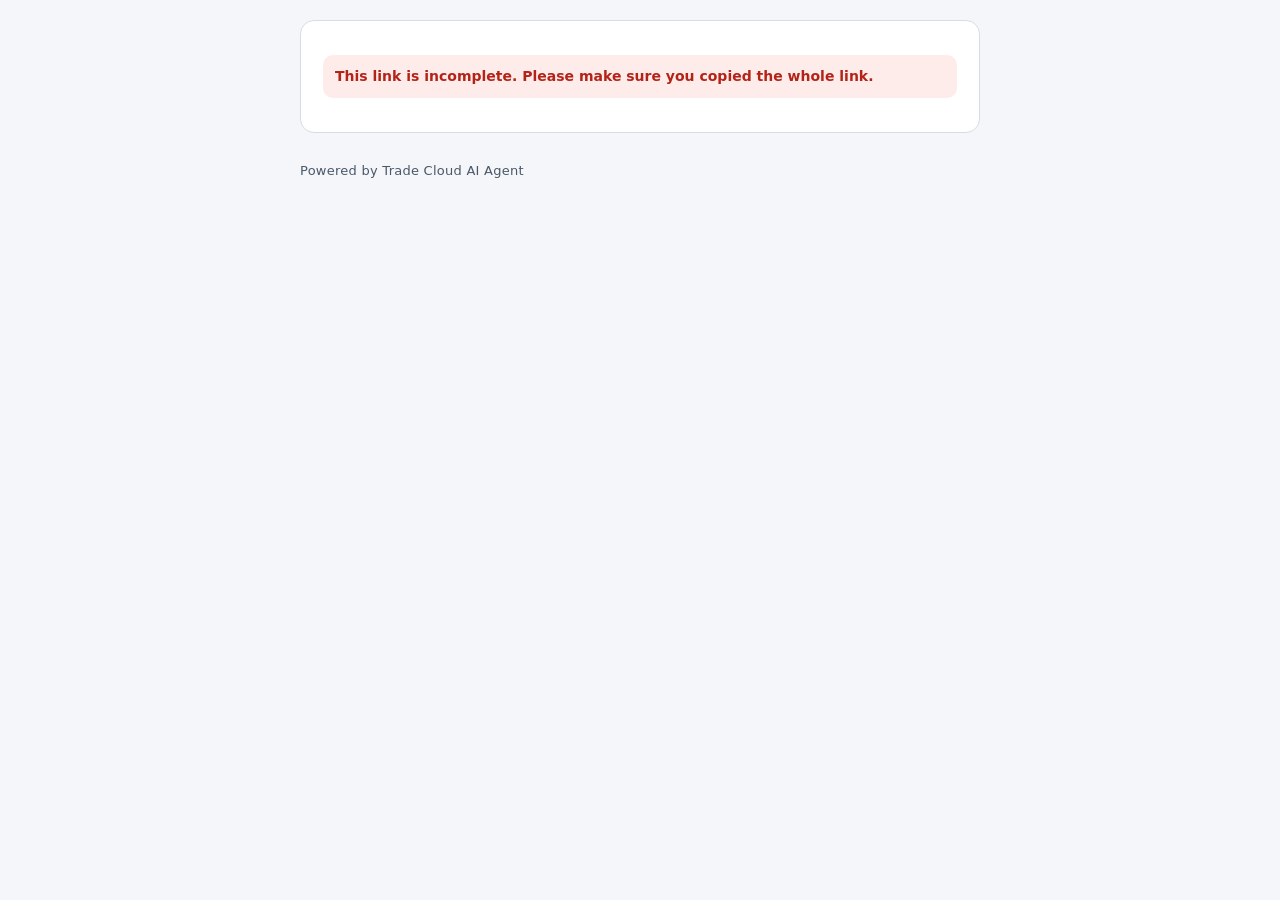
<file: r.html>
<!doctype html><html lang="en"><head><meta charset="utf-8"><meta name="viewport" content="width=device-width,initial-scale=1"><meta http-equiv="Content-Security-Policy" content="default-src 'none'; script-src 'sha256-/8gmLgXkQhMy7Lj54oxgT5Bn+syDzKjHBDsDD2ls/Qc='; style-src 'unsafe-inline' https://fonts.googleapis.com; font-src https://fonts.gstatic.com; img-src data:; connect-src https://script.google.com/macros/s/AKfycbxw23_UfyVvAgo3uERncVvXosCkoAH9t5h1wyrw4XjHg_yxRUu-HZkgKyNvgUL2W1nrJA/exec https://script.googleusercontent.com; base-uri 'none'; form-action 'none'"><meta name="referrer" content="no-referrer"><meta name="robots" content="noindex,nofollow"><title>Request · Trade Cloud AI Agent</title><link rel="stylesheet" href="https://fonts.googleapis.com/css2?family=Noto+Sans+JP:wght@400;700&display=swap"><style>html,
body {
  margin: 0;
  background: #f4f6f9;
}
</style></head><body><main id="rq"></main><script>
"use strict";
var RQC = {
    b64(buf) { const u = new Uint8Array(buf); let s = ""; for (let i = 0; i < u.length; i += 0x8000)
        s += String.fromCharCode.apply(null, u.subarray(i, i + 0x8000)); return btoa(s); },
    unb64(s) { const b = atob(String(s || "")); const u = new Uint8Array(b.length); for (let i = 0; i < b.length; i++)
        u[i] = b.charCodeAt(i); return u.buffer; },
    b64u(buf) { return RQC.b64(buf).replace(/\+/g, "-").replace(/\//g, "_").replace(/=+$/, ""); },
    unb64u(s) { s = String(s || "").replace(/-/g, "+").replace(/_/g, "/"); while (s.length % 4)
        s += "="; return RQC.unb64(s); },
    hex(n) { const u = crypto.getRandomValues(new Uint8Array(n)); return Array.from(u, x => x.toString(16).padStart(2, "0")).join(""); },
    newKey() { return RQC.b64u(crypto.getRandomValues(new Uint8Array(32))); },
    async key(k) { return crypto.subtle.importKey("raw", RQC.unb64u(k), "AES-GCM", false, ["encrypt", "decrypt"]); },
    async encBuf(key, buf) { const iv = crypto.getRandomValues(new Uint8Array(12)); const ct = await crypto.subtle.encrypt({ name: "AES-GCM", iv }, key, buf); return RQC.b64(iv) + "." + RQC.b64(ct); },
    async decBuf(key, s) { const p = String(s || "").split("."); return crypto.subtle.decrypt({ name: "AES-GCM", iv: new Uint8Array(RQC.unb64(p[0])) }, key, RQC.unb64(p[1])); },
    async enc(key, obj) { return RQC.encBuf(key, new TextEncoder().encode(JSON.stringify(obj))); },
    async dec(key, s) { return JSON.parse(new TextDecoder().decode(await RQC.decBuf(key, s))); }
};
var RQP_L = {
    ja: { lang: "表示言語", from: "依頼元", due: "回答の期限", left: "あと{n}日", today: "今日まで", save: "途中で保存", send: "提出する", resend: "もう一度提出する", saved: "保存しました（このリンクから続きを入力できます）", sent: "提出しました。ありがとうございました。",
        sentNote: "期限までは、直してもう一度提出できます。", req: "必須", need: "必須の項目に入力してください", files: "ファイル", addf: "ファイルを追加", drop: "またはここにドラッグ", fmax: "1件 10MB まで・最大 {n} 件", rmf: "削除",
        name: "お名前", co: "会社名", note: "そのほかのご連絡（任意）", priv: "入力した内容とファイルは暗号化して、依頼元に届けます。",
        none: "このリンクの依頼は見つかりません。リンクが正しいか、依頼元にご確認ください。", closed: "この依頼は締め切られました。", expired: "この依頼の回答期限が過ぎました。必要な場合は依頼元にご連絡ください。",
        err: "送れませんでした。通信の状態を確認して、もう一度お試しください。", bad: "リンクが正しくありません（最後まで貼り付けられているかご確認ください）。", big: "ファイルが大きすぎます（10MB まで）", lerr: "依頼を読み込めませんでした。通信の状態を確認して、ページを再読み込みしてください。", fcnt: "ファイルは1つの依頼に{n}件までです。", abig: "回答が長すぎます。長い文章はファイルにして添付してください。", acnt: "保存の回数が上限に達しました。依頼元にご連絡ください。", already: "すでに提出済みです。直した内容は「もう一度提出する」で送ってください。", fgone: "そのファイルはすでに削除されています。",
        upl: "送っています…", st_draft: "途中保存", st_sent: "提出済み", pv: "試しの画面です（実際には送られません）", pw: "Powered by Trade Cloud AI Agent",
        steps: "回答の手順", s1: "内容を確認", s2: "回答を入力", s3: "提出", prog: "あなたの回答 {a}/{n}", rql: "必須の残り {n}", okall: "必須の項目はすべて入力済み" },
    en: { lang: "Language", from: "Request from", due: "Please reply by", left: "{n} days left", today: "Due today", save: "Save draft", send: "Submit", resend: "Submit again", saved: "Saved. You can continue from this link.", sent: "Submitted. Thank you.",
        sentNote: "You can edit and submit again until the deadline.", req: "Required", need: "Please fill in the required fields.", files: "Files", addf: "Add files", drop: "or drag them here", fmax: "Up to 10 MB each, {n} files max", rmf: "Remove",
        name: "Your name", co: "Company", note: "Anything else? (optional)", priv: "Your answers and files are encrypted and delivered to the requester.",
        none: "This request could not be found. Please check the link or contact the requester.", closed: "This request has been closed.", expired: "The reply deadline has passed. Please contact the requester if needed.",
        err: "Could not send. Please check your connection and try again.", bad: "This link is incomplete. Please make sure you copied the whole link.", big: "File too large (10 MB max)", lerr: "Could not load this request. Please check your connection and reload the page.", fcnt: "Up to {n} files per request.", abig: "Your answer is too long. Please attach long text as a file.", acnt: "The save limit has been reached. Please contact the requester.", already: "Already submitted. To send changes, use \u201cSubmit again\u201d.", fgone: "That file has already been removed.",
        upl: "Sending…", st_draft: "Draft", st_sent: "Submitted", pv: "Preview only (nothing is sent)", pw: "Powered by Trade Cloud AI Agent",
        steps: "Steps", s1: "Review", s2: "Answer", s3: "Submit", prog: "Your answers {a}/{n}", rql: "{n} required left", okall: "All required fields are filled in" },
    zh: { lang: "语言", from: "请求方", due: "回复期限", left: "还剩{n}天", today: "今天截止", save: "保存草稿", send: "提交", resend: "再次提交", saved: "已保存。可通过此链接继续填写。", sent: "已提交，谢谢。",
        sentNote: "截止日前可以修改后再次提交。", req: "必填", need: "请填写必填项目。", files: "文件", addf: "添加文件", drop: "或拖放到此处", fmax: "每个文件不超过10MB，最多{n}个", rmf: "删除",
        name: "您的姓名", co: "公司名称", note: "其他事项（选填）", priv: "您填写的内容和文件会加密后送达请求方。",
        none: "找不到该请求。请确认链接或联系请求方。", closed: "该请求已截止。", expired: "回复期限已过。如有需要，请联系请求方。",
        err: "发送失败。请检查网络后重试。", bad: "链接不完整，请确认已复制完整链接。", big: "文件过大（不超过10MB）", lerr: "无法加载该请求。请检查网络后刷新页面。", fcnt: "每个请求最多{n}个文件。", abig: "回复内容过长，请将较长的文字作为文件附加。", acnt: "保存次数已达上限，请联系请求方。", already: "已经提交。修改后请点击\u201c再次提交\u201d。", fgone: "该文件已被删除。",
        upl: "正在发送…", st_draft: "草稿", st_sent: "已提交", pv: "预览（不会实际发送）", pw: "Powered by Trade Cloud AI Agent",
        steps: "回复步骤", s1: "查看内容", s2: "填写回复", s3: "提交", prog: "您的回答 {a}/{n}", rql: "还有 {n} 项必填", okall: "必填项已全部填写" },
    es: { lang: "Idioma", from: "Solicitud de", due: "Responder antes del", left: "Quedan {n} días", today: "Vence hoy", save: "Guardar borrador", send: "Enviar", resend: "Enviar de nuevo", saved: "Guardado. Puede continuar desde este enlace.", sent: "Enviado. Muchas gracias.",
        sentNote: "Puede corregir y volver a enviar hasta la fecha límite.", req: "Obligatorio", need: "Complete los campos obligatorios.", files: "Archivos", addf: "Añadir archivos", drop: "o arrástrelos aquí", fmax: "Hasta 10 MB cada uno, máximo {n}", rmf: "Quitar",
        name: "Su nombre", co: "Empresa", note: "¿Algo más? (opcional)", priv: "Sus respuestas y archivos se cifran y se entregan al solicitante.",
        none: "No se encontró esta solicitud. Revise el enlace o contacte al solicitante.", closed: "Esta solicitud está cerrada.", expired: "La fecha límite ya pasó. Contacte al solicitante si es necesario.",
        err: "No se pudo enviar. Revise su conexión e inténtelo de nuevo.", bad: "El enlace está incompleto. Asegúrese de copiarlo completo.", big: "Archivo demasiado grande (máx. 10 MB)", lerr: "No se pudo cargar la solicitud. Revise su conexión y vuelva a cargar la página.", fcnt: "Máximo {n} archivos por solicitud.", abig: "La respuesta es demasiado larga. Adjunte los textos largos como archivo.", acnt: "Se alcanzó el límite de guardados. Contacte al solicitante.", already: "Ya se envió. Para enviar cambios, use \u00abEnviar de nuevo\u00bb.", fgone: "Ese archivo ya se quitó.",
        upl: "Enviando…", st_draft: "Borrador", st_sent: "Enviado", pv: "Vista previa (no se envía nada)", pw: "Powered by Trade Cloud AI Agent",
        steps: "Pasos", s1: "Revisar", s2: "Responder", s3: "Enviar", prog: "Sus respuestas {a}/{n}", rql: "Faltan {n} obligatorios", okall: "Todos los campos obligatorios están completos" }
};
var RQP = {
    LANGS: [["ja", "日本語"], ["en", "English"], ["zh", "中文"], ["es", "Español"], ["de", "Deutsch"], ["fr", "Français"], ["vi", "Tiếng Việt"], ["th", "ไทย"], ["ko", "한국어"], ["ar", "العربية"]],
    esc(s) { return String(s == null ? "" : s).replace(/[&<>"']/g, c => ({ "&": "&amp;", "<": "&lt;", ">": "&gt;", '"': "&quot;", "'": "&#39;" })[c]); },
    pick(v, lg) { if (v == null)
        return ""; if (typeof v === "string")
        return v; return v[lg] || v.en || v.ja || v.zh || v.es || Object.values(v)[0] || ""; },
    t(lg, k, n) { const d = RQP_L[lg] || RQP_L.en; return String(d[k] != null ? d[k] : (RQP_L.en[k] || k)).replace("{n}", n); },
    day(ms, lg) { try {
        return new Date(+ms).toLocaleDateString({ ja: "ja-JP", en: "en-US", zh: "zh-CN", es: "es-ES", de: "de-DE", fr: "fr-FR", vi: "vi-VN", th: "th-TH-u-ca-gregory", ko: "ko-KR", ar: "ar-u-ca-gregory-nu-latn" }[lg] || "en-US", { year: "numeric", month: "short", day: "numeric" });
    }
    catch (e) {
        return new Date(+ms).toDateString();
    } },
    css: `.rqp{--rq-ink:#16212e;--rq-ink2:#4a5868;--rq-line:#d6dde6;--rq-bg:#f4f6f9;--rq-card:#fff;--rq-acc:#1f3a5f;--rq-or:#e8742a;--rq-good:#1f7a4d;--rq-crit:#b42318;
    font:16px/1.65 "Noto Sans JP","Noto Sans SC","Noto Sans",system-ui,-apple-system,"Segoe UI",sans-serif;color:var(--rq-ink);background:var(--rq-bg);padding:20px 16px 40px;min-height:100%}
  .rqp *{box-sizing:border-box}.rqp-w{max-width:680px;margin:0 auto;display:grid;gap:14px}
  .rqp-top{display:flex;justify-content:space-between;align-items:center;gap:12px;flex-wrap:wrap}.rqp-brand{font-size:13px;color:var(--rq-ink2);letter-spacing:.02em}
  .rqp-lg{display:flex;align-items:center;gap:8px;font-size:14px}.rqp-lg select{font:inherit;padding:6px 10px;border:1px solid var(--rq-line);border-radius:8px;background:#fff;color:var(--rq-ink)}
  .rqp-c{background:var(--rq-card);border:1px solid var(--rq-line);border-radius:14px;padding:20px 22px}
  .rqp-h{font-size:22px;line-height:1.4;margin:2px 0 6px;font-weight:700;text-wrap:balance}.rqp-from{font-size:14px;color:var(--rq-ink2)}
  .rqp-due{display:inline-flex;gap:8px;align-items:center;margin-top:10px;font-size:14px;font-weight:700;padding:5px 12px;border-radius:999px;background:#fff4ec;color:#8a3d0c;border:1px solid #f3c7a6}
  .rqp-note{white-space:pre-wrap;margin:12px 0 0;font-size:15px}
  .rqp-q{display:grid;gap:6px;padding:14px 0;border-top:1px solid var(--rq-line)}.rqp-q:first-child{border-top:0;padding-top:0}
  .rqp-q label{font-weight:700;font-size:15px}.rqp-rq{font-size:12px;font-weight:700;color:var(--rq-crit);margin-left:8px}
  .rqp-help{font-size:13px;color:var(--rq-ink2)}
  .rqp input[type=text],.rqp input[type=number],.rqp input[type=date],.rqp textarea,.rqp select.rqp-in{font:inherit;width:100%;padding:10px 12px;border:1.5px solid #8d99a8;border-radius:10px;background:#fff;color:var(--rq-ink)}
  .rqp textarea{min-height:96px;resize:vertical}.rqp input:focus,.rqp textarea:focus,.rqp select:focus,.rqp button:focus-visible{outline:3px solid #9cc2ff;outline-offset:1px}
  .rqp-bad{border-color:var(--rq-crit)!important}
  .rqp-fz{border:1.5px dashed #8d99a8;border-radius:12px;padding:14px;text-align:center;font-size:14px;color:var(--rq-ink2)}.rqp-fz.on{background:#eef4ff;border-color:var(--rq-acc)}
  .rqp-fl{display:grid;gap:6px;margin-top:10px;text-align:left}.rqp-f{display:flex;justify-content:space-between;gap:10px;align-items:center;font-size:14px;padding:8px 10px;border:1px solid var(--rq-line);border-radius:8px;background:#fafbfc}
  .rqp-f span{overflow-wrap:anywhere}
  .rqp-b{font:inherit;font-weight:700;font-size:15px;padding:11px 20px;border-radius:10px;border:1px solid var(--rq-acc);background:var(--rq-acc);color:#fff;cursor:pointer;min-height:44px}
  .rqp-b.g{background:#fff;color:var(--rq-acc)}.rqp-b:disabled{opacity:.55;cursor:default}.rqp-b.s{font-size:13px;padding:6px 12px;min-height:34px}
  .rqp-act{display:flex;gap:10px;flex-wrap:wrap;justify-content:flex-end;align-items:center}
  .rqp-msg{font-size:14px;font-weight:700;padding:10px 12px;border-radius:10px}.rqp-msg.ok{background:#e9f6ef;color:var(--rq-good)}.rqp-msg.ng{background:#fdecea;color:var(--rq-crit)}
  .rqp-priv{font-size:13px;color:var(--rq-ink2)}.rqp-st{font-size:12px;font-weight:700;padding:2px 10px;border-radius:999px;background:#e9f6ef;color:var(--rq-good);margin-left:8px;vertical-align:middle}
  .rqp-pv{font-size:13px;font-weight:700;color:#8a3d0c;background:#fff4ec;border:1px solid #f3c7a6;border-radius:10px;padding:8px 12px}
  .rqp-steps{list-style:none;display:flex;flex-wrap:wrap;align-items:center;gap:6px 8px;margin:0 0 14px;padding:0;font-size:13px;color:var(--rq-ink2)}
  .rqp-steps li{display:inline-flex;align-items:center;gap:6px}.rqp-steps li+li::before{content:"";display:inline-block;width:16px;height:1px;background:#b8c2ce;margin-right:2px}
  .rqp-steps .n{display:inline-grid;place-items:center;width:22px;height:22px;border-radius:50%;border:1.5px solid #b8c2ce;font-size:12px;font-weight:700;background:#fff;color:var(--rq-ink2)}
  .rqp-steps .on{color:var(--rq-ink);font-weight:700}.rqp-steps .on .n{border-color:var(--rq-acc);background:var(--rq-acc);color:#fff}
  .rqp-steps .ok .n{border-color:var(--rq-good);background:var(--rq-good);color:#fff}
  .rqp-bar{position:sticky;bottom:0;z-index:2;display:grid;gap:8px;margin:16px -22px -20px;padding:12px 22px 14px;background:var(--rq-card);border-top:1px solid var(--rq-line);border-radius:0 0 14px 14px;box-shadow:0 -8px 14px -10px rgba(22,33,46,.22)}
  .rqp-prog{display:flex;flex-wrap:wrap;justify-content:space-between;gap:4px 12px;align-items:baseline;font-size:14px}.rqp-prog b{font-size:16px;font-variant-numeric:tabular-nums}
  .rqp-left{color:var(--rq-crit);font-weight:700;font-size:13px}.rqp-okall{color:var(--rq-good);font-weight:700;font-size:13px}
  .rqp-pb{height:6px;border-radius:999px;background:#e3e8ee;overflow:hidden}.rqp-pb i{display:block;height:100%;width:0;background:var(--rq-acc);border-radius:999px;transition:width .2s}
  .rqp-b.q{background:none;border-color:transparent;color:var(--rq-acc);text-decoration:underline;text-underline-offset:3px;padding-left:8px;padding-right:8px}
  .rqp-g2{display:grid;grid-template-columns:1fr 1fr;gap:12px}@media (max-width:560px){.rqp-g2{grid-template-columns:1fr}.rqp-c{padding:16px}.rqp-h{font-size:20px}.rqp-bar{margin:14px -16px -16px;padding:10px 16px 12px}.rqp-act .rqp-b:not(.q){flex:1 1 auto}}
  @media (prefers-reduced-motion:reduce){.rqp-pb i{transition:none}}`,
    async mount(el, io, opt) {
        opt = opt || {};
        const S = { lg: "en", req: null, ans: null, state: "", files: [], busy: false, msg: null };
        if (!document.getElementById("rqpcss")) {
            const st = document.createElement("style");
            st.id = "rqpcss";
            st.textContent = RQP.css;
            document.head.appendChild(st);
        }
        el.classList.add("rqp");
        const T = (k, n) => RQP.t(S.lg, k, n), E = RQP.esc;
        const EM = (x) => {
            const k = { none: "none", closed: "closed", expired: "expired", sent: "already", abig: "abig", acnt: "acnt", fbig: "big", fcnt: "fcnt", fgone: "fgone" }[x && x.reason];
            if (k)
                return T(k, 10);
            if (S.lg === "ja" && x && x.msg)
                return String(x.msg);
            return T("err");
        };
        const fail = (k) => { RQP.dirOf(el, S.lg, opt); el.innerHTML = `<div class="rqp-w"><div class="rqp-c"><p class="rqp-msg ng">${E(T(k))}</p></div><p class="rqp-brand">${E(T("pw"))}</p></div>`; };
        let r;
        try {
            r = await io.get();
        }
        catch (e) {
            S.lg = opt.lang || RQP.savedLang() || RQP.navLang();
            fail("lerr");
            return;
        }
        if (!r || !r.ok) {
            S.lg = opt.lang || RQP.savedLang() || RQP.navLang();
            const rk = r && r.reason;
            fail(rk === "none" || rk === "closed" || rk === "expired" || rk === "bad" ? rk : r ? "none" : "lerr");
            return;
        }
        S.req = r.req;
        S.ans = r.ans || null;
        S.state = r.state || "";
        S.files = r.files || [];
        S.lg = opt.lang || RQP.savedLang() || S.req.lang || RQP.navLang();
        const draw = () => {
            const q = S.req.q || [], A = (S.ans && S.ans.a) || {}, left = RQP.left(S.req.exp), sent = S.state === "sent";
            const fOn = S.req.files && S.req.files.on, fMax = (S.req.files && S.req.files.max) || 5;
            const cjk = S.lg === "ja" || S.lg === "zh", CO = cjk ? "：" : ": ", PO = cjk ? "（" : " (", PC = cjk ? "）" : ")";
            const st = RQP.stepOf(S);
            RQP.dirOf(el, S.lg, opt);
            el.innerHTML = `<div class="rqp-w">
        <div class="rqp-top"><span class="rqp-brand">${E(RQP.coOf(S.req, S.lg))}</span>
          <label class="rqp-lg">${E(T("lang"))}<select id="rqplg">${RQP.LANGS.map(([k, n]) => `<option value="${k}"${k === S.lg ? " selected" : ""}>${n}</option>`).join("")}</select></label></div>
        ${opt.preview ? `<p class="rqp-pv">${E(T("pv"))}</p>` : ""}
        <section class="rqp-c"><ol class="rqp-steps" id="rqpsteps" aria-label="${E(T("steps"))}">${["s1", "s2", "s3"].map((k, i) => `<li class="${st > i + 1 || sent ? "ok" : st === i + 1 ? "on" : ""}"${st === i + 1 && !sent ? ' aria-current="step"' : ""}><span class="n">${st > i + 1 || sent ? "✓" : i + 1}</span>${E(T(k))}</li>`).join("")}</ol>
          <p class="rqp-from">${E(T("from"))}${CO}${E([RQP.coOf(S.req, S.lg), S.req.from && S.req.from.who].filter(Boolean).join(" / "))}</p>
          <h1 class="rqp-h">${E(RQP.pick(S.req.title, S.lg))}${sent ? `<span class="rqp-st">${E(T("st_sent"))}</span>` : S.state === "draft" ? `<span class="rqp-st" style="background:#fff4ec;color:#8a3d0c">${E(T("st_draft"))}</span>` : ""}</h1>
          ${RQP.prodHtml(S.req, S.lg)}
          <span class="rqp-due">${E(T("due"))}${CO}${E(RQP.day(S.req.exp, S.lg))}${PO}${E(left <= 0 ? T("today") : T(left === 1 ? "left1" : "left", left))}${PC}</span>
          ${S.req.note ? `<p class="rqp-note">${E(RQP.pick(S.req.note, S.lg))}</p>` : ""}</section>
        <form class="rqp-c" id="rqpf" novalidate>
          <div class="rqp-g2" style="margin-bottom:6px"><div class="rqp-q"><label for="rqp_name">${E(T("name"))}</label><input type="text" id="rqp_name" autocomplete="name" value="${E((S.ans && S.ans.name) || "")}"></div>
            <div class="rqp-q" style="border-top:0;padding-top:0"><label for="rqp_co">${E(T("co"))}</label><input type="text" id="rqp_co" autocomplete="organization" value="${E((S.ans && S.ans.co) || (S.req.to && S.req.to.co) || "")}"></div></div>
          ${q.map((x, i) => {
                const id = "rqpq" + i, v = A[x.k] != null ? A[x.k] : "", lab = RQP.pick(x.label, S.lg), help = RQP.pick(x.help, S.lg);
                const inp = x.type === "textarea" ? `<textarea id="${id}" data-k="${E(x.k)}">${E(v)}</textarea>`
                    : x.type === "select" ? `<select class="rqp-in" id="${id}" data-k="${E(x.k)}"><option value=""></option>${(x.opts || []).map(o => { const ov = typeof o === "string" ? o : (o.v || RQP.pick(o.l, "en")); return `<option value="${E(ov)}"${ov === v ? " selected" : ""}>${E(typeof o === "string" ? o : RQP.pick(o.l, S.lg))}</option>`; }).join("")}</select>`
                        : `<input type="${x.type === "date" ? "date" : x.type === "number" ? "number" : "text"}" id="${id}" data-k="${E(x.k)}" value="${E(v)}"${x.type === "number" ? ' inputmode="decimal" step="any"' : ""}>`;
                return `<div class="rqp-q"><label for="${id}">${E(lab)}${x.req ? `<span class="rqp-rq">${E(T("req"))}</span>` : ""}</label>${help ? `<span class="rqp-help" id="${id}h">${E(help)}</span>` : ""}${inp}</div>`;
            }).join("")}
          ${fOn ? `<div class="rqp-q"><label>${E(RQP.pick(S.req.files.label, S.lg) || T("files"))}</label>${S.req.files.help ? `<span class="rqp-help">${E(RQP.pick(S.req.files.help, S.lg))}</span>` : ""}
            <div class="rqp-fz" id="rqpfz"><button type="button" class="rqp-b g s" id="rqpfb">${E(T("addf"))}</button> ${E(T("drop"))}<br><small>${E(T("fmax", fMax))}</small><input type="file" id="rqpfi" multiple hidden>
            <div class="rqp-fl">${S.files.map(f => `<div class="rqp-f"><span>${E((f.m && f.m.name) || f.id)}${PO}${Math.max(1, Math.round(((f.m && f.m.size) || f.size || 0) / 1024))} KB${PC}</span><button type="button" class="rqp-b g s" data-rmf="${E(f.id)}">${E(T("rmf"))}</button></div>`).join("")}</div></div></div>` : ""}
          <div class="rqp-q"><label for="rqp_note">${E(T("note"))}</label><textarea id="rqp_note">${E((S.ans && S.ans.note) || "")}</textarea></div>
          <p class="rqp-priv">${E(T("priv"))}${sent ? " " + E(T("sentNote")) : ""}</p>
          <div class="rqp-bar">${S.msg ? `<p class="rqp-msg ${S.msg[0]}" role="status">${E(S.msg[1])}</p>` : ""}
            <div class="rqp-prog"><span id="rqpprog"></span><span id="rqpleft"></span></div><div class="rqp-pb" aria-hidden="true"><i id="rqppb"></i></div>
            <div class="rqp-act">${sent ? "" : `<button type="button" class="rqp-b q" id="rqpsave">${E(T("save"))}</button>`}<button type="submit" class="rqp-b" id="rqpsend">${E(sent ? T("resend") : T("send"))}</button></div></div></form>
        <p class="rqp-brand">${E(T("pw"))}</p></div>`;
            el.querySelector("#rqplg").onchange = e => { S.lg = e.target.value; RQP.saveLang(S.lg); keep(); draw(); };
            {
                const fm = el.querySelector("#rqpf");
                const up = () => { keep(); paint(); };
                fm.addEventListener("input", up);
                fm.addEventListener("change", up);
                paint();
            }
            el.querySelector("#rqpf").onsubmit = e => { e.preventDefault(); go("sent"); };
            const sv = el.querySelector("#rqpsave");
            if (sv)
                sv.onclick = () => go("draft");
            if (fOn) {
                const fi = el.querySelector("#rqpfi"), fz = el.querySelector("#rqpfz");
                el.querySelector("#rqpfb").onclick = () => fi.click();
                fi.onchange = () => addFiles([...fi.files]);
                fz.addEventListener("dragover", e => { e.preventDefault(); fz.classList.add("on"); });
                fz.addEventListener("dragleave", () => fz.classList.remove("on"));
                fz.addEventListener("drop", e => { e.preventDefault(); fz.classList.remove("on"); addFiles([...(e.dataTransfer && e.dataTransfer.files || [])]); });
                el.querySelectorAll("[data-rmf]").forEach(b => b.onclick = async () => { if (S.busy)
                    return; S.busy = true; try {
                    const x = await io.fdel(b.dataset.rmf);
                    if (x && x.ok)
                        S.files = S.files.filter(f => f.id !== b.dataset.rmf);
                    else
                        S.msg = ["ng", EM(x)];
                }
                catch (e) {
                    S.msg = ["ng", T("err")];
                } S.busy = false; keep(); draw(); });
            }
        };
        const paint = () => {
            const p = RQP.count(S), raw = (k) => String((RQP_L[S.lg] || RQP_L.en)[k] || RQP_L.en[k] || k);
            const a = el.querySelector("#rqpprog"), l = el.querySelector("#rqpleft"), b = el.querySelector("#rqppb");
            if (a)
                a.innerHTML = E(raw("prog")).replace("{a}/{n}", `<b>${p.a}/${p.n}</b>`);
            if (l) {
                l.className = p.reqLeft ? "rqp-left" : "rqp-okall";
                l.textContent = p.reqLeft ? T("rql", p.reqLeft) : (p.req ? T("okall") : "");
            }
            if (b)
                b.style.width = (p.n ? Math.round(p.a / p.n * 100) : 0) + "%";
            const ol = el.querySelector("#rqpsteps");
            if (ol) {
                const st = RQP.stepOf(S), sent = S.state === "sent";
                [...ol.children].forEach((li, i) => { const ok = sent || st > i + 1, on = !sent && st === i + 1; li.className = ok ? "ok" : on ? "on" : ""; if (on)
                    li.setAttribute("aria-current", "step");
                else
                    li.removeAttribute("aria-current"); const n = li.querySelector(".n"); if (n)
                    n.textContent = ok ? "✓" : String(i + 1); });
            }
        };
        const keep = () => {
            const f = el.querySelector("#rqpf");
            if (!f)
                return;
            const a = {};
            f.querySelectorAll("[data-k]").forEach(x => { a[x.dataset.k] = x.value; });
            S.ans = Object.assign({}, S.ans || {}, { a, name: (f.querySelector("#rqp_name") || {}).value || "", co: (f.querySelector("#rqp_co") || {}).value || "", note: (f.querySelector("#rqp_note") || {}).value || "" });
        };
        const addFiles = async (list) => {
            keep();
            const max = (S.req.files && S.req.files.max) || 5;
            for (const f of list) {
                if (S.files.length >= max) {
                    S.msg = ["ng", T("fcnt", max)];
                    break;
                }
                if (f.size > 10 * 1024 * 1024) {
                    S.msg = ["ng", T("big") + (S.lg === "ja" || S.lg === "zh" ? "：" : ": ") + f.name];
                    continue;
                }
                S.msg = ["ok", T("upl")];
                draw();
                try {
                    const x = await io.fput(f);
                    if (x && x.ok)
                        S.files.push({ id: x.id, size: f.size, m: { name: f.name, type: f.type, size: f.size } });
                    else {
                        S.msg = ["ng", EM(x)];
                        if (x && (x.reason === "closed" || x.reason === "expired" || x.reason === "fcnt"))
                            break;
                    }
                }
                catch (e) {
                    S.msg = ["ng", T("err")];
                }
            }
            if (S.msg && S.msg[1] === T("upl"))
                S.msg = null;
            draw();
        };
        const go = async (state) => {
            if (S.busy)
                return;
            keep();
            const f = el.querySelector("#rqpf");
            let bad = false;
            f.querySelectorAll("[data-k]").forEach(x => { const q = (S.req.q || []).find(y => y.k === x.dataset.k); const no = state === "sent" && q && q.req && !String(x.value || "").trim(); x.classList.toggle("rqp-bad", !!no); x.setAttribute("aria-invalid", no ? "true" : "false"); if (no && !bad) {
                bad = true;
                x.focus();
            } });
            if (bad) {
                S.msg = ["ng", T("need")];
                const m = el.querySelector(".rqp-msg");
                if (m) {
                    m.className = "rqp-msg ng";
                    m.textContent = T("need");
                    return;
                }
                draw();
                const A2 = (S.ans && S.ans.a) || {};
                const k = (S.req.q || []).find(y => y.req && !String(A2[y.k] == null ? "" : A2[y.k]).trim());
                const x = k && [...el.querySelectorAll("[data-k]")].find(i => i.dataset.k === k.k);
                if (x) {
                    x.classList.add("rqp-bad");
                    x.setAttribute("aria-invalid", "true");
                    try {
                        x.focus({ preventScroll: true });
                        x.scrollIntoView({ block: "center" });
                    }
                    catch (e) { }
                }
                return;
            }
            S.busy = true;
            const b1 = el.querySelector("#rqpsend"), b2 = el.querySelector("#rqpsave");
            if (b1)
                b1.disabled = true;
            if (b2)
                b2.disabled = true;
            try {
                const x = await io.ans(Object.assign({}, S.ans, { lang: S.lg, files: S.files.map(f => ({ fid: f.id, name: f.m && f.m.name, size: f.m && f.m.size, type: f.m && f.m.type })), at: Date.now() }), state);
                if (x && x.ok) {
                    S.state = state;
                    S.msg = ["ok", state === "sent" ? T("sent") : T("saved")];
                }
                else
                    S.msg = ["ng", EM(x)];
            }
            catch (e) {
                S.msg = ["ng", T("err")];
            }
            S.busy = false;
            draw();
            try {
                el.scrollIntoView({ block: "end" });
            }
            catch (e) { }
        };
        draw();
    },
    count(S) {
        const q = (S.req && S.req.q) || [], A = (S.ans && S.ans.a) || {};
        let a = 0, req = 0, left = 0;
        q.forEach(x => { const v = String(A[x.k] == null ? "" : A[x.k]).trim(); if (v)
            a++; if (x.req) {
            req++;
            if (!v)
                left++;
        } });
        let n = q.length;
        if (S.req && S.req.files && S.req.files.on) {
            n++;
            if ((S.files || []).length)
                a++;
        }
        return { a, n, req, reqLeft: left };
    },
    stepOf(S) { if (S.state === "sent")
        return 3; const p = RQP.count(S); const nm = S.ans && (String(S.ans.name || "").trim() || String(S.ans.note || "").trim()); return (p.a || nm || S.state === "draft") ? 2 : 1; },
    navLang() { const l = String((navigator.languages && navigator.languages[0]) || navigator.language || "en").toLowerCase(); return l.startsWith("ja") ? "ja" : l.startsWith("zh") ? "zh" : l.startsWith("es") ? "es" : l.startsWith("de") ? "de" : l.startsWith("fr") ? "fr" : l.startsWith("vi") ? "vi" : l.startsWith("th") ? "th" : l.startsWith("ko") ? "ko" : l.startsWith("ar") ? "ar" : "en"; },
    savedLang() { try {
        return localStorage.getItem("rqp_lang") || "";
    }
    catch (e) {
        return "";
    } },
    saveLang(l) { try {
        localStorage.setItem("rqp_lang", l);
    }
    catch (e) { } },
    async boot(el, url) {
        const h = String(location.hash || "").replace(/^#/, ""), m = /^([0-9a-f]{32})\.([A-Za-z0-9_-]{40,60})$/.exec(h);
        if (!m) {
            RQP.mount(el, { get: async () => ({ ok: false, reason: "bad" }) });
            return;
        }
        const id = m[1];
        let key;
        try {
            key = await RQC.key(m[2]);
        }
        catch (e) {
            RQP.mount(el, { get: async () => ({ ok: false, reason: "bad" }) });
            return;
        }
        const call = async (op, b) => { const r = await fetch(url, { method: "POST", mode: "cors", redirect: "follow", headers: { "Content-Type": "text/plain;charset=UTF-8" }, body: JSON.stringify(Object.assign({ op, v: 1, t: Date.now(), id }, b || {})) }); return r.json(); };
        const io = {
            get: async () => {
                const r = await call("req_get");
                if (!r || !r.ok)
                    return r || { ok: false, reason: "none" };
                const req = await RQC.dec(key, r.enc);
                req.exp = r.exp || req.exp;
                let ans = null, state = "";
                if (r.ans && r.ans.enc) {
                    try {
                        ans = await RQC.dec(key, r.ans.enc);
                        state = r.ans.state;
                    }
                    catch (e) { }
                }
                const files = [];
                for (const f of (r.files || [])) {
                    let mm = null;
                    try {
                        mm = f.m ? await RQC.dec(key, f.m) : null;
                    }
                    catch (e) { }
                    files.push({ id: f.id, size: f.size, m: mm });
                }
                return { ok: true, req, ans, state, files };
            },
            ans: async (a, state) => call("req_ans", { enc: await RQC.enc(key, a), state }),
            fput: async (f) => {
                const fid = RQC.hex(16);
                const buf = await f.arrayBuffer();
                const blob = await RQC.encBuf(key, buf);
                const x = await call("req_fput", { fid, blob, m: await RQC.enc(key, { name: f.name, type: f.type, size: f.size }) });
                if (x && x.ok)
                    x.id = fid;
                return x;
            },
            fdel: async (fid) => call("req_fdel", { fid })
        };
        RQP.mount(el, io);
    }
};
Object.assign(RQP_L.ja, { left1: "あと1日", prod: "対象の商品", prods: "対象の商品（{n}点）", pn: "品番", pic: "商品の写真" });
Object.assign(RQP_L.en, { left1: "1 day left", prod: "Product", prods: "Products ({n})", pn: "Part no.", pic: "Product photo" });
Object.assign(RQP_L.zh, { left1: "还剩1天", prod: "相关商品", prods: "相关商品（{n}个）", pn: "货号", pic: "商品照片" });
Object.assign(RQP_L.es, { left1: "Queda 1 día", prod: "Producto", prods: "Productos ({n})", pn: "Referencia", pic: "Foto del producto" });
RQP_L.de = { lang: "Sprache", from: "Anfrage von", due: "Bitte antworten bis", left: "noch {n} Tage", left1: "noch 1 Tag", today: "Heute fällig", save: "Entwurf speichern", send: "Absenden", resend: "Erneut absenden", saved: "Gespeichert. Sie können über diesen Link weitermachen.", sent: "Abgesendet. Vielen Dank.",
    sentNote: "Bis zur Frist können Sie Änderungen vornehmen und erneut absenden.", req: "Pflichtfeld", need: "Bitte füllen Sie die Pflichtfelder aus.", files: "Dateien", addf: "Dateien hinzufügen", drop: "oder hierher ziehen", fmax: "Je bis 10 MB, höchstens {n} Dateien", rmf: "Entfernen",
    name: "Ihr Name", co: "Firma", note: "Sonstige Hinweise (optional)", priv: "Ihre Antworten und Dateien werden verschlüsselt und an den Anfragenden übermittelt.",
    none: "Diese Anfrage wurde nicht gefunden. Bitte prüfen Sie den Link oder wenden Sie sich an den Anfragenden.", closed: "Diese Anfrage ist geschlossen.", expired: "Die Antwortfrist ist abgelaufen. Wenden Sie sich bei Bedarf an den Anfragenden.",
    err: "Senden fehlgeschlagen. Bitte prüfen Sie Ihre Verbindung und versuchen Sie es erneut.", bad: "Dieser Link ist unvollständig. Bitte kopieren Sie den vollständigen Link.", big: "Datei zu groß (max. 10 MB)", lerr: "Die Anfrage konnte nicht geladen werden. Bitte prüfen Sie Ihre Verbindung und laden Sie die Seite neu.", fcnt: "Höchstens {n} Dateien pro Anfrage.", abig: "Ihre Antwort ist zu lang. Bitte hängen Sie längere Texte als Datei an.", acnt: "Die Höchstzahl an Speichervorgängen ist erreicht. Bitte wenden Sie sich an den Anfragenden.", already: "Bereits abgesendet. Änderungen senden Sie bitte mit „Erneut absenden“.", fgone: "Diese Datei wurde bereits entfernt.",
    upl: "Wird gesendet …", st_draft: "Entwurf", st_sent: "Abgesendet", pv: "Nur Vorschau (es wird nichts gesendet)", pw: "Powered by Trade Cloud AI Agent",
    steps: "Schritte", s1: "Prüfen", s2: "Antworten", s3: "Absenden", prog: "Ihre Antworten {a}/{n}", rql: "Noch {n} Pflichtfelder", okall: "Alle Pflichtfelder sind ausgefüllt", prod: "Produkt", prods: "Produkte ({n})", pn: "Artikelnr.", pic: "Produktfoto" };
RQP_L.fr = { lang: "Langue", from: "Demande de", due: "Merci de répondre avant le", left: "{n} jours restants", left1: "1 jour restant", today: "Échéance aujourd’hui", save: "Enregistrer le brouillon", send: "Envoyer", resend: "Envoyer à nouveau", saved: "Enregistré. Vous pouvez reprendre à partir de ce lien.", sent: "Envoyé. Merci beaucoup.",
    sentNote: "Vous pouvez modifier et renvoyer jusqu’à la date limite.", req: "Obligatoire", need: "Veuillez remplir les champs obligatoires.", files: "Fichiers", addf: "Ajouter des fichiers", drop: "ou faites-les glisser ici", fmax: "10 Mo max. par fichier, {n} fichiers au maximum", rmf: "Supprimer",
    name: "Votre nom", co: "Société", note: "Autre chose ? (facultatif)", priv: "Vos réponses et fichiers sont chiffrés et transmis au demandeur.",
    none: "Cette demande est introuvable. Vérifiez le lien ou contactez le demandeur.", closed: "Cette demande est close.", expired: "La date limite de réponse est dépassée. Contactez le demandeur si nécessaire.",
    err: "Envoi impossible. Vérifiez votre connexion et réessayez.", bad: "Ce lien est incomplet. Assurez-vous d’avoir copié le lien en entier.", big: "Fichier trop volumineux (10 Mo max.)", lerr: "Impossible de charger cette demande. Vérifiez votre connexion et rechargez la page.", fcnt: "{n} fichiers maximum par demande.", abig: "Votre réponse est trop longue. Joignez les textes longs sous forme de fichier.", acnt: "Le nombre maximal d’enregistrements est atteint. Contactez le demandeur.", already: "Déjà envoyé. Pour transmettre des modifications, utilisez « Envoyer à nouveau ».", fgone: "Ce fichier a déjà été supprimé.",
    upl: "Envoi en cours…", st_draft: "Brouillon", st_sent: "Envoyé", pv: "Aperçu uniquement (rien n’est envoyé)", pw: "Powered by Trade Cloud AI Agent",
    steps: "Étapes", s1: "Vérifier", s2: "Répondre", s3: "Envoyer", prog: "Vos réponses {a}/{n}", rql: "Champs obligatoires restants : {n}", okall: "Tous les champs obligatoires sont remplis", prod: "Produit", prods: "Produits ({n})", pn: "Référence", pic: "Photo du produit" };
RQP_L.vi = { lang: "Ngôn ngữ", from: "Yêu cầu từ", due: "Vui lòng trả lời trước", left: "còn {n} ngày", left1: "còn 1 ngày", today: "Hạn chót hôm nay", save: "Lưu bản nháp", send: "Gửi", resend: "Gửi lại", saved: "Đã lưu. Bạn có thể tiếp tục từ liên kết này.", sent: "Đã gửi. Xin cảm ơn.",
    sentNote: "Bạn có thể chỉnh sửa và gửi lại cho đến hạn chót.", req: "Bắt buộc", need: "Vui lòng điền các mục bắt buộc.", files: "Tệp", addf: "Thêm tệp", drop: "hoặc kéo thả vào đây", fmax: "Mỗi tệp tối đa 10 MB, tối đa {n} tệp", rmf: "Xóa",
    name: "Họ tên", co: "Công ty", note: "Thông tin khác (không bắt buộc)", priv: "Câu trả lời và tệp của bạn được mã hóa và gửi đến bên yêu cầu.",
    none: "Không tìm thấy yêu cầu này. Vui lòng kiểm tra liên kết hoặc liên hệ bên yêu cầu.", closed: "Yêu cầu này đã đóng.", expired: "Đã quá hạn trả lời. Vui lòng liên hệ bên yêu cầu nếu cần.",
    err: "Không gửi được. Vui lòng kiểm tra kết nối và thử lại.", bad: "Liên kết không đầy đủ. Vui lòng sao chép toàn bộ liên kết.", big: "Tệp quá lớn (tối đa 10 MB)", lerr: "Không tải được yêu cầu. Vui lòng kiểm tra kết nối và tải lại trang.", fcnt: "Mỗi yêu cầu tối đa {n} tệp.", abig: "Câu trả lời quá dài. Vui lòng đính kèm văn bản dài dưới dạng tệp.", acnt: "Đã đạt giới hạn số lần lưu. Vui lòng liên hệ bên yêu cầu.", already: "Đã gửi. Để gửi nội dung đã sửa, hãy dùng “Gửi lại”.", fgone: "Tệp này đã bị xóa.",
    upl: "Đang gửi…", st_draft: "Bản nháp", st_sent: "Đã gửi", pv: "Chỉ xem thử (không gửi đi)", pw: "Powered by Trade Cloud AI Agent",
    steps: "Các bước", s1: "Xem nội dung", s2: "Trả lời", s3: "Gửi", prog: "Câu trả lời của bạn {a}/{n}", rql: "Còn {n} mục bắt buộc", okall: "Đã điền đủ các mục bắt buộc", prod: "Sản phẩm", prods: "Sản phẩm ({n})", pn: "Mã sản phẩm", pic: "Ảnh sản phẩm" };
RQP_L.th = { lang: "ภาษา", from: "คำขอจาก", due: "โปรดตอบกลับภายใน", left: "เหลือ {n} วัน", left1: "เหลือ 1 วัน", today: "ครบกำหนดวันนี้", save: "บันทึกฉบับร่าง", send: "ส่ง", resend: "ส่งอีกครั้ง", saved: "บันทึกแล้ว คุณสามารถทำต่อได้จากลิงก์นี้", sent: "ส่งแล้ว ขอบคุณมาก",
    sentNote: "คุณสามารถแก้ไขและส่งอีกครั้งได้จนถึงวันครบกำหนด", req: "จำเป็น", need: "โปรดกรอกช่องที่จำเป็น", files: "ไฟล์", addf: "เพิ่มไฟล์", drop: "หรือลากมาวางที่นี่", fmax: "ไฟล์ละไม่เกิน 10 MB สูงสุด {n} ไฟล์", rmf: "ลบ",
    name: "ชื่อของคุณ", co: "บริษัท", note: "เรื่องอื่น ๆ (ไม่บังคับ)", priv: "คำตอบและไฟล์ของคุณจะถูกเข้ารหัสและส่งถึงผู้ขอ",
    none: "ไม่พบคำขอนี้ โปรดตรวจสอบลิงก์หรือติดต่อผู้ขอ", closed: "คำขอนี้ปิดแล้ว", expired: "เลยกำหนดการตอบกลับแล้ว หากจำเป็นโปรดติดต่อผู้ขอ",
    err: "ส่งไม่สำเร็จ โปรดตรวจสอบการเชื่อมต่อแล้วลองอีกครั้ง", bad: "ลิงก์ไม่สมบูรณ์ โปรดตรวจสอบว่าคัดลอกลิงก์มาครบถ้วน", big: "ไฟล์ใหญ่เกินไป (ไม่เกิน 10 MB)", lerr: "โหลดคำขอไม่ได้ โปรดตรวจสอบการเชื่อมต่อแล้วโหลดหน้าใหม่", fcnt: "ไม่เกิน {n} ไฟล์ต่อคำขอ", abig: "คำตอบยาวเกินไป โปรดแนบข้อความยาวเป็นไฟล์", acnt: "บันทึกครบจำนวนครั้งสูงสุดแล้ว โปรดติดต่อผู้ขอ", already: "ส่งแล้ว หากต้องการส่งฉบับแก้ไข โปรดใช้ “ส่งอีกครั้ง”", fgone: "ไฟล์นี้ถูกลบไปแล้ว",
    upl: "กำลังส่ง…", st_draft: "ฉบับร่าง", st_sent: "ส่งแล้ว", pv: "ตัวอย่างเท่านั้น (ไม่มีการส่งจริง)", pw: "Powered by Trade Cloud AI Agent",
    steps: "ขั้นตอน", s1: "ตรวจสอบเนื้อหา", s2: "ตอบคำถาม", s3: "ส่ง", prog: "คำตอบของคุณ {a}/{n}", rql: "เหลือช่องที่จำเป็น {n} ช่อง", okall: "กรอกช่องที่จำเป็นครบแล้ว", prod: "สินค้า", prods: "สินค้า ({n} รายการ)", pn: "รหัสสินค้า", pic: "รูปสินค้า" };
RQP_L.ko = { lang: "언어", from: "요청자", due: "회신 기한", left: "{n}일 남음", left1: "1일 남음", today: "오늘 마감", save: "임시 저장", send: "제출", resend: "다시 제출", saved: "저장했습니다(이 링크에서 이어서 입력할 수 있습니다).", sent: "제출했습니다. 감사합니다.",
    sentNote: "기한까지는 수정해서 다시 제출할 수 있습니다.", req: "필수", need: "필수 항목을 입력해 주세요.", files: "파일", addf: "파일 추가", drop: "또는 여기로 끌어다 놓기", fmax: "파일당 10MB까지, 최대 {n}개", rmf: "삭제",
    name: "성함", co: "회사명", note: "기타 연락 사항(선택)", priv: "입력한 내용과 파일은 암호화되어 요청자에게 전달됩니다.",
    none: "이 링크의 요청을 찾을 수 없습니다. 링크가 맞는지 요청자에게 확인해 주세요.", closed: "이 요청은 마감되었습니다.", expired: "회신 기한이 지났습니다. 필요한 경우 요청자에게 연락해 주세요.",
    err: "보내지 못했습니다. 통신 상태를 확인하고 다시 시도해 주세요.", bad: "링크가 올바르지 않습니다(끝까지 붙여 넣었는지 확인해 주세요).", big: "파일이 너무 큽니다(10MB까지)", lerr: "요청을 불러오지 못했습니다. 통신 상태를 확인하고 페이지를 새로 고쳐 주세요.", fcnt: "파일은 요청 1건당 {n}개까지입니다.", abig: "답변이 너무 깁니다. 긴 글은 파일로 첨부해 주세요.", acnt: "저장 횟수가 한도에 도달했습니다. 요청자에게 연락해 주세요.", already: "이미 제출했습니다. 수정한 내용은 “다시 제출”로 보내 주세요.", fgone: "이 파일은 이미 삭제되었습니다.",
    upl: "보내는 중…", st_draft: "임시 저장", st_sent: "제출 완료", pv: "미리보기 화면입니다(실제로는 전송되지 않습니다)", pw: "Powered by Trade Cloud AI Agent",
    steps: "답변 순서", s1: "내용 확인", s2: "답변 입력", s3: "제출", prog: "내 답변 {a}/{n}", rql: "남은 필수 항목 {n}", okall: "필수 항목을 모두 입력했습니다", prod: "대상 상품", prods: "대상 상품({n}개)", pn: "품번", pic: "상품 사진" };
RQP_L.ar = { lang: "اللغة", from: "طلب من", due: "يُرجى الرد قبل", left: "الأيام المتبقية: {n}", left1: "متبقٍ يوم واحد", today: "آخر موعد اليوم", save: "حفظ كمسودة", send: "إرسال", resend: "إرسال مرة أخرى", saved: "تم الحفظ. يمكنك المتابعة من هذا الرابط.", sent: "تم الإرسال. شكرًا لك.",
    sentNote: "يمكنك التعديل والإرسال مرة أخرى حتى الموعد النهائي.", req: "مطلوب", need: "يُرجى تعبئة الحقول المطلوبة.", files: "الملفات", addf: "إضافة ملفات", drop: "أو اسحبها إلى هنا", fmax: "حتى 10 ميغابايت لكل ملف، والحد الأقصى {n} ملفات", rmf: "إزالة",
    name: "اسمك", co: "الشركة", note: "ملاحظات أخرى (اختياري)", priv: "يتم تشفير إجاباتك وملفاتك وتسليمها إلى مقدّم الطلب.",
    none: "تعذّر العثور على هذا الطلب. يُرجى التحقق من الرابط أو التواصل مع مقدّم الطلب.", closed: "تم إغلاق هذا الطلب.", expired: "انتهى موعد الرد. يُرجى التواصل مع مقدّم الطلب عند الحاجة.",
    err: "تعذّر الإرسال. يُرجى التحقق من الاتصال والمحاولة مرة أخرى.", bad: "هذا الرابط غير مكتمل. يُرجى التأكد من نسخ الرابط كاملًا.", big: "الملف كبير جدًا (10 ميغابايت كحد أقصى)", lerr: "تعذّر تحميل هذا الطلب. يُرجى التحقق من الاتصال وإعادة تحميل الصفحة.", fcnt: "الحد الأقصى {n} ملفات لكل طلب.", abig: "إجابتك طويلة جدًا. يُرجى إرفاق النصوص الطويلة كملف.", acnt: "تم بلوغ الحد الأقصى لمرات الحفظ. يُرجى التواصل مع مقدّم الطلب.", already: "تم الإرسال بالفعل. لإرسال التعديلات استخدم «إرسال مرة أخرى».", fgone: "تمت إزالة هذا الملف بالفعل.",
    upl: "جارٍ الإرسال…", st_draft: "مسودة", st_sent: "تم الإرسال", pv: "معاينة فقط (لن يُرسل أي شيء)", pw: "Powered by Trade Cloud AI Agent",
    steps: "الخطوات", s1: "المراجعة", s2: "الإجابة", s3: "الإرسال", prog: "إجاباتك {a}/{n}", rql: "الحقول المطلوبة المتبقية: {n}", okall: "تم تعبئة جميع الحقول المطلوبة", prod: "المنتج", prods: "المنتجات ({n})", pn: "رقم الصنف", pic: "صورة المنتج" };
RQP.NEWL = ["de", "fr", "vi", "th", "ko", "ar"];
RQP.JP = /[぀-ヿ㐀-䶿一-鿿豈-﫿ｦ-ﾟ]/;
RQP.KANA = /[぀-ヿｦ-ﾟ]/;
RQP.jpLeft = function (s, lg) { s = String(s == null ? "" : s); if (lg === "ja")
    return false; return lg === "zh" ? RQP.KANA.test(s) : RQP.JP.test(s); };
RQP.coOf = function (req, lg) {
    const f = (req && req.from) || {};
    const co = String((typeof f.co === "string" ? f.co : RQP.pick(f.co, lg)) || "");
    const en = String(f.coEn || "").trim();
    if (!en || RQP.JP.test(en) || lg === "ja")
        return co || en;
    if (lg === "zh")
        return RQP.KANA.test(co) ? en : co;
    return en;
};
RQP.left = function (exp, now) { const d0 = (x) => { const d = new Date(+x); d.setHours(0, 0, 0, 0); return d.getTime(); }; return Math.round((d0(+exp || 0) - d0(now == null ? Date.now() : +now)) / 864e5); };
RQP.rtl = function (lg) { return lg === "ar"; };
RQP.dirOf = function (el, lg, opt) { try {
    const d = RQP.rtl(lg) ? "rtl" : "ltr";
    el.setAttribute("dir", d);
    el.setAttribute("lang", lg);
    if (!(opt && opt.preview)) {
        document.documentElement.lang = lg;
        document.documentElement.dir = d;
    }
}
catch (e) { } };
RQP.img = function (s) { s = String(s || ""); return (s.length < 400000 && /^data:image\/(?:jpeg|png|webp);base64,[A-Za-z0-9+/]+={0,2}$/.test(s)) ? s : ""; };
RQP.prodHtml = function (req, lg) {
    const E = RQP.esc, T = (k, n) => RQP.t(lg, k, n);
    const P = Array.isArray(req && req.prod) ? req.prod.filter(x => x && x.nm).slice(0, 5) : [];
    if (!P.length)
        return (req && req.item) ? `<p class="rqp-from">${E(RQP.pick(req.item, lg))}</p>` : "";
    const CO = (lg === "ja" || lg === "zh") ? "：" : ": ", hd = P.length > 1 ? T("prods", P.length) : T("prod");
    const one = x => {
        const nm = String(RQP.pick(x.nm, lg) || "");
        const im = RQP.img(x.img);
        const sp = (Array.isArray(x.spec) ? x.spec : []).map(r => [String(RQP.pick(r && r.k, lg) || ""), String(RQP.pick(r && r.v, lg) || "")]).filter(([k, v]) => k.trim() && v.trim() && !RQP.jpLeft(k, lg) && !RQP.jpLeft(v, lg)).slice(0, 6);
        return `<div class="rqp-pi">${im ? `<img class="rqp-pimg" src="${E(im)}" alt="${E(T("pic") + CO + nm)}" width="96" height="96">` : ""}<div class="rqp-pm"><b class="rqp-pnm">${E(nm)}</b>${x.pn ? `<span class="rqp-pno">${E(T("pn"))}${CO}<bdi>${E(x.pn)}</bdi></span>` : ""}${sp.length ? `<dl class="rqp-sp">${sp.map(([k, v]) => `<div><dt>${E(k)}</dt><dd>${E(v)}</dd></div>`).join("")}</dl>` : ""}</div></div>`;
    };
    return `<div class="rqp-pd" role="group" aria-label="${E(hd)}"><p class="rqp-pdh">${E(hd)}</p>${P.map(one).join("")}</div>`;
};
RQP.css += `
  .rqp-pd{margin-top:12px;border:1px solid var(--rq-line);border-radius:12px;padding:12px 14px;background:#fafbfc;display:grid;gap:10px}
  .rqp-pdh{margin:0;font-size:12px;font-weight:700;color:var(--rq-ink2);letter-spacing:.02em}
  .rqp-pi{display:flex;gap:12px;align-items:flex-start}.rqp-pi+.rqp-pi{border-top:1px solid var(--rq-line);padding-top:10px}
  .rqp-pimg{width:96px;height:96px;object-fit:cover;border-radius:8px;border:1px solid var(--rq-line);flex:none;background:#fff}
  .rqp-pm{display:grid;gap:2px;min-width:0}.rqp-pnm{font-size:16px;overflow-wrap:anywhere}.rqp-pno{font-size:13px;color:var(--rq-ink2)}
  .rqp-sp{margin:6px 0 0;display:grid;gap:2px;font-size:13px}.rqp-sp div{display:flex;gap:6px;flex-wrap:wrap}.rqp-sp dt{color:var(--rq-ink2)}.rqp-sp dt::after{content:":"}.rqp-sp dd{margin:0;overflow-wrap:anywhere}
  .rqp[dir=rtl] .rqp-rq{margin-left:0;margin-right:8px}.rqp[dir=rtl] .rqp-steps li+li::before{margin-right:0;margin-left:2px}
  @media (max-width:560px){.rqp-pimg{width:72px;height:72px}}`;
RQP.boot(document.getElementById("rq"), "https://script.google.com/macros/s/AKfycbxw23_UfyVvAgo3uERncVvXosCkoAH9t5h1wyrw4XjHg_yxRUu-HZkgKyNvgUL2W1nrJA/exec");
</script></body></html>
</file>
